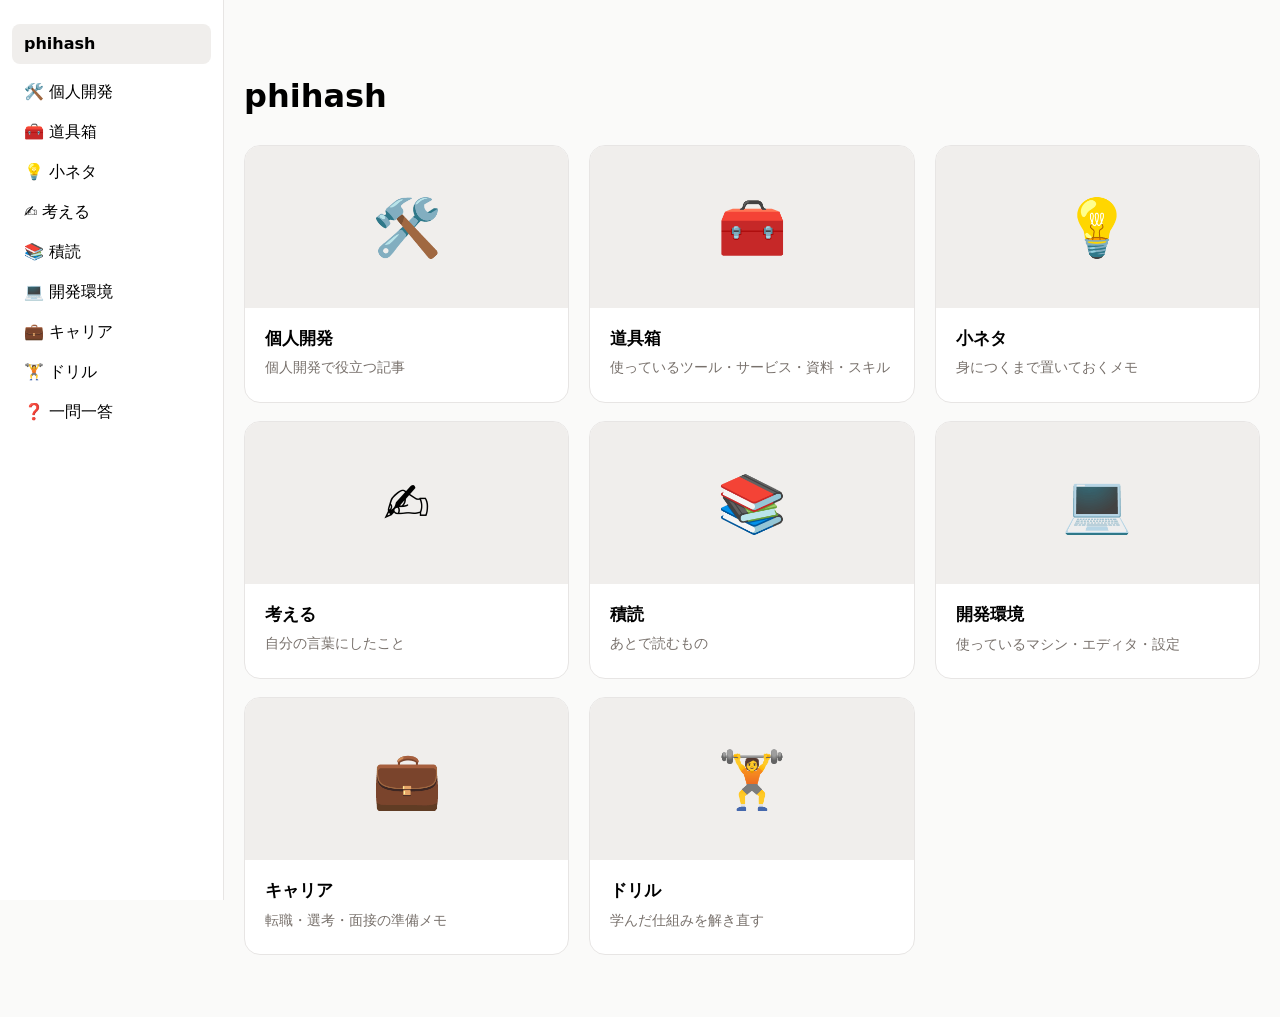
<file: index.html>
<!doctype html>
<html lang="ja">
  <head>
    <meta charset="utf-8" />
    <meta name="viewport" content="width=device-width, initial-scale=1" />
    <title>phihash</title>
    <link rel="stylesheet" href="nav.css" />
    <style>
      :root {
        color-scheme: light dark;
      }
      body {
        max-width: 72rem;
        margin: 0 auto;
        padding: 3rem 1.25rem;
        font-family: system-ui, sans-serif;
        line-height: 1.7;
        background: light-dark(#fafaf9, #111);
      }
      .cards {
        display: grid;
        grid-template-columns: repeat(auto-fill, minmax(16rem, 1fr));
        gap: 1.25rem;
        padding: 0;
        list-style: none;
      }
      .card {
        display: block;
        height: 100%;
        overflow: hidden;
        border: 1px solid light-dark(#e7e5e4, #2a2a2a);
        border-radius: 1rem;
        background: light-dark(#fff, #1a1a1a);
        color: inherit;
        text-decoration: none;
      }
      .thumb {
        display: grid;
        place-items: center;
        aspect-ratio: 2 / 1;
        background: light-dark(#f0eeec, #242424);
        font-size: 3.5rem;
      }
      .body {
        padding: 1rem 1.25rem 1.25rem;
      }
      .body h2 {
        margin: 0 0 0.25rem;
        font-size: 1.05rem;
      }
      .body p {
        margin: 0;
        font-size: 0.875rem;
        color: light-dark(#78716c, #a8a29e);
      }
    </style>
  </head>
  <body>
    <input type="checkbox" id="nav" class="nav-toggle" />
    <label for="nav" class="nav-open" aria-label="メニュー">☰</label>
    <label for="nav" class="nav-backdrop"></label>
    <nav class="drawer">
      <a class="home" href="index.html" aria-current="page">phihash</a>
      <a href="dev.html">🛠️ 個人開発</a>
      <a href="stack.html">🧰 道具箱</a>
      <a href="tips.html">💡 小ネタ</a>
      <a href="think.html">✍️ 考える</a>
      <a href="tsundoku.html">📚 積読</a>
      <a href="devenv.html">💻 開発環境</a>
      <a href="career.html">💼 キャリア</a>
      <a href="drill.html">🏋️ ドリル</a>
      <a href="qa.html">❓ 一問一答</a>
    </nav>
    <h1>phihash</h1>
    <ul class="cards">
      <li>
        <a class="card" href="dev.html">
          <div class="thumb">🛠️</div>
          <div class="body">
            <h2>個人開発</h2>
            <p>個人開発で役立つ記事</p>
          </div>
        </a>
      </li>
      <li>
        <a class="card" href="stack.html">
          <div class="thumb">🧰</div>
          <div class="body">
            <h2>道具箱</h2>
            <p>使っているツール・サービス・資料・スキル</p>
          </div>
        </a>
      </li>
      <li>
        <a class="card" href="tips.html">
          <div class="thumb">💡</div>
          <div class="body">
            <h2>小ネタ</h2>
            <p>身につくまで置いておくメモ</p>
          </div>
        </a>
      </li>
      <li>
        <a class="card" href="think.html">
          <div class="thumb">✍️</div>
          <div class="body">
            <h2>考える</h2>
            <p>自分の言葉にしたこと</p>
          </div>
        </a>
      </li>
      <li>
        <a class="card" href="tsundoku.html">
          <div class="thumb">📚</div>
          <div class="body">
            <h2>積読</h2>
            <p>あとで読むもの</p>
          </div>
        </a>
      </li>
      <li>
        <a class="card" href="devenv.html">
          <div class="thumb">💻</div>
          <div class="body">
            <h2>開発環境</h2>
            <p>使っているマシン・エディタ・設定</p>
          </div>
        </a>
      </li>
      <li>
        <a class="card" href="career.html">
          <div class="thumb">💼</div>
          <div class="body">
            <h2>キャリア</h2>
            <p>転職・選考・面接の準備メモ</p>
          </div>
        </a>
      </li>
      <li>
        <a class="card" href="drill.html">
          <div class="thumb">🏋️</div>
          <div class="body">
            <h2>ドリル</h2>
            <p>学んだ仕組みを解き直す</p>
          </div>
        </a>
      </li>
    </ul>
  </body>
</html>
</file>
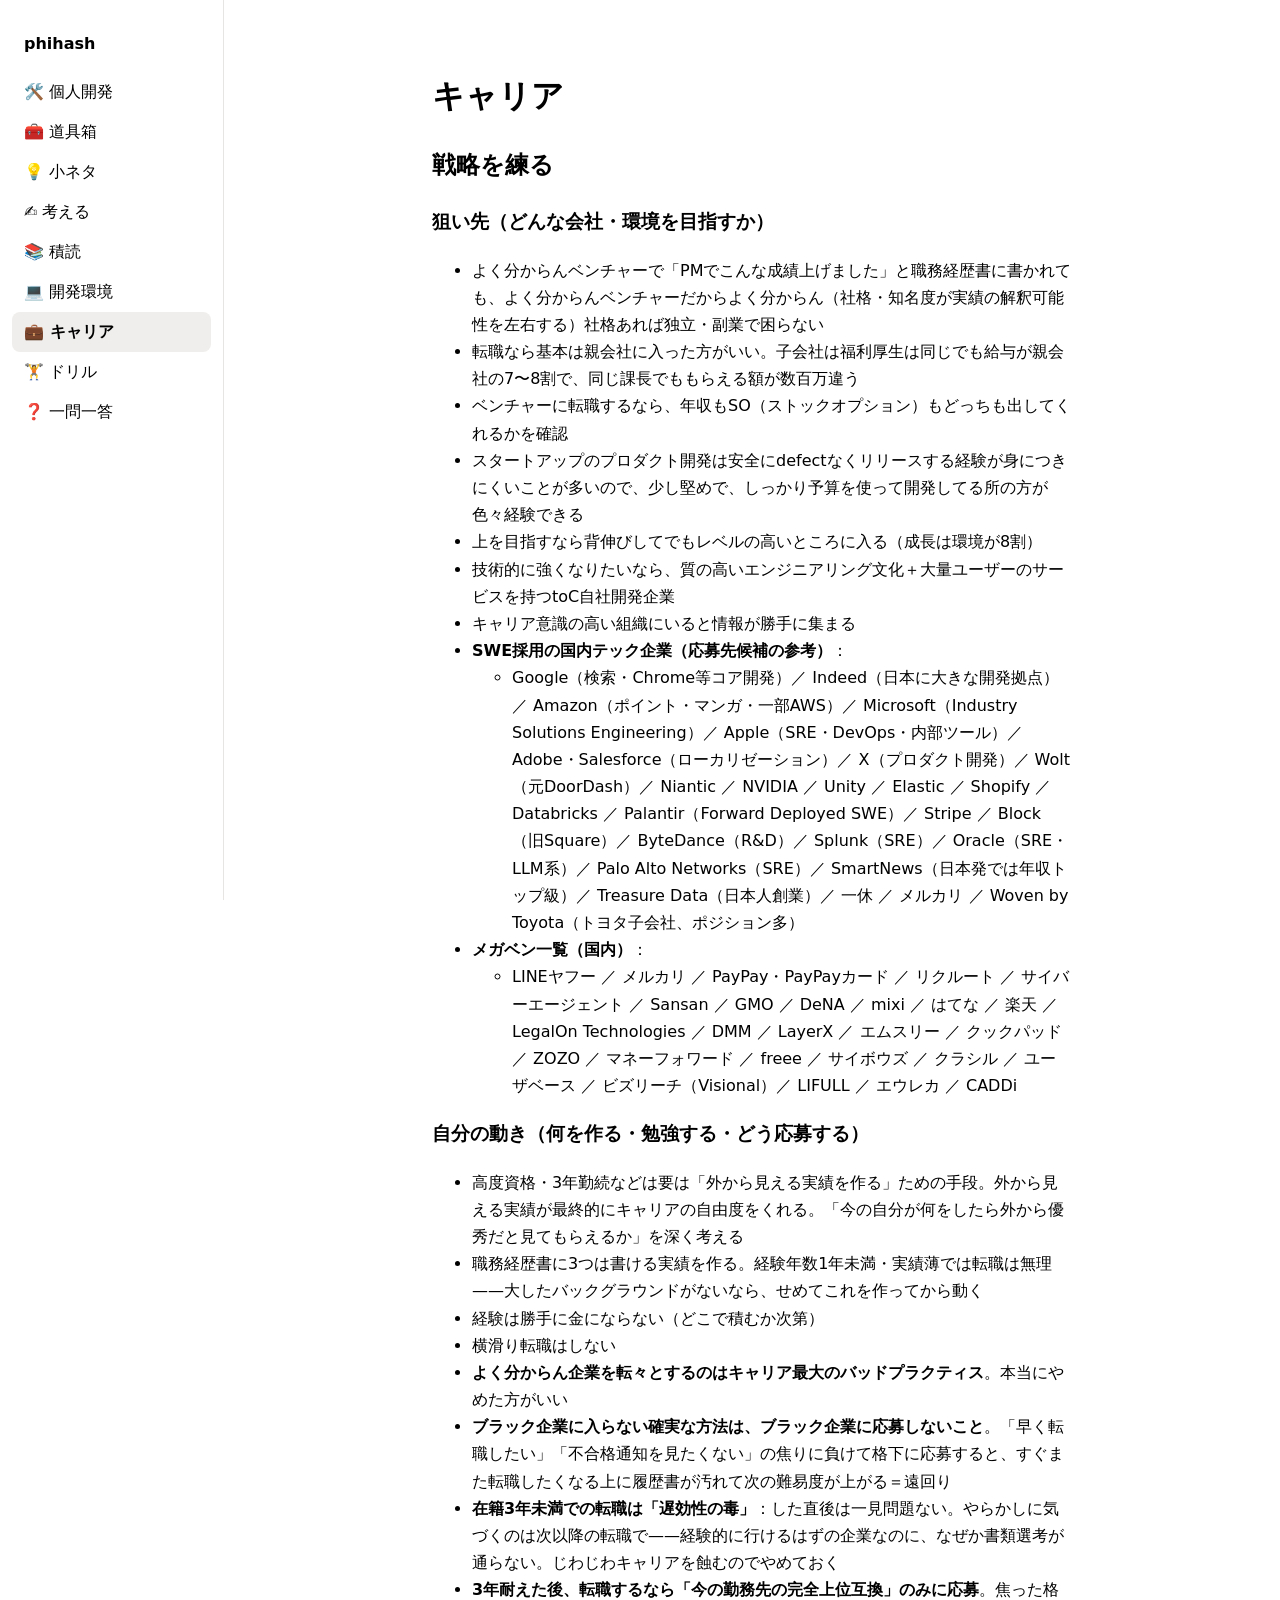
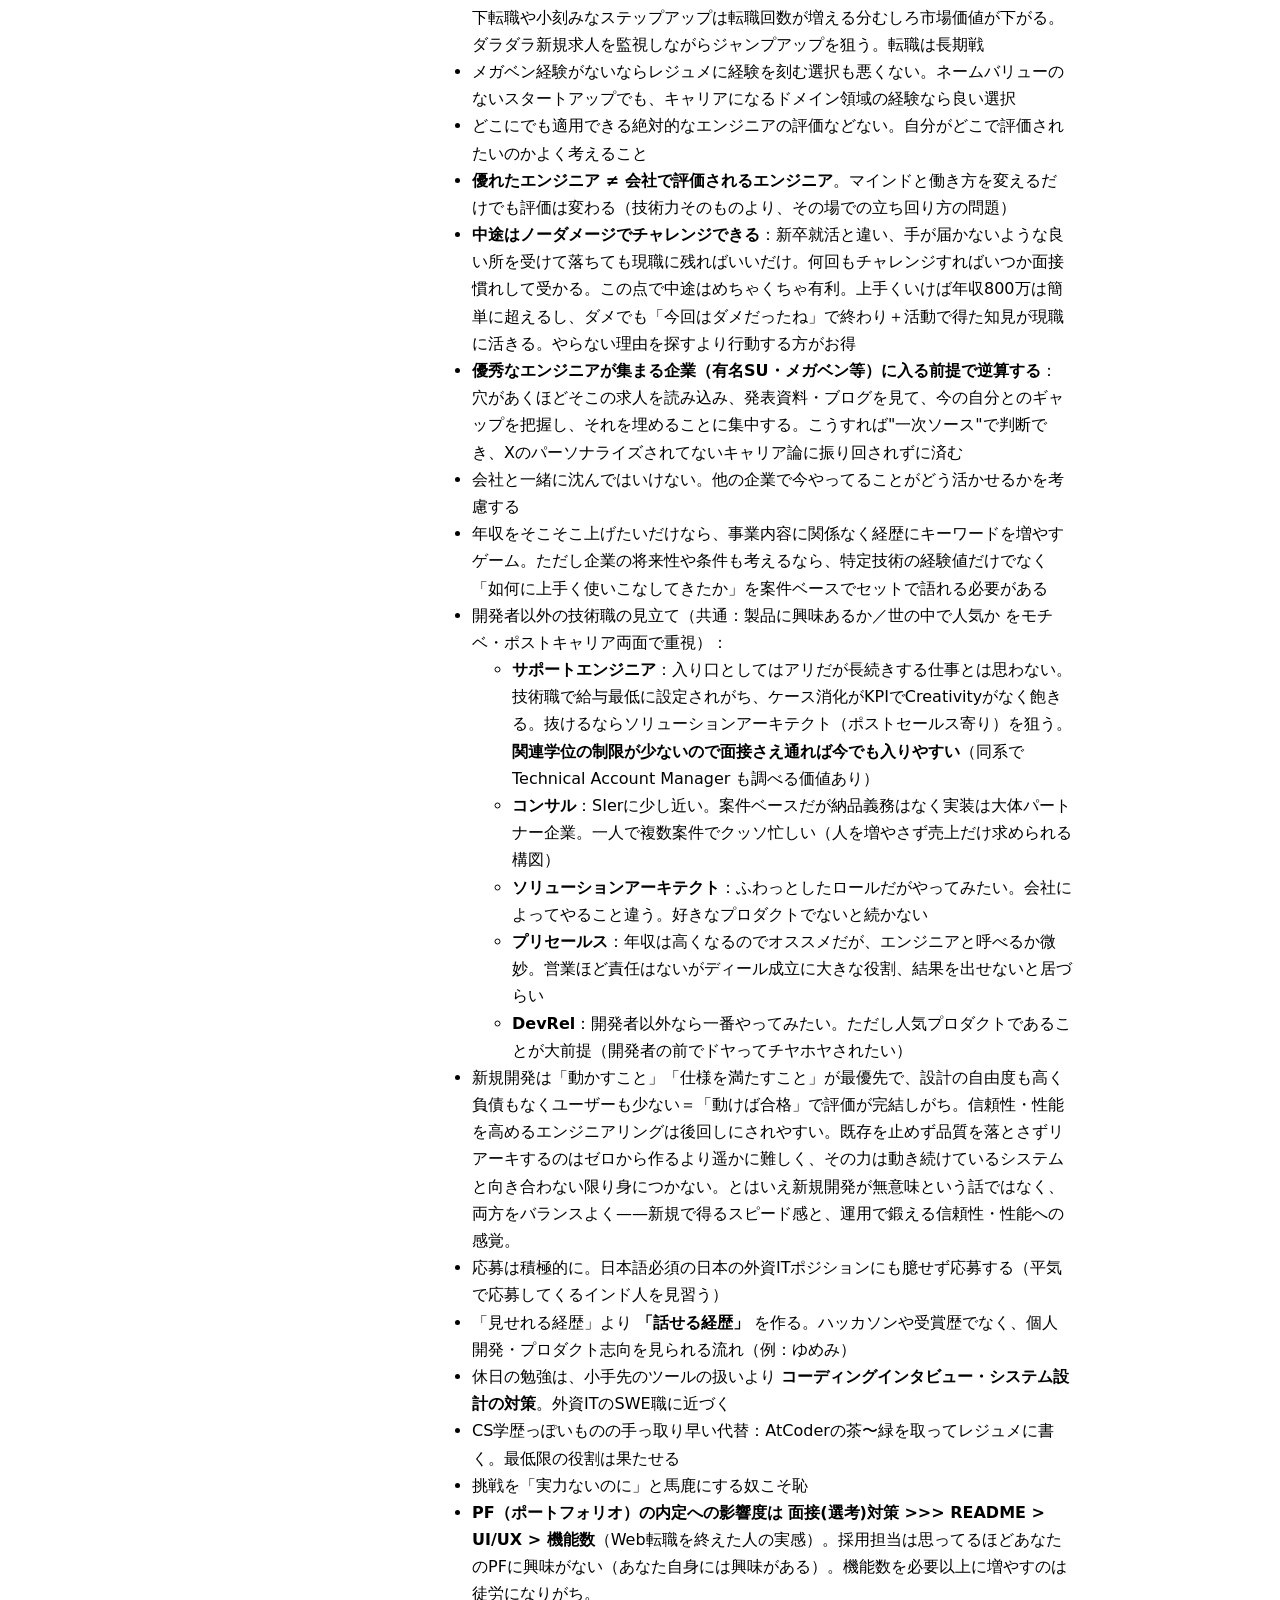
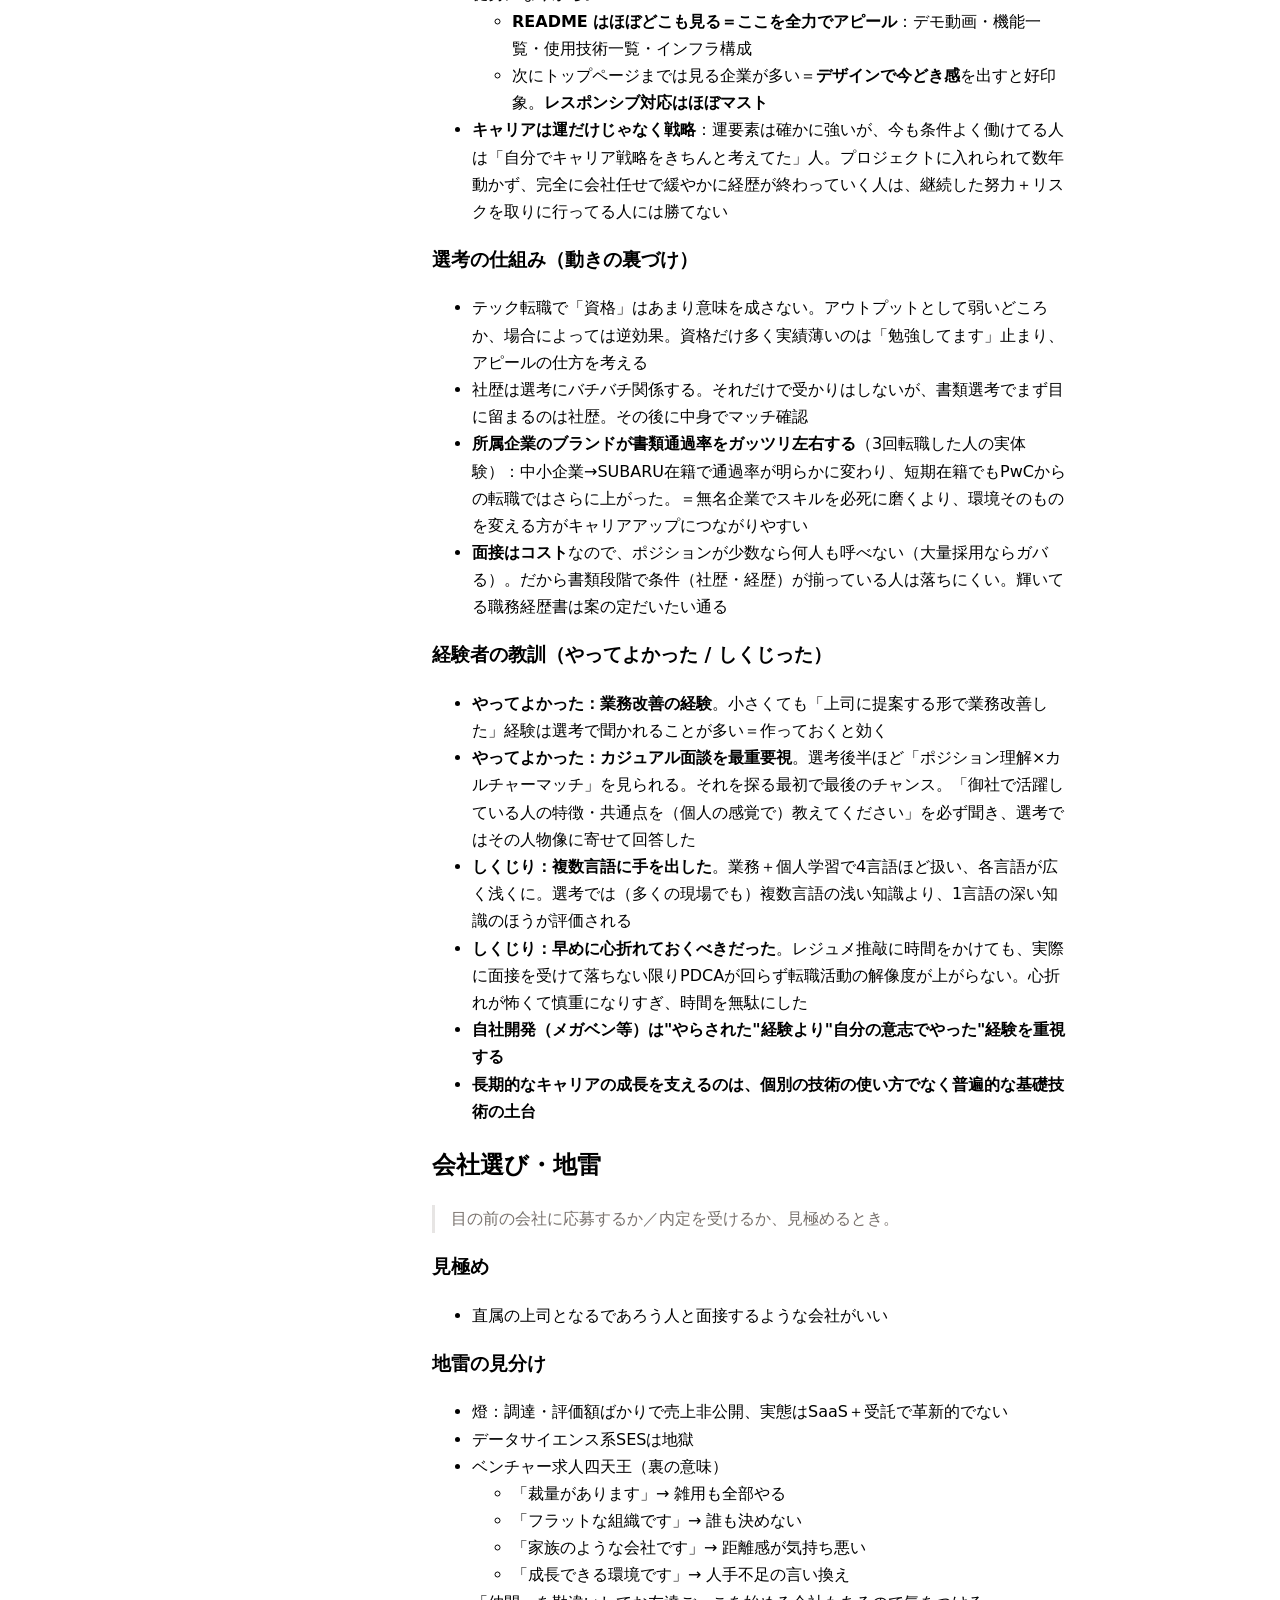
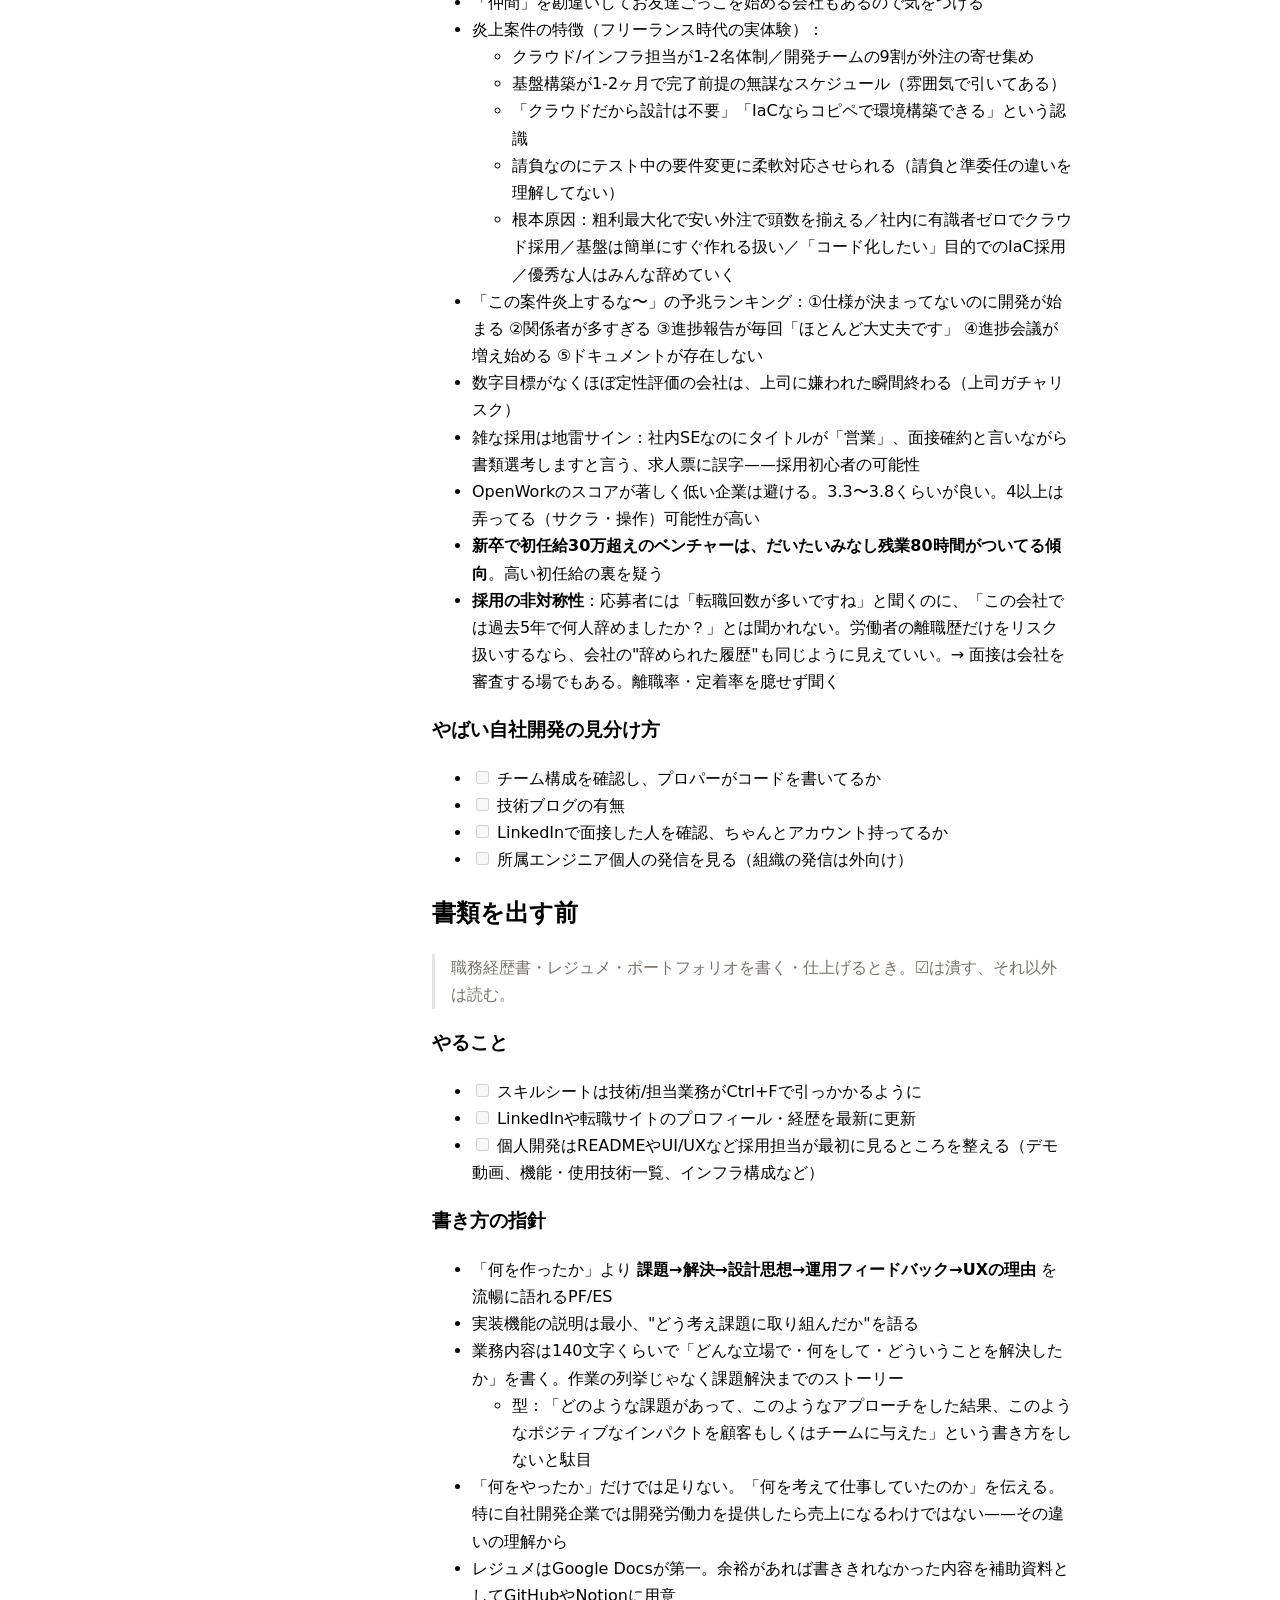
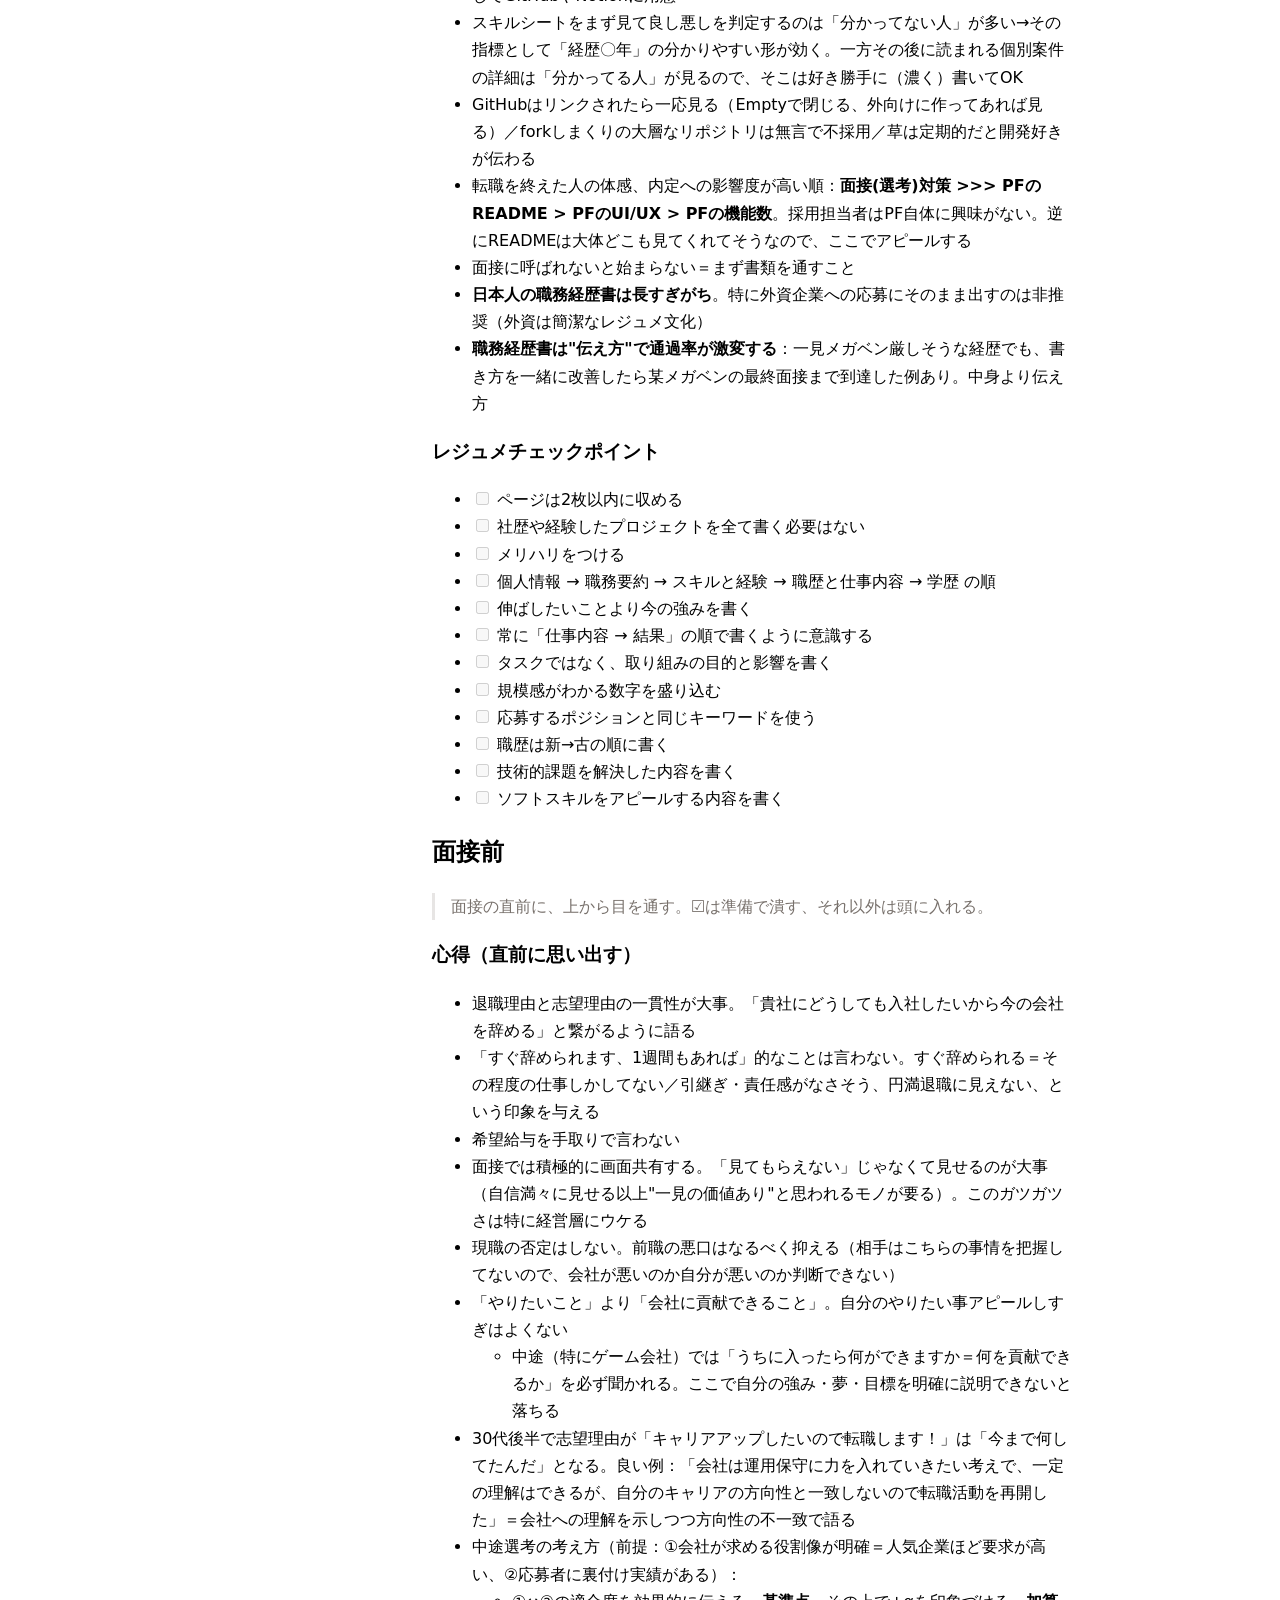
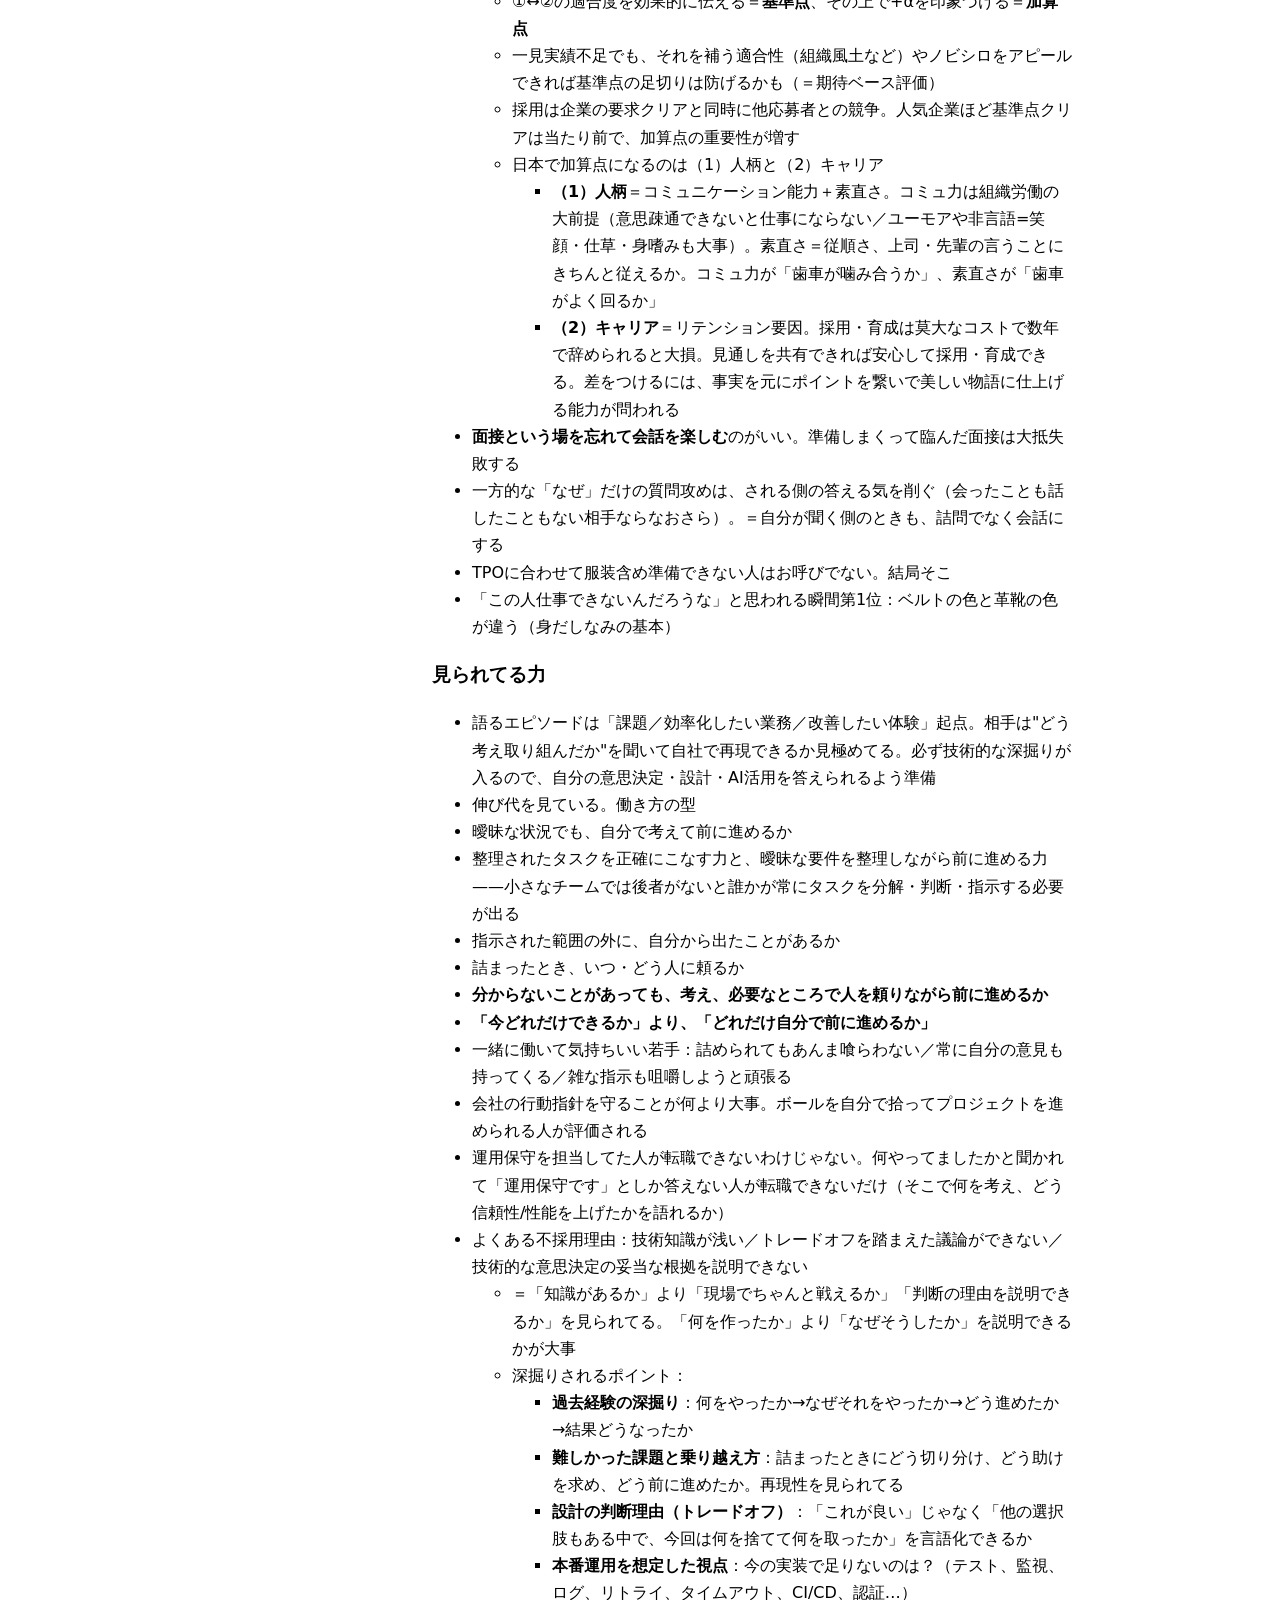
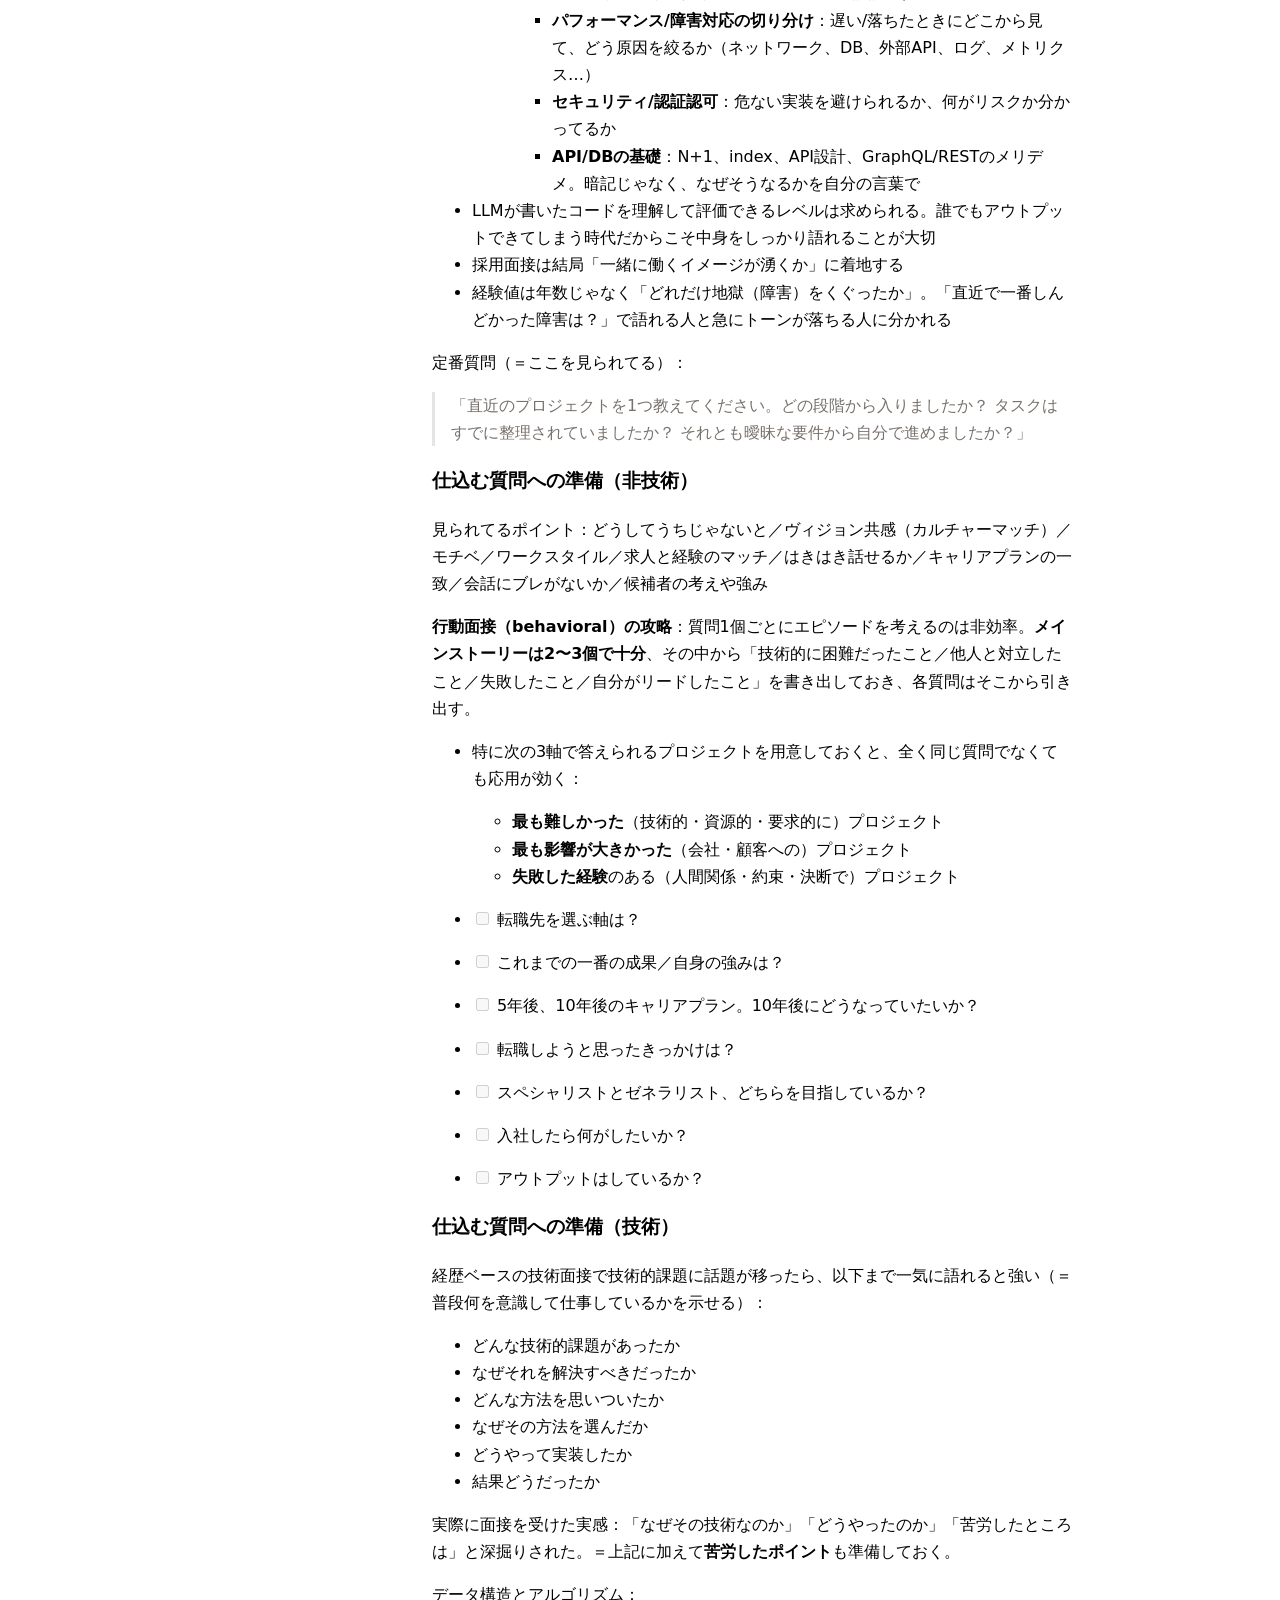
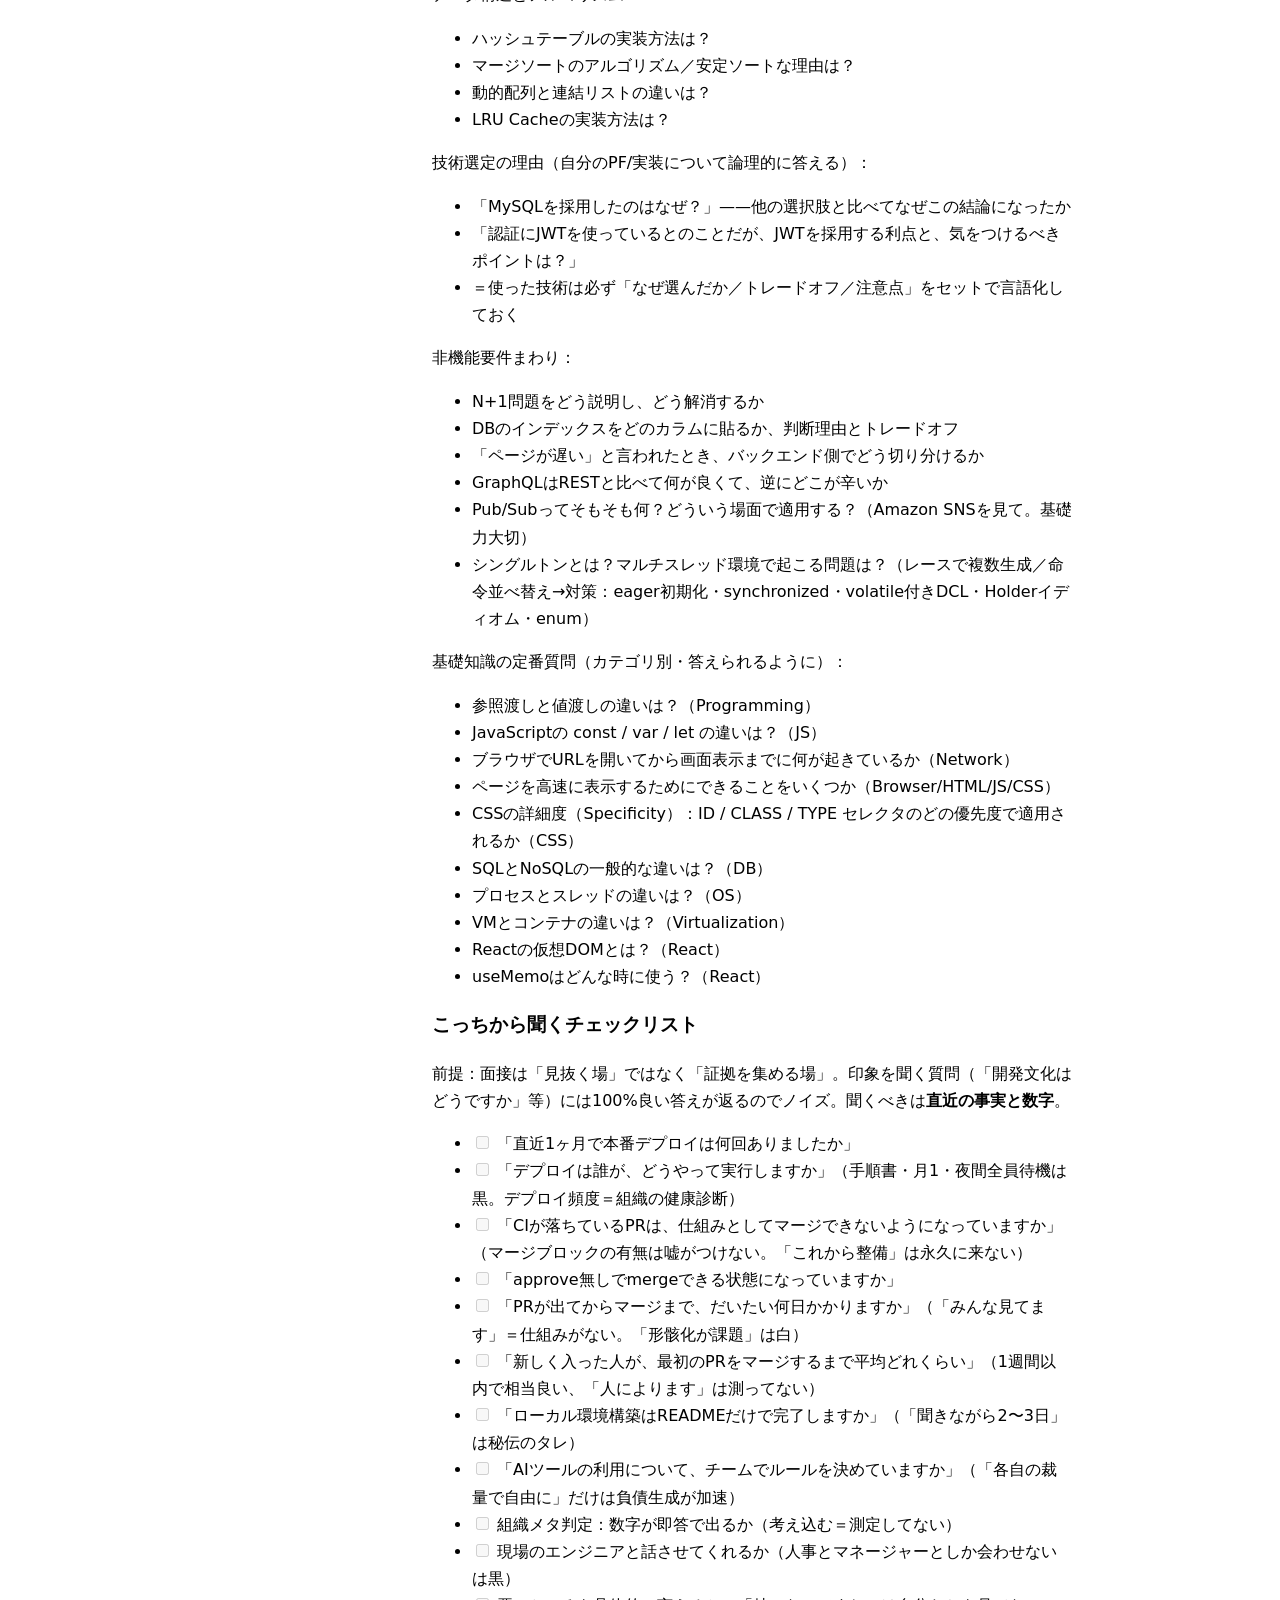
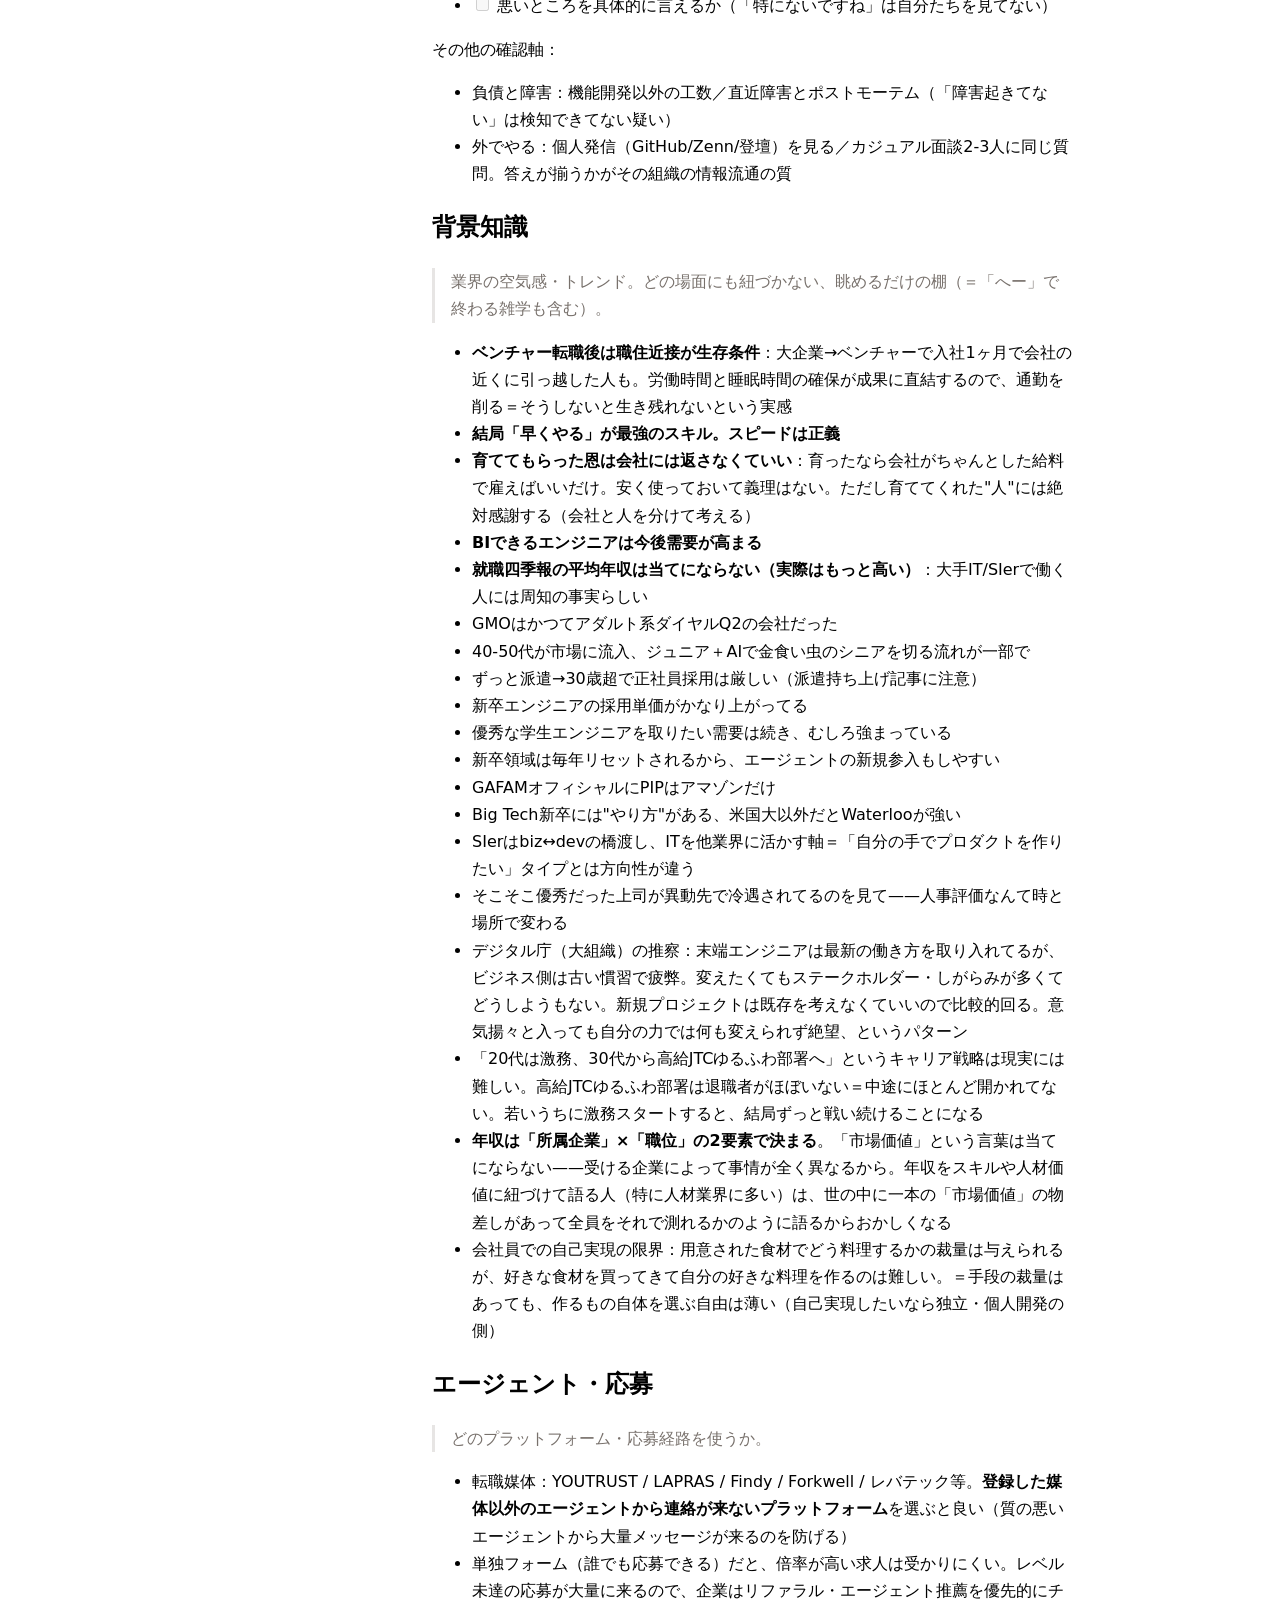
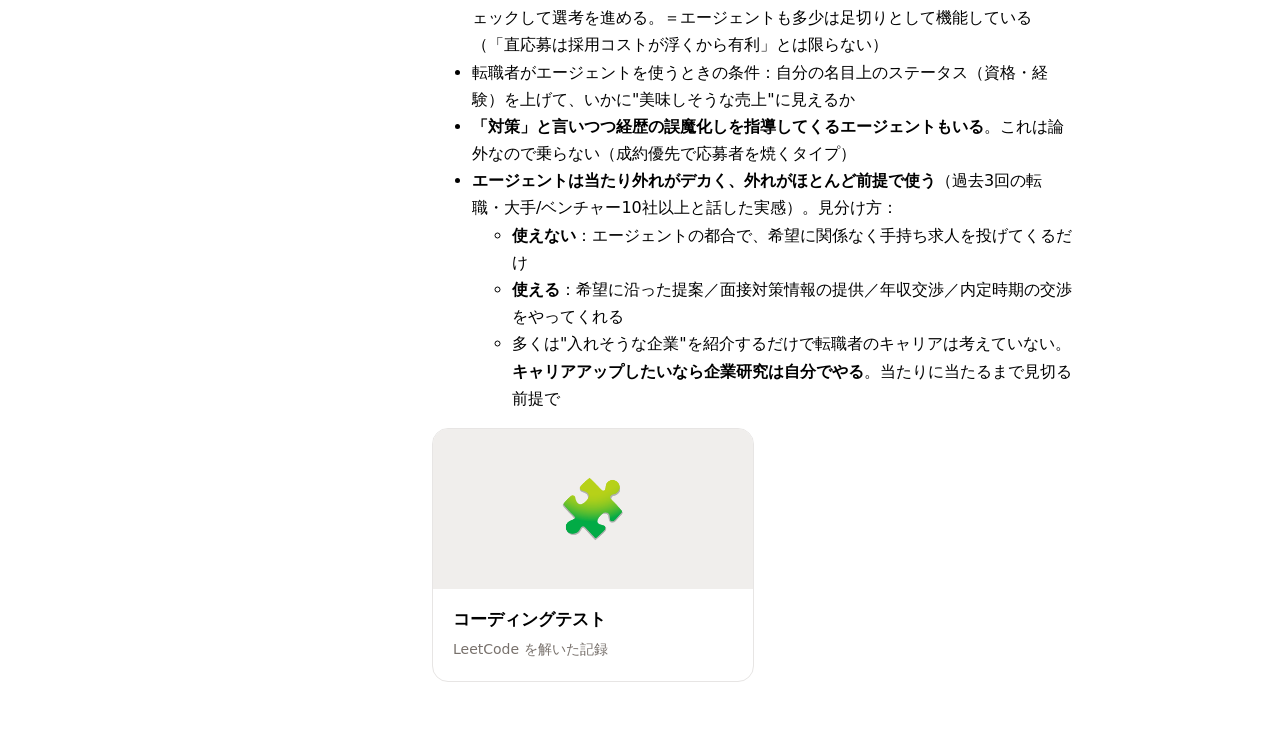
<file: career.html>
<!doctype html>
<html lang="ja">
  <head>
    <meta charset="utf-8" />
    <meta name="viewport" content="width=device-width, initial-scale=1" />
    <title>キャリア - phihash</title>
    <link rel="stylesheet" href="nav.css" />
    <style>
      :root {
        color-scheme: light dark;
      }
      body {
        max-width: 40rem;
        margin: 0 auto;
        padding: 3rem 1.25rem;
        font-family: system-ui, sans-serif;
        line-height: 1.7;
      }
      blockquote {
        margin-inline: 0;
        padding-left: 1rem;
        border-left: 3px solid light-dark(#e7e5e4, #2a2a2a);
        color: light-dark(#78716c, #a8a29e);
      }
      .card {
        display: block;
        max-width: 20rem;
        overflow: hidden;
        border: 1px solid light-dark(#e7e5e4, #2a2a2a);
        border-radius: 1rem;
        background: light-dark(#fff, #1a1a1a);
        color: inherit;
        text-decoration: none;
      }
      .thumb {
        display: grid;
        place-items: center;
        aspect-ratio: 2 / 1;
        background: light-dark(#f0eeec, #242424);
        font-size: 3.5rem;
      }
      .body {
        padding: 1rem 1.25rem 1.25rem;
      }
      .body h2 {
        margin: 0 0 0.25rem;
        font-size: 1.05rem;
      }
      .body p {
        margin: 0;
        font-size: 0.875rem;
        color: light-dark(#78716c, #a8a29e);
      }
    </style>
  </head>
  <body>
    <input type="checkbox" id="nav" class="nav-toggle" />
    <label for="nav" class="nav-open" aria-label="メニュー">☰</label>
    <label for="nav" class="nav-backdrop"></label>
    <nav class="drawer">
      <a class="home" href="index.html">phihash</a>
      <a href="dev.html">🛠️ 個人開発</a>
      <a href="stack.html">🧰 道具箱</a>
      <a href="tips.html">💡 小ネタ</a>
      <a href="think.html">✍️ 考える</a>
      <a href="tsundoku.html">📚 積読</a>
      <a href="devenv.html">💻 開発環境</a>
      <a href="career.html" aria-current="page">💼 キャリア</a>
      <a href="drill.html">🏋️ ドリル</a>
      <a href="qa.html">❓ 一問一答</a>
    </nav>
    <h1>キャリア</h1>

    <h2>戦略を練る</h2>
    <h3>狙い先（どんな会社・環境を目指すか）</h3>
    <ul>
    <li>よく分からんベンチャーで「PMでこんな成績上げました」と職務経歴書に書かれても、よく分からんベンチャーだからよく分からん（社格・知名度が実績の解釈可能性を左右する）社格あれば独立・副業で困らない</li>
    <li>転職なら基本は親会社に入った方がいい。子会社は福利厚生は同じでも給与が親会社の7〜8割で、同じ課長でももらえる額が数百万違う</li>
    <li>ベンチャーに転職するなら、年収もSO（ストックオプション）もどっちも出してくれるかを確認</li>
    <li>スタートアップのプロダクト開発は安全にdefectなくリリースする経験が身につきにくいことが多いので、少し堅めで、しっかり予算を使って開発してる所の方が色々経験できる</li>
    <li>上を目指すなら背伸びしてでもレベルの高いところに入る（成長は環境が8割）</li>
    <li>技術的に強くなりたいなら、質の高いエンジニアリング文化＋大量ユーザーのサービスを持つtoC自社開発企業</li>
    <li>キャリア意識の高い組織にいると情報が勝手に集まる</li>
    <li><strong>SWE採用の国内テック企業（応募先候補の参考）</strong>：<ul>
    <li>Google（検索・Chrome等コア開発）／ Indeed（日本に大きな開発拠点）／ Amazon（ポイント・マンガ・一部AWS）／ Microsoft（Industry Solutions Engineering）／ Apple（SRE・DevOps・内部ツール）／ Adobe・Salesforce（ローカリゼーション）／ X（プロダクト開発）／ Wolt（元DoorDash）／ Niantic ／ NVIDIA ／ Unity ／ Elastic ／ Shopify ／ Databricks ／ Palantir（Forward Deployed SWE）／ Stripe ／ Block（旧Square）／ ByteDance（R&amp;D）／ Splunk（SRE）／ Oracle（SRE・LLM系）／ Palo Alto Networks（SRE）／ SmartNews（日本発では年収トップ級）／ Treasure Data（日本人創業）／ 一休 ／ メルカリ ／ Woven by Toyota（トヨタ子会社、ポジション多）</li>
    </ul>
    </li>
    <li><strong>メガベン一覧（国内）</strong>：<ul>
    <li>LINEヤフー ／ メルカリ ／ PayPay・PayPayカード ／ リクルート ／ サイバーエージェント ／ Sansan ／ GMO ／ DeNA ／ mixi ／ はてな ／ 楽天 ／ LegalOn Technologies ／ DMM ／ LayerX ／ エムスリー ／ クックパッド ／ ZOZO ／ マネーフォワード ／ freee ／ サイボウズ ／ クラシル ／ ユーザベース ／ ビズリーチ（Visional）／ LIFULL ／ エウレカ ／ CADDi</li>
    </ul>
    </li>
    </ul>
    <h3>自分の動き（何を作る・勉強する・どう応募する）</h3>
    <ul>
    <li>高度資格・3年勤続などは要は「外から見える実績を作る」ための手段。外から見える実績が最終的にキャリアの自由度をくれる。「今の自分が何をしたら外から優秀だと見てもらえるか」を深く考える</li>
    <li>職務経歴書に3つは書ける実績を作る。経験年数1年未満・実績薄では転職は無理——大したバックグラウンドがないなら、せめてこれを作ってから動く</li>
    <li>経験は勝手に金にならない（どこで積むか次第）</li>
    <li>横滑り転職はしない</li>
    <li><strong>よく分からん企業を転々とするのはキャリア最大のバッドプラクティス</strong>。本当にやめた方がいい</li>
    <li><strong>ブラック企業に入らない確実な方法は、ブラック企業に応募しないこと</strong>。「早く転職したい」「不合格通知を見たくない」の焦りに負けて格下に応募すると、すぐまた転職したくなる上に履歴書が汚れて次の難易度が上がる＝遠回り</li>
    <li><strong>在籍3年未満での転職は「遅効性の毒」</strong>：した直後は一見問題ない。やらかしに気づくのは次以降の転職で——経験的に行けるはずの企業なのに、なぜか書類選考が通らない。じわじわキャリアを蝕むのでやめておく</li>
    <li><strong>3年耐えた後、転職するなら「今の勤務先の完全上位互換」のみに応募</strong>。焦った格下転職や小刻みなステップアップは転職回数が増える分むしろ市場価値が下がる。ダラダラ新規求人を監視しながらジャンプアップを狙う。転職は長期戦</li>
    <li>メガベン経験がないならレジュメに経験を刻む選択も悪くない。ネームバリューのないスタートアップでも、キャリアになるドメイン領域の経験なら良い選択</li>
    <li>どこにでも適用できる絶対的なエンジニアの評価などない。自分がどこで評価されたいのかよく考えること</li>
    <li><strong>優れたエンジニア ≠ 会社で評価されるエンジニア</strong>。マインドと働き方を変えるだけでも評価は変わる（技術力そのものより、その場での立ち回り方の問題）</li>
    <li><strong>中途はノーダメージでチャレンジできる</strong>：新卒就活と違い、手が届かないような良い所を受けて落ちても現職に残ればいいだけ。何回もチャレンジすればいつか面接慣れして受かる。この点で中途はめちゃくちゃ有利。上手くいけば年収800万は簡単に超えるし、ダメでも「今回はダメだったね」で終わり＋活動で得た知見が現職に活きる。やらない理由を探すより行動する方がお得</li>
    <li><strong>優秀なエンジニアが集まる企業（有名SU・メガベン等）に入る前提で逆算する</strong>：穴があくほどそこの求人を読み込み、発表資料・ブログを見て、今の自分とのギャップを把握し、それを埋めることに集中する。こうすれば&quot;一次ソース&quot;で判断でき、Xのパーソナライズされてないキャリア論に振り回されずに済む</li>
    <li>会社と一緒に沈んではいけない。他の企業で今やってることがどう活かせるかを考慮する</li>
    <li>年収をそこそこ上げたいだけなら、事業内容に関係なく経歴にキーワードを増やすゲーム。ただし企業の将来性や条件も考えるなら、特定技術の経験値だけでなく「如何に上手く使いこなしてきたか」を案件ベースでセットで語れる必要がある</li>
    <li>開発者以外の技術職の見立て（共通：製品に興味あるか／世の中で人気か をモチベ・ポストキャリア両面で重視）：<ul>
    <li><strong>サポートエンジニア</strong>：入り口としてはアリだが長続きする仕事とは思わない。技術職で給与最低に設定されがち、ケース消化がKPIでCreativityがなく飽きる。抜けるならソリューションアーキテクト（ポストセールス寄り）を狙う。<strong>関連学位の制限が少ないので面接さえ通れば今でも入りやすい</strong>（同系で Technical Account Manager も調べる価値あり）</li>
    <li><strong>コンサル</strong>：SIerに少し近い。案件ベースだが納品義務はなく実装は大体パートナー企業。一人で複数案件でクッソ忙しい（人を増やさず売上だけ求められる構図）</li>
    <li><strong>ソリューションアーキテクト</strong>：ふわっとしたロールだがやってみたい。会社によってやること違う。好きなプロダクトでないと続かない</li>
    <li><strong>プリセールス</strong>：年収は高くなるのでオススメだが、エンジニアと呼べるか微妙。営業ほど責任はないがディール成立に大きな役割、結果を出せないと居づらい</li>
    <li><strong>DevRel</strong>：開発者以外なら一番やってみたい。ただし人気プロダクトであることが大前提（開発者の前でドヤってチヤホヤされたい）</li>
    </ul>
    </li>
    <li>新規開発は「動かすこと」「仕様を満たすこと」が最優先で、設計の自由度も高く負債もなくユーザーも少ない＝「動けば合格」で評価が完結しがち。信頼性・性能を高めるエンジニアリングは後回しにされやすい。既存を止めず品質を落とさずリアーキするのはゼロから作るより遥かに難しく、その力は動き続けているシステムと向き合わない限り身につかない。とはいえ新規開発が無意味という話ではなく、両方をバランスよく——新規で得るスピード感と、運用で鍛える信頼性・性能への感覚。</li>
    <li>応募は積極的に。日本語必須の日本の外資ITポジションにも臆せず応募する（平気で応募してくるインド人を見習う）</li>
    <li>「見せれる経歴」より <strong>「話せる経歴」</strong> を作る。ハッカソンや受賞歴でなく、個人開発・プロダクト志向を見られる流れ（例：ゆめみ）</li>
    <li>休日の勉強は、小手先のツールの扱いより <strong>コーディングインタビュー・システム設計の対策</strong>。外資ITのSWE職に近づく</li>
    <li>CS学歴っぽいものの手っ取り早い代替：AtCoderの茶〜緑を取ってレジュメに書く。最低限の役割は果たせる</li>
    <li>挑戦を「実力ないのに」と馬鹿にする奴こそ恥</li>
    <li><strong>PF（ポートフォリオ）の内定への影響度は 面接(選考)対策 &gt;&gt;&gt; README &gt; UI/UX &gt; 機能数</strong>（Web転職を終えた人の実感）。採用担当は思ってるほどあなたのPFに興味がない（あなた自身には興味がある）。機能数を必要以上に増やすのは徒労になりがち。<ul>
    <li><strong>README はほぼどこも見る＝ここを全力でアピール</strong>：デモ動画・機能一覧・使用技術一覧・インフラ構成</li>
    <li>次にトップページまでは見る企業が多い＝<strong>デザインで今どき感</strong>を出すと好印象。<strong>レスポンシブ対応はほぼマスト</strong></li>
    </ul>
    </li>
    <li><strong>キャリアは運だけじゃなく戦略</strong>：運要素は確かに強いが、今も条件よく働けてる人は「自分でキャリア戦略をきちんと考えてた」人。プロジェクトに入れられて数年動かず、完全に会社任せで緩やかに経歴が終わっていく人は、継続した努力＋リスクを取りに行ってる人には勝てない</li>
    </ul>
    <h3>選考の仕組み（動きの裏づけ）</h3>
    <ul>
    <li>テック転職で「資格」はあまり意味を成さない。アウトプットとして弱いどころか、場合によっては逆効果。資格だけ多く実績薄いのは「勉強してます」止まり、アピールの仕方を考える</li>
    <li>社歴は選考にバチバチ関係する。それだけで受かりはしないが、書類選考でまず目に留まるのは社歴。その後に中身でマッチ確認</li>
    <li><strong>所属企業のブランドが書類通過率をガッツリ左右する</strong>（3回転職した人の実体験）：中小企業→SUBARU在籍で通過率が明らかに変わり、短期在籍でもPwCからの転職ではさらに上がった。＝無名企業でスキルを必死に磨くより、環境そのものを変える方がキャリアアップにつながりやすい</li>
    <li><strong>面接はコスト</strong>なので、ポジションが少数なら何人も呼べない（大量採用ならガバる）。だから書類段階で条件（社歴・経歴）が揃っている人は落ちにくい。輝いてる職務経歴書は案の定だいたい通る</li>
    </ul>
    <h3>経験者の教訓（やってよかった / しくじった）</h3>
    <ul>
    <li><strong>やってよかった：業務改善の経験</strong>。小さくても「上司に提案する形で業務改善した」経験は選考で聞かれることが多い＝作っておくと効く</li>
    <li><strong>やってよかった：カジュアル面談を最重要視</strong>。選考後半ほど「ポジション理解×カルチャーマッチ」を見られる。それを探る最初で最後のチャンス。「御社で活躍している人の特徴・共通点を（個人の感覚で）教えてください」を必ず聞き、選考ではその人物像に寄せて回答した</li>
    <li><strong>しくじり：複数言語に手を出した</strong>。業務＋個人学習で4言語ほど扱い、各言語が広く浅くに。選考では（多くの現場でも）複数言語の浅い知識より、1言語の深い知識のほうが評価される</li>
    <li><strong>しくじり：早めに心折れておくべきだった</strong>。レジュメ推敲に時間をかけても、実際に面接を受けて落ちない限りPDCAが回らず転職活動の解像度が上がらない。心折れが怖くて慎重になりすぎ、時間を無駄にした</li>
    <li><strong>自社開発（メガベン等）は&quot;やらされた&quot;経験より&quot;自分の意志でやった&quot;経験を重視する</strong></li>
    <li><strong>長期的なキャリアの成長を支えるのは、個別の技術の使い方でなく普遍的な基礎技術の土台</strong></li>
    </ul>
    <h2>会社選び・地雷</h2>
    <blockquote>
    <p>目の前の会社に応募するか／内定を受けるか、見極めるとき。</p>
    </blockquote>
    <h3>見極め</h3>
    <ul>
    <li>直属の上司となるであろう人と面接するような会社がいい</li>
    </ul>
    <h3>地雷の見分け</h3>
    <ul>
    <li>燈：調達・評価額ばかりで売上非公開、実態はSaaS＋受託で革新的でない</li>
    <li>データサイエンス系SESは地獄</li>
    <li>ベンチャー求人四天王（裏の意味）<ul>
    <li>「裁量があります」→ 雑用も全部やる</li>
    <li>「フラットな組織です」→ 誰も決めない</li>
    <li>「家族のような会社です」→ 距離感が気持ち悪い</li>
    <li>「成長できる環境です」→ 人手不足の言い換え</li>
    </ul>
    </li>
    <li>「仲間」を勘違いしてお友達ごっこを始める会社もあるので気をつける</li>
    <li>炎上案件の特徴（フリーランス時代の実体験）：<ul>
    <li>クラウド/インフラ担当が1-2名体制／開発チームの9割が外注の寄せ集め</li>
    <li>基盤構築が1-2ヶ月で完了前提の無謀なスケジュール（雰囲気で引いてある）</li>
    <li>「クラウドだから設計は不要」「IaCならコピペで環境構築できる」という認識</li>
    <li>請負なのにテスト中の要件変更に柔軟対応させられる（請負と準委任の違いを理解してない）</li>
    <li>根本原因：粗利最大化で安い外注で頭数を揃える／社内に有識者ゼロでクラウド採用／基盤は簡単にすぐ作れる扱い／「コード化したい」目的でのIaC採用／優秀な人はみんな辞めていく</li>
    </ul>
    </li>
    <li>「この案件炎上するな〜」の予兆ランキング：①仕様が決まってないのに開発が始まる ②関係者が多すぎる ③進捗報告が毎回「ほとんど大丈夫です」 ④進捗会議が増え始める ⑤ドキュメントが存在しない</li>
    <li>数字目標がなくほぼ定性評価の会社は、上司に嫌われた瞬間終わる（上司ガチャリスク）</li>
    <li>雑な採用は地雷サイン：社内SEなのにタイトルが「営業」、面接確約と言いながら書類選考しますと言う、求人票に誤字——採用初心者の可能性</li>
    <li>OpenWorkのスコアが著しく低い企業は避ける。3.3〜3.8くらいが良い。4以上は弄ってる（サクラ・操作）可能性が高い</li>
    <li><strong>新卒で初任給30万超えのベンチャーは、だいたいみなし残業80時間がついてる傾向</strong>。高い初任給の裏を疑う</li>
    <li><strong>採用の非対称性</strong>：応募者には「転職回数が多いですね」と聞くのに、「この会社では過去5年で何人辞めましたか？」とは聞かれない。労働者の離職歴だけをリスク扱いするなら、会社の&quot;辞められた履歴&quot;も同じように見えていい。→ 面接は会社を審査する場でもある。離職率・定着率を臆せず聞く</li>
    </ul>
    <h3>やばい自社開発の見分け方</h3>
    <ul>
    <li><input disabled="" type="checkbox"> チーム構成を確認し、プロパーがコードを書いてるか</li>
    <li><input disabled="" type="checkbox"> 技術ブログの有無</li>
    <li><input disabled="" type="checkbox"> LinkedInで面接した人を確認、ちゃんとアカウント持ってるか</li>
    <li><input disabled="" type="checkbox"> 所属エンジニア個人の発信を見る（組織の発信は外向け）</li>
    </ul>
    <h2>書類を出す前</h2>
    <blockquote>
    <p>職務経歴書・レジュメ・ポートフォリオを書く・仕上げるとき。☑は潰す、それ以外は読む。</p>
    </blockquote>
    <h3>やること</h3>
    <ul>
    <li><input disabled="" type="checkbox"> スキルシートは技術/担当業務がCtrl+Fで引っかかるように</li>
    <li><input disabled="" type="checkbox"> LinkedInや転職サイトのプロフィール・経歴を最新に更新</li>
    <li><input disabled="" type="checkbox"> 個人開発はREADMEやUI/UXなど採用担当が最初に見るところを整える（デモ動画、機能・使用技術一覧、インフラ構成など）</li>
    </ul>
    <h3>書き方の指針</h3>
    <ul>
    <li>「何を作ったか」より <strong>課題→解決→設計思想→運用フィードバック→UXの理由</strong> を流暢に語れるPF/ES</li>
    <li>実装機能の説明は最小、&quot;どう考え課題に取り組んだか&quot;を語る</li>
    <li>業務内容は140文字くらいで「どんな立場で・何をして・どういうことを解決したか」を書く。作業の列挙じゃなく課題解決までのストーリー<ul>
    <li>型：「どのような課題があって、このようなアプローチをした結果、このようなポジティブなインパクトを顧客もしくはチームに与えた」という書き方をしないと駄目</li>
    </ul>
    </li>
    <li>「何をやったか」だけでは足りない。「何を考えて仕事していたのか」を伝える。特に自社開発企業では開発労働力を提供したら売上になるわけではない——その違いの理解から</li>
    <li>レジュメはGoogle Docsが第一。余裕があれば書ききれなかった内容を補助資料としてGitHubやNotionに用意</li>
    <li>スキルシートをまず見て良し悪しを判定するのは「分かってない人」が多い→その指標として「経歴〇年」の分かりやすい形が効く。一方その後に読まれる個別案件の詳細は「分かってる人」が見るので、そこは好き勝手に（濃く）書いてOK</li>
    <li>GitHubはリンクされたら一応見る（Emptyで閉じる、外向けに作ってあれば見る）／forkしまくりの大層なリポジトリは無言で不採用／草は定期的だと開発好きが伝わる</li>
    <li>転職を終えた人の体感、内定への影響度が高い順：<strong>面接(選考)対策 &gt;&gt;&gt; PFのREADME &gt; PFのUI/UX &gt; PFの機能数</strong>。採用担当者はPF自体に興味がない。逆にREADMEは大体どこも見てくれてそうなので、ここでアピールする</li>
    <li>面接に呼ばれないと始まらない＝まず書類を通すこと</li>
    <li><strong>日本人の職務経歴書は長すぎがち</strong>。特に外資企業への応募にそのまま出すのは非推奨（外資は簡潔なレジュメ文化）</li>
    <li><strong>職務経歴書は&quot;伝え方&quot;で通過率が激変する</strong>：一見メガベン厳しそうな経歴でも、書き方を一緒に改善したら某メガベンの最終面接まで到達した例あり。中身より伝え方</li>
    </ul>
    <h3>レジュメチェックポイント</h3>
    <ul>
    <li><input disabled="" type="checkbox"> ページは2枚以内に収める</li>
    <li><input disabled="" type="checkbox"> 社歴や経験したプロジェクトを全て書く必要はない</li>
    <li><input disabled="" type="checkbox"> メリハリをつける</li>
    <li><input disabled="" type="checkbox"> 個人情報 → 職務要約 → スキルと経験 → 職歴と仕事内容 → 学歴 の順</li>
    <li><input disabled="" type="checkbox"> 伸ばしたいことより今の強みを書く</li>
    <li><input disabled="" type="checkbox"> 常に「仕事内容 → 結果」の順で書くように意識する</li>
    <li><input disabled="" type="checkbox"> タスクではなく、取り組みの目的と影響を書く</li>
    <li><input disabled="" type="checkbox"> 規模感がわかる数字を盛り込む</li>
    <li><input disabled="" type="checkbox"> 応募するポジションと同じキーワードを使う</li>
    <li><input disabled="" type="checkbox"> 職歴は新→古の順に書く</li>
    <li><input disabled="" type="checkbox"> 技術的課題を解決した内容を書く</li>
    <li><input disabled="" type="checkbox"> ソフトスキルをアピールする内容を書く</li>
    </ul>
    <h2>面接前</h2>
    <blockquote>
    <p>面接の直前に、上から目を通す。☑は準備で潰す、それ以外は頭に入れる。</p>
    </blockquote>
    <h3>心得（直前に思い出す）</h3>
    <ul>
    <li>退職理由と志望理由の一貫性が大事。「貴社にどうしても入社したいから今の会社を辞める」と繋がるように語る</li>
    <li>「すぐ辞められます、1週間もあれば」的なことは言わない。すぐ辞められる＝その程度の仕事しかしてない／引継ぎ・責任感がなさそう、円満退職に見えない、という印象を与える</li>
    <li>希望給与を手取りで言わない</li>
    <li>面接では積極的に画面共有する。「見てもらえない」じゃなくて見せるのが大事（自信満々に見せる以上&quot;一見の価値あり&quot;と思われるモノが要る）。このガツガツさは特に経営層にウケる</li>
    <li>現職の否定はしない。前職の悪口はなるべく抑える（相手はこちらの事情を把握してないので、会社が悪いのか自分が悪いのか判断できない）</li>
    <li>「やりたいこと」より「会社に貢献できること」。自分のやりたい事アピールしすぎはよくない<ul>
    <li>中途（特にゲーム会社）では「うちに入ったら何ができますか＝何を貢献できるか」を必ず聞かれる。ここで自分の強み・夢・目標を明確に説明できないと落ちる</li>
    </ul>
    </li>
    <li>30代後半で志望理由が「キャリアアップしたいので転職します！」は「今まで何してたんだ」となる。良い例：「会社は運用保守に力を入れていきたい考えで、一定の理解はできるが、自分のキャリアの方向性と一致しないので転職活動を再開した」＝会社への理解を示しつつ方向性の不一致で語る</li>
    <li>中途選考の考え方（前提：①会社が求める役割像が明確＝人気企業ほど要求が高い、②応募者に裏付け実績がある）：<ul>
    <li>①↔②の適合度を効果的に伝える＝<strong>基準点</strong>、その上で+αを印象づける＝<strong>加算点</strong></li>
    <li>一見実績不足でも、それを補う適合性（組織風土など）やノビシロをアピールできれば基準点の足切りは防げるかも（＝期待ベース評価）</li>
    <li>採用は企業の要求クリアと同時に他応募者との競争。人気企業ほど基準点クリアは当たり前で、加算点の重要性が増す</li>
    <li>日本で加算点になるのは（1）人柄と（2）キャリア<ul>
    <li><strong>（1）人柄</strong>＝コミュニケーション能力＋素直さ。コミュ力は組織労働の大前提（意思疎通できないと仕事にならない／ユーモアや非言語=笑顔・仕草・身嗜みも大事）。素直さ＝従順さ、上司・先輩の言うことにきちんと従えるか。コミュ力が「歯車が噛み合うか」、素直さが「歯車がよく回るか」</li>
    <li><strong>（2）キャリア</strong>＝リテンション要因。採用・育成は莫大なコストで数年で辞められると大損。見通しを共有できれば安心して採用・育成できる。差をつけるには、事実を元にポイントを繋いで美しい物語に仕上げる能力が問われる</li>
    </ul>
    </li>
    </ul>
    </li>
    <li><strong>面接という場を忘れて会話を楽しむ</strong>のがいい。準備しまくって臨んだ面接は大抵失敗する</li>
    <li>一方的な「なぜ」だけの質問攻めは、される側の答える気を削ぐ（会ったことも話したこともない相手ならなおさら）。＝自分が聞く側のときも、詰問でなく会話にする</li>
    <li>TPOに合わせて服装含め準備できない人はお呼びでない。結局そこ</li>
    <li>「この人仕事できないんだろうな」と思われる瞬間第1位：ベルトの色と革靴の色が違う（身だしなみの基本）</li>
    </ul>
    <h3>見られてる力</h3>
    <ul>
    <li>語るエピソードは「課題／効率化したい業務／改善したい体験」起点。相手は&quot;どう考え取り組んだか&quot;を聞いて自社で再現できるか見極めてる。必ず技術的な深掘りが入るので、自分の意思決定・設計・AI活用を答えられるよう準備</li>
    <li>伸び代を見ている。働き方の型</li>
    <li>曖昧な状況でも、自分で考えて前に進めるか</li>
    <li>整理されたタスクを正確にこなす力と、曖昧な要件を整理しながら前に進める力——小さなチームでは後者がないと誰かが常にタスクを分解・判断・指示する必要が出る</li>
    <li>指示された範囲の外に、自分から出たことがあるか</li>
    <li>詰まったとき、いつ・どう人に頼るか</li>
    <li><strong>分からないことがあっても、考え、必要なところで人を頼りながら前に進めるか</strong></li>
    <li><strong>「今どれだけできるか」より、「どれだけ自分で前に進めるか」</strong></li>
    <li>一緒に働いて気持ちいい若手：詰められてもあんま喰らわない／常に自分の意見も持ってくる／雑な指示も咀嚼しようと頑張る</li>
    <li>会社の行動指針を守ることが何より大事。ボールを自分で拾ってプロジェクトを進められる人が評価される</li>
    <li>運用保守を担当してた人が転職できないわけじゃない。何やってましたかと聞かれて「運用保守です」としか答えない人が転職できないだけ（そこで何を考え、どう信頼性/性能を上げたかを語れるか）</li>
    <li>よくある不採用理由：技術知識が浅い／トレードオフを踏まえた議論ができない／技術的な意思決定の妥当な根拠を説明できない<ul>
    <li>＝「知識があるか」より「現場でちゃんと戦えるか」「判断の理由を説明できるか」を見られてる。「何を作ったか」より「なぜそうしたか」を説明できるかが大事</li>
    <li>深掘りされるポイント：<ul>
    <li><strong>過去経験の深掘り</strong>：何をやったか→なぜそれをやったか→どう進めたか→結果どうなったか</li>
    <li><strong>難しかった課題と乗り越え方</strong>：詰まったときにどう切り分け、どう助けを求め、どう前に進めたか。再現性を見られてる</li>
    <li><strong>設計の判断理由（トレードオフ）</strong>：「これが良い」じゃなく「他の選択肢もある中で、今回は何を捨てて何を取ったか」を言語化できるか</li>
    <li><strong>本番運用を想定した視点</strong>：今の実装で足りないのは？（テスト、監視、ログ、リトライ、タイムアウト、CI/CD、認証…）</li>
    <li><strong>パフォーマンス/障害対応の切り分け</strong>：遅い/落ちたときにどこから見て、どう原因を絞るか（ネットワーク、DB、外部API、ログ、メトリクス…）</li>
    <li><strong>セキュリティ/認証認可</strong>：危ない実装を避けられるか、何がリスクか分かってるか</li>
    <li><strong>API/DBの基礎</strong>：N+1、index、API設計、GraphQL/RESTのメリデメ。暗記じゃなく、なぜそうなるかを自分の言葉で</li>
    </ul>
    </li>
    </ul>
    </li>
    <li>LLMが書いたコードを理解して評価できるレベルは求められる。誰でもアウトプットできてしまう時代だからこそ中身をしっかり語れることが大切</li>
    <li>採用面接は結局「一緒に働くイメージが湧くか」に着地する</li>
    <li>経験値は年数じゃなく「どれだけ地獄（障害）をくぐったか」。「直近で一番しんどかった障害は？」で語れる人と急にトーンが落ちる人に分かれる</li>
    </ul>
    <p>定番質問（＝ここを見られてる）：</p>
    <blockquote>
    <p>「直近のプロジェクトを1つ教えてください。どの段階から入りましたか？ タスクはすでに整理されていましたか？ それとも曖昧な要件から自分で進めましたか？」</p>
    </blockquote>
    <h3>仕込む質問への準備（非技術）</h3>
    <p>見られてるポイント：どうしてうちじゃないと／ヴィジョン共感（カルチャーマッチ）／モチベ／ワークスタイル／求人と経験のマッチ／はきはき話せるか／キャリアプランの一致／会話にブレがないか／候補者の考えや強み</p>
    <p><strong>行動面接（behavioral）の攻略</strong>：質問1個ごとにエピソードを考えるのは非効率。<strong>メインストーリーは2〜3個で十分</strong>、その中から「技術的に困難だったこと／他人と対立したこと／失敗したこと／自分がリードしたこと」を書き出しておき、各質問はそこから引き出す。</p>
    <ul>
    <li><p>特に次の3軸で答えられるプロジェクトを用意しておくと、全く同じ質問でなくても応用が効く：</p>
    <ul>
    <li><strong>最も難しかった</strong>（技術的・資源的・要求的に）プロジェクト</li>
    <li><strong>最も影響が大きかった</strong>（会社・顧客への）プロジェクト</li>
    <li><strong>失敗した経験</strong>のある（人間関係・約束・決断で）プロジェクト</li>
    </ul>
    </li>
    <li><p><input disabled="" type="checkbox"> 
    転職先を選ぶ軸は？</p>
    </li>
    <li><p><input disabled="" type="checkbox"> 
    これまでの一番の成果／自身の強みは？</p>
    </li>
    <li><p><input disabled="" type="checkbox"> 
    5年後、10年後のキャリアプラン。10年後にどうなっていたいか？</p>
    </li>
    <li><p><input disabled="" type="checkbox"> 
    転職しようと思ったきっかけは？</p>
    </li>
    <li><p><input disabled="" type="checkbox"> 
    スペシャリストとゼネラリスト、どちらを目指しているか？</p>
    </li>
    <li><p><input disabled="" type="checkbox"> 
    入社したら何がしたいか？</p>
    </li>
    <li><p><input disabled="" type="checkbox"> 
    アウトプットはしているか？</p>
    </li>
    </ul>
    <h3>仕込む質問への準備（技術）</h3>
    <p>経歴ベースの技術面接で技術的課題に話題が移ったら、以下まで一気に語れると強い（＝普段何を意識して仕事しているかを示せる）：</p>
    <ul>
    <li>どんな技術的課題があったか</li>
    <li>なぜそれを解決すべきだったか</li>
    <li>どんな方法を思いついたか</li>
    <li>なぜその方法を選んだか</li>
    <li>どうやって実装したか</li>
    <li>結果どうだったか</li>
    </ul>
    <p>実際に面接を受けた実感：「なぜその技術なのか」「どうやったのか」「苦労したところは」と深掘りされた。＝上記に加えて<strong>苦労したポイント</strong>も準備しておく。</p>
    <p>データ構造とアルゴリズム：</p>
    <ul>
    <li>ハッシュテーブルの実装方法は？</li>
    <li>マージソートのアルゴリズム／安定ソートな理由は？</li>
    <li>動的配列と連結リストの違いは？</li>
    <li>LRU Cacheの実装方法は？</li>
    </ul>
    <p>技術選定の理由（自分のPF/実装について論理的に答える）：</p>
    <ul>
    <li>「MySQLを採用したのはなぜ？」——他の選択肢と比べてなぜこの結論になったか</li>
    <li>「認証にJWTを使っているとのことだが、JWTを採用する利点と、気をつけるべきポイントは？」</li>
    <li>＝使った技術は必ず「なぜ選んだか／トレードオフ／注意点」をセットで言語化しておく</li>
    </ul>
    <p>非機能要件まわり：</p>
    <ul>
    <li>N+1問題をどう説明し、どう解消するか</li>
    <li>DBのインデックスをどのカラムに貼るか、判断理由とトレードオフ</li>
    <li>「ページが遅い」と言われたとき、バックエンド側でどう切り分けるか</li>
    <li>GraphQLはRESTと比べて何が良くて、逆にどこが辛いか</li>
    <li>Pub/Subってそもそも何？どういう場面で適用する？（Amazon SNSを見て。基礎力大切）</li>
    <li>シングルトンとは？マルチスレッド環境で起こる問題は？（レースで複数生成／命令並べ替え→対策：eager初期化・synchronized・volatile付きDCL・Holderイディオム・enum）</li>
    </ul>
    <p>基礎知識の定番質問（カテゴリ別・答えられるように）：</p>
    <ul>
    <li>参照渡しと値渡しの違いは？（Programming）</li>
    <li>JavaScriptの const / var / let の違いは？（JS）</li>
    <li>ブラウザでURLを開いてから画面表示までに何が起きているか（Network）</li>
    <li>ページを高速に表示するためにできることをいくつか（Browser/HTML/JS/CSS）</li>
    <li>CSSの詳細度（Specificity）：ID / CLASS / TYPE セレクタのどの優先度で適用されるか（CSS）</li>
    <li>SQLとNoSQLの一般的な違いは？（DB）</li>
    <li>プロセスとスレッドの違いは？（OS）</li>
    <li>VMとコンテナの違いは？（Virtualization）</li>
    <li>Reactの仮想DOMとは？（React）</li>
    <li>useMemoはどんな時に使う？（React）</li>
    </ul>
    <h3>こっちから聞くチェックリスト</h3>
    <p>前提：面接は「見抜く場」ではなく「証拠を集める場」。印象を聞く質問（「開発文化はどうですか」等）には100%良い答えが返るのでノイズ。聞くべきは<strong>直近の事実と数字</strong>。</p>
    <ul>
    <li><input disabled="" type="checkbox"> 「直近1ヶ月で本番デプロイは何回ありましたか」</li>
    <li><input disabled="" type="checkbox"> 「デプロイは誰が、どうやって実行しますか」（手順書・月1・夜間全員待機は黒。デプロイ頻度＝組織の健康診断）</li>
    <li><input disabled="" type="checkbox"> 「CIが落ちているPRは、仕組みとしてマージできないようになっていますか」（マージブロックの有無は嘘がつけない。「これから整備」は永久に来ない）</li>
    <li><input disabled="" type="checkbox"> 「approve無しでmergeできる状態になっていますか」</li>
    <li><input disabled="" type="checkbox"> 「PRが出てからマージまで、だいたい何日かかりますか」（「みんな見てます」＝仕組みがない。「形骸化が課題」は白）</li>
    <li><input disabled="" type="checkbox"> 「新しく入った人が、最初のPRをマージするまで平均どれくらい」（1週間以内で相当良い、「人によります」は測ってない）</li>
    <li><input disabled="" type="checkbox"> 「ローカル環境構築はREADMEだけで完了しますか」（「聞きながら2〜3日」は秘伝のタレ）</li>
    <li><input disabled="" type="checkbox"> 「AIツールの利用について、チームでルールを決めていますか」（「各自の裁量で自由に」だけは負債生成が加速）</li>
    <li><input disabled="" type="checkbox"> 組織メタ判定：数字が即答で出るか（考え込む＝測定してない）</li>
    <li><input disabled="" type="checkbox"> 現場のエンジニアと話させてくれるか（人事とマネージャーとしか会わせないは黒）</li>
    <li><input disabled="" type="checkbox"> 悪いところを具体的に言えるか（「特にないですね」は自分たちを見てない）</li>
    </ul>
    <p>その他の確認軸：</p>
    <ul>
    <li>負債と障害：機能開発以外の工数／直近障害とポストモーテム（「障害起きてない」は検知できてない疑い）</li>
    <li>外でやる：個人発信（GitHub/Zenn/登壇）を見る／カジュアル面談2-3人に同じ質問。答えが揃うかがその組織の情報流通の質</li>
    </ul>
    <h2>背景知識</h2>
    <blockquote>
    <p>業界の空気感・トレンド。どの場面にも紐づかない、眺めるだけの棚（＝「へー」で終わる雑学も含む）。</p>
    </blockquote>
    <ul>
    <li><strong>ベンチャー転職後は職住近接が生存条件</strong>：大企業→ベンチャーで入社1ヶ月で会社の近くに引っ越した人も。労働時間と睡眠時間の確保が成果に直結するので、通勤を削る＝そうしないと生き残れないという実感</li>
    <li><strong>結局「早くやる」が最強のスキル。スピードは正義</strong></li>
    <li><strong>育ててもらった恩は会社には返さなくていい</strong>：育ったなら会社がちゃんとした給料で雇えばいいだけ。安く使っておいて義理はない。ただし育ててくれた&quot;人&quot;には絶対感謝する（会社と人を分けて考える）</li>
    <li><strong>BIできるエンジニアは今後需要が高まる</strong></li>
    <li><strong>就職四季報の平均年収は当てにならない（実際はもっと高い）</strong>：大手IT/SIerで働く人には周知の事実らしい</li>
    <li>GMOはかつてアダルト系ダイヤルQ2の会社だった</li>
    <li>40-50代が市場に流入、ジュニア＋AIで金食い虫のシニアを切る流れが一部で</li>
    <li>ずっと派遣→30歳超で正社員採用は厳しい（派遣持ち上げ記事に注意）</li>
    <li>新卒エンジニアの採用単価がかなり上がってる</li>
    <li>優秀な学生エンジニアを取りたい需要は続き、むしろ強まっている</li>
    <li>新卒領域は毎年リセットされるから、エージェントの新規参入もしやすい</li>
    <li>GAFAMオフィシャルにPIPはアマゾンだけ</li>
    <li>Big Tech新卒には&quot;やり方&quot;がある、米国大以外だとWaterlooが強い</li>
    <li>SIerはbiz↔devの橋渡し、ITを他業界に活かす軸＝「自分の手でプロダクトを作りたい」タイプとは方向性が違う</li>
    <li>そこそこ優秀だった上司が異動先で冷遇されてるのを見て——人事評価なんて時と場所で変わる</li>
    <li>デジタル庁（大組織）の推察：末端エンジニアは最新の働き方を取り入れてるが、ビジネス側は古い慣習で疲弊。変えたくてもステークホルダー・しがらみが多くてどうしようもない。新規プロジェクトは既存を考えなくていいので比較的回る。意気揚々と入っても自分の力では何も変えられず絶望、というパターン</li>
    <li>「20代は激務、30代から高給JTCゆるふわ部署へ」というキャリア戦略は現実には難しい。高給JTCゆるふわ部署は退職者がほぼいない＝中途にほとんど開かれてない。若いうちに激務スタートすると、結局ずっと戦い続けることになる</li>
    <li><strong>年収は「所属企業」×「職位」の2要素で決まる</strong>。「市場価値」という言葉は当てにならない——受ける企業によって事情が全く異なるから。年収をスキルや人材価値に紐づけて語る人（特に人材業界に多い）は、世の中に一本の「市場価値」の物差しがあって全員をそれで測れるかのように語るからおかしくなる</li>
    <li>会社員での自己実現の限界：用意された食材でどう料理するかの裁量は与えられるが、好きな食材を買ってきて自分の好きな料理を作るのは難しい。＝手段の裁量はあっても、作るもの自体を選ぶ自由は薄い（自己実現したいなら独立・個人開発の側）</li>
    </ul>
    <h2>エージェント・応募</h2>
    <blockquote>
    <p>どのプラットフォーム・応募経路を使うか。</p>
    </blockquote>
    <ul>
    <li>転職媒体：YOUTRUST / LAPRAS / Findy / Forkwell / レバテック等。<strong>登録した媒体以外のエージェントから連絡が来ないプラットフォーム</strong>を選ぶと良い（質の悪いエージェントから大量メッセージが来るのを防げる）</li>
    <li>単独フォーム（誰でも応募できる）だと、倍率が高い求人は受かりにくい。レベル未達の応募が大量に来るので、企業はリファラル・エージェント推薦を優先的にチェックして選考を進める。＝エージェントも多少は足切りとして機能している（「直応募は採用コストが浮くから有利」とは限らない）</li>
    <li>転職者がエージェントを使うときの条件：自分の名目上のステータス（資格・経験）を上げて、いかに&quot;美味しそうな売上&quot;に見えるか</li>
    <li><strong>「対策」と言いつつ経歴の誤魔化しを指導してくるエージェントもいる</strong>。これは論外なので乗らない（成約優先で応募者を焼くタイプ）</li>
    <li><strong>エージェントは当たり外れがデカく、外れがほとんど前提で使う</strong>（過去3回の転職・大手/ベンチャー10社以上と話した実感）。見分け方：<ul>
    <li><strong>使えない</strong>：エージェントの都合で、希望に関係なく手持ち求人を投げてくるだけ</li>
    <li><strong>使える</strong>：希望に沿った提案／面接対策情報の提供／年収交渉／内定時期の交渉をやってくれる</li>
    <li>多くは&quot;入れそうな企業&quot;を紹介するだけで転職者のキャリアは考えていない。<strong>キャリアアップしたいなら企業研究は自分でやる</strong>。当たりに当たるまで見切る前提で</li>
    </ul>
    </li>
    </ul>

    <a class="card" href="coding-test.html">
      <div class="thumb">🧩</div>
      <div class="body">
        <h2>コーディングテスト</h2>
        <p>LeetCode を解いた記録</p>
      </div>
    </a>
  </body>
</html>
</file>
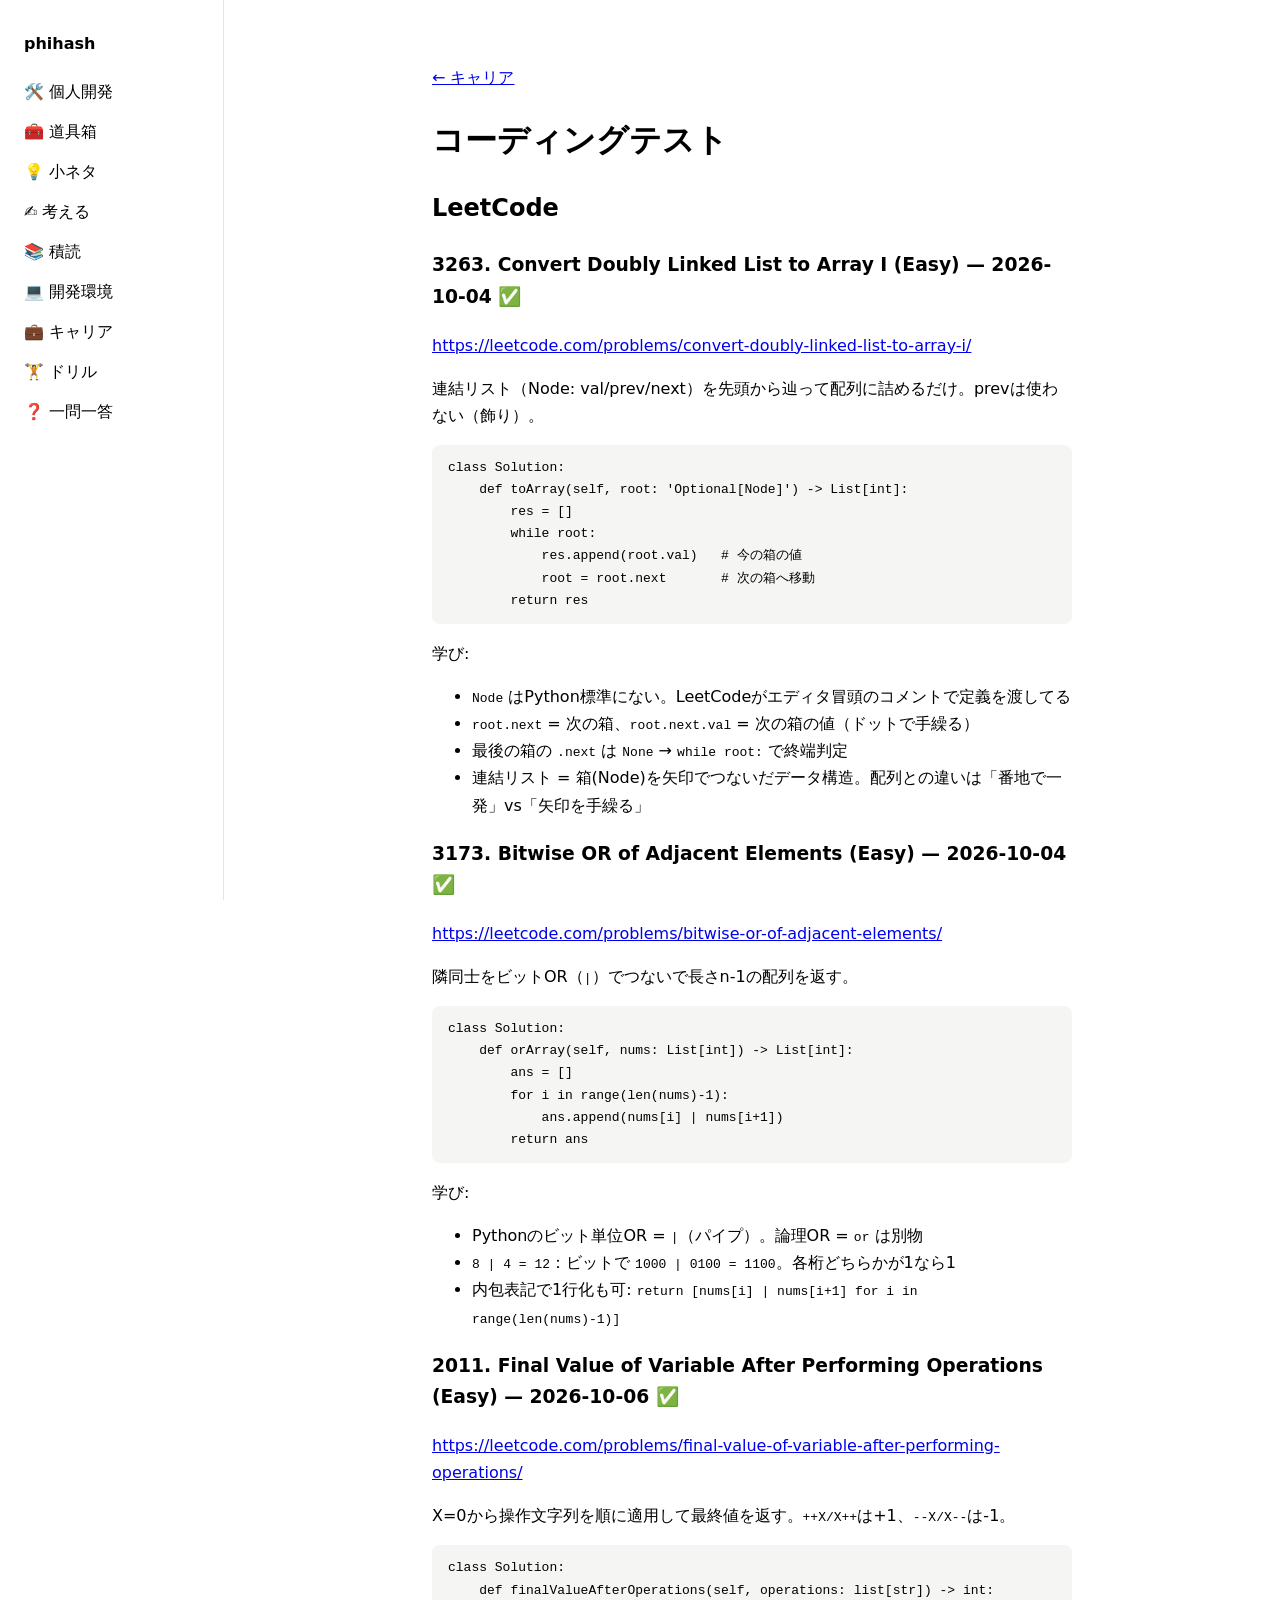
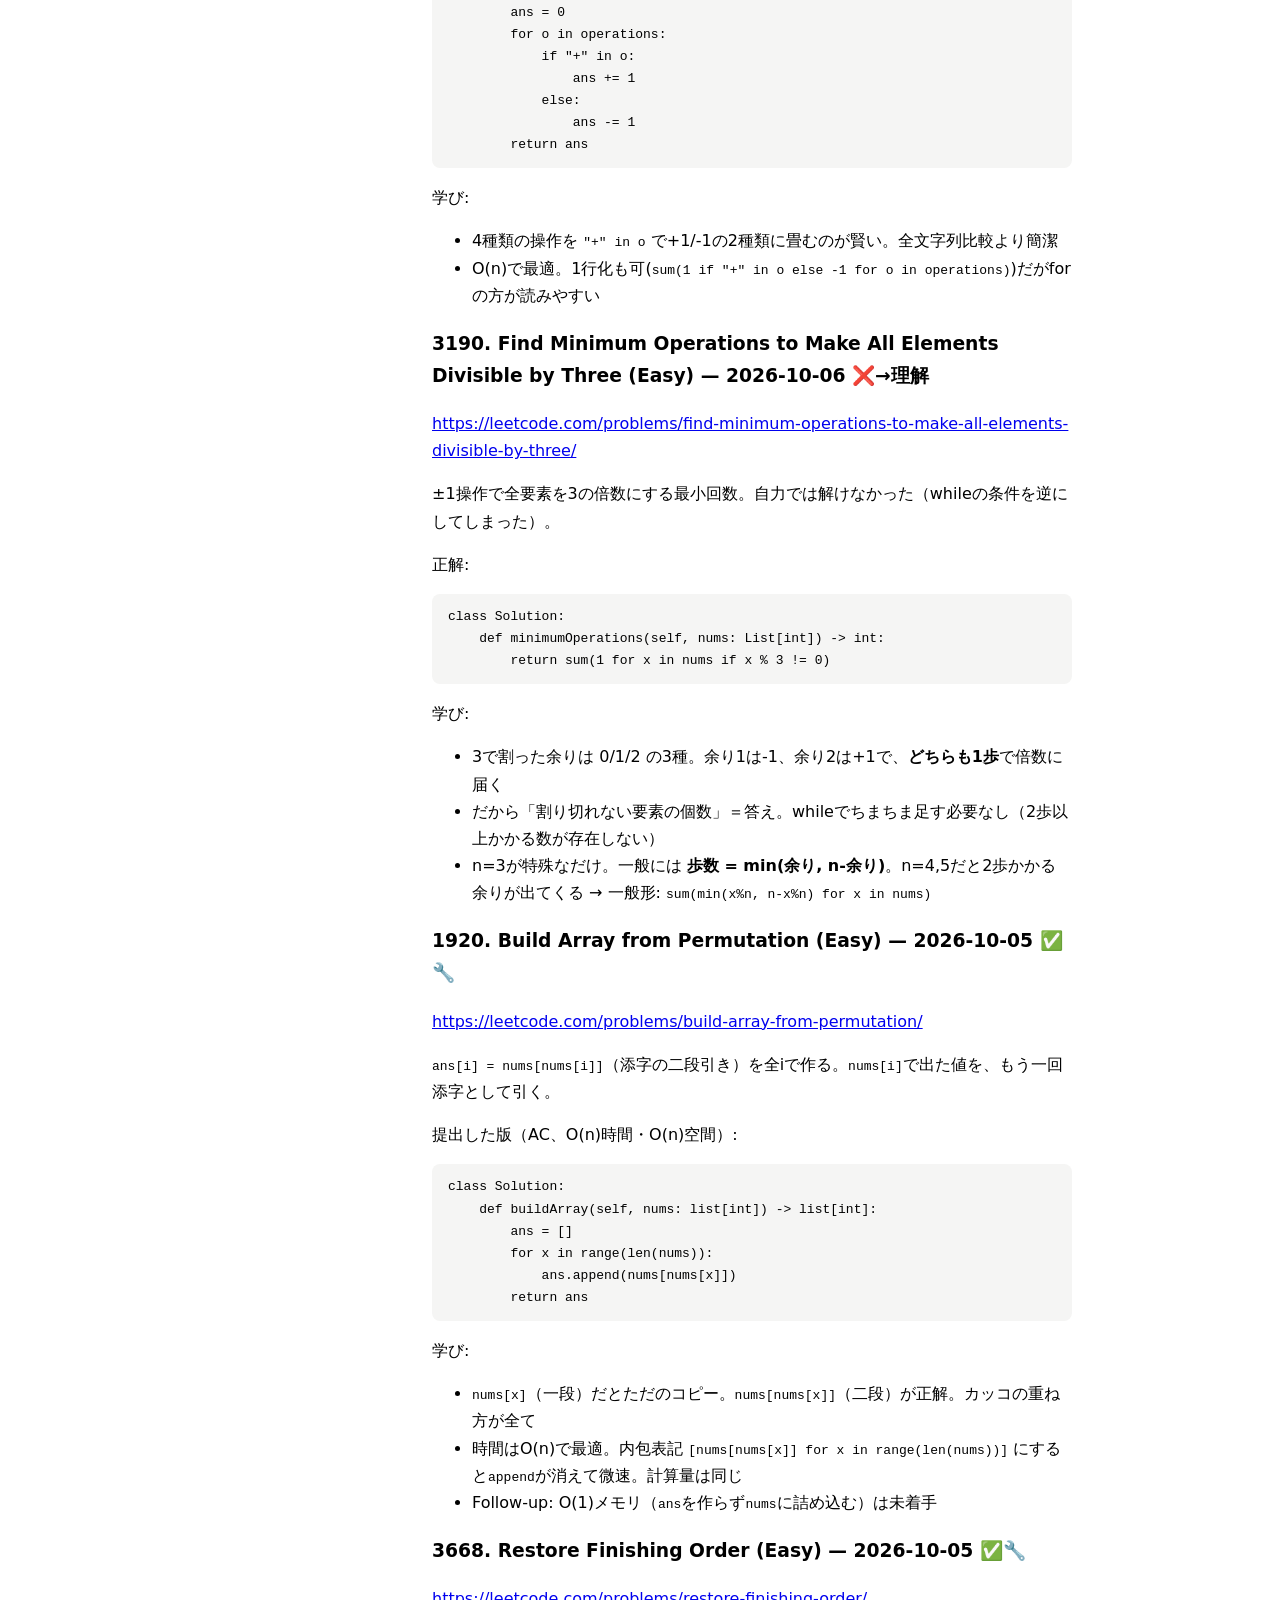
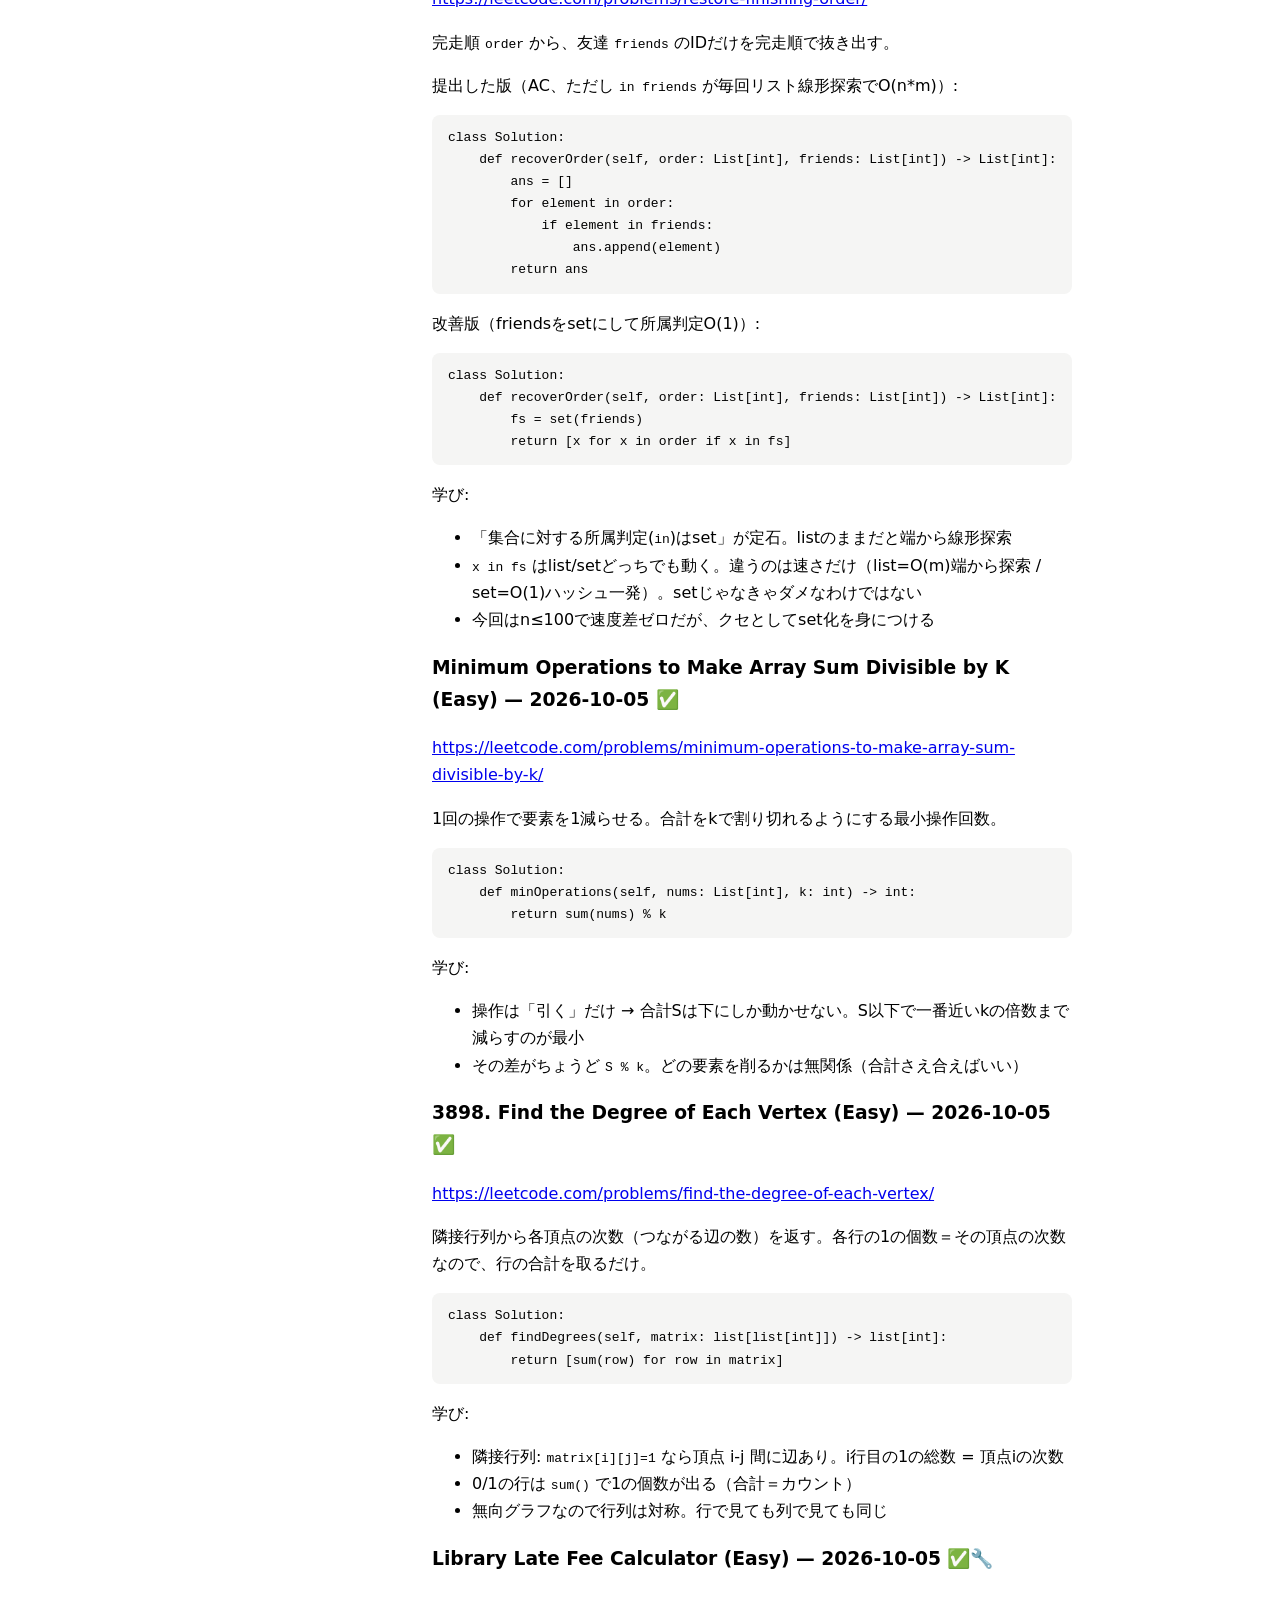
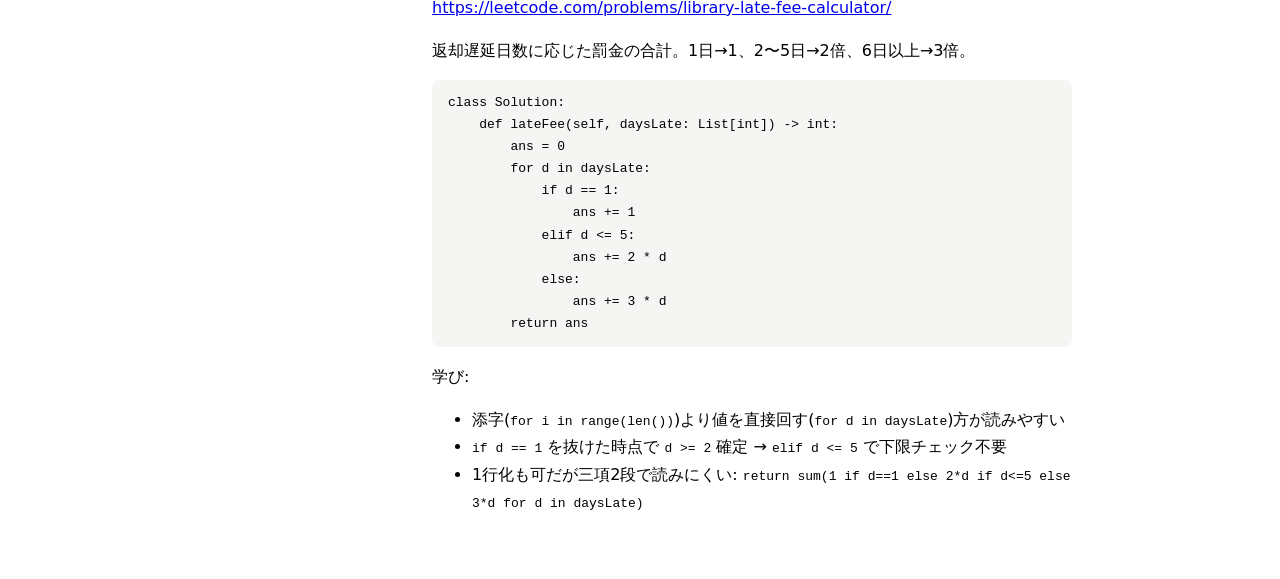
<file: coding-test.html>
<!doctype html>
<html lang="ja">
  <head>
    <meta charset="utf-8" />
    <meta name="viewport" content="width=device-width, initial-scale=1" />
    <title>コーディングテスト - phihash</title>
    <link rel="stylesheet" href="nav.css" />
    <style>
      :root {
        color-scheme: light dark;
      }
      body {
        max-width: 40rem;
        margin: 0 auto;
        padding: 3rem 1.25rem;
        font-family: system-ui, sans-serif;
        line-height: 1.7;
      }
      blockquote {
        margin-inline: 0;
        padding-left: 1rem;
        border-left: 3px solid light-dark(#e7e5e4, #2a2a2a);
        color: light-dark(#78716c, #a8a29e);
      }
      pre {
        overflow-x: auto;
        padding: 0.75rem 1rem;
        border-radius: 0.5rem;
        background: light-dark(#f5f5f4, #1a1a1a);
      }
    </style>
  </head>
  <body>
    <input type="checkbox" id="nav" class="nav-toggle" />
    <label for="nav" class="nav-open" aria-label="メニュー">☰</label>
    <label for="nav" class="nav-backdrop"></label>
    <nav class="drawer">
      <a class="home" href="index.html">phihash</a>
      <a href="dev.html">🛠️ 個人開発</a>
      <a href="stack.html">🧰 道具箱</a>
      <a href="tips.html">💡 小ネタ</a>
      <a href="think.html">✍️ 考える</a>
      <a href="tsundoku.html">📚 積読</a>
      <a href="devenv.html">💻 開発環境</a>
      <a href="career.html">💼 キャリア</a>
      <a href="drill.html">🏋️ ドリル</a>
      <a href="qa.html">❓ 一問一答</a>
    </nav>
    <p><a href="career.html">← キャリア</a></p>
    <h1>コーディングテスト</h1>

    <h2>LeetCode</h2>
    <h3>3263. Convert Doubly Linked List to Array I (Easy) — 2026-10-04 ✅</h3>
    <p><a href="https://leetcode.com/problems/convert-doubly-linked-list-to-array-i/" target="_blank" rel="noopener">https://leetcode.com/problems/convert-doubly-linked-list-to-array-i/</a></p>
    <p>連結リスト（Node: val/prev/next）を先頭から辿って配列に詰めるだけ。prevは使わない（飾り）。</p>
    <pre><code class="language-python">class Solution:
    def toArray(self, root: &#39;Optional[Node]&#39;) -&gt; List[int]:
        res = []
        while root:
            res.append(root.val)   # 今の箱の値
            root = root.next       # 次の箱へ移動
        return res
</code></pre>
    <p>学び:</p>
    <ul>
    <li><code>Node</code> はPython標準にない。LeetCodeがエディタ冒頭のコメントで定義を渡してる</li>
    <li><code>root.next</code> = 次の箱、<code>root.next.val</code> = 次の箱の値（ドットで手繰る）</li>
    <li>最後の箱の <code>.next</code> は <code>None</code> → <code>while root:</code> で終端判定</li>
    <li>連結リスト = 箱(Node)を矢印でつないだデータ構造。配列との違いは「番地で一発」vs「矢印を手繰る」</li>
    </ul>
    <h3>3173. Bitwise OR of Adjacent Elements (Easy) — 2026-10-04 ✅</h3>
    <p><a href="https://leetcode.com/problems/bitwise-or-of-adjacent-elements/" target="_blank" rel="noopener">https://leetcode.com/problems/bitwise-or-of-adjacent-elements/</a></p>
    <p>隣同士をビットOR（<code>|</code>）でつないで長さn-1の配列を返す。</p>
    <pre><code class="language-python">class Solution:
    def orArray(self, nums: List[int]) -&gt; List[int]:
        ans = []
        for i in range(len(nums)-1):
            ans.append(nums[i] | nums[i+1])
        return ans
</code></pre>
    <p>学び:</p>
    <ul>
    <li>Pythonのビット単位OR = <code>|</code>（パイプ）。論理OR = <code>or</code> は別物</li>
    <li><code>8 | 4 = 12</code>：ビットで <code>1000 | 0100 = 1100</code>。各桁どちらかが1なら1</li>
    <li>内包表記で1行化も可: <code>return [nums[i] | nums[i+1] for i in range(len(nums)-1)]</code></li>
    </ul>
    <h3>2011. Final Value of Variable After Performing Operations (Easy) — 2026-10-06 ✅</h3>
    <p><a href="https://leetcode.com/problems/final-value-of-variable-after-performing-operations/" target="_blank" rel="noopener">https://leetcode.com/problems/final-value-of-variable-after-performing-operations/</a></p>
    <p>X=0から操作文字列を順に適用して最終値を返す。<code>++X/X++</code>は+1、<code>--X/X--</code>は-1。</p>
    <pre><code class="language-python">class Solution:
    def finalValueAfterOperations(self, operations: list[str]) -&gt; int:
        ans = 0
        for o in operations:
            if &quot;+&quot; in o:
                ans += 1
            else:
                ans -= 1
        return ans
</code></pre>
    <p>学び:</p>
    <ul>
    <li>4種類の操作を <code>&quot;+&quot; in o</code> で+1/-1の2種類に畳むのが賢い。全文字列比較より簡潔</li>
    <li>O(n)で最適。1行化も可(<code>sum(1 if &quot;+&quot; in o else -1 for o in operations)</code>)だがforの方が読みやすい</li>
    </ul>
    <h3>3190. Find Minimum Operations to Make All Elements Divisible by Three (Easy) — 2026-10-06 ❌→理解</h3>
    <p><a href="https://leetcode.com/problems/find-minimum-operations-to-make-all-elements-divisible-by-three/" target="_blank" rel="noopener">https://leetcode.com/problems/find-minimum-operations-to-make-all-elements-divisible-by-three/</a></p>
    <p>±1操作で全要素を3の倍数にする最小回数。自力では解けなかった（whileの条件を逆にしてしまった）。</p>
    <p>正解:</p>
    <pre><code class="language-python">class Solution:
    def minimumOperations(self, nums: List[int]) -&gt; int:
        return sum(1 for x in nums if x % 3 != 0)
</code></pre>
    <p>学び:</p>
    <ul>
    <li>3で割った余りは 0/1/2 の3種。余り1は-1、余り2は+1で、<strong>どちらも1歩</strong>で倍数に届く</li>
    <li>だから「割り切れない要素の個数」＝答え。whileでちまちま足す必要なし（2歩以上かかる数が存在しない）</li>
    <li>n=3が特殊なだけ。一般には <strong>歩数 = min(余り, n-余り)</strong>。n=4,5だと2歩かかる余りが出てくる
    → 一般形: <code>sum(min(x%n, n-x%n) for x in nums)</code></li>
    </ul>
    <h3>1920. Build Array from Permutation (Easy) — 2026-10-05 ✅🔧</h3>
    <p><a href="https://leetcode.com/problems/build-array-from-permutation/" target="_blank" rel="noopener">https://leetcode.com/problems/build-array-from-permutation/</a></p>
    <p><code>ans[i] = nums[nums[i]]</code>（添字の二段引き）を全iで作る。<code>nums[i]</code>で出た値を、もう一回添字として引く。</p>
    <p>提出した版（AC、O(n)時間・O(n)空間）:</p>
    <pre><code class="language-python">class Solution:
    def buildArray(self, nums: list[int]) -&gt; list[int]:
        ans = []
        for x in range(len(nums)):
            ans.append(nums[nums[x]])
        return ans
</code></pre>
    <p>学び:</p>
    <ul>
    <li><code>nums[x]</code>（一段）だとただのコピー。<code>nums[nums[x]]</code>（二段）が正解。カッコの重ね方が全て</li>
    <li>時間はO(n)で最適。内包表記 <code>[nums[nums[x]] for x in range(len(nums))]</code> にすると<code>append</code>が消えて微速。計算量は同じ</li>
    <li>Follow-up: O(1)メモリ（<code>ans</code>を作らず<code>nums</code>に詰め込む）は未着手</li>
    </ul>
    <h3>3668. Restore Finishing Order (Easy) — 2026-10-05 ✅🔧</h3>
    <p><a href="https://leetcode.com/problems/restore-finishing-order/" target="_blank" rel="noopener">https://leetcode.com/problems/restore-finishing-order/</a></p>
    <p>完走順 <code>order</code> から、友達 <code>friends</code> のIDだけを完走順で抜き出す。</p>
    <p>提出した版（AC、ただし <code>in friends</code> が毎回リスト線形探索でO(n*m)）:</p>
    <pre><code class="language-python">class Solution:
    def recoverOrder(self, order: List[int], friends: List[int]) -&gt; List[int]:
        ans = []
        for element in order:
            if element in friends:
                ans.append(element)
        return ans
</code></pre>
    <p>改善版（friendsをsetにして所属判定O(1)）:</p>
    <pre><code class="language-python">class Solution:
    def recoverOrder(self, order: List[int], friends: List[int]) -&gt; List[int]:
        fs = set(friends)
        return [x for x in order if x in fs]
</code></pre>
    <p>学び:</p>
    <ul>
    <li>「集合に対する所属判定(<code>in</code>)はset」が定石。listのままだと端から線形探索</li>
    <li><code>x in fs</code> はlist/setどっちでも動く。違うのは速さだけ（list=O(m)端から探索 / set=O(1)ハッシュ一発）。setじゃなきゃダメなわけではない</li>
    <li>今回はn≤100で速度差ゼロだが、クセとしてset化を身につける</li>
    </ul>
    <h3>Minimum Operations to Make Array Sum Divisible by K (Easy) — 2026-10-05 ✅</h3>
    <p><a href="https://leetcode.com/problems/minimum-operations-to-make-array-sum-divisible-by-k/" target="_blank" rel="noopener">https://leetcode.com/problems/minimum-operations-to-make-array-sum-divisible-by-k/</a></p>
    <p>1回の操作で要素を1減らせる。合計をkで割り切れるようにする最小操作回数。</p>
    <pre><code class="language-python">class Solution:
    def minOperations(self, nums: List[int], k: int) -&gt; int:
        return sum(nums) % k
</code></pre>
    <p>学び:</p>
    <ul>
    <li>操作は「引く」だけ → 合計Sは下にしか動かせない。S以下で一番近いkの倍数まで減らすのが最小</li>
    <li>その差がちょうど <code>S % k</code>。どの要素を削るかは無関係（合計さえ合えばいい）</li>
    </ul>
    <h3>3898. Find the Degree of Each Vertex (Easy) — 2026-10-05 ✅</h3>
    <p><a href="https://leetcode.com/problems/find-the-degree-of-each-vertex/" target="_blank" rel="noopener">https://leetcode.com/problems/find-the-degree-of-each-vertex/</a></p>
    <p>隣接行列から各頂点の次数（つながる辺の数）を返す。各行の1の個数＝その頂点の次数なので、行の合計を取るだけ。</p>
    <pre><code class="language-python">class Solution:
    def findDegrees(self, matrix: list[list[int]]) -&gt; list[int]:
        return [sum(row) for row in matrix]
</code></pre>
    <p>学び:</p>
    <ul>
    <li>隣接行列: <code>matrix[i][j]=1</code> なら頂点 i-j 間に辺あり。i行目の1の総数 = 頂点iの次数</li>
    <li>0/1の行は <code>sum()</code> で1の個数が出る（合計＝カウント）</li>
    <li>無向グラフなので行列は対称。行で見ても列で見ても同じ</li>
    </ul>
    <h3>Library Late Fee Calculator (Easy) — 2026-10-05 ✅🔧</h3>
    <p><a href="https://leetcode.com/problems/library-late-fee-calculator/" target="_blank" rel="noopener">https://leetcode.com/problems/library-late-fee-calculator/</a></p>
    <p>返却遅延日数に応じた罰金の合計。1日→1、2〜5日→2倍、6日以上→3倍。</p>
    <pre><code class="language-python">class Solution:
    def lateFee(self, daysLate: List[int]) -&gt; int:
        ans = 0
        for d in daysLate:
            if d == 1:
                ans += 1
            elif d &lt;= 5:
                ans += 2 * d
            else:
                ans += 3 * d
        return ans
</code></pre>
    <p>学び:</p>
    <ul>
    <li>添字(<code>for i in range(len())</code>)より値を直接回す(<code>for d in daysLate</code>)方が読みやすい</li>
    <li><code>if d == 1</code> を抜けた時点で <code>d &gt;= 2</code> 確定 → <code>elif d &lt;= 5</code> で下限チェック不要</li>
    <li>1行化も可だが三項2段で読みにくい: <code>return sum(1 if d==1 else 2*d if d&lt;=5 else 3*d for d in daysLate)</code></li>
    </ul>
  </body>
</html>
</file>
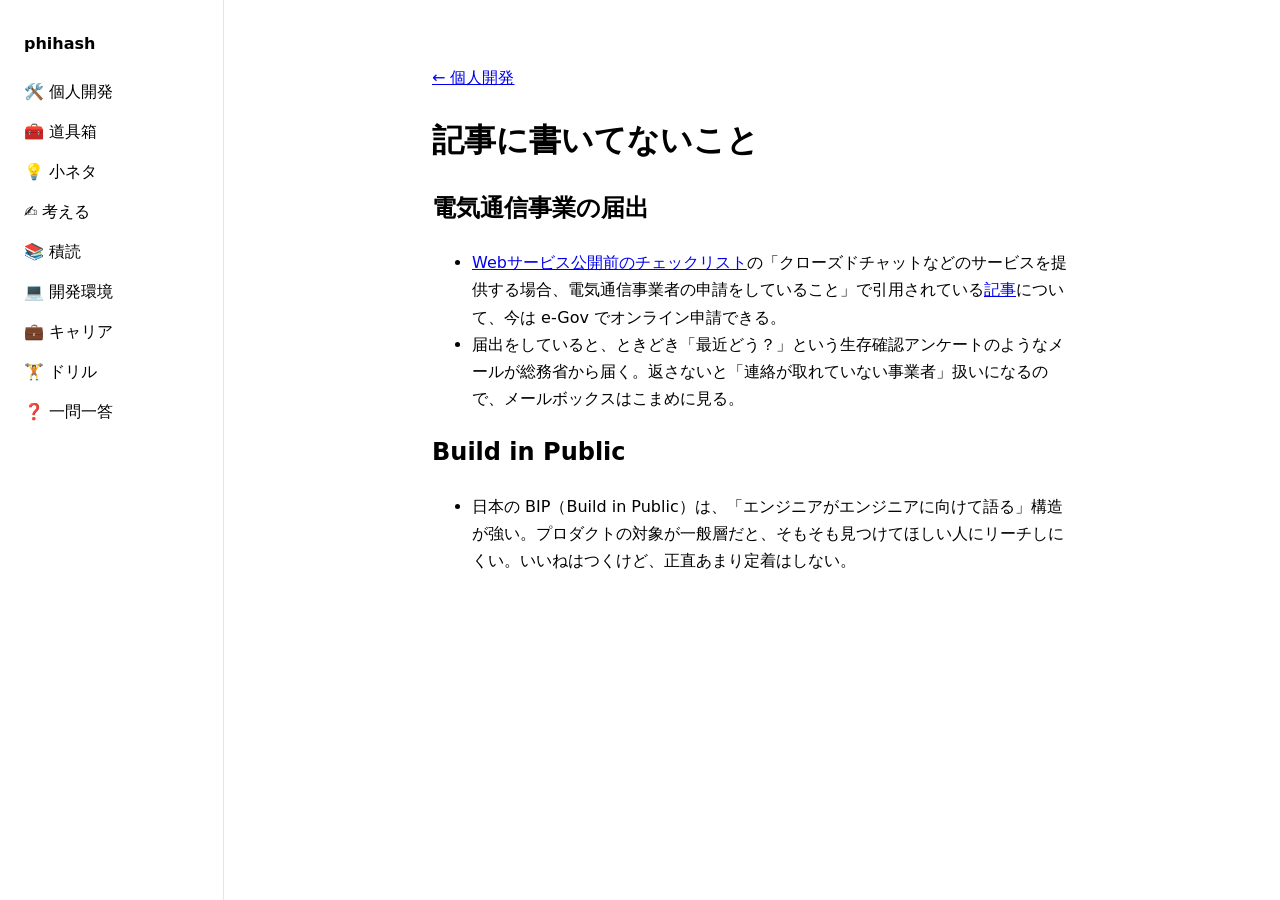
<file: dev-notes.html>
<!doctype html>
<html lang="ja">
  <head>
    <meta charset="utf-8" />
    <meta name="viewport" content="width=device-width, initial-scale=1" />
    <title>記事に書いてないこと - phihash</title>
    <link rel="stylesheet" href="nav.css" />
    <style>
      :root {
        color-scheme: light dark;
      }
      body {
        max-width: 40rem;
        margin: 0 auto;
        padding: 3rem 1.25rem;
        font-family: system-ui, sans-serif;
        line-height: 1.7;
      }
    </style>
  </head>
  <body>
    <input type="checkbox" id="nav" class="nav-toggle" />
    <label for="nav" class="nav-open" aria-label="メニュー">☰</label>
    <label for="nav" class="nav-backdrop"></label>
    <nav class="drawer">
      <a class="home" href="index.html">phihash</a>
      <a href="dev.html">🛠️ 個人開発</a>
      <a href="stack.html">🧰 道具箱</a>
      <a href="tips.html">💡 小ネタ</a>
      <a href="think.html">✍️ 考える</a>
      <a href="tsundoku.html">📚 積読</a>
      <a href="devenv.html">💻 開発環境</a>
      <a href="career.html">💼 キャリア</a>
      <a href="drill.html">🏋️ ドリル</a>
      <a href="qa.html">❓ 一問一答</a>
    </nav>
    <p><a href="dev.html">← 個人開発</a></p>
    <h1>記事に書いてないこと</h1>

    <h2>電気通信事業の届出</h2>
    <ul>
      <li>
        <a href="https://zenn.dev/catnose99/articles/547cbf57e5ad28" target="_blank" rel="noopener">Webサービス公開前のチェックリスト</a>の「クローズドチャットなどのサービスを提供する場合、電気通信事業者の申請をしていること」で引用されている<a href="https://zenn.dev/saikou_kunisaki/articles/3c39a2f83006d4" target="_blank" rel="noopener">記事</a>について、今は e-Gov でオンライン申請できる。
      </li>
      <li>
        届出をしていると、ときどき「最近どう？」という生存確認アンケートのようなメールが総務省から届く。返さないと「連絡が取れていない事業者」扱いになるので、メールボックスはこまめに見る。
      </li>
    </ul>

    <h2>Build in Public</h2>
    <ul>
      <li>日本の BIP（Build in Public）は、「エンジニアがエンジニアに向けて語る」構造が強い。プロダクトの対象が一般層だと、そもそも見つけてほしい人にリーチしにくい。いいねはつくけど、正直あまり定着はしない。</li>
    </ul>
  </body>
</html>
</file>
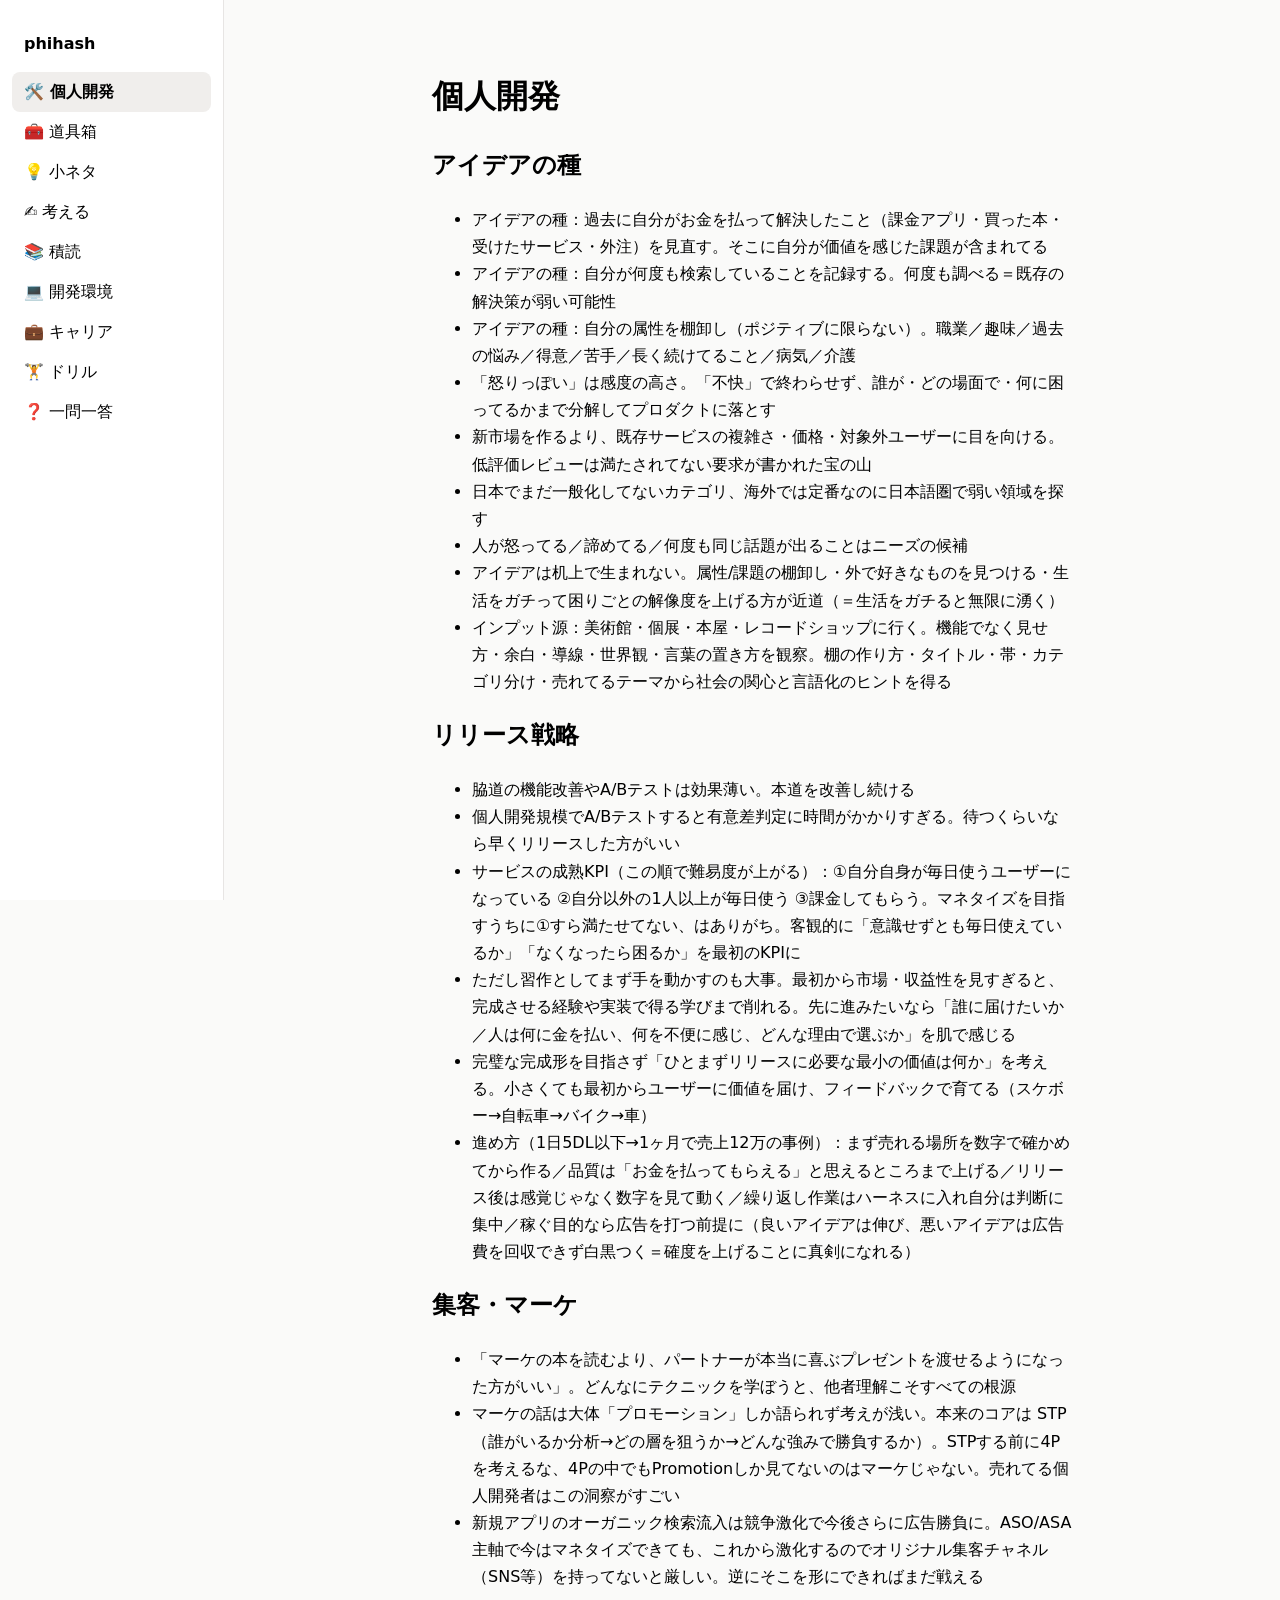
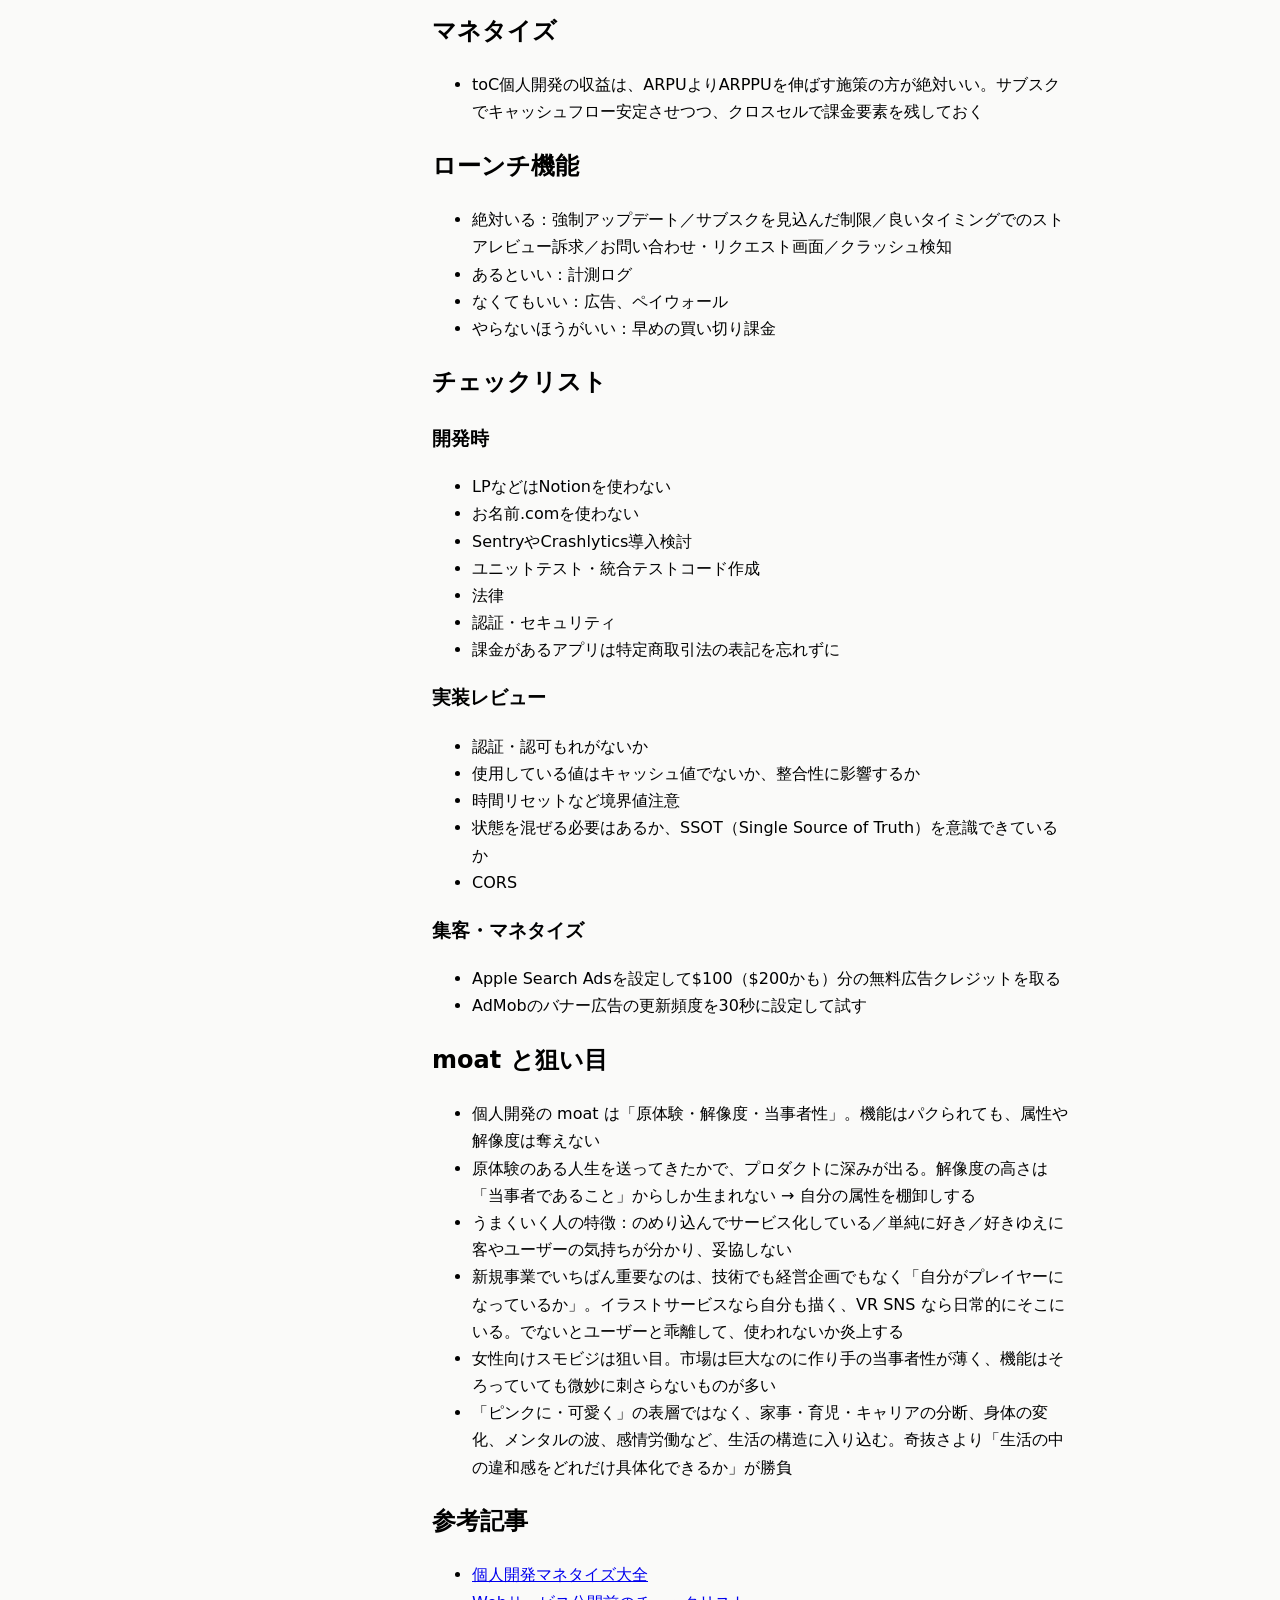
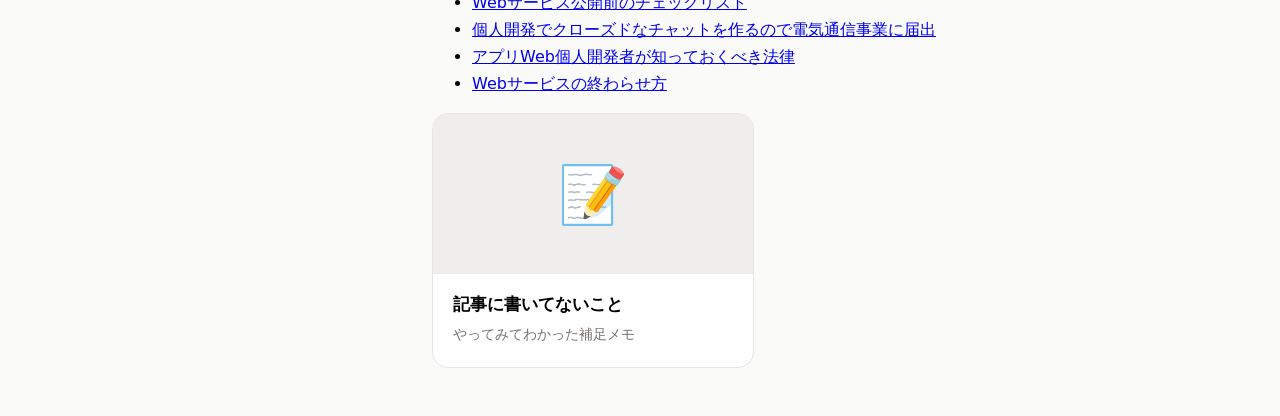
<file: dev.html>
<!doctype html>
<html lang="ja">
  <head>
    <meta charset="utf-8" />
    <meta name="viewport" content="width=device-width, initial-scale=1" />
    <title>個人開発 - phihash</title>
    <link rel="stylesheet" href="nav.css" />
    <style>
      :root {
        color-scheme: light dark;
      }
      body {
        max-width: 40rem;
        margin: 0 auto;
        padding: 3rem 1.25rem;
        font-family: system-ui, sans-serif;
        line-height: 1.7;
        background: light-dark(#fafaf9, #111);
      }
      .card {
        display: block;
        max-width: 20rem;
        overflow: hidden;
        border: 1px solid light-dark(#e7e5e4, #2a2a2a);
        border-radius: 1rem;
        background: light-dark(#fff, #1a1a1a);
        color: inherit;
        text-decoration: none;
      }
      .thumb {
        display: grid;
        place-items: center;
        aspect-ratio: 2 / 1;
        background: light-dark(#f0eeec, #242424);
        font-size: 3.5rem;
      }
      .body {
        padding: 1rem 1.25rem 1.25rem;
      }
      .body h2 {
        margin: 0 0 0.25rem;
        font-size: 1.05rem;
      }
      .body p {
        margin: 0;
        font-size: 0.875rem;
        color: light-dark(#78716c, #a8a29e);
      }
    </style>
  </head>
  <body>
    <input type="checkbox" id="nav" class="nav-toggle" />
    <label for="nav" class="nav-open" aria-label="メニュー">☰</label>
    <label for="nav" class="nav-backdrop"></label>
    <nav class="drawer">
      <a class="home" href="index.html">phihash</a>
      <a href="dev.html" aria-current="page">🛠️ 個人開発</a>
      <a href="stack.html">🧰 道具箱</a>
      <a href="tips.html">💡 小ネタ</a>
      <a href="think.html">✍️ 考える</a>
      <a href="tsundoku.html">📚 積読</a>
      <a href="devenv.html">💻 開発環境</a>
      <a href="career.html">💼 キャリア</a>
      <a href="drill.html">🏋️ ドリル</a>
      <a href="qa.html">❓ 一問一答</a>
    </nav>
    <h1>個人開発</h1>

    <h2>アイデアの種</h2>
    <ul>
      <li>アイデアの種：過去に自分がお金を払って解決したこと（課金アプリ・買った本・受けたサービス・外注）を見直す。そこに自分が価値を感じた課題が含まれてる</li>
      <li>アイデアの種：自分が何度も検索していることを記録する。何度も調べる＝既存の解決策が弱い可能性</li>
      <li>アイデアの種：自分の属性を棚卸し（ポジティブに限らない）。職業／趣味／過去の悩み／得意／苦手／長く続けてること／病気／介護</li>
      <li>「怒りっぽい」は感度の高さ。「不快」で終わらせず、誰が・どの場面で・何に困ってるかまで分解してプロダクトに落とす</li>
      <li>新市場を作るより、既存サービスの複雑さ・価格・対象外ユーザーに目を向ける。低評価レビューは満たされてない要求が書かれた宝の山</li>
      <li>日本でまだ一般化してないカテゴリ、海外では定番なのに日本語圏で弱い領域を探す</li>
      <li>人が怒ってる／諦めてる／何度も同じ話題が出ることはニーズの候補</li>
      <li>アイデアは机上で生まれない。属性/課題の棚卸し・外で好きなものを見つける・生活をガチって困りごとの解像度を上げる方が近道（＝生活をガチると無限に湧く）</li>
      <li>インプット源：美術館・個展・本屋・レコードショップに行く。機能でなく見せ方・余白・導線・世界観・言葉の置き方を観察。棚の作り方・タイトル・帯・カテゴリ分け・売れてるテーマから社会の関心と言語化のヒントを得る</li>
    </ul>

    <h2>リリース戦略</h2>
    <ul>
      <li>脇道の機能改善やA/Bテストは効果薄い。本道を改善し続ける</li>
      <li>個人開発規模でA/Bテストすると有意差判定に時間がかかりすぎる。待つくらいなら早くリリースした方がいい</li>
      <li>サービスの成熟KPI（この順で難易度が上がる）：①自分自身が毎日使うユーザーになっている ②自分以外の1人以上が毎日使う ③課金してもらう。マネタイズを目指すうちに①すら満たせてない、はありがち。客観的に「意識せずとも毎日使えているか」「なくなったら困るか」を最初のKPIに</li>
      <li>ただし習作としてまず手を動かすのも大事。最初から市場・収益性を見すぎると、完成させる経験や実装で得る学びまで削れる。先に進みたいなら「誰に届けたいか／人は何に金を払い、何を不便に感じ、どんな理由で選ぶか」を肌で感じる</li>
      <li>完璧な完成形を目指さず「ひとまずリリースに必要な最小の価値は何か」を考える。小さくても最初からユーザーに価値を届け、フィードバックで育てる（スケボー→自転車→バイク→車）</li>
      <li>進め方（1日5DL以下→1ヶ月で売上12万の事例）：まず売れる場所を数字で確かめてから作る／品質は「お金を払ってもらえる」と思えるところまで上げる／リリース後は感覚じゃなく数字を見て動く／繰り返し作業はハーネスに入れ自分は判断に集中／稼ぐ目的なら広告を打つ前提に（良いアイデアは伸び、悪いアイデアは広告費を回収できず白黒つく＝確度を上げることに真剣になれる）</li>
    </ul>

    <h2>集客・マーケ</h2>
    <ul>
      <li>「マーケの本を読むより、パートナーが本当に喜ぶプレゼントを渡せるようになった方がいい」。どんなにテクニックを学ぼうと、他者理解こそすべての根源</li>
      <li>マーケの話は大体「プロモーション」しか語られず考えが浅い。本来のコアは STP（誰がいるか分析→どの層を狙うか→どんな強みで勝負するか）。STPする前に4Pを考えるな、4Pの中でもPromotionしか見てないのはマーケじゃない。売れてる個人開発者はこの洞察がすごい</li>
      <li>新規アプリのオーガニック検索流入は競争激化で今後さらに広告勝負に。ASO/ASA主軸で今はマネタイズできても、これから激化するのでオリジナル集客チャネル（SNS等）を持ってないと厳しい。逆にそこを形にできればまだ戦える</li>
    </ul>

    <h2>マネタイズ</h2>
    <ul>
      <li>toC個人開発の収益は、ARPUよりARPPUを伸ばす施策の方が絶対いい。サブスクでキャッシュフロー安定させつつ、クロスセルで課金要素を残しておく</li>
    </ul>

    <h2>ローンチ機能</h2>
    <ul>
      <li>絶対いる：強制アップデート／サブスクを見込んだ制限／良いタイミングでのストアレビュー訴求／お問い合わせ・リクエスト画面／クラッシュ検知</li>
      <li>あるといい：計測ログ</li>
      <li>なくてもいい：広告、ペイウォール</li>
      <li>やらないほうがいい：早めの買い切り課金</li>
    </ul>

    <h2>チェックリスト</h2>
    <h3>開発時</h3>
    <ul>
      <li>LPなどはNotionを使わない</li>
      <li>お名前.comを使わない</li>
      <li>SentryやCrashlytics導入検討</li>
      <li>ユニットテスト・統合テストコード作成</li>
      <li>法律</li>
      <li>認証・セキュリティ</li>
      <li>課金があるアプリは特定商取引法の表記を忘れずに</li>
    </ul>
    <h3>実装レビュー</h3>
    <ul>
      <li>認証・認可もれがないか</li>
      <li>使用している値はキャッシュ値でないか、整合性に影響するか</li>
      <li>時間リセットなど境界値注意</li>
      <li>状態を混ぜる必要はあるか、SSOT（Single Source of Truth）を意識できているか</li>
      <li>CORS</li>
    </ul>
    <h3>集客・マネタイズ</h3>
    <ul>
      <li>Apple Search Adsを設定して$100（$200かも）分の無料広告クレジットを取る</li>
      <li>AdMobのバナー広告の更新頻度を30秒に設定して試す</li>
    </ul>

    <h2>moat と狙い目</h2>
    <ul>
      <li>個人開発の moat は「原体験・解像度・当事者性」。機能はパクられても、属性や解像度は奪えない</li>
      <li>原体験のある人生を送ってきたかで、プロダクトに深みが出る。解像度の高さは「当事者であること」からしか生まれない → 自分の属性を棚卸しする</li>
      <li>うまくいく人の特徴：のめり込んでサービス化している／単純に好き／好きゆえに客やユーザーの気持ちが分かり、妥協しない</li>
      <li>新規事業でいちばん重要なのは、技術でも経営企画でもなく「自分がプレイヤーになっているか」。イラストサービスなら自分も描く、VR SNS なら日常的にそこにいる。でないとユーザーと乖離して、使われないか炎上する</li>
      <li>女性向けスモビジは狙い目。市場は巨大なのに作り手の当事者性が薄く、機能はそろっていても微妙に刺さらないものが多い</li>
      <li>「ピンクに・可愛く」の表層ではなく、家事・育児・キャリアの分断、身体の変化、メンタルの波、感情労働など、生活の構造に入り込む。奇抜さより「生活の中の違和感をどれだけ具体化できるか」が勝負</li>
    </ul>

    <h2>参考記事</h2>
    <ul>
      <li><a href="https://zenn.dev/nabettu/articles/013f114c7a1b44" target="_blank" rel="noopener">個人開発マネタイズ大全</a></li>
      <li><a href="https://zenn.dev/catnose99/articles/547cbf57e5ad28" target="_blank" rel="noopener">Webサービス公開前のチェックリスト</a></li>
      <li><a href="https://zenn.dev/saikou_kunisaki/articles/3c39a2f83006d4" target="_blank" rel="noopener">個人開発でクローズドなチャットを作るので電気通信事業に届出</a></li>
      <li><a href="https://note.com/hirut/n/n212c18794038" target="_blank" rel="noopener">アプリWeb個人開発者が知っておくべき法律</a></li>
      <li><a href="https://zenn.dev/kibe/articles/df74c2e9fe76b6" target="_blank" rel="noopener">Webサービスの終わらせ方</a></li>
    </ul>
    <a class="card" href="dev-notes.html">
      <div class="thumb">📝</div>
      <div class="body">
        <h2>記事に書いてないこと</h2>
        <p>やってみてわかった補足メモ</p>
      </div>
    </a>
  </body>
</html>
</file>
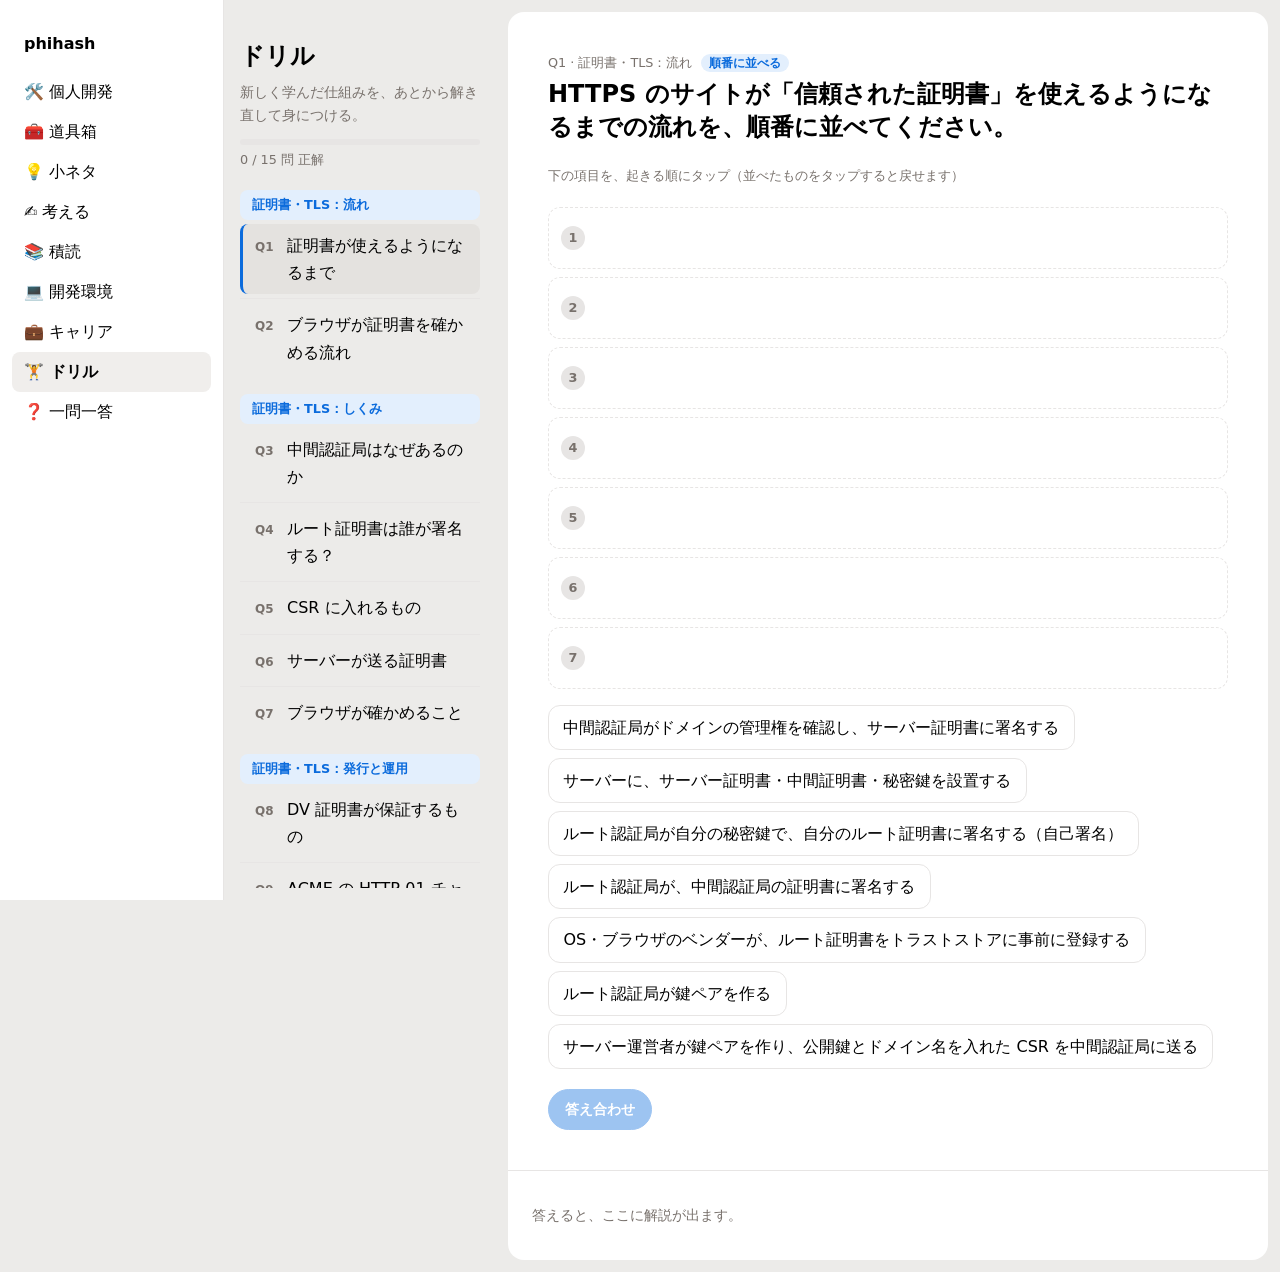
<file: drill.html>
<!doctype html>
<html lang="ja">
  <head>
    <meta charset="utf-8" />
    <meta name="viewport" content="width=device-width, initial-scale=1" />
    <title>ドリル - phihash</title>
    <link rel="stylesheet" href="nav.css" />
    <style>
      :root {
        color-scheme: light dark;
        --bg: light-dark(#ecebe9, #0c0c0c);
        --panel: light-dark(#fff, #1a1a1a);
        --soft: light-dark(#f4f3f1, #242424);
        --hover: light-dark(#e4e2df, #1f1f1f);
        --line: light-dark(#e7e5e4, #2a2a2a);
        --text-2: light-dark(#44403c, #d6d3d1);
        --muted: light-dark(#78716c, #a8a29e);
        --accent: light-dark(#0b6bdc, #5aa2ff);
        --accent-soft: light-dark(#e3effd, #16263b);
        --ok: light-dark(#1f8a4c, #4ccf85);
        --ok-soft: light-dark(#e6f4ec, #13281c);
        --ng: light-dark(#c4521b, #f08a55);
        --ng-soft: light-dark(#fbece4, #2e1a10);
      }
      body {
        margin: 0;
        padding: 0.75rem;
        font-family: system-ui, sans-serif;
        line-height: 1.7;
        background: var(--bg);
      }
      h1 {
        margin: 0 0 0.25rem;
        font-size: 1.5rem;
      }
      button {
        font: inherit;
        color: inherit;
      }
      button:focus-visible {
        outline: 2px solid var(--accent);
        outline-offset: 2px;
      }
      .app {
        display: grid;
        gap: 0.75rem;
      }
      .panel {
        border-radius: 1rem;
        background: var(--panel);
      }

      /* 左：問題リスト */
      .list {
        padding: 3.5rem 1rem 1.5rem;
      }
      .intro {
        margin: 0;
        font-size: 0.85rem;
        color: var(--muted);
      }
      .progress {
        height: 0.35rem;
        margin: 0.75rem 0 0.25rem;
        overflow: hidden;
        border-radius: 999px;
        background: var(--line);
      }
      .progress i {
        display: block;
        width: 0;
        height: 100%;
        background: var(--ok);
        transition: width 0.3s;
      }
      .progress-text {
        margin: 0;
        color: var(--muted);
        font-size: 0.8rem;
      }
      .list h2 {
        margin: 1.25rem 0 0.25rem;
        padding: 0.25rem 0.75rem;
        border-radius: 0.5rem;
        background: var(--accent-soft);
        color: var(--accent);
        font-size: 0.8rem;
        font-weight: 600;
      }
      .list ul {
        margin: 0;
        padding: 0;
        list-style: none;
      }
      .list li + li {
        border-top: 1px solid var(--line);
      }
      .list a {
        display: grid;
        grid-template-columns: 2rem 1fr auto;
        align-items: baseline;
        margin: 0.25rem 0;
        padding: 0.5rem 0.75rem;
        border-left: 3px solid transparent;
        border-radius: 0.5rem;
        color: inherit;
        text-decoration: none;
      }
      .list a:hover {
        background: var(--hover);
      }
      .list a[aria-current] {
        border-left-color: var(--accent);
        background: var(--hover);
      }
      .list .qn {
        color: var(--muted);
        font-size: 0.75rem;
        font-weight: 600;
      }
      .list .mark {
        font-size: 0.8rem;
        font-weight: 700;
      }
      .mark.ok {
        color: var(--ok);
      }
      .mark.ng {
        color: var(--ng);
      }

      /* 真ん中：問題 */
      .q {
        display: grid;
      }
      .main {
        padding: 2rem 1.5rem;
      }
      .crumb {
        margin: 0;
        color: var(--muted);
        font-size: 0.8rem;
      }
      .tag {
        margin-left: 0.5rem;
        padding: 0.1rem 0.5rem;
        border-radius: 999px;
        background: var(--accent-soft);
        color: var(--accent);
        font-size: 0.75rem;
        font-weight: 600;
      }
      .title {
        margin: 0.25rem 0 1rem;
        font-size: 1.5rem;
        line-height: 1.4;
      }
      .hints {
        margin: 1rem 0;
        padding: 0.75rem 1rem 0.75rem 2rem;
        border-radius: 0.75rem;
        background: var(--soft);
      }
      .choices {
        display: grid;
        grid-template-columns: repeat(auto-fill, minmax(15rem, 1fr));
        gap: 0.75rem;
        margin-top: 1.25rem;
      }
      .choice {
        position: relative;
        padding: 1rem 2.75rem 1rem 1rem;
        border: 1.5px solid transparent;
        border-radius: 0.75rem;
        background: var(--soft);
        text-align: left;
        cursor: pointer;
        transition:
          border-color 0.15s,
          background 0.15s,
          opacity 0.15s;
      }
      .choice:hover:not(:disabled) {
        border-color: var(--line);
      }
      .choice:disabled {
        cursor: default;
      }
      .choice b {
        margin-right: 0.4rem;
        color: var(--muted);
        font-size: 0.8rem;
      }
      .choice span {
        display: block;
        margin-top: 0.25rem;
        color: var(--muted);
        font-size: 0.85rem;
      }
      .choice::before {
        content: "";
        position: absolute;
        top: 1rem;
        right: 1rem;
        width: 1.25rem;
        height: 1.25rem;
        box-sizing: border-box;
        border: 1.5px solid var(--muted);
        border-radius: var(--shape, 50%);
      }
      .multi .choice {
        --shape: 0.3rem;
      }
      .choice.picked {
        border-color: var(--accent);
      }
      .choice.picked::before {
        border: 6px solid var(--accent);
      }
      .choice.ng {
        border-color: var(--ng);
        background: var(--ng-soft);
      }
      .choice.ng::before {
        border: 6px solid var(--ng);
      }
      .choice.ok {
        border-color: var(--ok);
        background: var(--ok-soft);
      }
      .choice.ok.picked::before {
        border: 6px solid var(--ok);
      }
      .choice.ok::after {
        content: "正解";
        position: absolute;
        right: 0.75rem;
        bottom: 0.6rem;
        color: var(--ok);
        font-size: 0.75rem;
        font-weight: 700;
      }
      .choice.dim {
        opacity: 0.5;
      }

      /* 並べ替え */
      .slots {
        display: grid;
        gap: 0.5rem;
        margin: 1.25rem 0 0;
        padding: 0;
        list-style: none;
      }
      .slot {
        display: flex;
        gap: 0.75rem;
        align-items: center;
        min-height: 2.75rem;
        padding: 0.5rem 0.75rem;
        border: 1.5px dashed var(--line);
        border-radius: 0.75rem;
        color: var(--muted);
        font-size: 0.9rem;
      }
      .slot .num {
        display: grid;
        flex: none;
        place-items: center;
        width: 1.5rem;
        height: 1.5rem;
        border-radius: 50%;
        background: var(--line);
        color: var(--muted);
        font-size: 0.8rem;
        font-weight: 700;
      }
      .slot.filled {
        border-style: solid;
        border-color: var(--accent);
        background: var(--accent-soft);
        color: inherit;
        cursor: pointer;
        animation: pop 0.2s ease-out;
      }
      .slot.filled .num {
        background: var(--accent);
        color: var(--panel);
      }
      .slot.ok {
        border-color: var(--ok);
        background: var(--ok-soft);
        cursor: default;
      }
      .slot.ok,
      .slot.ng {
        border-style: solid;
        color: inherit;
      }
      .slot.ok .num,
      .slot.ng .num {
        color: var(--panel);
      }
      .slot.ok .num {
        background: var(--ok);
      }
      .slot.ng {
        border-color: var(--ng);
        background: var(--ng-soft);
        cursor: default;
      }
      .slot.ng .num {
        background: var(--ng);
      }
      .pool {
        display: flex;
        flex-wrap: wrap;
        gap: 0.5rem;
        margin-top: 1rem;
      }
      .chip {
        padding: 0.5rem 0.9rem;
        border: 1.5px solid var(--line);
        border-radius: 0.75rem;
        background: var(--panel);
        text-align: left;
        cursor: pointer;
        transition:
          transform 0.15s,
          border-color 0.15s;
      }
      .chip:hover {
        border-color: var(--accent);
        transform: translateY(-1px);
      }
      .label {
        margin: 1.25rem 0 0;
        color: var(--muted);
        font-size: 0.8rem;
      }

      .actions {
        display: flex;
        flex-wrap: wrap;
        gap: 0.5rem;
        margin-top: 1.25rem;
      }
      .btn {
        padding: 0.5rem 1rem;
        border: 1px solid var(--line);
        border-radius: 999px;
        background: var(--panel);
        font-size: 0.85rem;
        cursor: pointer;
      }
      .btn.primary {
        border-color: var(--accent);
        background: var(--accent);
        color: var(--panel);
        font-weight: 600;
      }
      .btn:disabled {
        opacity: 0.4;
        cursor: default;
      }
      .result {
        margin: 1.25rem 0 0;
        font-weight: 700;
        animation: rise 0.25s ease-out;
      }
      .result.ok {
        color: var(--ok);
      }
      .result.ng {
        color: var(--ng);
      }

      /* 右：解説 */
      .answer {
        padding: 2rem 1.5rem;
        border-top: 1px solid var(--line);
      }
      .answer .before {
        margin: 0;
        color: var(--muted);
        font-size: 0.9rem;
      }
      .answer .after {
        animation: rise 0.25s ease-out;
      }
      .answer h4 {
        display: flex;
        align-items: center;
        gap: 0.5rem;
        margin: 1.5rem 0 0.5rem;
        font-size: 1rem;
      }
      .answer h4:first-child {
        margin-top: 0;
      }
      .answer h4 + * {
        margin-top: 0;
      }
      .answer .n {
        display: grid;
        flex: none;
        place-items: center;
        width: 1.5rem;
        height: 1.5rem;
        border-radius: 50%;
        background: var(--accent);
        color: var(--panel);
        font-size: 0.8rem;
      }
      .answer p,
      .answer li {
        color: var(--text-2);
        font-size: 0.92rem;
      }
      .answer ul,
      .answer ol {
        padding-left: 1.25rem;
      }
      code {
        padding: 0.05rem 0.3rem;
        border-radius: 0.3rem;
        background: var(--soft);
        font-size: 0.85em;
      }
      .next {
        margin-top: 1.5rem;
      }
      @keyframes rise {
        from {
          opacity: 0;
          transform: translateY(0.4rem);
        }
      }
      @keyframes pop {
        from {
          transform: scale(0.97);
        }
      }

      @media (min-width: 56rem) {
        body {
          padding: 0.75rem 0.75rem 0.75rem 0;
        }
        .app {
          grid-template-columns: 17rem 1fr;
          align-items: start;
        }
        .list {
          position: sticky;
          top: 0.75rem;
          max-height: calc(100vh - 1.5rem);
          overflow-y: auto;
          padding-top: 1.5rem;
          box-sizing: border-box;
        }
        .main {
          padding: 2.5rem;
        }
      }
      @media (min-width: 90rem) {
        .q {
          grid-template-columns: 1fr 22rem;
        }
        .answer {
          border-top: 0;
          border-left: 1px solid var(--line);
        }
      }
      @media (prefers-reduced-motion: reduce) {
        * {
          animation: none !important;
          transition: none !important;
        }
      }
    </style>
  </head>
  <body>
    <input type="checkbox" id="nav" class="nav-toggle" />
    <label for="nav" class="nav-open" aria-label="メニュー">☰</label>
    <label for="nav" class="nav-backdrop"></label>
    <nav class="drawer">
      <a class="home" href="index.html">phihash</a>
      <a href="dev.html">🛠️ 個人開発</a>
      <a href="stack.html">🧰 道具箱</a>
      <a href="tips.html">💡 小ネタ</a>
      <a href="think.html">✍️ 考える</a>
      <a href="tsundoku.html">📚 積読</a>
      <a href="devenv.html">💻 開発環境</a>
      <a href="career.html">💼 キャリア</a>
      <a href="drill.html" aria-current="page">🏋️ ドリル</a>
      <a href="qa.html">❓ 一問一答</a>
    </nav>

    <div class="app">
      <div class="list">
        <h1>ドリル</h1>
        <p class="intro">新しく学んだ仕組みを、あとから解き直して身につける。</p>
        <div class="progress"><i id="bar"></i></div>
        <p class="progress-text" id="count"></p>
        <div id="list"></div>
      </div>
      <div class="panel q" id="q" aria-live="polite"></div>
    </div>

    <script>
      // 問題データ。type: choice（1つ選ぶ）/ multi（全部選ぶ）/ order（順番に並べる）
      // choice・multi は options の ok: true が正解。order は steps を正しい順で書く（表示はシャッフル）
      const DRILLS = [
        {
          group: "証明書・TLS：流れ",
          title: "証明書が使えるようになるまで",
          type: "order",
          q: "HTTPS のサイトが「信頼された証明書」を使えるようになるまでの流れを、順番に並べてください。",
          steps: [
            "ルート認証局が鍵ペアを作る",
            "ルート認証局が自分の秘密鍵で、自分のルート証明書に署名する（自己署名）",
            "OS・ブラウザのベンダーが、ルート証明書をトラストストアに事前に登録する",
            "ルート認証局が、中間認証局の証明書に署名する",
            "サーバー運営者が鍵ペアを作り、公開鍵とドメイン名を入れた CSR を中間認証局に送る",
            "中間認証局がドメインの管理権を確認し、サーバー証明書に署名する",
            "サーバーに、サーバー証明書・中間証明書・秘密鍵を設置する",
          ],
          explain: [
            ["信頼の起点は「事前登録」", "<p>ブラウザが信じるのは、最初からトラストストアに入っているルート証明書だけ。ここに入れてもらうのに、認証局は厳しい監査を通る。</p>"],
            ["ルートは中間に署名するだけ", "<p>ルートの秘密鍵はふだんオフラインにしまっておき、中間認証局の証明書に署名するときだけ取り出す。</p>"],
            ["秘密鍵はサーバーから出ない", "<p>CSR に入れて送るのは公開鍵だけ。秘密鍵は最後までサーバー運営者の手元にある。</p>"],
          ],
        },
        {
          group: "証明書・TLS：流れ",
          title: "ブラウザが証明書を確かめる流れ",
          type: "order",
          q: "ブラウザが HTTPS のサイトにつないで、証明書を「信頼できる」と判断するまでを、順番に並べてください。",
          steps: [
            "サーバーが、サーバー証明書と中間証明書を送ってくる",
            "サーバー証明書の署名を、中間証明書の公開鍵で検証する",
            "中間証明書の署名を、ルート証明書の公開鍵で検証する",
            "そのルート証明書が、手元のトラストストアにあるか確かめる",
            "有効期限・ドメイン名・失効していないかを確かめる",
          ],
          explain: [
            ["下から上へたどる", "<p>各段の署名を「1つ上の公開鍵」で検証していき、最後に手元のルートに行き着けば信頼する。</p>"],
            ["問い合わせはしない", "<p>チェーンの検証そのものは、ブラウザの手元だけでできる。認証局のサーバーに毎回「本物？」と聞いているわけではない。</p>"],
            ["署名だけでは足りない", "<p>正しく署名されていても、期限切れ・別ドメイン用・失効済みの証明書なら拒否する。</p>"],
          ],
        },
        {
          group: "証明書・TLS：しくみ",
          title: "中間認証局はなぜあるのか",
          type: "choice",
          q: "ルート認証局が直接サーバー証明書に署名せず、間に中間認証局をはさむのはなぜ？",
          hints: ["ルート証明書は OS やブラウザに入っていて、簡単には入れ替えられない", "署名をするには、秘密鍵をオンラインで使う必要がある"],
          options: [
            { t: "処理を分散して速くするため", d: "ルートだけだと署名が追いつかない" },
            { t: "ルートの秘密鍵を守るため", d: "ルートの鍵はオフラインにしまっておける", ok: true },
            { t: "証明書を安く発行するため", d: "中間認証局のほうが手数料が安い" },
          ],
          explain: [
            ["ルートは入れ替えられない", "<p>ルート証明書の差し替えには何年もかかる。ルートの秘密鍵が漏れたら、世界中の信頼が崩れる。</p>"],
            ["ふだんは中間が署名する", "<ul><li>ルートの秘密鍵はオフライン（HSM など）に置き、中間に署名するときだけ使う。</li><li>毎日の発行は、オンラインの中間認証局がやる。</li></ul>"],
            ["漏れても被害が小さい", "<p>中間の鍵が漏れても、その中間を失効させて新しい中間を作ればいい。ルートは無事なまま。</p>"],
          ],
        },
        {
          group: "証明書・TLS：しくみ",
          title: "ルート証明書は誰が署名する？",
          type: "choice",
          q: "チェーンのいちばん上にあるルート証明書には、誰が署名している？",
          options: [
            { t: "OS・ブラウザのベンダー", d: "Apple や Google が署名する" },
            { t: "もっと上位の国際機関", d: "世界共通の最上位認証局がある" },
            { t: "ルート認証局自身", d: "自分の秘密鍵で自分に署名する", ok: true },
          ],
          explain: [
            ["自己署名", "<p>ルート証明書は、自分の秘密鍵で自分に署名した「自己署名証明書」。署名だけ見れば、誰でも作れるオレオレ証明書と同じ形。</p>"],
            ["信頼の根拠は署名ではない", "<p>ルートが信頼されるのは、OS・ブラウザのトラストストアに事前登録されているから。署名で信頼が決まるのは中間から下。</p>"],
          ],
        },
        {
          group: "証明書・TLS：しくみ",
          title: "CSR に入れるもの",
          type: "multi",
          q: "証明書を申請するときの CSR（証明書署名要求）に入れるものを、すべて選んでください。",
          options: [
            { t: "公開鍵", d: "証明書に載せてもらう鍵", ok: true },
            { t: "ドメイン名などの情報", d: "誰のための証明書か", ok: true },
            { t: "秘密鍵", d: "本人確認のために一緒に送る" },
            { t: "秘密鍵による署名", d: "その公開鍵の持ち主だと示す", ok: true },
          ],
          explain: [
            ["秘密鍵は送らない", "<p>秘密鍵は一度もサーバーの外に出さない。認証局すら知らない。</p>"],
            ["署名で持ち主を示す", "<p>CSR 全体に自分の秘密鍵で署名しておくことで、「この公開鍵に対応する秘密鍵を持っている」ことを示せる。</p>"],
          ],
        },
        {
          group: "証明書・TLS：しくみ",
          title: "サーバーが送る証明書",
          type: "choice",
          q: "TLS の接続で、サーバーがクライアントに送るべき証明書はどれ？",
          hints: ["クライアントの手元に最初からあるのは、ルート証明書だけ", "手元の Chrome では動くのに、curl だけ失敗することがある"],
          options: [
            { t: "サーバー証明書だけ", d: "残りはクライアントが持っている" },
            { t: "サーバー証明書＋中間証明書", d: "ルートの手前までをそろえて送る", ok: true },
            { t: "サーバー・中間・ルートの全部", d: "念のため一式を送る" },
          ],
          explain: [
            ["中間は手元にない", "<p>中間証明書を送らないと、サーバー証明書からルートまで署名をたどれない。</p>"],
            ["「Chrome では動く」の罠", "<p>ブラウザは過去に見た中間をキャッシュしたり、証明書内の URL（AIA）から取りに行ったりする。curl や一部の端末はそれをしないので、中間を送り忘れるとそこでだけ失敗する。</p>"],
            ["ルートは送らなくていい", "<p>ルートはトラストストアにあるものしか信頼されない。Let's Encrypt の <code>fullchain.pem</code> がサーバー＋中間なのはこのため。</p>"],
          ],
        },
        {
          group: "証明書・TLS：しくみ",
          title: "ブラウザが確かめること",
          type: "multi",
          q: "ブラウザが証明書を受け取ったときに確かめることを、すべて選んでください。",
          options: [
            { t: "署名をたどってルートに行き着くか", ok: true },
            { t: "有効期限内か", ok: true },
            { t: "アクセス先のドメイン名と一致するか", ok: true },
            { t: "サーバーが日本国内にあるか" },
            { t: "失効していないか", ok: true },
          ],
          explain: [
            ["4つそろって初めて OK", "<p>チェーン・期限・ドメイン名（SAN）・失効のどれか1つでもだめなら、警告が出る。</p>"],
            ["場所は関係ない", "<p>証明書が保証するのは「このドメインの持ち主の鍵であること」。サーバーの場所や運営者の善良さは保証しない。</p>"],
          ],
        },
        {
          group: "証明書・TLS：発行と運用",
          title: "DV 証明書が保証するもの",
          type: "choice",
          q: "Let's Encrypt などが発行する DV（ドメイン認証）証明書が保証しているのはどれ？",
          options: [
            { t: "そのドメインを管理している人の鍵であること", d: "ドメインの管理権だけを確認する", ok: true },
            { t: "運営している会社が実在すること", d: "登記などを確認する" },
            { t: "サイトが安全で詐欺ではないこと", d: "中身を審査している" },
          ],
          explain: [
            ["鍵マークは「暗号化されている」だけ", "<p>DV 証明書は、申請者がドメインを操作できることしか確認しない。フィッシングサイトでも普通に取れる。</p>"],
            ["OV・EV", "<p>組織の実在まで確認するのが OV・EV。ただし今のブラウザは EV でも見た目をほとんど変えない。</p>"],
          ],
        },
        {
          group: "証明書・TLS：発行と運用",
          title: "ACME の HTTP-01 チャレンジ",
          type: "order",
          q: "Let's Encrypt が HTTP-01 チャレンジでドメインの管理権を確かめる流れを、順番に並べてください。",
          steps: [
            "クライアント（certbot など）が、証明書を発行してほしいドメインを伝える",
            "Let's Encrypt が、トークンを返す",
            "クライアントが、トークンを /.well-known/acme-challenge/ に置く",
            "Let's Encrypt が、そのドメインに HTTP でアクセスしてトークンを確かめる",
            "確認できたら、証明書を発行する",
          ],
          explain: [
            ["「そこに置ける＝管理している」", "<p>指定された場所にファイルを置けるのは、そのドメインのサーバーを操作できる人だけ、という考え方。</p>"],
            ["DNS-01 もある", "<p>DNS の TXT レコードにトークンを置く方法。ワイルドカード証明書はこちらでしか取れない。</p>"],
          ],
        },
        {
          group: "証明書・TLS：発行と運用",
          title: "ワイルドカード証明書の範囲",
          type: "multi",
          q: "<code>*.example.com</code> の証明書で使えるドメインを、すべて選んでください。",
          options: [
            { t: "www.example.com", ok: true },
            { t: "api.example.com", ok: true },
            { t: "example.com" },
            { t: "v1.api.example.com" },
          ],
          explain: [
            ["* は1階層だけ", "<p><code>*</code> がカバーするのは、ちょうど1つのラベル。<code>v1.api.example.com</code> のような2階層下は対象外。</p>"],
            ["親ドメインも別", "<p><code>example.com</code> そのものは含まれない。ふつうは SAN に <code>example.com</code> と <code>*.example.com</code> を両方入れる。</p>"],
          ],
        },
        {
          group: "証明書・TLS：発行と運用",
          title: "証明書の有効期限が短くなる理由",
          type: "choice",
          q: "証明書の最長有効期限は、段階的に短くなっていく（最終的に 47 日）。いちばんの理由は？",
          options: [
            { t: "認証局がたくさん発行して儲けるため", d: "更新のたびに料金が入る" },
            { t: "失効がうまく機能しないので、期限で被害を区切るため", d: "漏れた証明書が使える期間を短くする", ok: true },
            { t: "暗号が古くなるのが速くなったため", d: "数か月で鍵が破られる" },
          ],
          explain: [
            ["失効は当てにならない", "<p>失効の確認は、通信が届かないと「まあいいか」で通してしまうブラウザが多い。だから、期限そのものを短くするのがいちばん確実。</p>"],
            ["自動更新が前提", "<p>47 日では人が手で更新できないので、ACME などでの自動更新が前提になる。</p>"],
          ],
        },
        {
          group: "証明書・TLS：トラブル",
          title: "秘密鍵が漏れたら",
          type: "order",
          q: "サーバーの秘密鍵が漏れたときの対応を、順番に並べてください。",
          steps: [
            "新しい鍵ペアを作る",
            "新しい鍵で CSR を作り、証明書を再発行してもらう",
            "サーバーの証明書と秘密鍵を新しいものに差し替える",
            "古い証明書を失効させる",
          ],
          explain: [
            ["鍵ごと作り直す", "<p>同じ鍵で更新しても意味がない。漏れた鍵とは別の鍵ペアから作り直す。</p>"],
            ["差し替えてから失効", "<p>先に失効させると、差し替えるまでのあいだサイトが落ちる。新しい証明書を入れてから古いものを失効させる。</p>"],
            ["失効させないと", "<p>古い証明書は期限まで有効なまま。漏れた鍵で、なりすましサーバーを立てられてしまう。</p>"],
          ],
        },
        {
          group: "証明書・TLS：トラブル",
          title: "OCSP stapling",
          type: "choice",
          q: "OCSP stapling では、失効していないことの証明を誰がブラウザに渡す？",
          options: [
            { t: "ブラウザが毎回認証局に問い合わせる", d: "接続のたびに OCSP サーバーへ" },
            { t: "サーバーが認証局の応答を添えて渡す", d: "TLS の接続時に一緒に送る", ok: true },
            { t: "DNS が一緒に返す", d: "名前解決のときに付いてくる" },
          ],
          explain: [
            ["ブラウザが聞くと困ること", "<p>遅くなるうえに、「誰がどのサイトを見ているか」が認証局に筒抜けになる。</p>"],
            ["サーバーがホチキス留め", "<p>認証局の署名入りの応答をサーバーが取ってきて、証明書と一緒に送る。だから stapling（ホチキス留め）。</p>"],
            ["最近の流れ", "<p>Let's Encrypt は 2025 年に OCSP をやめ、CRL と短い有効期限に寄せた。</p>"],
          ],
        },
        {
          group: "証明書・TLS：トラブル",
          title: "Certificate Transparency",
          type: "choice",
          q: "Certificate Transparency（CT）で、発行された証明書を公開ログに記録するのは何のため？",
          options: [
            { t: "誤発行や不正発行を、ドメインの持ち主が見つけられるようにする", d: "誰でもログを監視できる", ok: true },
            { t: "失効した証明書を一覧にする", d: "CRL の代わりになる" },
            { t: "通信を暗号化する鍵を共有する", d: "ログ経由で鍵を配る" },
          ],
          explain: [
            ["認証局を見張る", "<p>認証局が間違って（または攻撃されて）自分のドメインの証明書を発行しても、ログを見れば気づける。crt.sh で誰でも検索できる。</p>"],
            ["ログにないと弾かれる", "<p>Chrome や Safari は、CT ログに記録された証拠（SCT）がない証明書を信頼しない。</p>"],
          ],
        },
        {
          group: "証明書・TLS：トラブル",
          title: "mkcert で警告が出ない理由",
          type: "choice",
          q: "ローカル開発で自分で作った証明書は警告が出るのに、mkcert で作った証明書だと出ないのはなぜ？",
          hints: ["mkcert は最初に <code>mkcert -install</code> を実行する"],
          options: [
            { t: "mkcert が Let's Encrypt から本物の証明書を取ってくるから", d: "localhost 用に発行してもらう" },
            { t: "ローカルにルート認証局を作り、自分のトラストストアに登録するから", d: "自分の PC でだけ信頼される", ok: true },
            { t: "localhost はもともと警告が出ないから", d: "ブラウザが特別扱いする" },
          ],
          explain: [
            ["自分専用のルート", "<p><code>mkcert -install</code> で自分用のルート認証局を作り、OS とブラウザのトラストストアに登録する。あとはそのルートで証明書に署名するだけ。</p>"],
            ["警告の正体", "<p>オレオレ証明書の警告は、暗号が弱いからではなく、トラストストアにないルートで署名されているから。</p>"],
            ["気をつけること", "<p>そのルートの秘密鍵（<code>rootCA-key.pem</code>）が漏れると、自分の PC 向けに何でも偽造できてしまう。人に渡さない。</p>"],
          ],
        },
      ];

      const KEY = "drill-results";
      let results = {};
      try {
        results = JSON.parse(localStorage.getItem(KEY)) || {};
      } catch {}
      const save = () => {
        try {
          localStorage.setItem(KEY, JSON.stringify(results));
        } catch {}
      };

      const $q = document.getElementById("q");
      const $list = document.getElementById("list");
      const TYPE = { choice: "1つ選ぶ", multi: "すべて選ぶ", order: "順番に並べる" };
      const idOf = (i) => "q" + (i + 1);
      const shuffle = (a) => a.map((v) => [Math.random(), v]).sort((x, y) => x[0] - y[0]).map((x) => x[1]);
      const el = (tag, cls, html) => {
        const e = document.createElement(tag);
        if (cls) e.className = cls;
        if (html != null) e.innerHTML = html;
        return e;
      };

      function renderList(cur) {
        $list.innerHTML = "";
        let group, ul;
        DRILLS.forEach((d, i) => {
          if (d.group !== group) {
            group = d.group;
            $list.append(el("h2", "", group));
            ul = $list.appendChild(el("ul"));
          }
          const r = results[idOf(i)];
          const a = el("a", "", `<span class="qn">Q${i + 1}</span><span>${d.title}</span><span class="mark ${r || ""}">${r === "ok" ? "✓" : r === "ng" ? "✗" : ""}</span>`);
          a.href = "#" + idOf(i);
          if (i === cur) a.setAttribute("aria-current", "true");
          ul.appendChild(el("li")).append(a);
        });
        const done = Object.values(results).filter((v) => v === "ok").length;
        document.getElementById("bar").style.width = (done / DRILLS.length) * 100 + "%";
        document.getElementById("count").textContent = `${done} / ${DRILLS.length} 問 正解`;
      }

      function render() {
        let i = DRILLS.findIndex((_, i) => "#" + idOf(i) === location.hash);
        if (i < 0) i = 0;
        const d = DRILLS[i];
        renderList(i);
        $q.innerHTML = "";

        const main = $q.appendChild(el("div", "main"));
        const answer = $q.appendChild(el("aside", "answer", `<p class="before">答えると、ここに解説が出ます。</p>`));
        main.append(el("p", "crumb", `Q${i + 1} · ${d.group}<span class="tag">${TYPE[d.type]}</span>`));
        main.append(el("h3", "title", d.q));
        if (d.hints) main.append(el("ul", "hints", d.hints.map((h) => `<li>${h}</li>`).join("")));
        const actions = el("div", "actions");

        const finish = (ok) => {
          results[idOf(i)] = ok ? "ok" : "ng";
          save();
          renderList(i);
          main.insertBefore(el("p", "result " + (ok ? "ok" : "ng"), ok ? "正解！" : "おしい。正しい答えを緑で示しています。"), actions);
          const after = el("div", "after");
          d.explain.forEach(([h, body], k) => after.append(el("h4", "", `<span class="n">${k + 1}</span>${h}`), el("div", "", body)));
          if (d.type === "order") after.prepend(el("h4", "", `<span class="n">✓</span>正しい順番`), el("ol", "", d.steps.map((s) => `<li>${s}</li>`).join("")));
          if (i + 1 < DRILLS.length) {
            const next = el("a", "btn primary next", `次の問題へ →`);
            next.href = "#" + idOf(i + 1);
            next.style.display = "inline-block";
            next.style.textDecoration = "none";
            after.append(next);
          }
          answer.replaceChildren(after);
          actions.replaceChildren(retry);
        };
        const retry = el("button", "btn", "もう一度解く");
        retry.onclick = render;

        if (d.type === "choice" || d.type === "multi") {
          const box = main.appendChild(el("div", "choices " + d.type));
          const btns = d.options.map((o, k) => {
            const b = el("button", "choice", `<b>${"ABCDE"[k]}</b>${o.t}${o.d ? `<span>${o.d}</span>` : ""}`);
            b.type = "button";
            box.append(b);
            return b;
          });
          const reveal = () => {
            btns.forEach((b, k) => {
              b.disabled = true;
              const picked = b.classList.contains("picked");
              if (d.options[k].ok) b.classList.add("ok");
              else if (picked) b.classList.add("ng");
              else b.classList.add("dim");
            });
            finish(d.options.every((o, k) => !!o.ok === btns[k].classList.contains("picked")));
          };
          if (d.type === "choice") {
            btns.forEach((b) => (b.onclick = () => (b.classList.add("picked"), reveal())));
          } else {
            const check = el("button", "btn primary", "答え合わせ");
            check.disabled = true;
            btns.forEach((b) => (b.onclick = () => (b.classList.toggle("picked"), (check.disabled = !box.querySelector(".picked")))));
            check.onclick = reveal;
            actions.append(check);
          }
        } else {
          const picked = [];
          main.append(el("p", "label", "下の項目を、起きる順にタップ（並べたものをタップすると戻せます）"));
          const slots = main.appendChild(el("ol", "slots"));
          const pool = main.appendChild(el("div", "pool"));
          const check = el("button", "btn primary", "答え合わせ");
          actions.append(check);
          const order = shuffle(d.steps.map((_, k) => k));
          const draw = () => {
            slots.innerHTML = "";
            d.steps.forEach((_, k) => {
              const s = picked[k];
              const li = slots.appendChild(el("li", "slot" + (s != null ? " filled" : ""), `<span class="num">${k + 1}</span><span>${s != null ? d.steps[s] : ""}</span>`));
              if (s != null) {
                li.tabIndex = 0;
                li.onclick = li.onkeydown = (e) => {
                  if (e.type === "keydown" && e.key !== "Enter" && e.key !== " ") return;
                  picked.splice(k, 1);
                  draw();
                };
              }
            });
            pool.innerHTML = "";
            order.filter((k) => !picked.includes(k)).forEach((k) => {
              const c = pool.appendChild(el("button", "chip", d.steps[k]));
              c.type = "button";
              c.onclick = () => (picked.push(k), draw());
            });
            check.disabled = picked.length < d.steps.length;
          };
          check.onclick = () => {
            const items = slots.querySelectorAll(".slot");
            picked.forEach((s, k) => {
              items[k].className = "slot " + (s === k ? "ok" : "ng");
              items[k].onclick = items[k].onkeydown = null;
              items[k].removeAttribute("tabindex");
            });
            finish(picked.every((s, k) => s === k));
          };
          draw();
        }
        main.append(actions);
      }

      addEventListener("hashchange", () => {
        render();
        if (innerWidth < 896) $q.scrollIntoView({ behavior: "smooth" });
      });
      render();
    </script>
  </body>
</html>
</file>
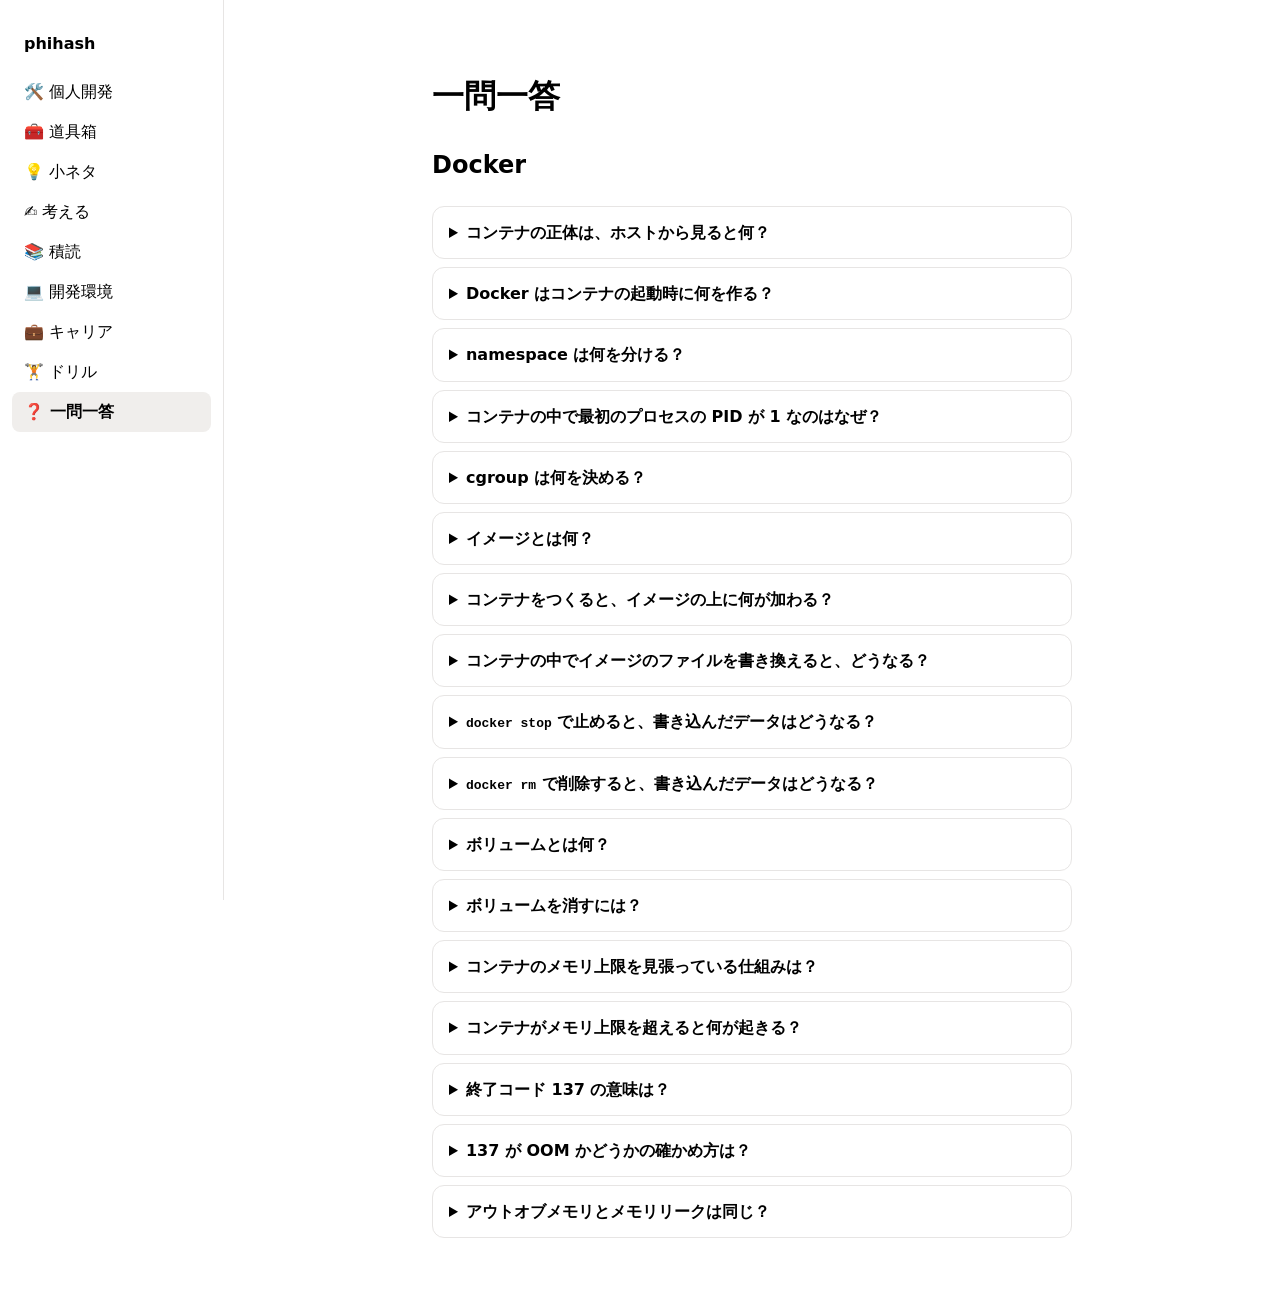
<file: qa.html>
<!doctype html>
<html lang="ja">
  <head>
    <meta charset="utf-8" />
    <meta name="viewport" content="width=device-width, initial-scale=1" />
    <title>一問一答 - phihash</title>
    <link rel="stylesheet" href="nav.css" />
    <style>
      :root {
        color-scheme: light dark;
      }
      body {
        max-width: 40rem;
        margin: 0 auto;
        padding: 3rem 1.25rem;
        font-family: system-ui, sans-serif;
        line-height: 1.7;
      }
      details {
        margin-block: 0.5rem;
        padding: 0.25rem 1rem;
        border: 1px solid light-dark(#e7e5e4, #2a2a2a);
        border-radius: 0.75rem;
      }
      summary {
        cursor: pointer;
        padding-block: 0.5rem;
        font-weight: bold;
      }
    </style>
  </head>
  <body>
    <input type="checkbox" id="nav" class="nav-toggle" />
    <label for="nav" class="nav-open" aria-label="メニュー">☰</label>
    <label for="nav" class="nav-backdrop"></label>
    <nav class="drawer">
      <a class="home" href="index.html">phihash</a>
      <a href="dev.html">🛠️ 個人開発</a>
      <a href="stack.html">🧰 道具箱</a>
      <a href="tips.html">💡 小ネタ</a>
      <a href="think.html">✍️ 考える</a>
      <a href="tsundoku.html">📚 積読</a>
      <a href="devenv.html">💻 開発環境</a>
      <a href="career.html">💼 キャリア</a>
      <a href="drill.html">🏋️ ドリル</a>
      <a href="qa.html" aria-current="page">❓ 一問一答</a>
    </nav>
    <h1>一問一答</h1>

    <h2>Docker</h2>

    <details>
      <summary>コンテナの正体は、ホストから見ると何？</summary>
      <p>分離されたプロセス。ホストとは同じカーネルを共有している。</p>
    </details>

    <details>
      <summary>Docker はコンテナの起動時に何を作る？</summary>
      <p>namespace と cgroup。namespace は見える範囲を分け、cgroup は使える量を制限する。</p>
    </details>

    <details>
      <summary>namespace は何を分ける？</summary>
      <p>PID、ネットワーク、ホスト名など。だからコンテナからホストのプロセスは見えない。</p>
    </details>

    <details>
      <summary>コンテナの中で最初のプロセスの PID が 1 なのはなぜ？</summary>
      <p>PID は namespace ごとに 1 から数えるから。同じプロセスが、Linux ホストの <code>ps</code> では別の番号で見える。Mac の Docker Desktop は Linux の VM の中でコンテナを動かすので、Mac の <code>ps</code> には出ない。</p>
    </details>

    <details>
      <summary>cgroup は何を決める？</summary>
      <p>プロセスのまとまりごとの、メモリや CPU の上限。</p>
    </details>

    <details>
      <summary>イメージとは何？</summary>
      <p>イメージレイヤー（読み取り専用）を重ねたもの。</p>
    </details>

    <details>
      <summary>コンテナをつくると、イメージの上に何が加わる？</summary>
      <p>コンテナレイヤー（書き込み可能）。同じイメージから作ったコンテナはイメージレイヤー（読み取り専用）を共有し、コンテナごとに別なのはコンテナレイヤー（書き込み可能）だけ。</p>
    </details>

    <details>
      <summary>コンテナの中でイメージのファイルを書き換えると、どうなる？</summary>
      <p>そのファイルをコンテナレイヤー（書き込み可能）にコピーしてから変更する（コピーオンライト）。イメージ自体は変わらない。</p>
    </details>

    <details>
      <summary><code>docker stop</code> で止めると、書き込んだデータはどうなる？</summary>
      <p>コンテナレイヤー（書き込み可能）ごと残る。<code>docker start</code> で再開すれば、そのまま使える。</p>
    </details>

    <details>
      <summary><code>docker rm</code> で削除すると、書き込んだデータはどうなる？</summary>
      <p>コンテナレイヤー（書き込み可能）ごと消える。残したいデータは、レイヤーの外にあるボリュームに置く。</p>
    </details>

    <details>
      <summary>ボリュームとは何？</summary>
      <p>Docker が管理する、ホスト上の保存場所。コンテナを削除しても残り、新しいコンテナでもそのまま使える。</p>
    </details>

    <details>
      <summary>ボリュームを消すには？</summary>
      <p><code>docker volume rm</code>。<code>docker rm</code> でコンテナを消しても、名前付きボリュームは消えない。</p>
    </details>

    <details>
      <summary>コンテナのメモリ上限を見張っている仕組みは？</summary>
      <p>cgroup。プロセスのまとまりごとにリソースを制限する Linux カーネルの仕組み。</p>
    </details>

    <details>
      <summary>コンテナがメモリ上限を超えると何が起きる？</summary>
      <p>カーネルの OOM キラーが、cgroup 内でメモリを多く使うプロセスを選んで SIGKILL (9) を送る。</p>
    </details>

    <details>
      <summary>終了コード 137 の意味は？</summary>
      <p>128 + 9 で、SIGKILL で終了したということ。OOM とは限らず、<code>docker kill</code> でも 137 になる。</p>
    </details>

    <details>
      <summary>137 が OOM かどうかの確かめ方は？</summary>
      <p><code>docker inspect -f '{{.State.OOMKilled}}' コンテナ名</code> が true か見る。</p>
    </details>

    <details>
      <summary>アウトオブメモリとメモリリークは同じ？</summary>
      <p>違う。リークは OOM の原因の一つ。巨大なデータの読み込みや、上限設定が小さい場合も、リークなしで OOM になる。</p>
    </details>
  </body>
</html>
</file>
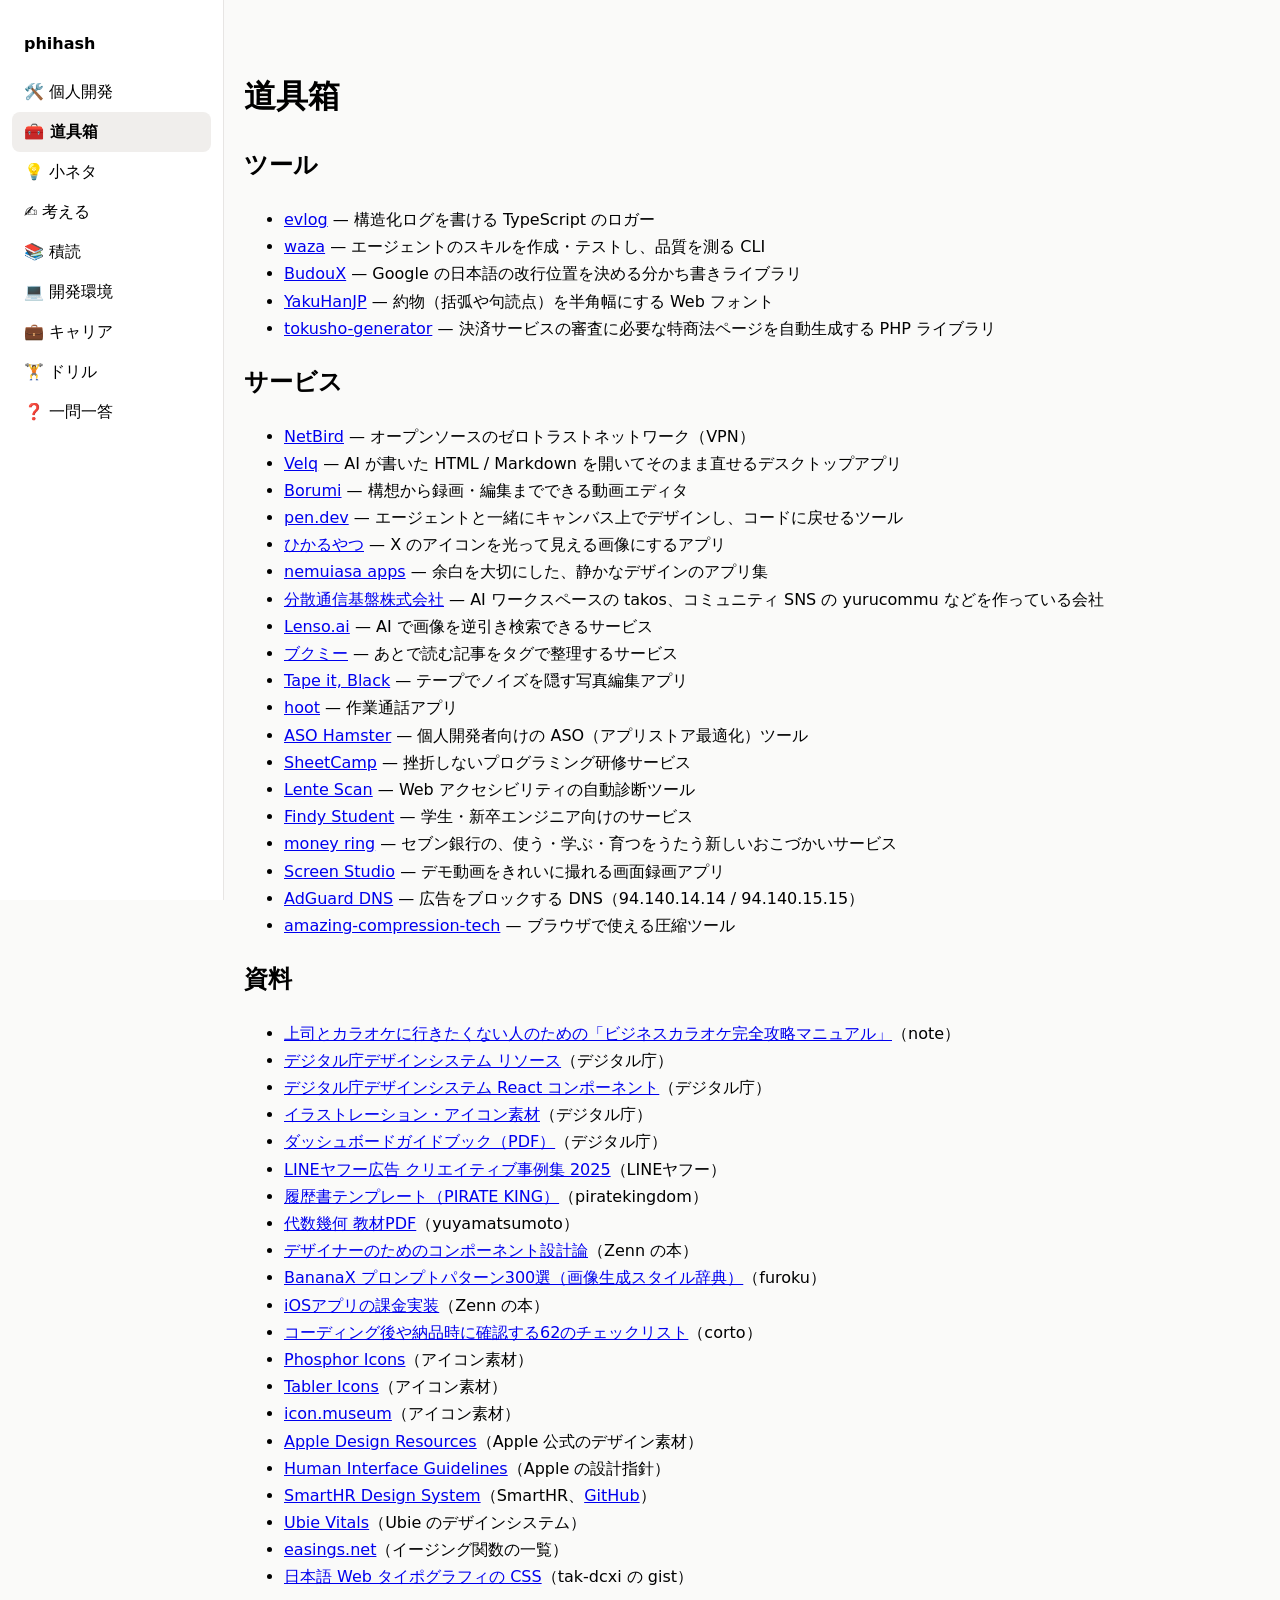
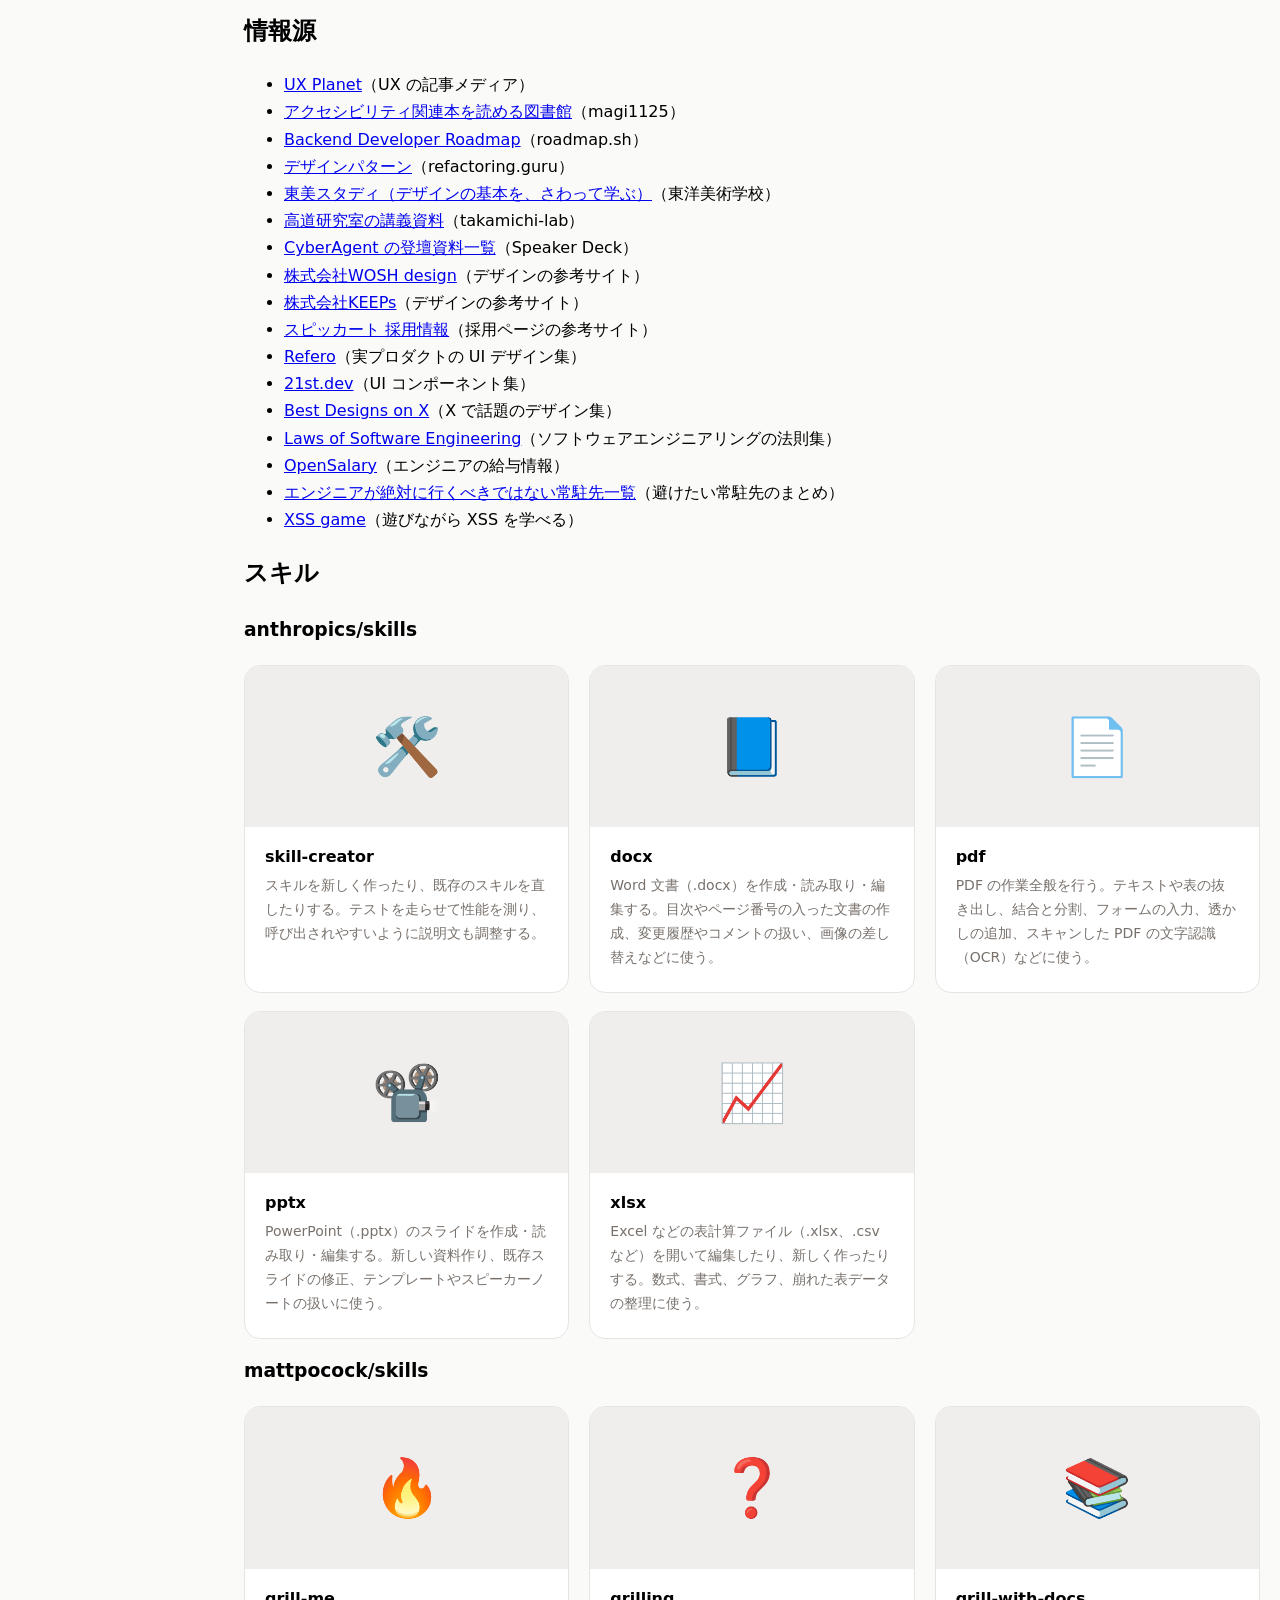
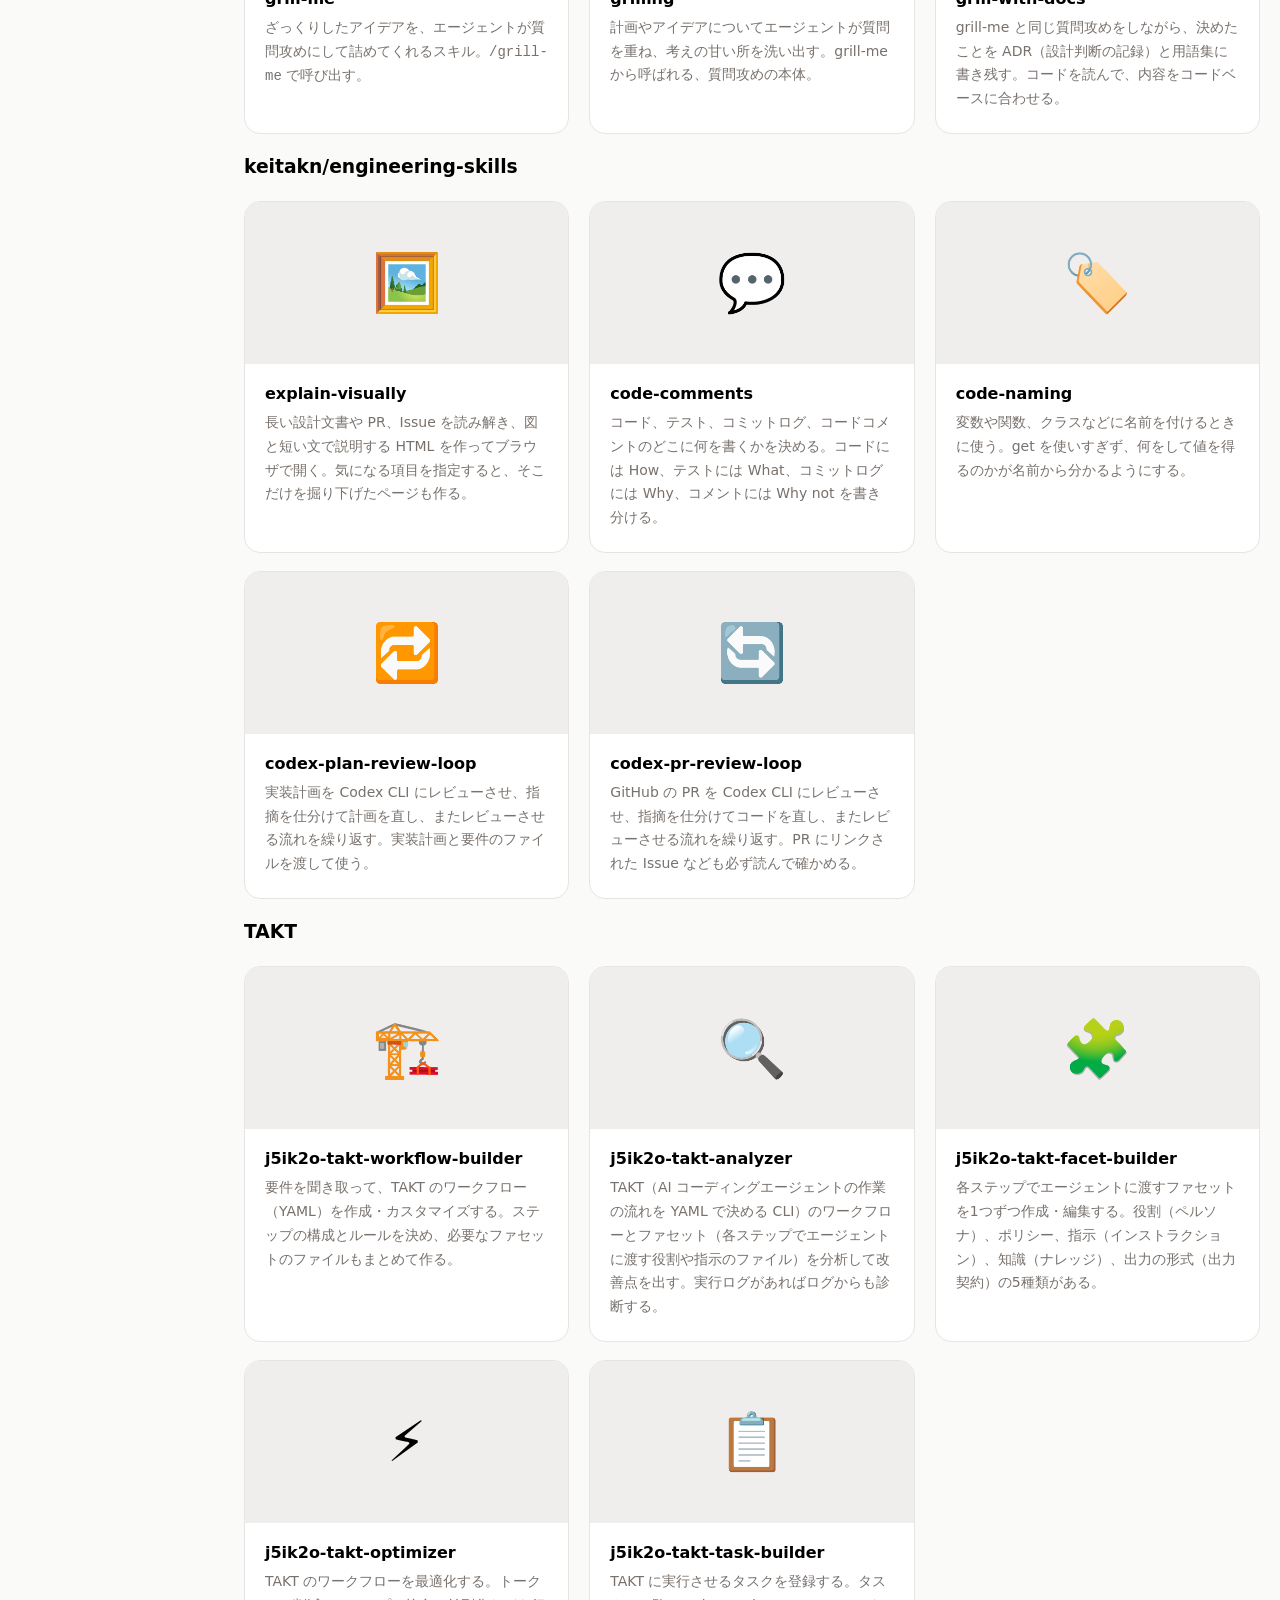
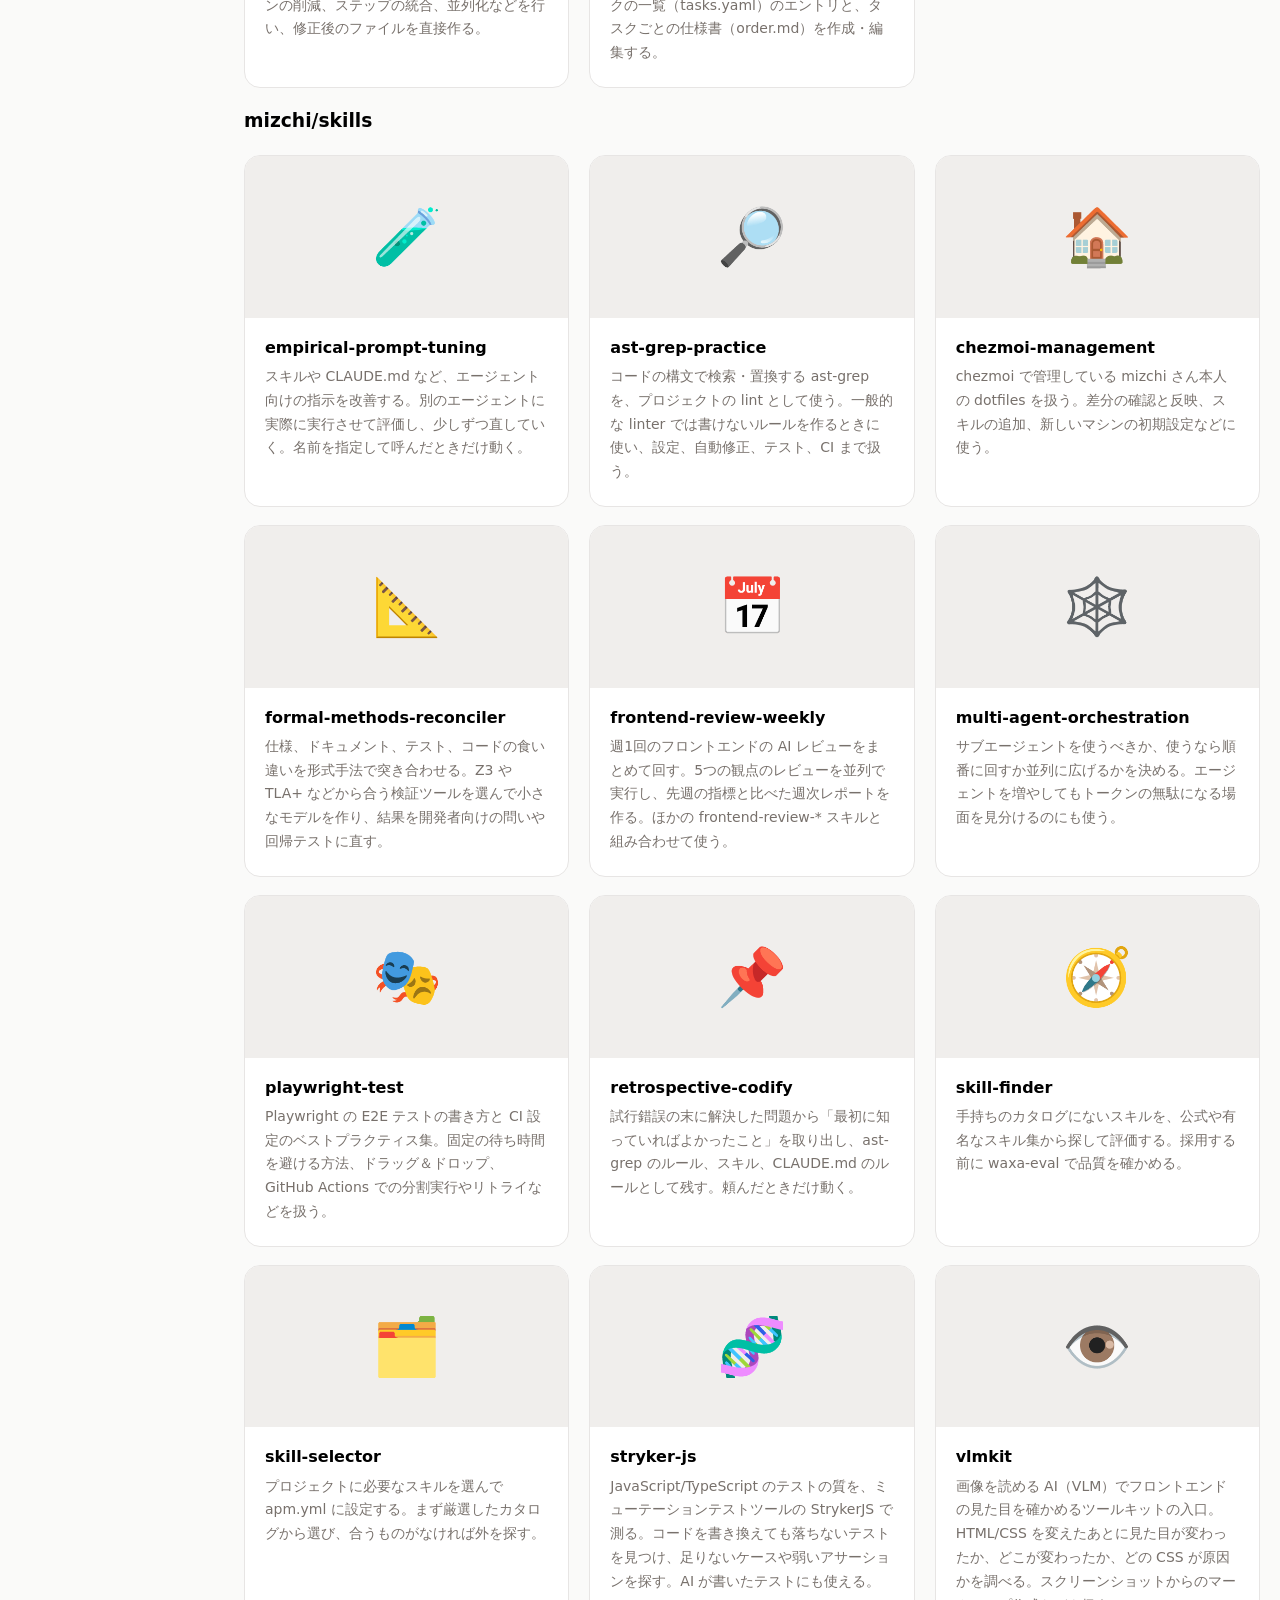
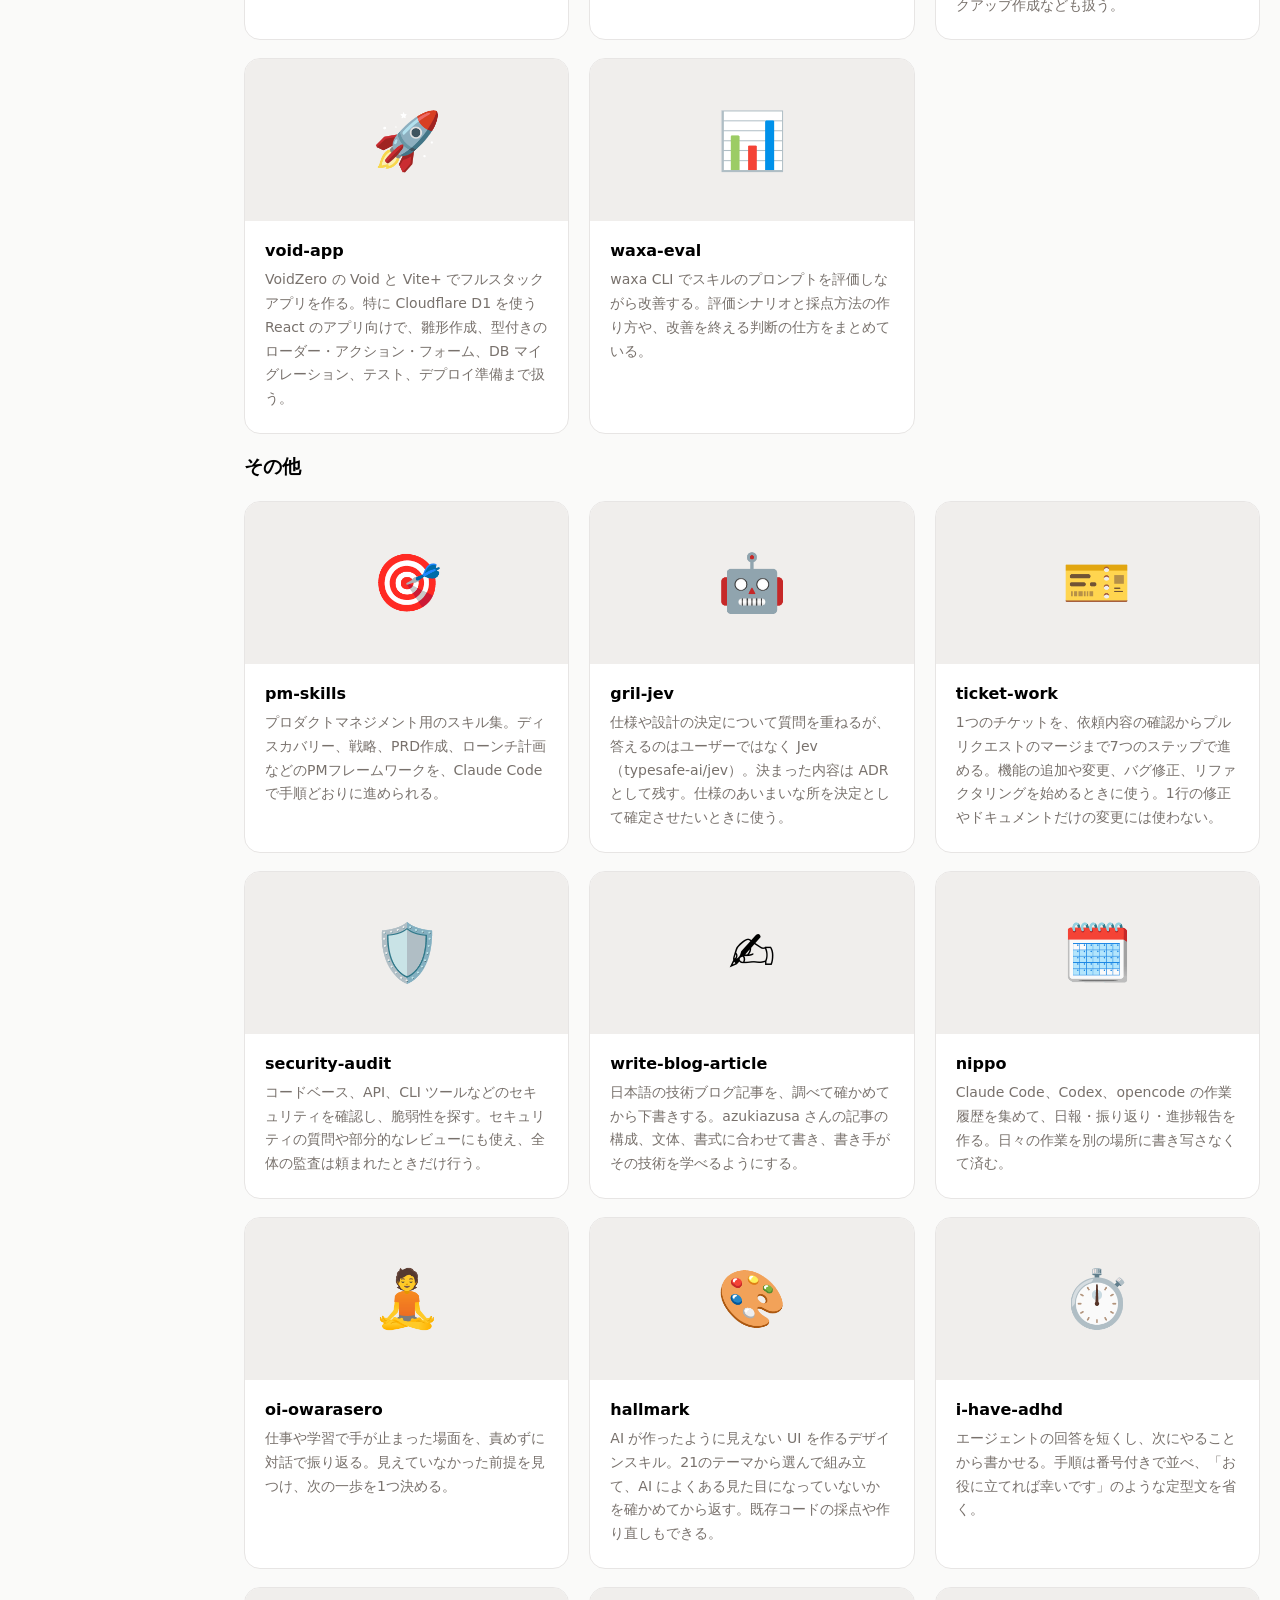
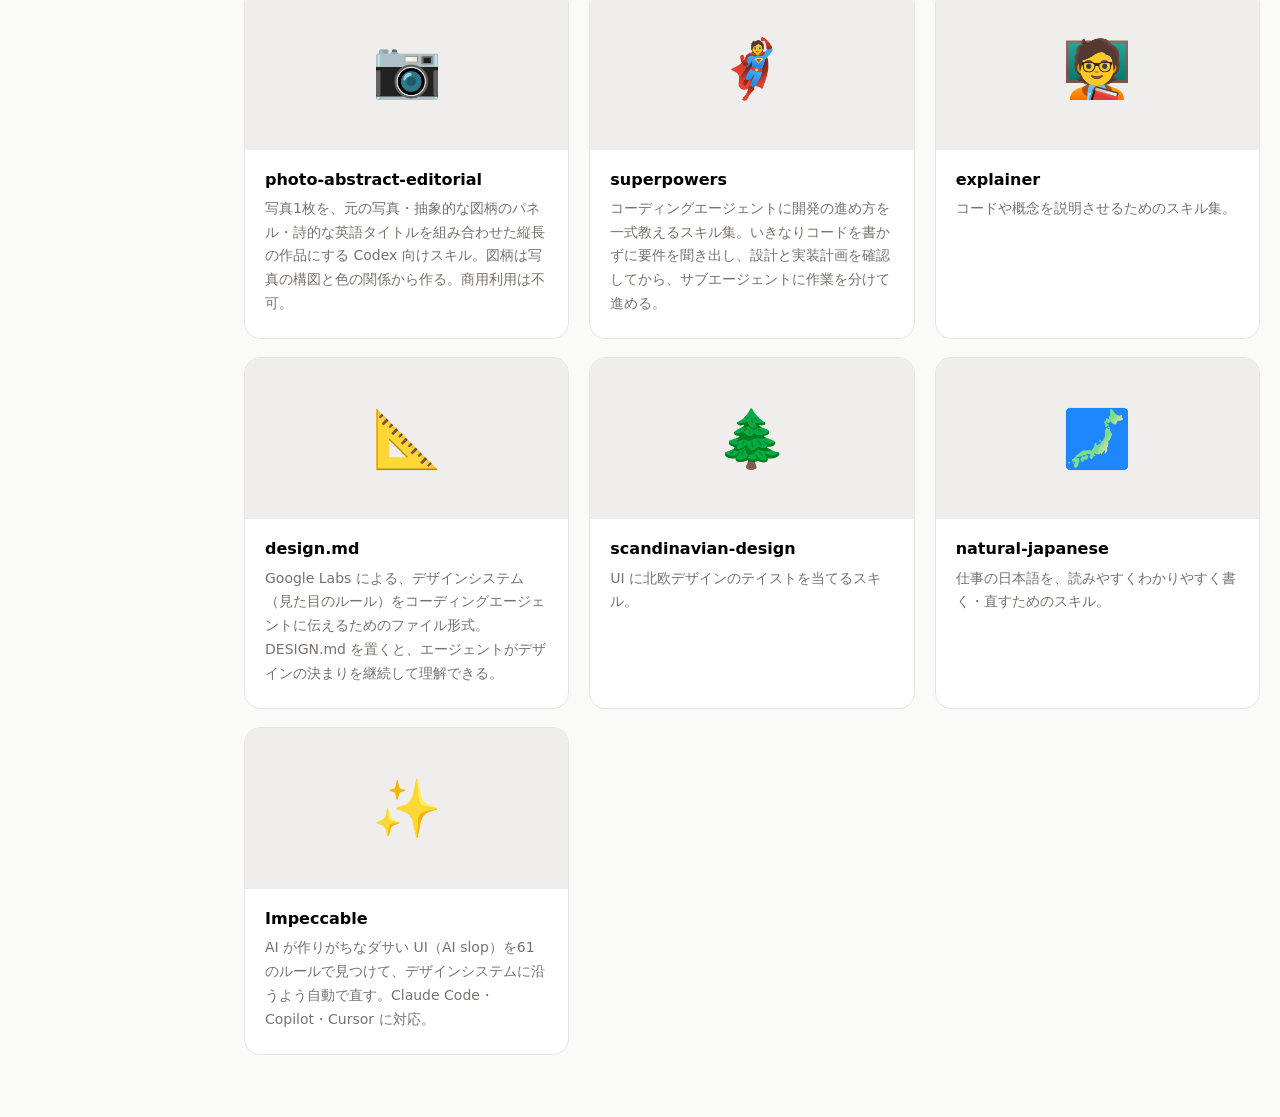
<file: stack.html>
<!doctype html>
<html lang="ja">
  <head>
    <meta charset="utf-8" />
    <meta name="viewport" content="width=device-width, initial-scale=1" />
    <title>道具箱 - phihash</title>
    <link rel="stylesheet" href="nav.css" />
    <style>
      :root {
        color-scheme: light dark;
      }
      body {
        max-width: 72rem;
        margin: 0 auto;
        padding: 3rem 1.25rem;
        font-family: system-ui, sans-serif;
        line-height: 1.7;
        background: light-dark(#fafaf9, #111);
      }
      .cards {
        display: grid;
        grid-template-columns: repeat(auto-fill, minmax(16rem, 1fr));
        gap: 1.25rem;
        padding: 0;
        list-style: none;
      }
      .card {
        display: block;
        height: 100%;
        overflow: hidden;
        border: 1px solid light-dark(#e7e5e4, #2a2a2a);
        border-radius: 1rem;
        background: light-dark(#fff, #1a1a1a);
        color: inherit;
        text-decoration: none;
      }
      .thumb {
        display: grid;
        place-items: center;
        aspect-ratio: 2 / 1;
        background: light-dark(#f0eeec, #242424);
        font-size: 3.5rem;
      }
      .body {
        padding: 1rem 1.25rem 1.25rem;
      }
      .body h4 {
        margin: 0 0 0.25rem;
        font-size: 1rem;
      }
      .body p {
        margin: 0;
        font-size: 0.875rem;
        color: light-dark(#78716c, #a8a29e);
      }
    </style>
  </head>
  <body>
    <input type="checkbox" id="nav" class="nav-toggle" />
    <label for="nav" class="nav-open" aria-label="メニュー">☰</label>
    <label for="nav" class="nav-backdrop"></label>
    <nav class="drawer">
      <a class="home" href="index.html">phihash</a>
      <a href="dev.html">🛠️ 個人開発</a>
      <a href="stack.html" aria-current="page">🧰 道具箱</a>
      <a href="tips.html">💡 小ネタ</a>
      <a href="think.html">✍️ 考える</a>
      <a href="tsundoku.html">📚 積読</a>
      <a href="devenv.html">💻 開発環境</a>
      <a href="career.html">💼 キャリア</a>
      <a href="drill.html">🏋️ ドリル</a>
      <a href="qa.html">❓ 一問一答</a>
    </nav>
    <h1>道具箱</h1>

    <h2>ツール</h2>
    <ul>
      <li><a href="https://www.evlog.dev/" target="_blank" rel="noopener">evlog</a> — 構造化ログを書ける TypeScript のロガー</li>
      <li><a href="https://github.com/microsoft/waza" target="_blank" rel="noopener">waza</a> — エージェントのスキルを作成・テストし、品質を測る CLI</li>
      <li><a href="https://github.com/google/budoux" target="_blank" rel="noopener">BudouX</a> — Google の日本語の改行位置を決める分かち書きライブラリ</li>
      <li><a href="https://yakuhanjp.qranoko.jp/" target="_blank" rel="noopener">YakuHanJP</a> — 約物（括弧や句読点）を半角幅にする Web フォント</li>
      <li><a href="https://github.com/369work/tokusho-generator" target="_blank" rel="noopener">tokusho-generator</a> — 決済サービスの審査に必要な特商法ページを自動生成する PHP ライブラリ</li>
    </ul>

    <h2>サービス</h2>
    <ul>
      <li><a href="https://netbird.io/" target="_blank" rel="noopener">NetBird</a> — オープンソースのゼロトラストネットワーク（VPN）</li>
      <li><a href="https://velq.sh/ja/" target="_blank" rel="noopener">Velq</a> — AI が書いた HTML / Markdown を開いてそのまま直せるデスクトップアプリ</li>
      <li><a href="https://borumi.com/" target="_blank" rel="noopener">Borumi</a> — 構想から録画・編集までできる動画エディタ</li>
      <li><a href="https://www.pen.dev/" target="_blank" rel="noopener">pen.dev</a> — エージェントと一緒にキャンバス上でデザインし、コードに戻せるツール</li>
      <li><a href="http://pikari.nemu-kuma.jp/" target="_blank" rel="noopener">ひかるやつ</a> — X のアイコンを光って見える画像にするアプリ</li>
      <li><a href="https://apps.nemuiasa.studio/" target="_blank" rel="noopener">nemuiasa apps</a> — 余白を大切にした、静かなデザインのアプリ集</li>
      <li><a href="https://corp.takos.jp/" target="_blank" rel="noopener">分散通信基盤株式会社</a> — AI ワークスペースの takos、コミュニティ SNS の yurucommu などを作っている会社</li>
      <li><a href="https://lenso.ai/ja" target="_blank" rel="noopener">Lenso.ai</a> — AI で画像を逆引き検索できるサービス</li>
      <li><a href="https://bukumee.com/entry/s/tech.anotherball.com/ja/2026-09-04-interview-product-development-skills" target="_blank" rel="noopener">ブクミー</a> — あとで読む記事をタグで整理するサービス</li>
      <li><a href="https://apps.apple.com/jp/app/id6780113316" target="_blank" rel="noopener">Tape it, Black</a> — テープでノイズを隠す写真編集アプリ</li>
      <li><a href="https://prtimes.jp/main/html/rd/p/000000004.000175297.html" target="_blank" rel="noopener">hoot</a> — 作業通話アプリ</li>
      <li><a href="https://hamsteclab.com/aso/" target="_blank" rel="noopener">ASO Hamster</a> — 個人開発者向けの ASO（アプリストア最適化）ツール</li>
      <li><a href="https://note.com/tokoroten_jp/n/nb9a653d51ec6" target="_blank" rel="noopener">SheetCamp</a> — 挫折しないプログラミング研修サービス</li>
      <li><a href="https://www.47news.jp/14903177.html" target="_blank" rel="noopener">Lente Scan</a> — Web アクセシビリティの自動診断ツール</li>
      <li><a href="https://student.findy-code.io/sign-up/profile" target="_blank" rel="noopener">Findy Student</a> — 学生・新卒エンジニア向けのサービス</li>
      <li><a href="https://www.sevenbank.co.jp/personal/other-services/moneyring/" target="_blank" rel="noopener">money ring</a> — セブン銀行の、使う・学ぶ・育つをうたう新しいおこづかいサービス</li>
      <li><a href="https://screen.studio/" target="_blank" rel="noopener">Screen Studio</a> — デモ動画をきれいに撮れる画面録画アプリ</li>
      <li><a href="https://adguard-dns.io/" target="_blank" rel="noopener">AdGuard DNS</a> — 広告をブロックする DNS（94.140.14.14 / 94.140.15.15）</li>
      <li><a href="https://otnc.github.io/amazing-compression-tech/" target="_blank" rel="noopener">amazing-compression-tech</a> — ブラウザで使える圧縮ツール</li>
    </ul>

    <h2>資料</h2>
    <ul>
      <li><a href="https://note.com/yuuu0316/n/nc940174742ea" target="_blank" rel="noopener">上司とカラオケに行きたくない人のための「ビジネスカラオケ完全攻略マニュアル」</a>（note）</li>
      <li><a href="https://design.digital.go.jp/dads/resources/" target="_blank" rel="noopener">デジタル庁デザインシステム リソース</a>（デジタル庁）</li>
      <li><a href="https://design.digital.go.jp/dads/react/" target="_blank" rel="noopener">デジタル庁デザインシステム React コンポーネント</a>（デジタル庁）</li>
      <li><a href="https://www.digital.go.jp/policies/servicedesign/designsystem/Illustration_Icons" target="_blank" rel="noopener">イラストレーション・アイコン素材</a>（デジタル庁）</li>
      <li><a href="https://www.digital.go.jp/assets/contents/node/basic_page/field_ref_resources/1948e3cd-736a-4378-9e31-039b08d11106/2a3a0ebc/20260331_resources_dashboard-guidebook_guidebook_02.pdf" target="_blank" rel="noopener">ダッシュボードガイドブック（PDF）</a>（デジタル庁）</li>
      <li><a href="https://creativelab-tips.line.me/ja/industry_2025_00_all/" target="_blank" rel="noopener">LINEヤフー広告 クリエイティブ事例集 2025</a>（LINEヤフー）</li>
      <li><a href="https://www.piratekingdom.com/landing/resume" target="_blank" rel="noopener">履歴書テンプレート（PIRATE KING）</a>（piratekingdom）</li>
      <li><a href="http://yuyamatsumoto.com/ed/alggeom1.pdf" target="_blank" rel="noopener">代数幾何 教材PDF</a>（yuyamatsumoto）</li>
      <li><a href="https://zenn.dev/yy/books/b62994c6b0b1e9" target="_blank" rel="noopener">デザイナーのためのコンポーネント設計論</a>（Zenn の本）</li>
      <li><a href="https://furoku.github.io/bananaX/projects/infographic-evaluation/index.html" target="_blank" rel="noopener">BananaX プロンプトパターン300選（画像生成スタイル辞典）</a>（furoku）</li>
      <li><a href="https://zenn.dev/solar/books/9b1726f0e1aca4" target="_blank" rel="noopener">iOSアプリの課金実装</a>（Zenn の本）</li>
      <li><a href="https://corto.jp/note/coding-check-list/" target="_blank" rel="noopener">コーディング後や納品時に確認する62のチェックリスト</a>（corto）</li>
      <li><a href="https://phosphoricons.com" target="_blank" rel="noopener">Phosphor Icons</a>（アイコン素材）</li>
      <li><a href="https://tabler.io/icons" target="_blank" rel="noopener">Tabler Icons</a>（アイコン素材）</li>
      <li><a href="https://icon.museum/" target="_blank" rel="noopener">icon.museum</a>（アイコン素材）</li>
      <li><a href="https://developer.apple.com/design/resources/" target="_blank" rel="noopener">Apple Design Resources</a>（Apple 公式のデザイン素材）</li>
      <li><a href="https://developer.apple.com/design/human-interface-guidelines" target="_blank" rel="noopener">Human Interface Guidelines</a>（Apple の設計指針）</li>
      <li><a href="https://smarthr.design" target="_blank" rel="noopener">SmartHR Design System</a>（SmartHR、<a href="https://github.com/kufu/smarthr-ui" target="_blank" rel="noopener">GitHub</a>）</li>
      <li><a href="https://vitals.ubie.life/" target="_blank" rel="noopener">Ubie Vitals</a>（Ubie のデザインシステム）</li>
      <li><a href="https://easings.net" target="_blank" rel="noopener">easings.net</a>（イージング関数の一覧）</li>
      <li><a href="https://gist.github.com/tak-dcxi/0f8b924d6dd81aaeb58dc2e287f2ab3a" target="_blank" rel="noopener">日本語 Web タイポグラフィの CSS</a>（tak-dcxi の gist）</li>
    </ul>

    <h2>情報源</h2>
    <ul>
      <li><a href="https://uxplanet.org/" target="_blank" rel="noopener">UX Planet</a>（UX の記事メディア）</li>
      <li><a href="https://magi1125.github.io/libraries/" target="_blank" rel="noopener">アクセシビリティ関連本を読める図書館</a>（magi1125）</li>
      <li><a href="https://roadmap.sh/backend" target="_blank" rel="noopener">Backend Developer Roadmap</a>（roadmap.sh）</li>
      <li><a href="https://refactoring.guru/ja/design-patterns" target="_blank" rel="noopener">デザインパターン</a>（refactoring.guru）</li>
      <li><a href="https://study.to-bi.ac.jp/" target="_blank" rel="noopener">東美スタディ（デザインの基本を、さわって学ぶ）</a>（東洋美術学校）</li>
      <li><a href="https://takamichi-lab.github.io/teaching/" target="_blank" rel="noopener">高道研究室の講義資料</a>（takamichi-lab）</li>
      <li><a href="https://speakerdeck.com/cyberagentdevelopers" target="_blank" rel="noopener">CyberAgent の登壇資料一覧</a>（Speaker Deck）</li>
      <li><a href="https://wosh.jp/" target="_blank" rel="noopener">株式会社WOSH design</a>（デザインの参考サイト）</li>
      <li><a href="https://keeps.homes/" target="_blank" rel="noopener">株式会社KEEPs</a>（デザインの参考サイト）</li>
      <li><a href="https://spicatorecruit.studio.site/" target="_blank" rel="noopener">スピッカート 採用情報</a>（採用ページの参考サイト）</li>
      <li><a href="https://styles.refero.design/" target="_blank" rel="noopener">Refero</a>（実プロダクトの UI デザイン集）</li>
      <li><a href="https://21st.dev/" target="_blank" rel="noopener">21st.dev</a>（UI コンポーネント集）</li>
      <li><a href="https://bestdesignsonx.com/" target="_blank" rel="noopener">Best Designs on X</a>（X で話題のデザイン集）</li>
      <li><a href="https://lawsofsoftwareengineering.com/" target="_blank" rel="noopener">Laws of Software Engineering</a>（ソフトウェアエンジニアリングの法則集）</li>
      <li><a href="https://opensalary.jp" target="_blank" rel="noopener">OpenSalary</a>（エンジニアの給与情報）</li>
      <li><a href="https://posfie.com/@curryevent/p/zyYn3l1" target="_blank" rel="noopener">エンジニアが絶対に行くべきではない常駐先一覧</a>（避けたい常駐先のまとめ）</li>
      <li><a href="https://xss-game.appspot.com/" target="_blank" rel="noopener">XSS game</a>（遊びながら XSS を学べる）</li>
    </ul>

    <h2>スキル</h2>

    <h3>anthropics/skills</h3>
    <ul class="cards">
      <li>
        <a class="card" href="https://github.com/anthropics/skills/tree/main/skills/skill-creator" target="_blank" rel="noopener">
          <div class="thumb">🛠️</div>
          <div class="body">
            <h4>skill-creator</h4>
            <p>スキルを新しく作ったり、既存のスキルを直したりする。テストを走らせて性能を測り、呼び出されやすいように説明文も調整する。</p>
          </div>
        </a>
      </li>
      <li>
        <a class="card" href="https://github.com/anthropics/skills/tree/main/skills/docx" target="_blank" rel="noopener">
          <div class="thumb">📘</div>
          <div class="body">
            <h4>docx</h4>
            <p>Word 文書（.docx）を作成・読み取り・編集する。目次やページ番号の入った文書の作成、変更履歴やコメントの扱い、画像の差し替えなどに使う。</p>
          </div>
        </a>
      </li>
      <li>
        <a class="card" href="https://github.com/anthropics/skills/tree/main/skills/pdf" target="_blank" rel="noopener">
          <div class="thumb">📄</div>
          <div class="body">
            <h4>pdf</h4>
            <p>PDF の作業全般を行う。テキストや表の抜き出し、結合と分割、フォームの入力、透かしの追加、スキャンした PDF の文字認識（OCR）などに使う。</p>
          </div>
        </a>
      </li>
      <li>
        <a class="card" href="https://github.com/anthropics/skills/tree/main/skills/pptx" target="_blank" rel="noopener">
          <div class="thumb">📽️</div>
          <div class="body">
            <h4>pptx</h4>
            <p>PowerPoint（.pptx）のスライドを作成・読み取り・編集する。新しい資料作り、既存スライドの修正、テンプレートやスピーカーノートの扱いに使う。</p>
          </div>
        </a>
      </li>
      <li>
        <a class="card" href="https://github.com/anthropics/skills/tree/main/skills/xlsx" target="_blank" rel="noopener">
          <div class="thumb">📈</div>
          <div class="body">
            <h4>xlsx</h4>
            <p>Excel などの表計算ファイル（.xlsx、.csv など）を開いて編集したり、新しく作ったりする。数式、書式、グラフ、崩れた表データの整理に使う。</p>
          </div>
        </a>
      </li>
    </ul>

    <h3>mattpocock/skills</h3>
    <ul class="cards">
      <li>
        <a class="card" href="https://github.com/mattpocock/skills/blob/main/skills/productivity/grill-me/SKILL.md" target="_blank" rel="noopener">
          <div class="thumb">🔥</div>
          <div class="body">
            <h4>grill-me</h4>
            <p>ざっくりしたアイデアを、エージェントが質問攻めにして詰めてくれるスキル。<code>/grill-me</code> で呼び出す。</p>
          </div>
        </a>
      </li>
      <li>
        <a class="card" href="https://github.com/mattpocock/skills/tree/main/skills/productivity/grilling" target="_blank" rel="noopener">
          <div class="thumb">❓</div>
          <div class="body">
            <h4>grilling</h4>
            <p>計画やアイデアについてエージェントが質問を重ね、考えの甘い所を洗い出す。grill-me から呼ばれる、質問攻めの本体。</p>
          </div>
        </a>
      </li>
      <li>
        <a class="card" href="https://github.com/mattpocock/skills/tree/main/skills/engineering/grill-with-docs" target="_blank" rel="noopener">
          <div class="thumb">📚</div>
          <div class="body">
            <h4>grill-with-docs</h4>
            <p>grill-me と同じ質問攻めをしながら、決めたことを ADR（設計判断の記録）と用語集に書き残す。コードを読んで、内容をコードベースに合わせる。</p>
          </div>
        </a>
      </li>
    </ul>

    <h3>keitakn/engineering-skills</h3>
    <ul class="cards">
      <li>
        <a class="card" href="https://github.com/keitakn/engineering-skills/blob/main/.claude/skills/explain-visually/SKILL.md" target="_blank" rel="noopener">
          <div class="thumb">🖼️</div>
          <div class="body">
            <h4>explain-visually</h4>
            <p>長い設計文書や PR、Issue を読み解き、図と短い文で説明する HTML を作ってブラウザで開く。気になる項目を指定すると、そこだけを掘り下げたページも作る。</p>
          </div>
        </a>
      </li>
      <li>
        <a class="card" href="https://github.com/keitakn/engineering-skills/blob/main/.claude/skills/code-comments/SKILL.md" target="_blank" rel="noopener">
          <div class="thumb">💬</div>
          <div class="body">
            <h4>code-comments</h4>
            <p>コード、テスト、コミットログ、コードコメントのどこに何を書くかを決める。コードには How、テストには What、コミットログには Why、コメントには Why not を書き分ける。</p>
          </div>
        </a>
      </li>
      <li>
        <a class="card" href="https://github.com/keitakn/engineering-skills/blob/main/.claude/skills/code-naming/SKILL.md" target="_blank" rel="noopener">
          <div class="thumb">🏷️</div>
          <div class="body">
            <h4>code-naming</h4>
            <p>変数や関数、クラスなどに名前を付けるときに使う。get を使いすぎず、何をして値を得るのかが名前から分かるようにする。</p>
          </div>
        </a>
      </li>
      <li>
        <a class="card" href="https://github.com/keitakn/engineering-skills/blob/main/.claude/skills/codex-plan-review-loop/SKILL.md" target="_blank" rel="noopener">
          <div class="thumb">🔁</div>
          <div class="body">
            <h4>codex-plan-review-loop</h4>
            <p>実装計画を Codex CLI にレビューさせ、指摘を仕分けて計画を直し、またレビューさせる流れを繰り返す。実装計画と要件のファイルを渡して使う。</p>
          </div>
        </a>
      </li>
      <li>
        <a class="card" href="https://github.com/keitakn/engineering-skills/blob/main/.claude/skills/codex-pr-review-loop/SKILL.md" target="_blank" rel="noopener">
          <div class="thumb">🔄</div>
          <div class="body">
            <h4>codex-pr-review-loop</h4>
            <p>GitHub の PR を Codex CLI にレビューさせ、指摘を仕分けてコードを直し、またレビューさせる流れを繰り返す。PR にリンクされた Issue なども必ず読んで確かめる。</p>
          </div>
        </a>
      </li>
    </ul>

    <h3>TAKT</h3>
    <ul class="cards">
      <li>
        <a class="card" href="https://github.com/j5ik2o/ai-tools/tree/main/plugins/takt/skills/j5ik2o-takt-workflow-builder" target="_blank" rel="noopener">
          <div class="thumb">🏗️</div>
          <div class="body">
            <h4>j5ik2o-takt-workflow-builder</h4>
            <p>要件を聞き取って、TAKT のワークフロー（YAML）を作成・カスタマイズする。ステップの構成とルールを決め、必要なファセットのファイルもまとめて作る。</p>
          </div>
        </a>
      </li>
      <li>
        <a class="card" href="https://github.com/j5ik2o/ai-tools/tree/main/plugins/takt/skills/j5ik2o-takt-analyzer" target="_blank" rel="noopener">
          <div class="thumb">🔍</div>
          <div class="body">
            <h4>j5ik2o-takt-analyzer</h4>
            <p>TAKT（AI コーディングエージェントの作業の流れを YAML で決める CLI）のワークフローとファセット（各ステップでエージェントに渡す役割や指示のファイル）を分析して改善点を出す。実行ログがあればログからも診断する。</p>
          </div>
        </a>
      </li>
      <li>
        <a class="card" href="https://github.com/j5ik2o/ai-tools/tree/main/plugins/takt/skills/j5ik2o-takt-facet-builder" target="_blank" rel="noopener">
          <div class="thumb">🧩</div>
          <div class="body">
            <h4>j5ik2o-takt-facet-builder</h4>
            <p>各ステップでエージェントに渡すファセットを1つずつ作成・編集する。役割（ペルソナ）、ポリシー、指示（インストラクション）、知識（ナレッジ）、出力の形式（出力契約）の5種類がある。</p>
          </div>
        </a>
      </li>
      <li>
        <a class="card" href="https://github.com/j5ik2o/ai-tools/tree/main/plugins/takt/skills/j5ik2o-takt-optimizer" target="_blank" rel="noopener">
          <div class="thumb">⚡</div>
          <div class="body">
            <h4>j5ik2o-takt-optimizer</h4>
            <p>TAKT のワークフローを最適化する。トークンの削減、ステップの統合、並列化などを行い、修正後のファイルを直接作る。</p>
          </div>
        </a>
      </li>
      <li>
        <a class="card" href="https://github.com/j5ik2o/ai-tools/tree/main/plugins/takt/skills/j5ik2o-takt-task-builder" target="_blank" rel="noopener">
          <div class="thumb">📋</div>
          <div class="body">
            <h4>j5ik2o-takt-task-builder</h4>
            <p>TAKT に実行させるタスクを登録する。タスクの一覧（tasks.yaml）のエントリと、タスクごとの仕様書（order.md）を作成・編集する。</p>
          </div>
        </a>
      </li>
    </ul>

    <h3>mizchi/skills</h3>
    <ul class="cards">
      <li>
        <a class="card" href="https://github.com/mizchi/skills/blob/main/empirical-prompt-tuning/SKILL.md" target="_blank" rel="noopener">
          <div class="thumb">🧪</div>
          <div class="body">
            <h4>empirical-prompt-tuning</h4>
            <p>スキルや CLAUDE.md など、エージェント向けの指示を改善する。別のエージェントに実際に実行させて評価し、少しずつ直していく。名前を指定して呼んだときだけ動く。</p>
          </div>
        </a>
      </li>
      <li>
        <a class="card" href="https://github.com/mizchi/skills/tree/main/ast-grep-practice" target="_blank" rel="noopener">
          <div class="thumb">🔎</div>
          <div class="body">
            <h4>ast-grep-practice</h4>
            <p>コードの構文で検索・置換する ast-grep を、プロジェクトの lint として使う。一般的な linter では書けないルールを作るときに使い、設定、自動修正、テスト、CI まで扱う。</p>
          </div>
        </a>
      </li>
      <li>
        <a class="card" href="https://github.com/mizchi/skills/tree/main/chezmoi-management" target="_blank" rel="noopener">
          <div class="thumb">🏠</div>
          <div class="body">
            <h4>chezmoi-management</h4>
            <p>chezmoi で管理している mizchi さん本人の dotfiles を扱う。差分の確認と反映、スキルの追加、新しいマシンの初期設定などに使う。</p>
          </div>
        </a>
      </li>
      <li>
        <a class="card" href="https://github.com/mizchi/skills/tree/main/formal-methods-reconciler" target="_blank" rel="noopener">
          <div class="thumb">📐</div>
          <div class="body">
            <h4>formal-methods-reconciler</h4>
            <p>仕様、ドキュメント、テスト、コードの食い違いを形式手法で突き合わせる。Z3 や TLA+ などから合う検証ツールを選んで小さなモデルを作り、結果を開発者向けの問いや回帰テストに直す。</p>
          </div>
        </a>
      </li>
      <li>
        <a class="card" href="https://github.com/mizchi/skills/tree/main/frontend-review-weekly" target="_blank" rel="noopener">
          <div class="thumb">📅</div>
          <div class="body">
            <h4>frontend-review-weekly</h4>
            <p>週1回のフロントエンドの AI レビューをまとめて回す。5つの観点のレビューを並列で実行し、先週の指標と比べた週次レポートを作る。ほかの frontend-review-* スキルと組み合わせて使う。</p>
          </div>
        </a>
      </li>
      <li>
        <a class="card" href="https://github.com/mizchi/skills/tree/main/multi-agent-orchestration" target="_blank" rel="noopener">
          <div class="thumb">🕸️</div>
          <div class="body">
            <h4>multi-agent-orchestration</h4>
            <p>サブエージェントを使うべきか、使うなら順番に回すか並列に広げるかを決める。エージェントを増やしてもトークンの無駄になる場面を見分けるのにも使う。</p>
          </div>
        </a>
      </li>
      <li>
        <a class="card" href="https://github.com/mizchi/skills/tree/main/playwright-test" target="_blank" rel="noopener">
          <div class="thumb">🎭</div>
          <div class="body">
            <h4>playwright-test</h4>
            <p>Playwright の E2E テストの書き方と CI 設定のベストプラクティス集。固定の待ち時間を避ける方法、ドラッグ＆ドロップ、GitHub Actions での分割実行やリトライなどを扱う。</p>
          </div>
        </a>
      </li>
      <li>
        <a class="card" href="https://github.com/mizchi/skills/tree/main/retrospective-codify" target="_blank" rel="noopener">
          <div class="thumb">📌</div>
          <div class="body">
            <h4>retrospective-codify</h4>
            <p>試行錯誤の末に解決した問題から「最初に知っていればよかったこと」を取り出し、ast-grep のルール、スキル、CLAUDE.md のルールとして残す。頼んだときだけ動く。</p>
          </div>
        </a>
      </li>
      <li>
        <a class="card" href="https://github.com/mizchi/skills/tree/main/skill-finder" target="_blank" rel="noopener">
          <div class="thumb">🧭</div>
          <div class="body">
            <h4>skill-finder</h4>
            <p>手持ちのカタログにないスキルを、公式や有名なスキル集から探して評価する。採用する前に waxa-eval で品質を確かめる。</p>
          </div>
        </a>
      </li>
      <li>
        <a class="card" href="https://github.com/mizchi/skills/tree/main/skill-selector" target="_blank" rel="noopener">
          <div class="thumb">🗂️</div>
          <div class="body">
            <h4>skill-selector</h4>
            <p>プロジェクトに必要なスキルを選んで apm.yml に設定する。まず厳選したカタログから選び、合うものがなければ外を探す。</p>
          </div>
        </a>
      </li>
      <li>
        <a class="card" href="https://github.com/mizchi/skills/tree/main/stryker-js" target="_blank" rel="noopener">
          <div class="thumb">🧬</div>
          <div class="body">
            <h4>stryker-js</h4>
            <p>JavaScript/TypeScript のテストの質を、ミューテーションテストツールの StrykerJS で測る。コードを書き換えても落ちないテストを見つけ、足りないケースや弱いアサーションを探す。AI が書いたテストにも使える。</p>
          </div>
        </a>
      </li>
      <li>
        <a class="card" href="https://github.com/mizchi/skills/tree/main/vlmkit" target="_blank" rel="noopener">
          <div class="thumb">👁️</div>
          <div class="body">
            <h4>vlmkit</h4>
            <p>画像を読める AI（VLM）でフロントエンドの見た目を確かめるツールキットの入口。HTML/CSS を変えたあとに見た目が変わったか、どこが変わったか、どの CSS が原因かを調べる。スクリーンショットからのマークアップ作成なども扱う。</p>
          </div>
        </a>
      </li>
      <li>
        <a class="card" href="https://github.com/mizchi/skills/tree/main/void-app" target="_blank" rel="noopener">
          <div class="thumb">🚀</div>
          <div class="body">
            <h4>void-app</h4>
            <p>VoidZero の Void と Vite+ でフルスタックアプリを作る。特に Cloudflare D1 を使う React のアプリ向けで、雛形作成、型付きのローダー・アクション・フォーム、DB マイグレーション、テスト、デプロイ準備まで扱う。</p>
          </div>
        </a>
      </li>
      <li>
        <a class="card" href="https://github.com/mizchi/skills/tree/main/waxa-eval" target="_blank" rel="noopener">
          <div class="thumb">📊</div>
          <div class="body">
            <h4>waxa-eval</h4>
            <p>waxa CLI でスキルのプロンプトを評価しながら改善する。評価シナリオと採点方法の作り方や、改善を終える判断の仕方をまとめている。</p>
          </div>
        </a>
      </li>
    </ul>

    <h3>その他</h3>
    <ul class="cards">
      <li>
        <a class="card" href="https://github.com/phuryn/pm-skills" target="_blank" rel="noopener">
          <div class="thumb">🎯</div>
          <div class="body">
            <h4>pm-skills</h4>
            <p>プロダクトマネジメント用のスキル集。ディスカバリー、戦略、PRD作成、ローンチ計画などのPMフレームワークを、Claude Code で手順どおりに進められる。</p>
          </div>
        </a>
      </li>
      <li>
        <a class="card" href="https://github.com/watany-dev/jev-playground/tree/main/.claude/skills/gril-jev" target="_blank" rel="noopener">
          <div class="thumb">🤖</div>
          <div class="body">
            <h4>gril-jev</h4>
            <p>仕様や設計の決定について質問を重ねるが、答えるのはユーザーではなく Jev（typesafe-ai/jev）。決まった内容は ADR として残す。仕様のあいまいな所を決定として確定させたいときに使う。</p>
          </div>
        </a>
      </li>
      <li>
        <a class="card" href="https://github.com/imaimai17468/imaimai-front-templete/tree/main/.claude/skills/ticket-work" target="_blank" rel="noopener">
          <div class="thumb">🎫</div>
          <div class="body">
            <h4>ticket-work</h4>
            <p>1つのチケットを、依頼内容の確認からプルリクエストのマージまで7つのステップで進める。機能の追加や変更、バグ修正、リファクタリングを始めるときに使う。1行の修正やドキュメントだけの変更には使わない。</p>
          </div>
        </a>
      </li>
      <li>
        <a class="card" href="https://github.com/imaimai17468/imaimai-front-minimal/tree/main/.claude/skills/security-audit" target="_blank" rel="noopener">
          <div class="thumb">🛡️</div>
          <div class="body">
            <h4>security-audit</h4>
            <p>コードベース、API、CLI ツールなどのセキュリティを確認し、脆弱性を探す。セキュリティの質問や部分的なレビューにも使え、全体の監査は頼まれたときだけ行う。</p>
          </div>
        </a>
      </li>
      <li>
        <a class="card" href="https://github.com/azukiazusa1/skills/blob/a7f996f1cd700a4a56827f6cf2a130ff5a9ceedf/skills/writing/write-blog-article/SKILL.md" target="_blank" rel="noopener">
          <div class="thumb">✍️</div>
          <div class="body">
            <h4>write-blog-article</h4>
            <p>日本語の技術ブログ記事を、調べて確かめてから下書きする。azukiazusa さんの記事の構成、文体、書式に合わせて書き、書き手がその技術を学べるようにする。</p>
          </div>
        </a>
      </li>
      <li>
        <a class="card" href="https://github.com/nwiizo/nippo" target="_blank" rel="noopener">
          <div class="thumb">🗓️</div>
          <div class="body">
            <h4>nippo</h4>
            <p>Claude Code、Codex、opencode の作業履歴を集めて、日報・振り返り・進捗報告を作る。日々の作業を別の場所に書き写さなくて済む。</p>
          </div>
        </a>
      </li>
      <li>
        <a class="card" href="https://github.com/nwiizo/oi-owarasero" target="_blank" rel="noopener">
          <div class="thumb">🧘</div>
          <div class="body">
            <h4>oi-owarasero</h4>
            <p>仕事や学習で手が止まった場面を、責めずに対話で振り返る。見えていなかった前提を見つけ、次の一歩を1つ決める。</p>
          </div>
        </a>
      </li>
      <li>
        <a class="card" href="https://github.com/Nutlope/hallmark" target="_blank" rel="noopener">
          <div class="thumb">🎨</div>
          <div class="body">
            <h4>hallmark</h4>
            <p>AI が作ったように見えない UI を作るデザインスキル。21のテーマから選んで組み立て、AI によくある見た目になっていないかを確かめてから返す。既存コードの採点や作り直しもできる。</p>
          </div>
        </a>
      </li>
      <li>
        <a class="card" href="https://github.com/ayghri/i-have-adhd" target="_blank" rel="noopener">
          <div class="thumb">⏱️</div>
          <div class="body">
            <h4>i-have-adhd</h4>
            <p>エージェントの回答を短くし、次にやることから書かせる。手順は番号付きで並べ、「お役に立てれば幸いです」のような定型文を省く。</p>
          </div>
        </a>
      </li>
      <li>
        <a class="card" href="https://github.com/ZzzLc0405/photo-abstract-editorial" target="_blank" rel="noopener">
          <div class="thumb">📷</div>
          <div class="body">
            <h4>photo-abstract-editorial</h4>
            <p>写真1枚を、元の写真・抽象的な図柄のパネル・詩的な英語タイトルを組み合わせた縦長の作品にする Codex 向けスキル。図柄は写真の構図と色の関係から作る。商用利用は不可。</p>
          </div>
        </a>
      </li>
      <li>
        <a class="card" href="https://github.com/obra/superpowers" target="_blank" rel="noopener">
          <div class="thumb">🦸</div>
          <div class="body">
            <h4>superpowers</h4>
            <p>コーディングエージェントに開発の進め方を一式教えるスキル集。いきなりコードを書かずに要件を聞き出し、設計と実装計画を確認してから、サブエージェントに作業を分けて進める。</p>
          </div>
        </a>
      </li>
      <li>
        <a class="card" href="https://github.com/mizchi/explainer" target="_blank" rel="noopener">
          <div class="thumb">🧑‍🏫</div>
          <div class="body">
            <h4>explainer</h4>
            <p>コードや概念を説明させるためのスキル集。</p>
          </div>
        </a>
      </li>
      <li>
        <a class="card" href="https://github.com/google-labs-code/design.md" target="_blank" rel="noopener">
          <div class="thumb">📐</div>
          <div class="body">
            <h4>design.md</h4>
            <p>Google Labs による、デザインシステム（見た目のルール）をコーディングエージェントに伝えるためのファイル形式。DESIGN.md を置くと、エージェントがデザインの決まりを継続して理解できる。</p>
          </div>
        </a>
      </li>
      <li>
        <a class="card" href="https://github.com/ericzakariasson/scandinavian-design" target="_blank" rel="noopener">
          <div class="thumb">🌲</div>
          <div class="body">
            <h4>scandinavian-design</h4>
            <p>UI に北欧デザインのテイストを当てるスキル。</p>
          </div>
        </a>
      </li>
      <li>
        <a class="card" href="https://github.com/coji/natural-japanese" target="_blank" rel="noopener">
          <div class="thumb">🗾</div>
          <div class="body">
            <h4>natural-japanese</h4>
            <p>仕事の日本語を、読みやすくわかりやすく書く・直すためのスキル。</p>
          </div>
        </a>
      </li>
      <li>
        <a class="card" href="https://impeccable.style/" target="_blank" rel="noopener">
          <div class="thumb">✨</div>
          <div class="body">
            <h4>Impeccable</h4>
            <p>AI が作りがちなダサい UI（AI slop）を61のルールで見つけて、デザインシステムに沿うよう自動で直す。Claude Code・Copilot・Cursor に対応。</p>
          </div>
        </a>
      </li>
    </ul>
  </body>
</html>
</file>
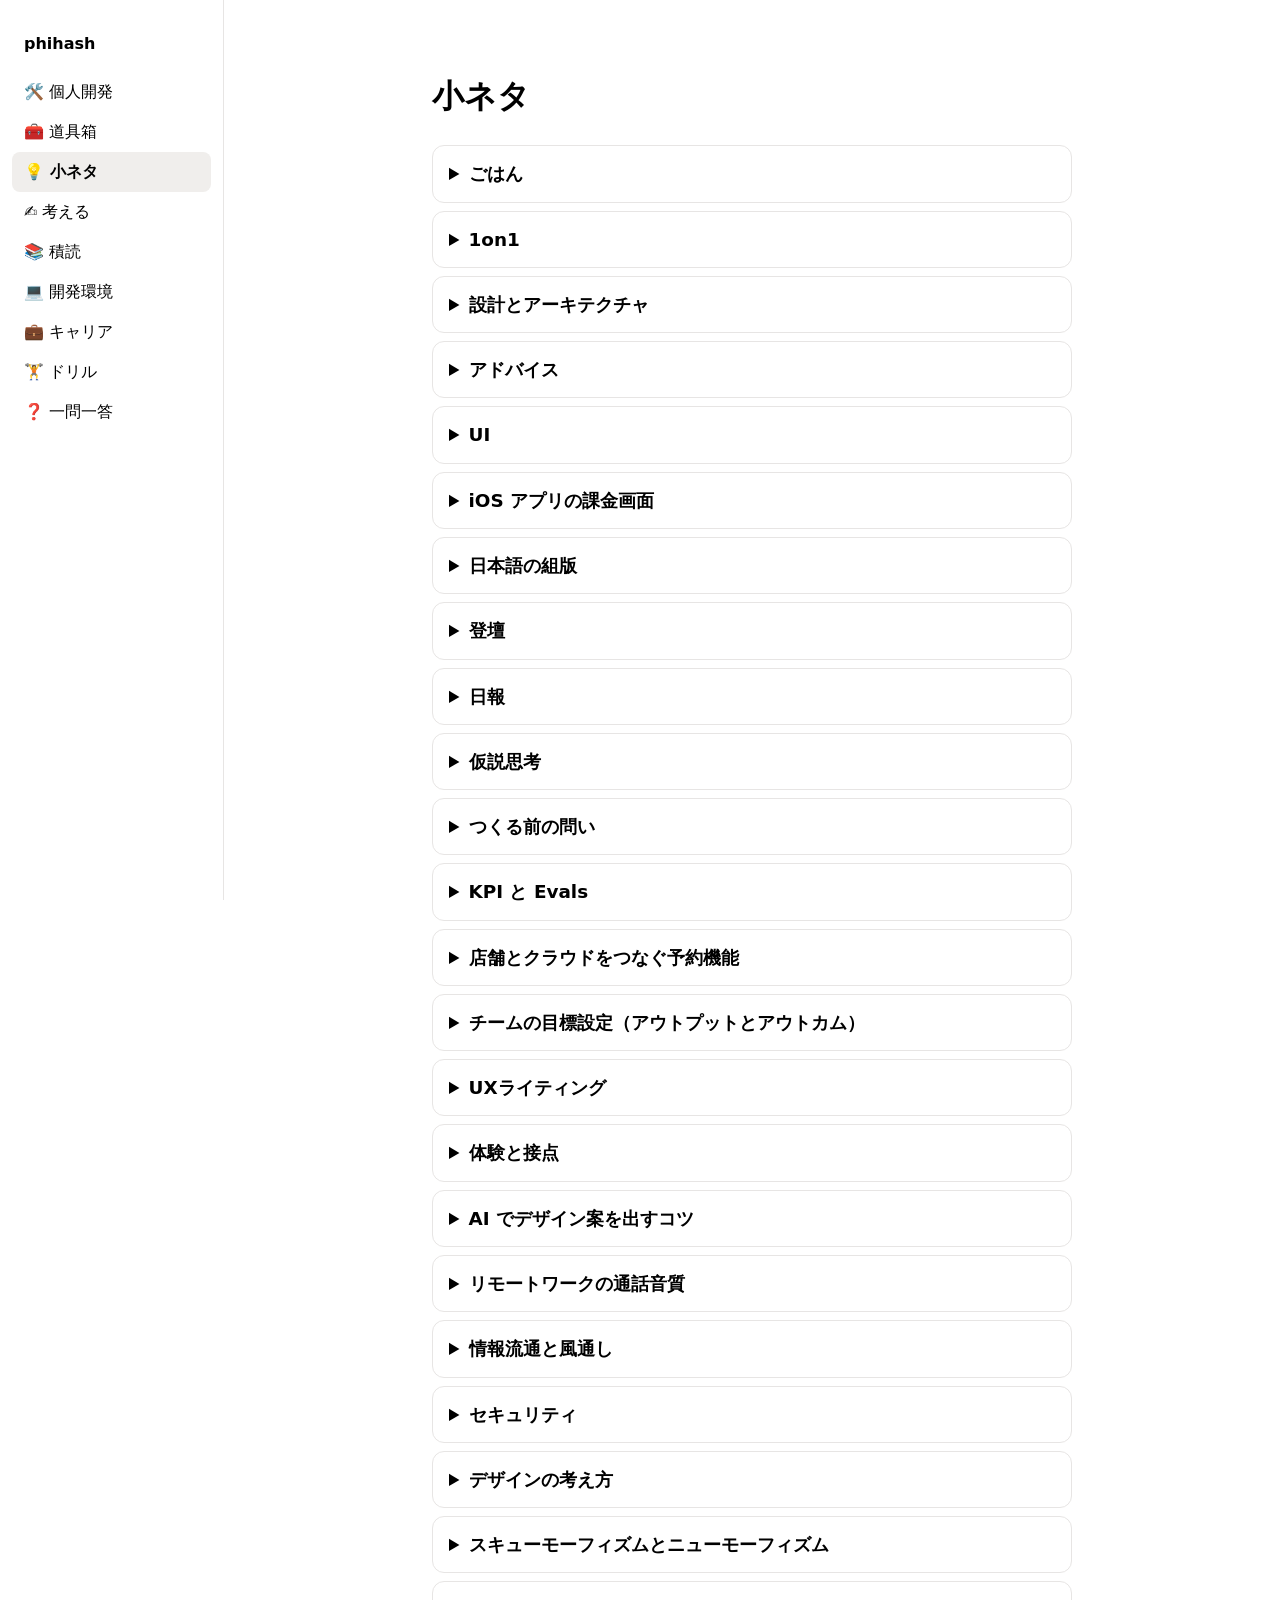
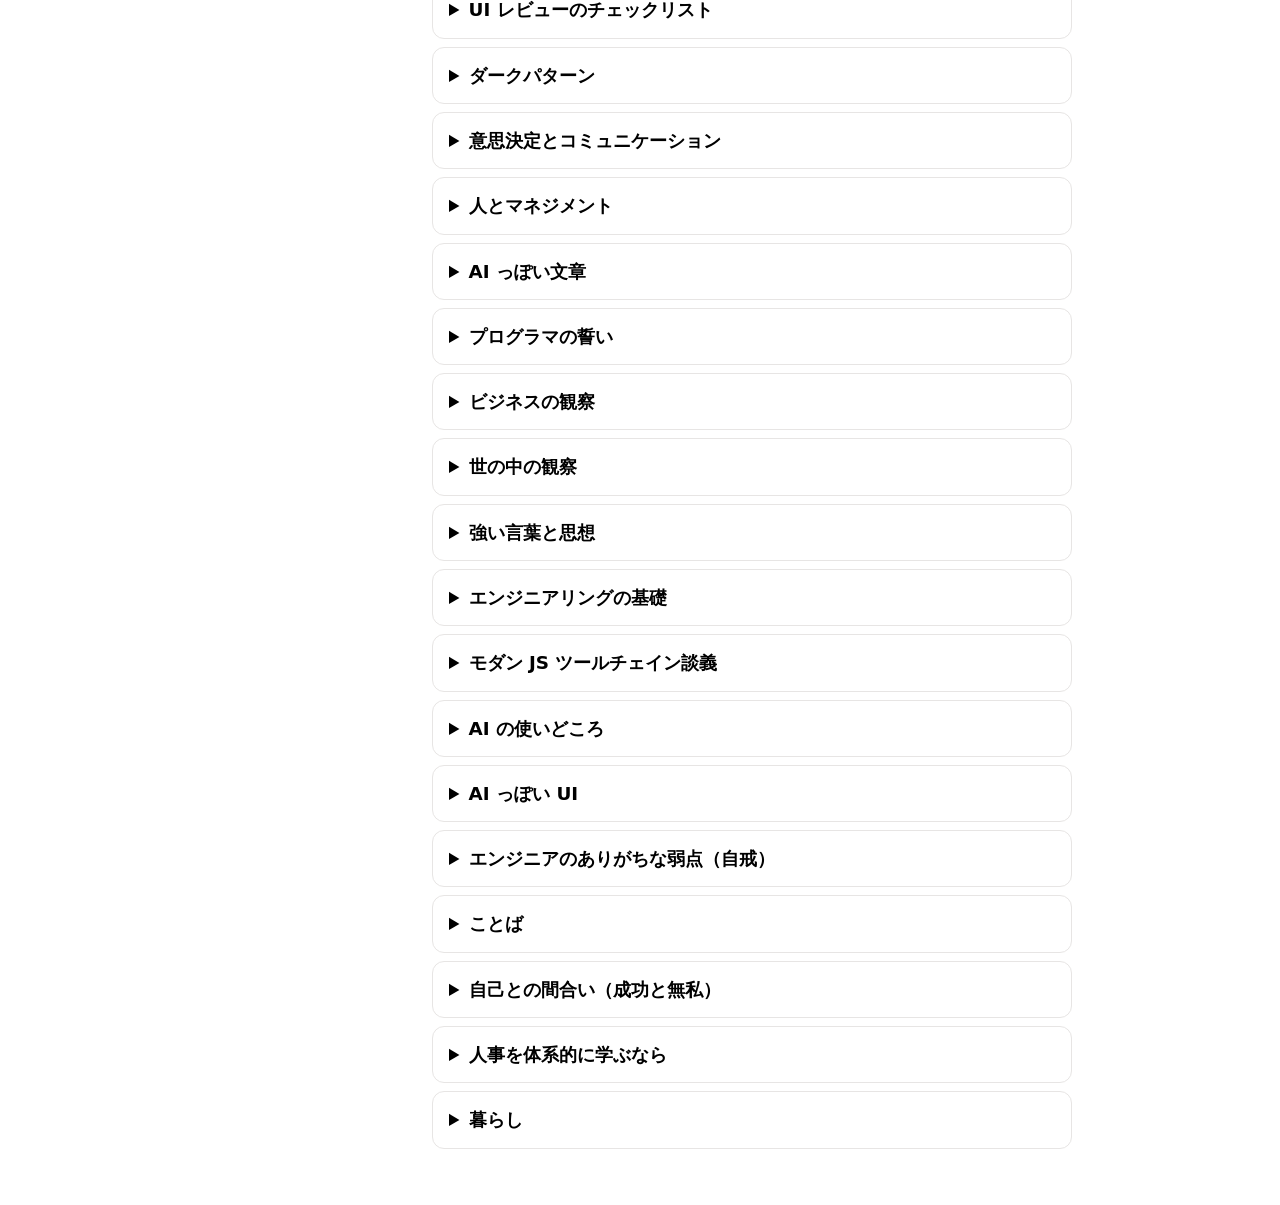
<file: tips.html>
<!doctype html>
<html lang="ja">
  <head>
    <meta charset="utf-8" />
    <meta name="viewport" content="width=device-width, initial-scale=1" />
    <title>小ネタ - phihash</title>
    <link rel="stylesheet" href="nav.css" />
    <style>
      :root {
        color-scheme: light dark;
      }
      body {
        max-width: 40rem;
        margin: 0 auto;
        padding: 3rem 1.25rem;
        font-family: system-ui, sans-serif;
        line-height: 1.7;
      }
      details {
        margin-block: 0.5rem;
        padding: 0.25rem 1rem;
        border: 1px solid light-dark(#e7e5e4, #2a2a2a);
        border-radius: 0.75rem;
      }
      summary {
        cursor: pointer;
        padding-block: 0.5rem;
        font-size: 1.15rem;
        font-weight: bold;
      }
      pre {
        overflow-x: auto;
        padding: 0.75rem 1rem;
        border-radius: 0.5rem;
        background: light-dark(#f4f3f1, #242424);
      }
    </style>
  </head>
  <body>
    <input type="checkbox" id="nav" class="nav-toggle" />
    <label for="nav" class="nav-open" aria-label="メニュー">☰</label>
    <label for="nav" class="nav-backdrop"></label>
    <nav class="drawer">
      <a class="home" href="index.html">phihash</a>
      <a href="dev.html">🛠️ 個人開発</a>
      <a href="stack.html">🧰 道具箱</a>
      <a href="tips.html" aria-current="page">💡 小ネタ</a>
      <a href="think.html">✍️ 考える</a>
      <a href="tsundoku.html">📚 積読</a>
      <a href="devenv.html">💻 開発環境</a>
      <a href="career.html">💼 キャリア</a>
      <a href="drill.html">🏋️ ドリル</a>
      <a href="qa.html">❓ 一問一答</a>
    </nav>
    <h1>小ネタ</h1>

    <details>
      <summary>ごはん</summary>
      <ul>
        <li>鳥貴族の鶏釜飯は30分くらいかかるので、一番先に注文する。</li>
      </ul>
    </details>

    <details>
      <summary>1on1</summary>
      <p>「最近どう？」ではなく、事実 → 感情 → 将来の順に聞く。</p>
      <ol>
        <li>
          事実：何が起きたか（観察できる事実）
          <ul>
            <li>NG: 最近どう？</li>
            <li>OK: 今週やった作業の中で、一番時間を溶かしたのは何？</li>
            <li>OK: 直近のタスクで、想定より時間がかかったところはどこ？</li>
          </ul>
        </li>
        <li>
          感情：それについてどう感じたか（事実に紐づけて）
          <ul>
            <li>OK: そのタスク、進めてるときどんな気持ちだった？</li>
            <li>OK: それをやってて、楽しかった部分としんどかった部分ってどこ？</li>
          </ul>
        </li>
        <li>
          将来：このまま続けたいと思えるか（踏み込んで聞く）
          <ul>
            <li>OK: 3か月後、今のチームでどんな仕事をしていたい？</li>
            <li>OK: 今の仕事の進め方を1つだけ変えられるなら何を変える？</li>
            <li>OK: このチームに1年後もいると想像したとき、しっくりくる？</li>
          </ul>
        </li>
      </ol>
      <p><small>出典：<a href="https://qiita.com/fe1ix/items/5d733c267370e0e06661" target="_blank" rel="noopener">「最近どう？」しか聞けなかった1on1で、メンバーが退職届を出してきた話</a></small></p>
    </details>

    <details>
      <summary>設計とアーキテクチャ</summary>
      <p>設計は「どう作るか」を決めること、アーキテクチャは「何を優先するか」を決めること。</p>
      <ul>
        <li>コードの書き方やクラス構成を決めるのと、システム全体としてスケーラビリティを取るか開発しやすさを取るか、みたいな話は、たしかにレイヤーが違った。</li>
        <li>決めたことが現場にちゃんと伝わらなかったり、逆に現場での気付きがアーキテクト側にフィードバックされなかったりして、結局アーキテクチャが形だけのものになってしまう。アーキテクチャは、アーキテクトと開発チームが常にやり取りしながら一緒に育てていくもの。</li>
        <li>メリットだけ語れる人は多いけど、デメリットまでちゃんと説明できる。</li>
        <li>ひとつの技術のスペシャリストであるより、「この問題には解決策が5つくらいある」と知っている方が価値が高い。</li>
      </ul>
      <p><small>出典：<a href="https://qiita.com/TACAMP/items/f5cd215833b3b9db5d39" target="_blank" rel="noopener">「アーキテクチャ」と「設計」って同じじゃないの?と思ってた話</a></small></p>
    </details>

    <details>
      <summary>アドバイス</summary>
      <p>「自分はできた」を根拠に、人に努力を求めない。向き不向きがある。</p>
      <ul>
        <li>よかれと思ってアドバイスするが、ただ教訓を語ったり、説教するだけの場合が多い。だいたいは、ふがいないと怒ったり、強く注意する。</li>
        <li>根拠は「自分はちゃんとやってきた」ということ。自分ができたんだから、あなたもしなさい。それができないのは、あなたの努力が足らないから。</li>
        <li>「努力していい大学に行く」「立派な会社に勤める」「仕事で結果を出す」という価値観で生きてきて、その価値観から見た「努力してない人」「ふがいない人」にアドバイスしたくてたまらなくなる。</li>
        <li>人間には向き、不向きがある。「ふがいない」「もっと努力しろ」は、本人が自分を責めることはあっても、他人が口にする言葉ではない。</li>
      </ul>
    </details>

    <details>
      <summary>UI</summary>
      <h3>冪等性</h3>
      <p>ある操作を何度実行しても、1回だけ実行したときと同じ結果になる性質。</p>
      <ul>
        <li>テレビのリモコンは冪等でない。</li>
        <li>だめなのは、モードという概念をユーザーに導入し、どちらの状態かを意識させる必要があること。</li>
        <li>かといって、あらゆるボタンに冪等性がいるとは限らない。</li>
        <li>現在の状態を確認するのにコストがかかる場合は、冪等性のある UI にしよう。</li>
        <li>それすら難しいなら、まずは現在の状態を確認するコストを下げよう。</li>
      </ul>
      <h3>フィッツの法則</h3>
      <ol>
        <li>タッチターゲットは十分に大きくなければならない。</li>
        <li>タッチターゲット同士は十分な間隔を空けなければならない。</li>
      </ol>
      <p><small>出典：<a href="https://ui.tato.bio/idempotent-toggle" target="_blank" rel="noopener">冪等なトグル</a></small></p>

      <h3>HOMEタブ</h3>
      <p>iOS アプリのナビゲーションは、ユーザーがコンテンツや体験に集中できるよう、意識させないほど自然であるべき。タブの名前は「Listen Now」「Radio」のように簡潔かつ説明的にし、タブを見ただけで役割が分かるのが理想。</p>
      <p>Apple の公式の見解では、「HOMEタブ」のようなものは推奨されていない。</p>
      <ol>
        <li>HOMEタブは、アプリの情報階層を混乱させる可能性がある。</li>
        <li>ほかのタブやアプリ内の領域の機能が、十分な文脈なしに1つの画面に複製されると、冗長さや混乱を生む。</li>
        <li>結果としてHOMEタブはすべての機能の奪い合いの場になり、発見しやすくするつもりが、かえってコンテンツの理解と行動の乖離を生む。</li>
        <li>機能が重複していると、意図しないタブジャンプ（別のタブへ自動で移動すること）が起きやすく、ユーザーは不快で方向感覚を失う。</li>
      </ol>
      <p>App Store アプリの「Today」も、いろいろな機能を集めたタブではなく、今日のおすすめや注目のコンテンツなど、最新情報を届けるタブになっている。違いは「どういう名前で呼ぶか」というラベリングの部分も多い。Apple も避けたいとは言いつつ、HOME という便利なラベルを使わざるを得ないときはあるんだと思う。</p>
      <p>HOMEタブを置くなら：</p>
      <ul>
        <li>役割が明確：なんでも置き場ではなく、「今日のあなたに最適化されたコンテンツ」を出す場など、目的が決まっている。</li>
        <li>階層上の位置づけを説明できる：ほかのタブとの関係が明確で、機能が重複しない。</li>
        <li>ユーザーの次の一歩が見える：見て終わりではなく、詳細・検索・カテゴリなど別のタブへ自然に誘導できる。</li>
        <li>名前に甘えない：HOMEだから何でもいいではなく、名前以上に UI の構造で役割を示す。</li>
      </ul>
      <p>「HOMEだから全部入れておこう」という発想は、Apple が警鐘を鳴らすとおり混乱のもとになりやすい。</p>
      <p><small>出典：<a href="https://note.com/hirohirotootoo/n/n7e478ae744e7" target="_blank" rel="noopener">アプリの「HOMEタブ」は本当に必要？</a></small></p>

      <h3>UI とは</h3>
      <ul>
        <li>UI は User Interface。User と System との Interface（境界、接点）。User が System に働きかけるとき、System が User に干渉するときの、やり取りの接点が UI。</li>
        <li>「UI を設計する」は「User と System の境界をデザインする」こと。ユーザーは、デザインされたインターフェースを通して、システムを見たり、聞いたり、触ったりする。</li>
        <li>真に優れたインターフェースは、見た目がいい感じなものではなく、視覚・聴覚・触覚など、ユーザーがシステムに対してできるすべての知覚がより良く設計されているもの。見た目だけがいいのは「ビジュアルデザインがいい」というだけで、インターフェースとして良いとは限らない。</li>
      </ul>
      <p><small>出典：<a href="https://sizu.me/ottatto/posts/2k05xh1xawr2" target="_blank" rel="noopener">UI は良いけど UX は悪いね ← 本当に？？？</a></small></p>

      <h3>見えづらさのある人に聞いたこと</h3>
      <ul>
        <li>「削除」「追加」のような関連する操作ボタンは、バラバラに置くより隣り合わせに置くのがよい。ただ、離れていると誤操作は減るかも、という意見もあった。近づけるだけでなく、押し間違えないための十分な余白も欠かせない。</li>
        <li>「色」だけで区別するより、見出しや余白を組み合わせると迷いにくく、見えづらさのある人にも伝わりやすい。</li>
        <li>「黒背景に白文字のほうが見やすい」「ゴシック体より明朝体のほうが見やすい」という声もあった。一般には「ゴシック体や UD フォントが見やすい」と言われるが、見やすさには大きな個人差があり、世間的に良いとされるデザインがすべての人に当てはまるわけではない。</li>
        <li>だから、ユーザー自身が見やすい背景色やフォントを選べる仕組みが大事。</li>
      </ul>
      <p><small>出典：<a href="https://note.com/a11y_tester/n/nf97313ec6812" target="_blank" rel="noopener">SmartHRをさらに見やすく—見えづらさについてインタビューしました！</a></small></p>

      <h3>良い UI の条件</h3>
      <ul>
        <li>安易な UI の変更が一番 UX に悪い。ユーザーは慣れで動いている。</li>
        <li>欲しい機能の順に UI が大きい。</li>
        <li>メイン機能のそばにサブ機能を置く。</li>
        <li>操作の選択肢が少ない。</li>
        <li>文字が少ない。</li>
      </ul>
      <p>いい UI は、サービスの機能をユーザーのいい体験に変えられる。</p>
      <ul>
        <li>アイコン付きにすると、アクションがイメージしやすくなる。</li>
        <li>必要なアクションは、必要なタイミングで伝える。</li>
        <li>アクションは時系列で右に向かうようにする。</li>
        <li>良質な UI 設計の三大原則：
          <ul>
            <li>発見できる：ユーザーがひと目で何をすればいいかわかる。</li>
            <li>予測できる：押す前に何が起きるか想像できる。</li>
            <li>学習できる：1度使えば、次から説明なしでも使える。</li>
          </ul>
        </li>
        <li>良い UI は「そのサービスらしいか」「ユーザーに良い変化が起きるか」も担う。</li>
      </ul>

      <h3>フォームまわりの細かい配慮</h3>
      <ul>
        <li>規約やガイドラインなどはリンク付きにする。</li>
        <li>銀行振込の口座番号など、入力ミスが起きそうな値はコピーできるようにする。</li>
        <li>送信中はボタンを disabled にする（二重送信の防止）。</li>
      </ul>

      <h3>日付選択 UI の使い分け</h3>
      <ul>
        <li>カレンダー UI は単一の日付選択には向いていない。素直にドラムロール UI を使ったほうがいい。</li>
        <li>カレンダー UI が向くのは、範囲選択や開始/終了の選択。</li>
      </ul>

      <h3>カラーユニバーサルデザイン</h3>
      <ul>
        <li>色覚は人によって違う。特定の配色だと「同じ色に見えて区別できない」人がいる。</li>
        <li>色が変えられない・伝わらないなら、色以外の情報を足す。色味を変換するだけでも配慮になる。グレースケールにしても区別がつくかを見る。</li>
        <li>ディザ処理（ハッチング）は、違う色だと分かるように模様をつける手法。『いらすとや』のイラストは、髪などの濃い色の部分にシマシマや模様が入っていて、まさにこれ。</li>
        <li>色で区別させる UI は、模様や形も併用すると親切かもしれない。</li>
      </ul>
      <p><small>出典：<a href="https://memo.ark-under.net/memo/3588" target="_blank" rel="noopener">『いらすとや』の素材を色覚障がいの視点から見てみた</a></small></p>

      <h3>UI も意匠登録できる</h3>
      <p>PayPay の支払い時に金額画面が上下ひっくり返る UI は、意匠登録されているので真似できない。UI や操作の見せ方も知財になる。</p>

      <h3>インフラ化したプロダクトの UI</h3>
      <ul>
        <li>UI の美しさや使いやすさが効くのは、選ばれる段階。選ばれた後は、関係性の固定がすべてを支配する。LINE のように社会インフラになって手放せなくなると、UI の美しさの優先順位は下がる。</li>
        <li>社会構造に入り込めた後は、UI を整理して便利にしすぎると、利用時間が短くなって広告価値が下がる。だから多少の使いにくさより、収益導線・滞在時間・接触回数の最大化を取っている。</li>
      </ul>
      <p><small>出典：<a href="https://note.com/note_first_user/n/nac9ee70b2a8b" target="_blank" rel="noopener">LINEはなぜUIがゴチャゴチャなのか</a></small></p>

      <h3>AI と会話型インターフェース</h3>
      <ul>
        <li>従来の UI は、ユーザーが能動的で、システムは受動的な道具という構図で成り立っていた。予測入力やレコメンドなど AI の先読みは、ユーザーの主体性を分散させた。</li>
        <li>UI を操作してサービスに働きかけるというより、サービスに「XX してほしい」と伝える会話型インターフェースにシフトしつつある。</li>
        <li>ただ、AI は確率的。従来の UI は予測可能性が高く、責任の所在も明確。だから今後は複数の UI が併用されていく。</li>
      </ul>

      <h3>形は機能を符号化する</h3>
      <p>形が持つ意味は、3 つのレイヤーから生じる。</p>
      <ul>
        <li>物理世界の経験：人は長年の行動を通じて「この形にはこう関わる」というパターンを蓄積してきた。<ul>
          <li>凹んでいるものには何かを入れられる → 凹んで見える要素は「情報を入れる場所」。</li>
          <li>浮いているものは手に取って動かせる → 浮いて見える要素は「操作できるもの」。</li>
          <li>横長のものからは巻物・本の見開き・横断幕を連想する → 横長の矩形は「テキストが入る場所」。</li>
        </ul></li>
        <li>慣習：物理世界に対応物がなくても、反復されると意味が定着する。iOS や Material Design がタグやチップにピル形状を使い続けた結果、「ピル形状＝独立した情報の塊、取り外せるもの」になった。ハンバーガーメニュー（三本線）も同じ。</li>
        <li>機能との合致：テキストは横に流れるので、入れる容器は横長が合理的（縦長の入力欄は不自然）。リストは縦に積み重なるので、コンテナは縦長が合理的。形の物理的な特性が機能の要求と論理的に合っている。</li>
      </ul>
      <p>形は役割で 5 つに分けられる。</p>
      <ul>
        <li>容器形：ほかのコンテンツを包む（カード、モーダル、パネル、セクション）。境界が明確／内部に余白がある／ほかの要素を含められる。</li>
        <li>行動形：操作を受け付ける（ボタン、トグル、スイッチ）。動かす部分が浮いて見える／境界が閉じている／単一の機能を示唆する。</li>
        <li>入力形：情報を受け取る（テキストフィールド、セレクトボックス、スライダー）。凹んで見えるか空いて見える／中身が変わることを示唆する。</li>
        <li>表示形：状態や付加情報を示す（バッジ、プログレスバー、ステータスインジケータ）。小さい／ほかの要素に付属する／それ自体は操作対象ではない。</li>
        <li>同一性形：特定のエンティティを表す（アバター、アイコン）。単独で意味を持つ／抽象化されている／ほかの何かを代表する。</li>
      </ul>
    </details>

    <details>
      <summary>iOS アプリの課金画面</summary>
      <p>アプリ内で有料プランへの登録を促す画面には、表示する情報の決まりがある。具体的な項目は Apple のレビューガイドラインに書かれている。</p>
      <ul>
        <li>サブスクリプションプランの名前</li>
        <li>期間（例: 月額プラン）</li>
        <li>価格（例: 月額 ¥300）</li>
        <li>サブスクリプションの内容（例: 本の登録数が無制限になります）</li>
        <li>無料でできること / 課金によってできることの区別</li>
        <li>購入ボタン</li>
        <li>購入の復元ボタン</li>
        <li>利用規約へのリンク</li>
        <li>プライバシーポリシーへのリンク</li>
      </ul>
      <p><small>出典：<a href="https://note.com/akane_desu/n/n2c199b77a462" target="_blank" rel="noopener">UIデザイナーが自分でiOSアプリをリリースしてみて、学べたこと4つ</a></small></p>
    </details>

    <details>
      <summary>日本語の組版</summary>
      <p>note の OGP 画像の自動生成で、文字をきれいに組むためにやっている工夫。</p>
      <ul>
        <li>文字の「幅」で考える：日本語は文字種で見た目の幅がぜんぜん違う（全角の漢字、半角の英数字、句読点）。だから「何文字か」ではなく、文字種ごとに重みをつけた「幅の合計」で、収まるかを判定する。</li>
        <li>サイズは潔く諦めながら決める：短い文は大きく、長い文は小さく。フォントサイズを何段階か用意し、大きいほうから「組んでみて、見切れたり行のバランスが崩れたら一段下げる」。合格した時点で確定して、それ以上は探さない。延々と最適解を探させると保守が破綻する。</li>
        <li>改行は AI の判断を「直してあげる」：日本語の改行位置は、Google の分かち書きエンジン BudouX に任せる。</li>
        <li>一文字だけ行に取り残さない：組版用語で「孤立行」「寡婦行」。先頭行や末尾行に文字が1〜2個だけ残ると見栄えが悪いので、検知して前後の行との結合を試みる。</li>
        <li>省略の「…」にもこだわる：「noteを…」のように助詞だけ残ると雑に切られた印象になる。助詞の前が漢字や英数字なら助詞ごと削り、かなで終わるなら助詞を残す。</li>
        <li>文字を「詰める」：「デザイン」とカタカナで打つと、「ザ」と「イ」のあいだが妙に空いて見える。そういう特定の文字ペアごとに、ほんのわずかに詰める。</li>
      </ul>
      <p><small>出典：<a href="https://note.com/saladdays/n/n3fa61b8c6d00" target="_blank" rel="noopener">日本で一番美しい自動生成OGPを作った（と、本気で思っている）</a></small></p>
    </details>

    <details>
      <summary>登壇</summary>
      <p>実際に登壇してみて分かること。</p>
      <ul>
        <li>ケーブルを挿したらすぐに映るとは限らないから、事前に接続テストをした方が良い。</li>
        <li>デモはどうせうまくいかないから、必ず録画を用意しておいた方が良い。</li>
        <li>自分が思った以上に緊張して、頭が真っ白になり、話したいことなんか全部忘れてしまう。</li>
        <li>自分の話は面白いに違いないと意気揚々と喋って時間を大幅にオーバーすると、主催や他の登壇者にとって非常に迷惑。</li>
        <li>自分がウケる！と思っていることはそんなに刺さらなかったり、そう思っていないことが評価されたりする。</li>
        <li>自分が喋っているこの5分間を用意するために、すべての人に結構な労力がかかっている。</li>
      </ul>
      <p><small>出典：<a href="https://blog.jxck.io/entries/2026-07-31/cfp-over-conference.html" target="_blank" rel="noopener">カンファレンス生態系の変化と CFP の功罪</a></small></p>

      <h3>スライドを垢抜けさせる小ワザ</h3>
      <p>フォントを Noto Sans JP に、見出しは白抜きの太字に、本文も全部太字にすると、パワポが一気に垢抜ける。</p>
    </details>

    <details>
      <summary>日報</summary>
      <ul>
        <li>日報は「業務報告」ではない。やったことの報告も必要かもしれないが、ひとりひとりが「今何をやっているか」を「共有」するためにやる。</li>
        <li>日報は「義務」ではない。義務になったら楽しんで書けない。「ひとこと」が思い浮かばないときは、無理して書かなくていい。</li>
        <li>日報は「書く」だけでなく、ほかのメンバーの日報を「読み、突っ込む」ことで学びが生まれる。</li>
      </ul>
      <p>書く項目は3つだけ。</p>
      <ul>
        <li>やった</li>
        <li>やる</li>
        <li>ひとこと</li>
      </ul>
      <p>簡単にすること、続くようにすること、負担にならないこと。そして、とにかくみんなが書きたくなるようにすること。一番怖いのは「形骸化」。</p>
      <p><small>出典：<a href="https://note.com/t_1496/n/n077fce5c73ed" target="_blank" rel="noopener">なぜ日報を書くのか｜石黒 卓弥</a></small></p>
    </details>

    <details>
      <summary>仮説思考</summary>
      <p>「理由はいいからさっさと腕を磨け」</p>
      <ul>
        <li>優秀なクリエイターは、必ずしも細かくインプットを求めない。情報がないならないで、自分で調べたり仮説を立てたりして、ある程度作ってしまえる。</li>
        <li>そもそも、依頼者の頭の中に明確な答えがないことも多い。そんなときはクリエイターが仮説で穴を埋め、作ったものを見せて意見をもらう。この方が早い。この場合、インプットは最低限でいい。</li>
        <li>どれだけ情報をインプットしても、十分になることはない。ある時点から、情報量が多いことのデメリットがメリットを上回る。一定以上の情報は、結局捨てることになる。</li>
        <li>戦略や方向性をやたらインプットしたがる人は、仮説思考力が弱いのも一つの原因かもしれない。</li>
      </ul>
      <p><small>出典：<a href="https://baigie.me/nippo/2023/01/12/design-problems/" target="_blank" rel="noopener">理由はいいから腕を磨け</a></small></p>
    </details>

    <details>
      <summary>つくる前の問い</summary>
      <p>「なぜ・何を・誰のためにつくるか」に自分なりの答えを持てるか。</p>
      <ul>
        <li>このサービスや機能は、誰にとってどんな価値を持つか。</li>
        <li>使い始める理由と、使い続ける理由が用意されているか。</li>
        <li>会社と社会の両方に利益をもたらし、それが循環するか。</li>
      </ul>
      <p>「伝わり方」の設計が要る。条件は、価値が瞬間的に分かること、自分が恩恵を受ける当事者だと思えること、ほかで代替できないと分かることの3つ。</p>
      <p><small>出典：<a href="https://capture.cyberagent.co.jp/article/A0160" target="_blank" rel="noopener">「つくる」の前にある問いへ — 課題解決から始めるデザイナー</a></small></p>

      <h3>why・what・how を分けて考える</h3>
      <ul>
        <li>why：宝箱の財宝がほしい</li>
        <li>what：山に登る</li>
        <li>how：登山道を登る / 裏道を登る / ヘリコプターで山頂に行く / ドローンを飛ばして宝箱を持ってくる</li>
      </ul>
      <p>同じ why と what に対して、how はいくつもある。</p>
      <p><small>出典：<a href="https://speakerdeck.com/77web/sorehahownanyo-nogaidorain-number-orestudy?slide=14" target="_blank" rel="noopener">「それはhowなんよ〜」のガイドライン</a></small></p>
    </details>

    <details>
      <summary>KPI と Evals</summary>
      <p>KPI は「速いか、安いか、たくさんさばけているか」を測る。Evals は「中身が自社にとっての良い仕事の定義に合っているか」を測る。この2つは別々に持つしかない。</p>
      <h3>なぜ KPI だけでは足りなくなったか</h3>
      <ul>
        <li>これまで多くの組織は、KPI さえ追っていれば品質も維持できると信じていた。その信頼が成り立ったのは、人間が処理していたから。</li>
        <li>KPI ハック自体は昔からあった。架電件数を追うと形だけの短いコールが増え、対応件数を追うとテンプレ回答で「処理済み」にする運用が広がり、ストーリーポイントを追うと小さいチケットばかり切られる。</li>
        <li>ただ人間には、同僚の目、顧客の反応、上司のレビュー、プライド、罪悪感、評判への懸念という「第二の評価系」が暗黙のうちに働いていて、中身を壊す行動にブレーキがかかっていた。</li>
        <li>AI にはそれがない。「件数を増やせ」と言われれば、件数だけ伸びて中身が崩れても気にしない。もともとあった KPI ハックの可能性が、AI の規模と速度で表に出てくる。</li>
        <li>AI で問題になる KPI 設計は、もともと脆弱な KPI 設計だったのかもしれない。人間の「他者の目を気にする」機構が、それを覆い隠していただけ。</li>
        <li>「品質 KPI を足せばいい」はたいていうまくいかない。品質は1つの数字に圧縮しにくく、数字の取り方が論点になって元の問題に戻る。</li>
      </ul>
      <h3>Evals を作ろうとすると突きつけられること</h3>
      <ul>
        <li>自社が「良い仕事」と呼んでいるものを、誰も定義していなかった。ベテランの判断は機能していたが、それはその人の中にしかない、明文化されていない暗黙知だった。</li>
        <li>その人が抜けたら誰も再現できず、新人にも教えられず、外向きに「我々の品質はこういうもの」と説明することもできない。</li>
        <li>Evals 設計で本当に難しいのは、AI の精度評価ではなく、自社の自己理解の解像度。</li>
        <li>Evals を真面目に作ろうとすると、業務の棚卸し、期待値の言語化、ベテラン同士の合意形成、例外処理の明文化、線引きの定義に向かう。皮肉なことに、AI を入れようとして初めて、本来やるべきだった業務の言語化が進む。</li>
        <li>それが進んでいない組織に AI を入れても Evals が作れず、品質が崩れたり、属人化したまま運用されたりする。DX でよくある失敗パターン。</li>
        <li>Evals は一度作って終わりではなく、自社の「良い仕事の定義」を更新し続ける営み。</li>
      </ul>
      <p>突き詰めれば、「自社が何を良いと考えているかを、組織として答えられますか」という話。なお「Evals（evaluations）」はもともと機械学習の分野の用語。</p>
      <p><small>出典：<a href="https://note.com/ak_iii/n/n10c58a145b05" target="_blank" rel="noopener">KPIで測りきれないものを技術者ぶってEvalsでどうにかしようとしたらベテラン同士で正解が割れた</a>（同じ内容のスライド：<a href="https://speakerdeck.com/aki_iinuma/beyond-kpis-evals-as-a-second-evaluation-framework-for-products-number-pdeconf" target="_blank" rel="noopener">KPIだけでは評価できないプロダクトが考えるべき Evalsという第二の評価系</a>）</small></p>
    </details>

    <details>
      <summary>店舗とクラウドをつなぐ予約機能</summary>
      <p>システムが正しく動くことと、お客さまの体験が成立することはイコールではない。</p>
      <ul>
        <li>電話を避けるユーザーは予約を使わず、結果として店頭で待たせたり断ったりしていた。だから予約機能を作る。</li>
        <li>「あの部屋が今空いているか」は、各店舗のローカル POS（店内の PC）の中にしかない。既存の POS には手を入れず、部屋の空き状況だけをクラウドに吸い上げる方針にした。</li>
        <li>店舗のネットワークは安定しているとは限らない。通信が途切れる中で、部屋の状態をリアルタイムに近い精度でクラウドに反映し続ける必要がある。</li>
        <li>電話予約や店頭のウォークイン受付との競合もある。部屋を確保するときに POS と連携してロックをかけ、ダブルブッキングを防ぐ。地味だが非常に重要。</li>
        <li>料金体系はとにかく複雑で、計算ロジックも各店舗の POS の中でしか動いていなかった。それをクラウドに作り直し、POS の計算結果と突き合わせて検証するのが一番骨が折れた。「この店舗のこの曜日のこの時間帯にこの会員種別で入ると金額が合わない」を1件ずつ潰す。</li>
        <li>予約より10分早く来た人の入室時刻をどう扱うか。遅刻したらどこまで予約を保持するか（一定時間を超えたらウォークイン扱いにする、など）。実際の店舗で何が起きるかを想定して、ひとつずつ潰していく。</li>
      </ul>
      <p><small>出典：<a href="https://note.com/genda_jp/n/n4bf35e4690f9" target="_blank" rel="noopener">カラオケBanBanアプリに「予約ボタン」を1つ追加するのに、14ヶ月かかった話</a></small></p>
    </details>

    <details>
      <summary>チームの目標設定（アウトプットとアウトカム）</summary>
      <p>「アウトプット志向は良くない」は雑すぎる一般化。目標は、チームが自分の手で動かせるか、インパクトへの因果が短くつながっているか、の2つで選ぶ。</p>
      <h3>うまくいかなかった目標</h3>
      <ul>
        <li>「〜の機能を、いつまでに出す」：分かりやすいが、出すこと自体がゴールになり「なんのために作っているんだっけ？」が抜け落ちる。交渉の余地が少なく、「言われたものを作るだけ」の空気になりがち。</li>
        <li>「ユーザーの利用率を X% 改善する」：ビジネスの KPI はチームの手が届くところから遠すぎる。達成しても未達でも、開発チームの要因か営業やマーケの要因か切り分けられず、ふりかえりが毎回ふわっとする。</li>
      </ul>
      <h3>3つの言葉の整理（『Outcomes Over Output』）</h3>
      <ul>
        <li>インパクト：組織として得たいビジネス上の利益。（例: 売上の増大、コストの削減）</li>
        <li>アウトカム：インパクトを出すために起こしたい、ユーザー行動の変化。（例: ユーザーがメールを開くようになる）</li>
        <li>アウトプット：アウトカムを起こすために作る、プロダクトの変化。（例: 開きたくなるメール通知）</li>
      </ul>
      <p>「アウトカム＝ユーザー行動の変化」が良い言語化。「価値を届けられたか」は解釈が割れるが、「ユーザーがこう動くようになったか」なら観測すればはっきりする。ただし、ビジネスの利益につながる行動の変化だけがアウトカム。</p>
      <h3>2つの基準で見直すと</h3>
      <ul>
        <li>「機能をいつまでに出す」は、手で動かせるが、インパクトにどうつながるかを説明できない。</li>
        <li>「利用率を X% 改善」は、因果の先端だけを掴んでいて、チームの手で動かせない。</li>
        <li>ユーザー行動の変化は、その因果のちょうど真ん中にある観察できる中継点。これを目標の中心に置くと、2つの基準を満たしやすい。</li>
      </ul>
      <h3>例</h3>
      <ul>
        <li>手応えのあった「プレスリリースを n 本出す」：インパクトは商談を増やすこと。アウトカムは、プレスリリースを見て興味を持つ人が増える、インサイドセールスがそれをきっかけにコール対象を増やす、営業が商談でその話をすること。アウトプットは、プレスリリースを出す、好評そうな機能を作ること。</li>
        <li>新基盤：インパクトは SaaS×マッチングという新しいビジネスモデルの立ち上げ。アウトカムは、エンジニアが開発の重複を避けて新しいプラットフォームの上で仕事をするようになること。アウトプットは、共通でデータを扱える新しい基盤を提供すること。</li>
      </ul>
      <p><small>出典：<a href="https://note.com/mazamachi/n/nca12be99a8ac" target="_blank" rel="noopener">何を作ったかより何を変えたかで自分を語れよ!!!</a></small></p>
    </details>

    <details>
      <summary>UXライティング</summary>
      <p>音声で聞いている人も含めて、だれでも読みやすい文章にするための書き方。</p>
      <h3>文章</h3>
      <ul>
        <li>タイトルは、記事の内容が伝わる言葉を前に持ってくる。
          <ul>
            <li>△ 【重要】お知らせ</li>
            <li>◎ 秋の写真展を10月3日から開催します</li>
          </ul>
        </li>
        <li>見出しは、それだけで内容がわかるようにする。
          <ul>
            <li>△ はじめに／その1／まとめ</li>
            <li>◎ 応募に必要な3つの書類</li>
          </ul>
        </li>
        <li>見出しは、大きい階層から順番に使う。文字を大きくしたいだけで見出しを使わない。強調したいだけなら太字。</li>
        <li>箇条書きは、行頭に「・」を打たず、エディタの箇条書き機能を使う。機能で作ったリストは「ここから3個の項目が始まる」という情報を持つが、記号を打っただけの行はふつうの文章として扱われる。</li>
        <li>1文を長くしすぎない。音声で聞いている人は、気になったところへ戻るのがかんたんではない。1文の読点が3つを超えたら、分けることを考える。
          <ul>
            <li>△ 応募は10月3日までで、書類は3種類必要ですが、うち1つは郵送のみの受付となっているため、早めにご準備ください。</li>
            <li>◎ 応募は10月3日までです。書類は3種類必要で、このうち1つは郵送でのみ受け付けます。早めに準備してください。</li>
          </ul>
        </li>
        <li>色だけで情報を伝えない。
          <ul>
            <li>△ 赤い文字の項目は必須です</li>
            <li>◎ 「必須」と書いてある項目は、かならず記入してください</li>
          </ul>
        </li>
        <li>位置だけで情報を伝えない。
          <ul>
            <li>△ くわしくは下の画像を見てください</li>
            <li>◎ 応募に必要な書類は、身分証明書・住民票・申込書の3つです</li>
          </ul>
        </li>
        <li>記号の使い方に気をつける。「13時-15時」ではなく「13時から15時」、「7/28（火）」ではなく「7月28日（火曜日）」。</li>
        <li>テキストリンクの文字は、リンク先がわかるように具体的に書く。
          <ul>
            <li>△ くわしくはこちら</li>
            <li>◎ 秋の写真展の応募要項</li>
          </ul>
        </li>
      </ul>
      <h3>画像の代替テキスト</h3>
      <ul>
        <li>写真：何が写っているかを具体的に書く。
          <ul>
            <li>△ 画像</li>
            <li>◎ 満開の桜並木の下を、傘を持った人たちが歩いている</li>
          </ul>
        </li>
        <li>文字が入っている画像：その文字の内容も書く。
          <ul>
            <li>△ 秋の写真展の告知画像</li>
            <li>◎ 秋の写真展の告知画像。10月3日から10月20日、市民ギャラリー、入場無料</li>
          </ul>
        </li>
        <li>図やグラフ：何を表していて、何が読み取れるかを書く。
          <ul>
            <li>△ 来場者数のグラフ</li>
            <li>◎ 月別の来場者数の棒グラフ。8月がもっとも多く、2月がもっとも少ない</li>
          </ul>
        </li>
      </ul>
      <h3>公開前にできること</h3>
      <p>パソコンやスマートフォンの読み上げ機能（設定のアクセシビリティの項目）で、実際に聞いてみる。</p>
      <p><small>出典：<a href="https://note.com/notemag/n/nb79ae3cf1d32" target="_blank" rel="noopener">だれでも読みやすい記事の書き方とは？アクセシビリティのためのライティングガイド</a></small></p>
    </details>

    <details>
      <summary>体験と接点</summary>
      <p>設計できるのは接点だけ。接点の質を上げて、良い体験が生まれる確率を高めるところまでが仕事。</p>
      <ul>
        <li>体験とは、ユーザーがプロダクトに対して持つ期待・記憶・意味づけと、実際にプロダクトから受け取った刺激との相互作用で生まれる、極めて主観的な感情の総和。</li>
        <li>同じラーメンでも、行列に1時間並んで「絶対に美味いはずだ」と期待して食べるのと、ふらっと入って何の期待もなく食べるのとでは、まったく別の記憶として残る。ラーメン屋が設計できるのは、ラーメンそのものだけ。</li>
        <li>デザイナーも同じで、どれだけ丁寧に画面を作っても、ユーザーが最後に何を感じるかは決められない。体験は、設計者の中ではなく、ユーザーの中で起きる出来事だから。</li>
        <li>接点とは、画面のレイアウト、情報の並び順、タップしたときの手応え、エラー時の言葉、空の画面に何を映すか、読み込みの速さ、通知の文面やタイミング。直接手を入れられるのはここだけ。</li>
        <li>そこから先はユーザーのもの。最後に何を感じるかはユーザーに委ねるしかなく、それを自分の設計の手柄として抱え込まない。</li>
      </ul>
      <p><small>出典：<a href="https://note.com/matz_tak/n/nfca247a77a2b" target="_blank" rel="noopener">僕たちは「体験」なんて設計していない</a></small></p>

      <h3>「体験をデザインする」か「体験のためにデザインする」か</h3>
      <ul>
        <li>派閥が分かれる。「デザイナーが体験をコントロールする」は強すぎる。</li>
        <li>設計とは本来、結果を保証する行為ではなく「望ましい状態を企図する」行為。結果の保証を求めると、建築も教育も、受け取られ方が環境次第の UI すら「設計不能」になる。</li>
        <li>主観的＝予測不能ではない。期待や意味づけは文化的にパターン化されているので、調査できるし設計の参照点になる。行列が生む期待だって店側が演出できる。それがデザイン。</li>
        <li>「接点の質を高めて良い体験の確率を上げる」は、UX 論が昔から言う design for experience の定義そのもの。</li>
        <li>ある人の整理：「ユーザーに生じた体験」と「作り手の理想の体験像」を両方 UX と呼ぶのがズレの元。設計は担い手がコントロールできる範囲に使う言葉で、サービスは設計対象。一方、サービスを介してユーザーに生まれる体験はコントロール外なので設計対象ではない。良い体験の確率を上げる「追求」はできるが、100% 意図どおりは構造的にありえない。</li>
        <li>別の視点：デザインの概念を定義し直すより、デザインの対象がどう広がり、どんな知識や方法論（人類学・認知科学・経営学・情報科学・AI など）を取り込んで発展したかの歴史を時系列で書くほうが長く読まれる。いま再定義してもすぐ意味合いは変わるし、多義に多義を重ねて面倒になる。</li>
      </ul>
    </details>

    <details>
      <summary>AI でデザイン案を出すコツ</summary>
      <p>コツは大きく2つ。</p>
      <ol>
        <li>試行回数を増やす：細かい作法にこだわらず、とにかく量を出す。</li>
        <li>打率を上げる：良い案が出たら、その理由を AI に分析させて次のプロンプトに反映させる。指示が複雑になって伝わらなければ、自然言語でシンプルに伝え直す。スクリプトの形式にこだわるより、どの伝え方が要件の解像度を上げるかを見極めるほうが効く。</li>
      </ol>
      <p><small>出典：<a href="https://baigie.me/nippo/2026/08/17/writer_ai_okada/" target="_blank" rel="noopener">デザイン案をAIで300個作ったライターからの学び</a></small></p>

      <h3>ありきたりを避ける頼み方</h3>
      <ul>
        <li>「もっとクリエイティブにして」とは言わない。</li>
        <li>代わりに、まず「この条件であなたが十中八九作る、最も典型的なデザインを見せて」と出させ、それを「避けるべき的」として使う。</li>
        <li>手順：業種・ターゲット・核心的な印象を先に決める → 典型デザインを出させる → それを的にして、そこから遠ざかった方向をいくつか出させる。</li>
        <li>こうすると AI は全部を逆にするのではなく、ターゲットと核心コンセプトに必要な部分は残し、ありきたりなデザイン文法だけを避けるようになる。</li>
      </ul>
    </details>
    <details>
      <summary>リモートワークの通話音質</summary>
      <ul>
        <li>まずはタダですぐできることから。入力デバイスの選択、入力レベル（ボリューム）の確認、ノイズ抑制のオンオフを見直す。<a href="https://vaaaaanquish.github.io/MicrophoneTest/" target="_blank" rel="noopener">ばんくしのマイクテスト</a>のスコアを見ながら、Good 評価を目指して調整する。</li>
        <li>買うなら、ノイズキャンセリング付きの1〜3万円くらいの有線ヘッドセットが安牌。</li>
        <li>無線イヤホンが好きなら、少し値段は張るが AirPods Pro 3 の評判が良い。Bluetooth イヤホンのマイクは基本的に評判が悪いので、それ以外は慎重に選ぶ。</li>
      </ul>
      <p><small>出典：<a href="https://blog.pinkumohikan.com/entry/2026/09/05/150757" target="_blank" rel="noopener">リモートチームなら通話の音質に命をかけて欲しい</a></small></p>
    </details>
    <details>
      <summary>情報流通と風通し</summary>
      <ul>
        <li>1on1 や times に閉じた話は、「相談だったのか」「アイデアだったのか」「意思決定だったのか」が分からない。組織として共有すべき問題が、その中に閉じ込められるリスクがある。</li>
        <li>times は普段から読んでいる人しか情報を取れない。オープンに見えて、実はかなり人間関係に依存した情報流通。Slack に書いてあることと、必要な人に届くことは別。公開されていることと、共有されていることは違う。</li>
        <li>よもやま依存の組織で一番怖いのは、「誰と仲がいいか」が情報格差になること。「風通しがいい」のではなく、情報流通が人間関係に依存しているだけかもしれない。</li>
        <li>かといって「全部会議で話せ」「全部ドキュメントに残せ」にしたいわけではない。大切なのは、そこで生まれた情報のうち、組織に必要なものを正式な情報流通に戻すこと。</li>
        <li>次のような状態も風通しの良さ。コミュニケーションが多いことと、情報流通が健全であることは、似ているようで違う。
          <ul>
            <li>特定の誰かと話さなくても、必要な情報にアクセスできる。</li>
            <li>参加していなかった意思決定でも、後から経緯を追える。</li>
            <li>人間関係ではなく、組織の仕組みとして情報が流れている。</li>
          </ul>
        </li>
      </ul>
      <p><small>出典：<a href="https://note.com/gessy0129/n/n542bc3fd2b33" target="_blank" rel="noopener">1on1文化の弊害</a></small></p>
    </details>
    <details>
      <summary>セキュリティ</summary>
      <ul>
        <li>Lv1：API キーや鍵などはすべて git のコミットから分離して、環境変数に切り出す。<a href="https://github.com/gitleaks/gitleaks" target="_blank" rel="noopener">gitleaks</a> を入れて、API キーなどの誤コミットを防ぐ。</li>
      </ul>
    </details>
    <details>
      <summary>デザインの考え方</summary>
      <h3>デザインとアートの違い</h3>
      <p>美大生が作る UI は「独自の着飾った見た目」になりがちで、一枚絵としては綺麗でも通用しない。ソフトウェアの本質はパターン・複製・動的な挙動であって、渾身の一枚絵ではない。</p>
      <p><small>出典：<a href="https://x.com/usagimaruma/status/2071122599636340967" target="_blank" rel="noopener">X のポスト</a></small></p>

      <h3>なんのためにデザインするのか</h3>
      <p>同じ題材でも、意図によってデザインは変わる。</p>
      <ul>
        <li>どんな人に：年齢・性別、状況（受験生、新社会人）、ライフスタイル（食にこだわる、忙しい）、知識レベル、関心の高さ</li>
        <li>何を：作り方、バリエーション、おいしさ、美しさ</li>
        <li>なぜ伝えたい：好きになってほしい、楽しんでもらいたい、理解してほしい、迷わせない、正確に伝えたい、覚えてもらいたい、商品を売りたい</li>
        <li>いつどこで伝えるか：本、勝手に届く DM、学校や予備校の教科書、通勤途中で見る広告、本の冒頭か終わりか</li>
      </ul>
      <p>初心者向け（「簡単でしょ」と思わせたい）デザインの注意：</p>
      <ul>
        <li>飾り付けや、動きのある文字・写真の配置にはしない。雑多に見えてしまう。</li>
        <li>説明しすぎる「親切」は、かえって情報量が多く小難しそうに見える。</li>
        <li>やるべきは、シンプルな構成、大きい完成イメージ、ポイントだけ強調、癖のない書体、大きな文字サイズ。</li>
      </ul>
    </details>

    <details>
      <summary>スキューモーフィズムとニューモーフィズム</summary>
      <h3>スキューモーフィズム</h3>
      <ul>
        <li>語源は skeuos（容器・道具）＋ morphê（形状）。例：電卓アプリ。</li>
        <li>デジタル UI を物理的なものに似せて、馴染みのない操作の学習コストを下げる手法。初見でも直感的に操作できる。</li>
        <li>光と影で立体感を出し、質感まで表現する。</li>
      </ul>
      <h3>ニューモーフィズム（流行らない理由）</h3>
      <ul>
        <li>New ＋ Skeuomorphism の造語。立体的なスキューモーフィズムと、フラット/マテリアルデザインを組み合わせた手法。明暗2色のドロップシャドウで、突き出て/くぼんで見せる。</li>
        <li>ボタンを凹凸だけで表現するため、ON/OFF の差が分かりにくい。</li>
        <li>コントラストが低く、状態を持たせづらいので、アクセシビリティが最悪。</li>
        <li>ボタンでないものもボタンに見えてしまう致命的な欠陥があって廃れた。</li>
        <li>デザインの自由度が下がり、強調したいところを強調しづらい。影もベースの色に依存して色味を足す必要がある。</li>
        <li>おそらく外観以外の思想がない。触覚フィードバックがもっと入ってくれば、わんちゃんあるかも。</li>
      </ul>
    </details>

    <details>
      <summary>UI レビューのチェックリスト</summary>
      <ul>
        <li>何が一番重要な情報か一目で分かるか</li>
        <li>余白に一貫性があるか</li>
        <li>タップ領域は十分か</li>
        <li>ボタンを押した結果が予測できるか</li>
        <li>戻り方が分かるか</li>
        <li>空状態を考慮したか</li>
        <li>Loading 状態があるか</li>
        <li>Error 状態があるか</li>
        <li>長い文字列でも崩れないか</li>
        <li>アクセシビリティを確認したか</li>
      </ul>
      <h3>文言・問いかけ</h3>
      <ul>
        <li>何を聞かれているかユーザーがわかるか</li>
        <li>ユーザーにとって聞き馴染みのある言葉か</li>
        <li>いつ何をしたらいいかわかるか</li>
        <li>問いとアクションが対応しているか</li>
        <li>アクションがイメージしやすい工夫がされているか</li>
        <li>認識させたい順番を意識できているか</li>
        <li>どれがメインかわかりやすいか</li>
        <li>書かなくても伝わることをわざわざ書いていないか</li>
      </ul>
    </details>

    <details>
      <summary>ダークパターン</summary>
      <p>やっていないか点検する。</p>
      <ul>
        <li>Sneaking / Drip Pricing（隠れコスト）：頼んでいないオプションや手数料を、決済の途中でこっそり上乗せする。</li>
        <li>Fake Urgency（偽の緊急性）：偽のカウントダウン。</li>
        <li>Fake Scarcity / Fake Social Proof（偽の希少性・社会的証明）：「残り◯点」「◯人が閲覧中」「たった今売れました」で焦りや同調圧力をあおる。</li>
        <li>Confirmshaming：辞退ボタンに「損する人生を選びます」などの文で罪悪感を刺激する。拒否リンクを薄く小さく隠すのも定番。</li>
        <li>Misdirection / Interface Interference：押させたいボタンだけ巨大・派手にして、「閉じる」「解約」を極小・極薄にする。</li>
        <li>Roach Motel / Hard to Cancel：加入は1秒、解約は引き止め・アンケート・電話のたらい回し。解約ボタンをわざと押せなさそうに見せる。</li>
        <li>Preselection / Trick Wording：不要な有料オプションに最初からチェックを入れる。二重否定などのひっかけ文。</li>
        <li>Nagging：通知許可・アプリ誘導・レビュー依頼を、断っても何度も出す。</li>
        <li>Forced Continuity：無料トライアルから告知なしで自動的に有料課金する。</li>
        <li>Privacy Zuckering：プライバシー設定をわざと分かりにくくして、個人情報を過剰に取る。</li>
        <li>Disguised Ads：広告をコンテンツや「次へ」ボタンに偽装する。</li>
      </ul>
      <p><small>出典：<a href="https://amix-design.com/tl/web-darkp/" target="_blank" rel="noopener">ダークパターン博物館</a></small></p>
    </details>
    <details>
      <summary>意思決定とコミュニケーション</summary>
      <h3>意思決定</h3>
      <ul>
        <li>やめるかどうか：理由が1つだけならやめない。2つ以上できたら検討する。</li>
        <li>人を頼るのは「まだギリギリになっていない段階」で。ギリギリで頼って断られ、罵倒されると、二重の極みのように心が壊れる。余裕があるうちなら、断られても耐えられる。</li>
      </ul>
      <h3>コミュニケーション</h3>
      <ul>
        <li>情報は、他人を介すごとに落ちていく。</li>
        <li>社外・社内を問わず、10秒で説明できないものは聞いてもらえないし、前に進まない。説明が長いのは「こねくり回しすぎ」「考えきれていない不安が文字を増やしている」「完璧だけどズレている」のどれか。</li>
        <li>アリストテレスいわく、ロゴス（論理）・エトス（信頼・人柄）・パトス（感情）がないと人は動かない。「君の主張にはロゴスしかない」と恩師に言われた話。</li>
        <li>外から見てすぐ思いつくアドバイスは、たいていすでに考え尽くされているか、いろいろな事情の結果。だから、背景を聞き出せない場面では偉そうなことを言わない。</li>
      </ul>
      <h3>会議で困ること</h3>
      <ul>
        <li>目的が共有されないまま始まる。</li>
        <li>参加者の前提知識がそろっていないのに始まる。</li>
        <li>誰が決めるのか曖昧なまま議論が続く。</li>
        <li>その場の思いつきで議題が増える。</li>
      </ul>
      <h3>「要はバランス」問題</h3>
      <ul>
        <li>議論の途中の「要はバランス」は、多くの場合なにも言っていないに等しい。両サイドを冷笑して「まあ熱くならずに」と大人ぶるのは、中立ではなく濃いエゴ。意見を言えないことと中立は違う。</li>
        <li>対立＝悪ではない。速度・安全性・運用コスト・ユーザー影響…と論点の地図が増え、価値の軸が見えている状態は、議論が深まっている。「要はバランス」で止めると、生えかけた軸が折れて、大人っぽい空気だけが残る（議事録にも実装にも使えない）。</li>
        <li>止めるなら理由を持つ。「判断材料が足りない」「論点が3つに分かれたので分解したい」「人格評価に寄っているので案に戻したい」は貢献。「要はバランス」だけは、結論のふりをした停止命令。</li>
        <li>主張・反論・具体案を出す人は、みなリスクを負っている。なにも出さずに「要はバランス」は、手ぶらで鍋パに来て「味って大事だよね」と言うのと同じ。高級な無責任。</li>
      </ul>
      <h3>ヒアリング・インタビューで意識すること</h3>
      <ol>
        <li>指示語は具体名に置き換えて確認する：「あれ」「さっきの」→「A案のことですね？」。認識のずれを防げるし、オンラインの参加者もついていけるし、文字起こしや AI 分析の精度も上がる。</li>
        <li>意見の「理由」まで掘る：「こういう人は使いそう」には「自分は使わないけど」が隠れがち（主語が他人にすり替わっている）。「あなた自身は使う？使わないならなぜ？」と主語を本人に引き戻す。</li>
        <li>発言だけでなく「温度感」も解釈する：食い気味の「めっちゃ欲しい！」と「う〜ん、まぁ使うと思います」は別物。話し方の勢いや表情で熱量の差をとらえる。</li>
      </ol>
    </details>

    <details>
      <summary>人とマネジメント</summary>
      <ul>
        <li>若い人はライフイベントを経験していないことが多く、他人のキャリアや人生を背負う経験・コンピテンシー・共感力がまだない。なので、マネジメントは十分にできていないことが多い。</li>
        <li>会議中は無言なのに、会議のあとで Teams や Slack に「念のため補足ですが」と書かない。</li>
        <li>べらべら流暢に喋る人が、頭が良くて有能とは限らない。「流暢に喋る能力」に長けているだけ。それに惑わされるのは、見る目がない証拠。</li>
        <li>「許可を求めるな、謝罪せよ」は超訳。原文は "It is easier to ask forgiveness than it is to get permission"。「事前に許可を得るより、あとで許してもらうほうが楽」と訳すのが正確。</li>
        <li>トヨタ式のなぜなぜ分析は「人」に使うものではない（人は不規則性が高くて答えにたどり着けない）。本来は道具・環境・マニュアルに対して使う品質改善の手法。人を変えても、環境や前提条件を変えなければ、別の人が同じ失敗をする。</li>
        <li>マネージャーにとっての「いい話ができた30分」が、部下にとっては「上司の自己確認に付き合わされた30分」として記憶されている。</li>
        <li>すでに「見下す枠」に入れられた人は、なにをしても粗探しされる。</li>
        <li>「教える」ことに強く惹かれる人の支配欲を疑う。子どもは怒鳴っても「はい！」と従い、数十人が真剣に話を聞く。支配欲に飢えた人には気持ち良すぎる状況で、そうでない人でも狂いうる。しかも支配を「愛がある」と言い訳する指導者もいるのでタチが悪い。</li>
        <li>部下・後輩への接し方の線引き：ちゃん・くん付けしない、お友達感覚にならない、愚痴に迎合しない。</li>
        <li>良いマネージャーの見分け方（顧客の追加要望への対応）：「YESマン」か「スコープ外なので」でリソースの議論をしてしまう人は痛い目に遭う。「B をするなら A は落とすことになります」と優先順位の議論ができる人が得をする。顧客とメンバーの両方を守れる人が良いマネージャー。「スコープ外」で突っぱねるのは正しいかもしれないが、信頼だけが減る。</li>
        <li>マイナス評価は人が辞めるだけ。「頑張ったけど未達だから減給、悔しさをバネに」で発奮する人は0人。具体的な改善点とセットでないと機能しない（下手すると「もう辞めていい」というメッセージになる）。</li>
        <li>海外の人との交渉が難航したら、日本語でブチ切れる。</li>
        <li>50歳以上にはメールせずに電話する。</li>
      </ul>
    </details>

    <details>
      <summary>AI っぽい文章</summary>
      <h3>特徴（避けたい）</h3>
      <ul>
        <li>タイトルに、謎の英語や日本語の説明文を変なところに付けがち。</li>
        <li>シンプルな動詞・形容詞を見出しに使いがち（英語の直訳感）。</li>
        <li>単語が全部薄味（ローコンテキスト）。</li>
        <li>具体を列挙して抽象化し、結論を後半に持ってくる流れ。</li>
        <li>「効く」（AI 文章疑いワード、個人的ランキング第1位）。</li>
      </ul>
      <h3>読みづらい理由（仮説）</h3>
      <p>5W1H を全部、頭から順に書いてしまうから。書く側は「過不足なく書かれているからいいか」と思うが、読む側は「HOW だけ知りたい」「WHY だけ知りたい」ことがよくある。そのニーズに応えられないと、その文章は読まれなくなる。</p>
    </details>

    <details>
      <summary>プログラマの誓い</summary>
      <p>Robert C. Martin（Uncle Bob）による、開発者としての職業倫理（The Programmer's Oath）。</p>
      <ul>
        <li>害を及ぼすようなコードは書かない。</li>
        <li>自分が書くコードが最善であることを誓う。振る舞いや構造が悪いコードをリリースしない。</li>
        <li>リリースごとに、コードが意図どおり動くことの「速く・確実で・再現可能な証明」もあわせて作る。</li>
        <li>ほかの人の進みを妨げないよう、こまめに小さくリリースする。</li>
        <li>あらゆる機会に、ためらわずコードを改善する。決してコードを悪くしない。</li>
        <li>自分と他人の生産性を最も高く保つ。生産性を下げることはしない。</li>
        <li>ほかの人が自分をカバーでき、自分もほかの人をカバーできる状態を保ち続ける。</li>
        <li>規模と正確性において正直な見積もりを出す。確信のない約束はしない。</li>
        <li>常に学び、自分の技術を磨き続ける。</li>
      </ul>
    </details>

    <details>
      <summary>ビジネスの観察</summary>
      <h3>サイゼリヤの閉店（家賃2倍の値上げ交渉で撤退）</h3>
      <ul>
        <li>地価高騰で家賃が上がり、「社会的インフラ」になった店でも撤退する時代。個人店にも波及する。</li>
        <li>全経費が上がっている飲食で、デフレ価格が忘れられない客ばかり集めてもくたびれ損。安さで集めた客層は、コストが上がる局面で足かせになる。</li>
      </ul>
      <h3>メガベンチャーが儲かる理由</h3>
      <ul>
        <li>メガベンチャーが儲かっているのは、技術力が高いからではなく、営業とマーケティングが上手いから。その余裕で技術に投資できているだけ。</li>
        <li>なので「うちは技術力が高いから他所とは違う」とイキるエンジニア社長や CTO のスタートアップは、やめておく。</li>
      </ul>
      <h3>プロダクトは目的ではなく手段</h3>
      <p>企業はアプリを作ること自体を目的にしていない。ある経済活動を達成するためにアプリが必要だから作っているだけ。アプリは、目的を達成するための100個の手段のうちのひとつ。</p>
      <h3>大企業の新規事業の難しさ</h3>
      <p>DeNA は新規サービスに広告を打ちまくっているのに、全然売れていなさそう。大きい会社で新規事業をやると、当事者意識や「お金が溶ける感覚」を持ってもらうのがかなり難しいのかも。</p>
      <h3>ダメ経営者がやりがちな事業</h3>
      <p>サウナ・福祉・NPO（この3つに手を出しがち、という揶揄）。</p>
      <h3>商社はなにをしているのか</h3>
      <ul>
        <li>「口座を持っていない中小と大手の間に入って、お金をもらうだけ？楽すぎない？」という疑問への答え：信用供与（与信）が本業。</li>
        <li>例：中国のバッテリーメーカーにツテがあるブローカーのおっちゃんは、商材の目利きはできるが資金がない。商社が100億円相当の取引に信用供与したので、無事100億円分のバッテリーを客に売れた。</li>
        <li>商社は間に入ることで、取引のリスク（代金回収・履行）を引き受けている。責任を取るのが仕事。</li>
        <li>日々していることは、連絡、進捗確認、巻き取り依頼。</li>
      </ul>
      <h3>フォーブス「Under 30」はペイド</h3>
      <p>「フォーブスに載りました！」で、テレビ局の考査が NG になった人もいた。特に Under 30 はペイドなので、実績としてアピールするときは注意。</p>
      <h3>良いマーケターは良い消費者</h3>
      <ul>
        <li>「安い店で高いお金を使う」は悪手。自分の欲を磨いてお金を使う。実力のあるマーケターほど、ブランド品・良い家・旅行にお金を使う。消費者になる体験を増やすと「欲しい側」の解像度が上がり、実際に CPA を下げられて、事業アイデアも湧く、という証言。</li>
        <li>欲を磨く＝浪費の肯定ではなく、ユーザーがお金を払う瞬間の解像度を上げること。自分がなにに価値を感じて財布を開くかの感度を鈍らせない。</li>
        <li>たくさんお金を使う人ほど「客はどの瞬間にお金を使いたがるか」が手に取るように分かる。逆に、節約上手で支出に抵抗がある人は、価格設定が低すぎがち。</li>
        <li>スモールビジネス界隈の「禁欲してランニングコストを下げろ」は、打席に立てる寿命を延ばす意味では正しい。ただ、それとは別の軸の話。</li>
        <li>海外マーケの落とし穴：日本の IP から英語で TikTok マーケをしても、東南アジアにしか届かない。しかも東南アジアはプリペイドカード文化なので、決済の引き落としエラーが多発してつらい。ターゲット地域と決済インフラをセットで見る。</li>
      </ul>
      <h3>クレームは「痛みの許容範囲」の問題</h3>
      <ul>
        <li>クレームは正義の主張ではなく、「損をした」感覚からの自己防衛。金銭的な損失と、「自分が間違った選択をした」という自己否定の痛みが同時に来る。</li>
        <li>高級品は、ある「常識価格」のラインを超えた瞬間に買う人の属性が入れ替わる。1億円の失敗が痛い人は、1億円の時計を買わない。買うのは「失敗してもいい」人だけ。</li>
        <li>だから価格が上がるほどクレームが減るのは、品質が上がるからだけではない。失敗のダメージが小さい客しか買わなくなるから。クレームの多さは、客のモラルではなく痛みの許容範囲の問題。</li>
      </ul>
      <h3>黒背景のアプリはバズりにくい（伝聞）</h3>
      <ul>
        <li>黒背景のアプリはなかなかバズらない、という法則がある。写真編集アプリは例外。</li>
        <li>効くのは、アプリの第一印象やストアのスクショ（パッと見の映え）。ジャンル次第の弱い傾向なので、判断の後押し程度に。黒が合うプロダクトなら、そちらを優先していい。</li>
      </ul>
    </details>

    <details>
      <summary>世の中の観察</summary>
      <ul>
        <li>「見て見ぬふりをすることが最適解」だった時代が長すぎたと思う。</li>
        <li>中道・共産などを支持する人への（個人的な）印象：現実感がなく、性善説ベースの理想論・綺麗事ばかり。なのに他人に対しては悪口ばかり言っている。</li>
        <li>北海道はどこもインバウンド地獄。地元のタクシー運転手が「もう北海道は諦めて東南アジアの物件を買った」と言っていた。地元民でさえ東南アジア移住を考えるほど。</li>
        <li>同性カップルの住宅ローン（ペアローン）の審査は、観測範囲では今のところ全員「埼玉りそな銀行」が通してくれている。</li>
        <li>プロフィールに「AI」と「開発」が両方入っている人を、無意識にうっすら避けるようになっている（最近始めた人は長く続かなそう、AI で暴れすぎ、という偏見）。そういう人に「これどうやってるんですか？」と聞かれてもスルーしがち（AI で雑にパクられるから）。AI 時代に生まれた新しい警戒感。</li>
        <li>日本人は海外で徒党を組むのが苦手で、海外で事業を興しても個人戦になりがち。なりふり構わず徒党を組んで同胞の利益を最大化する印僑・華僑とは対照的。</li>
        <li>海外では日本人を頼らないのが正解になりがち。日本人というだけで近づくと、足元をすくわれることもある。</li>
        <li>シリコンバレーの日本人起業コミュニティは「資金調達＝成功」の考え方が根にあるので、染まると危険。</li>
        <li>フリーデスクあるある：結局指定席になる／上司から離れると「なぜ？」と聞かれる／空いてるから座ったら「そこ俺の席」と言う人がいる。</li>
        <li>秋葉原を「あきばはら」と言う。</li>
        <li>作品名を一度も聞いたことがないような人ほど、創作論を語る。</li>
        <li>「好みの形にカスタマイズしようとしたらできなくて心が折れる」という発想は、相手を IKEA の家具くらいにしか思っていない（人を思いどおりに組み立てられる前提の態度）。</li>
        <li>資産を持たない20代は、基本的にインフレの食い物にされるしかない。</li>
        <li>元 Cisco の SE が、ブラックサンダー（有楽製菓）の社長。</li>
        <li>「若者若者」と言うが、言うほど若くない層が多い。勘だけど、「享受する側でいたい」という心理が「若者」という自認の形を取っているように見える。</li>
        <li>「Z世代は努力しても報われない社会に冷めきっている」的なツイートを見ても、ゆとり世代も若い頃に同じイキり方をしていたので安心してくれ、と思う（世代論あるある）。</li>
        <li>学歴コンプレックスを持っている人に「地頭いいですね！」と言うと、めちゃくちゃ喜ばれる（処世術）。</li>
      </ul>
    </details>
    <details>
      <summary>強い言葉と思想</summary>
      <p>思想から強い言葉が出てくることと、強い言葉を使うことで思想があるように見せることは、まったく違う。</p>
      <p><small>出典：<a href="https://wtrclred.io/ja/posts/29" target="_blank" rel="noopener">思想が強いのではない，ただイキっているだけ</a></small></p>
    </details>
    <details>
      <summary>エンジニアリングの基礎</summary>
      <h3>基礎はあとで「ペイ」される</h3>
      <ul>
        <li>基礎をちゃんと学んでおくと、あとから効いてくる。</li>
        <li>例：Python でスレッドか async/await か。「async のほうが速いらしい」ではなく、OS の仕組み・コンテキストスイッチ・ブロッキング I/O を理解していれば、I/O が重いアプリでなぜ async がいいかを自分の言葉で説明でき、納得して選べる。</li>
        <li>Python の threading は GIL があるので並列化できない「なんちゃってスレッド」。</li>
        <li>LLM の API を重く使うと、レスポンスに30秒〜1分かかるほど I/O が重くなる。この場合、ほかを工夫して1秒縮めても UX はほぼ変わらない（もちろん速いに越したことはない）。</li>
      </ul>
      <h3>バックエンドで重要な基礎5つ</h3>
      <ul>
        <li>ミドルウェア → 処理の流れが分かる</li>
        <li>ルーティング → URL 設計が理解できる</li>
        <li>セッション管理 → 状態管理ができる</li>
        <li>例外処理 → 安定性が上がる</li>
        <li>ログ設計 → 障害対応が速くなる</li>
      </ul>
      <h3>TypeScript：string で済ませず型で縛る</h3>
      <p><code>email: string</code> や <code>xxxUrl: string</code> で済ませず、テンプレートリテラル型で形式ごと縛る。</p>
      <pre><code>type Email = `${string}@${string}.${string}`;
type XxxUrl = `https://${string}` | `http://${string}`;</code></pre>
      <p>（命名も <code>email</code> ではなく <code>emailAddress</code> のほうがいい？）</p>
      <h3>インデックスの基礎と落とし穴</h3>
      <ul>
        <li>インデックスを張ると読み取りは速くなるが、書き込みは遅くなる（追加・更新のたびにインデックスも更新されるため）。</li>
        <li>複合インデックス <code>(A, B)</code> はカラムの順番が大事。B 単体での検索ではインデックスが使われない。</li>
        <li>検索条件でカラムを関数で包むと罠：<code>lower(name) = 'pikachu'</code> はそのままだとフルスキャンになる。</li>
        <li>推測せず、<code>EXPLAIN</code> で実行計画を確かめる。</li>
        <li>応用：関数を適用した結果に張る「関数インデックス」、条件に合う行だけを対象にしてサイズを抑える「部分インデックス」。</li>
      </ul>
      <p><small>出典：<a href="https://jon.chrt.dev/2026/04/15/things-you-didnt-know-about-indexes.html" target="_blank" rel="noopener">Things you didn't know about indexes</a></small></p>
      <h3>仕組みで守る</h3>
      <p>人間だろうが AI だろうが、一度したミスを二度と起こさせない仕組み（テスト・CI）を作るのが仕事。</p>
      <h3>用語・小ネタ</h3>
      <ul>
        <li>Claude Code の alias は <code>cl</code> にする。<code>cc</code> は C コンパイラの慣習的な名前と被って危険。</li>
        <li><code>git clean</code>：未追跡ファイルを消す削除コマンド。</li>
        <li><code>cd -</code> で一つ前の作業ディレクトリに戻れる。一つ前のパスは環境変数 <code>OLDPWD</code> に入っている。</li>
        <li>FFmpeg は神。</li>
        <li>ポストモーテム：障害や重大インシデントのあとに、原因と対応を振り返り、再発防止策を記録するプロセス。</li>
        <li>React Native の <code>Pressable</code> は、children 関数に <code>{ pressed }</code>（押下中かどうか）を渡してくれる。押下中のスタイル分岐に使える（例：<code>{({ pressed }) =&gt; ...}</code>）。</li>
        <li>まさかり（技術的な指摘）の参考：<a href="https://x.com/confi2112/status/2070114108872290692" target="_blank" rel="noopener">このポスト</a></li>
      </ul>
    </details>

    <details>
      <summary>モダン JS ツールチェイン談義</summary>
      <p>X で見かけた意見のまとめ。</p>
      <h3>Vite+ まわり</h3>
      <ul>
        <li>Vite+ は良い。Oxlint・フォーマッタ・Vitest など全部入りのツールチェイン。Vite Task で turborepo の代わりになり、pre-commit の設定もあるので lefthook の代わりにもなる。npm scripts ではなく Vite Task を使う。</li>
        <li>ある人の構成：React + Vite+、oxlint に tsgolint を入れて type-aware を有効化、react-doctor プラグイン、react-grab。</li>
        <li>ultracite：oxlint まわりが良く、pre-commit 系まで全部整えられる。</li>
      </ul>
      <h3>Cloudflare D1 まわり</h3>
      <ul>
        <li>D1 は流行っているが、バックエンド出身だと「D1 でええか？」とはならない人も。SQLite の挙動から PostgreSQL への移行コストを考えると、Drizzle → Hyperdrive → PostgreSQL になりがち。テナント管理でテナント境界が生まれるのも課題。</li>
        <li>大規模なら、D1 の代わりに Neon・Supabase（+ Hyperdrive）が良さそう。</li>
        <li>D1 はトランザクションの扱いに癖があるので、必要に応じて DB だけ Neon・Supabase に外出しすると、多くのユースケースに対応しやすい。</li>
        <li>D1 より Durable Objects のほうがシャーディングしやすい、という意見も。</li>
      </ul>
      <h3>辛口の代替案</h3>
      <ul>
        <li>Drizzle → Kysely でいい</li>
        <li>oRPC → 不要。Hono RPC こそ至高（型推論がボトルネックになってからでいい）</li>
        <li>TanStack Start → よほどのことがなければ SSR は不要。React の SPA + TanStack Router でいい</li>
        <li>lefthook → Vite+ に pre-commit まであるので、oxc を使っているならそれで</li>
      </ul>
    </details>

    <details>
      <summary>AI の使いどころ</summary>
      <h3>AI は手段（問題ドリブンで使う）</h3>
      <p>サービスに無理に AI を組み込もうとしない。解決したい問題が先にあって、その解決策として必要なときに AI を使う、くらいがちょうどいい。</p>
      <h3>AI コーディングの小ワザ</h3>
      <p>AI が <code>for</code> や <code>let</code> を出してきたら、すかさず「関数型プログラミングでリファクタして」と言う。これでだいたい良くなる。</p>
    </details>

    <details>
      <summary>AI っぽい UI</summary>
      <h3>特徴（避けたい・見分ける）</h3>
      <ul>
        <li>角丸カードを横に並べて番号を振りがち。</li>
        <li>カード内に謎の余白があり、目的に逆効果なオブジェクトの配置をしている。</li>
        <li>文字が小さく、「余白の美」ではない無意味な空白が多い。</li>
        <li>レスポンシブ優先の中央寄せで、視線誘導やあしらいがなく一定。スペーシングが整いすぎている。</li>
        <li>無難に振り切ったトンマナで、ターゲット不在のまま開発者にも忖度している。</li>
      </ul>
      <h3>AI っぽさを消す方法</h3>
      <ul>
        <li>HTML のネイティブ要素だけで UI を書かせる（デザインという概念が消える）。</li>
        <li>自分で書く。</li>
        <li>背景画像を指定したうえで、使える色を単色2つに絞り、角丸を禁止する。</li>
      </ul>
    </details>

    <details>
      <summary>エンジニアのありがちな弱点（自戒）</summary>
      <h3>説明・進め方</h3>
      <ul>
        <li>目的や要点を押さえないまま進める。</li>
        <li>最初から完成形を作ろうとする。</li>
        <li>報告の粒度の調整が苦手。</li>
        <li>「やってみないとわからない」が口癖。</li>
      </ul>
      <h3>打ち返し・コミュニケーション</h3>
      <ul>
        <li>正解がないことにも正解を求めてしまう。</li>
        <li>頭の中だけでナレッジ管理をしようとする。</li>
        <li>テキストコミュニケーションが苦手。</li>
        <li>自信のなさが態度に出る。</li>
        <li>話の軸がブレる。</li>
      </ul>
    </details>

    <details>
      <summary>ことば</summary>
      <h3>ことわざ</h3>
      <p>「水飲み場に連れてくることはできても、水を飲むかどうかはそいつ次第」：機会は与えられても、実行するかは本人次第（You can lead a horse to water, but you can't make it drink）。</p>
      <h3>ダメな反論パターン</h3>
      <ul>
        <li>ストローマン論法：相手の主張を歪めて弱いバージョンにすり替え、それを叩いて反論した気になる。</li>
        <li>「I have black friends」論法：「私には黒人の友達がいる（から差別主義者じゃない）」のように、少数の反例を持ち出して批判を封じる自己弁護。</li>
      </ul>
      <h3>夢・目標・タスクの違い</h3>
      <ul>
        <li>夢：いつ達成できるか分からない、長期的な目標。</li>
        <li>目標：数か月〜1年くらいで達成できる、中期的な目標。</li>
        <li>タスク：今日からでもできる、超短期的な目標。</li>
      </ul>
      <h3>ビジネス用語・トリビア</h3>
      <ul>
        <li>OOTB（out of the box）：「箱から出してすぐ使える」。製品の標準機能を指すのに使う。</li>
        <li>分野調整法：大手の参入を制限して、中小の事業分野を守る法律。例：シャンメリーは大手が作れない。</li>
        <li>レントシーキング：価値を生まず、規制・利権・地位を使って利益をかすめ取る行為。最近のスタートアップにもその傾向が…。</li>
        <li>drink the Kool-Aid（クールエイドを飲む）：何かを盲信する、危険なものに疑わずのめり込む。由来は1978年のジョーンズタウン事件（人民寺院の信者900人以上が、毒入りの粉末ジュースで集団自殺した）。テック界隈では、仲間内の同調圧力に流されて無謀な選択をする、無批判に従う、の意味で使われる。最近は「目的への極端な献身」の意味もある。</li>
        <li>止まった水車：外資にいるのに出世も狙わず、スキルも大して上げず、危機感もなく何年も同じ会社にいる人（ある人の造語）。アイルランド人の上司は「they are full of doing nothing-ness」と言って笑いを取ったとか。</li>
      </ul>
      <h3>名言</h3>
      <ul>
        <li>人類のあらゆる不幸は、ただひとつのことから生まれる。それは、部屋の中でひとり静かにしていられないことだ（パスカル）。</li>
        <li>人間の本質は「負けた」ときに出る。</li>
      </ul>
    </details>

    <details>
      <summary>自己との間合い（成功と無私）</summary>
      <ul>
        <li>「成功したい」と思い続けると、成功が北極星になって「成功したい自己」が肥大化する。成功すると「今の自己」が終わってしまうので、無意識に成功を避けるようになる。だから成功しなくなる。</li>
        <li>無私の正体は、その自己が消えるのを許すこと。成功して「今の自己」が終わるのを許すと、肥大した自己が消える。</li>
        <li>結局は「今の自己」との間合いの話。肥大した自己と、良い距離に調整する必要がある。</li>
        <li>調整法：「自分はどうしたいんだ！」と深く考えるより、「で、あなたはどうしたいんすか？」と他人のように自分に問う。自己を「扱う」側に立つので、良い間合いになる。</li>
        <li>うまくいくかは執着の強弱ではなく、自分で良い距離感に調整できているかだけ（執着が強ければ「執着を手放す！無私！」、弱ければ「あんま自分とかなくね？」と語気が変わるだけで、本質は距離の調整）。</li>
      </ul>
    </details>

    <details>
      <summary>人事を体系的に学ぶなら</summary>
      <p>今は使わない。必要になったら、この人たちの書籍・論文に一度は触れる（年齢順）。</p>
      <ul>
        <li>楠田丘（産労研）</li>
        <li>滝沢算織（日本経営工学会）</li>
        <li>鶴光太郎（大妻女子大教授）</li>
        <li>大湾秀雄（早稲田大教授）</li>
        <li>中原淳（立教大教授）</li>
      </ul>
    </details>

    <details>
      <summary>暮らし</summary>
      <h3>定期的に買うもの</h3>
      <ul>
        <li>歯間ブラシ</li>
        <li>洗剤</li>
        <li>ハンドソープ</li>
        <li>綿棒</li>
        <li>歯磨き粉</li>
      </ul>
      <h3>気をつける人</h3>
      <ul>
        <li>初対面で「お前」呼びしてくる人。</li>
      </ul>
    </details>
  </body>
</html>
</file>
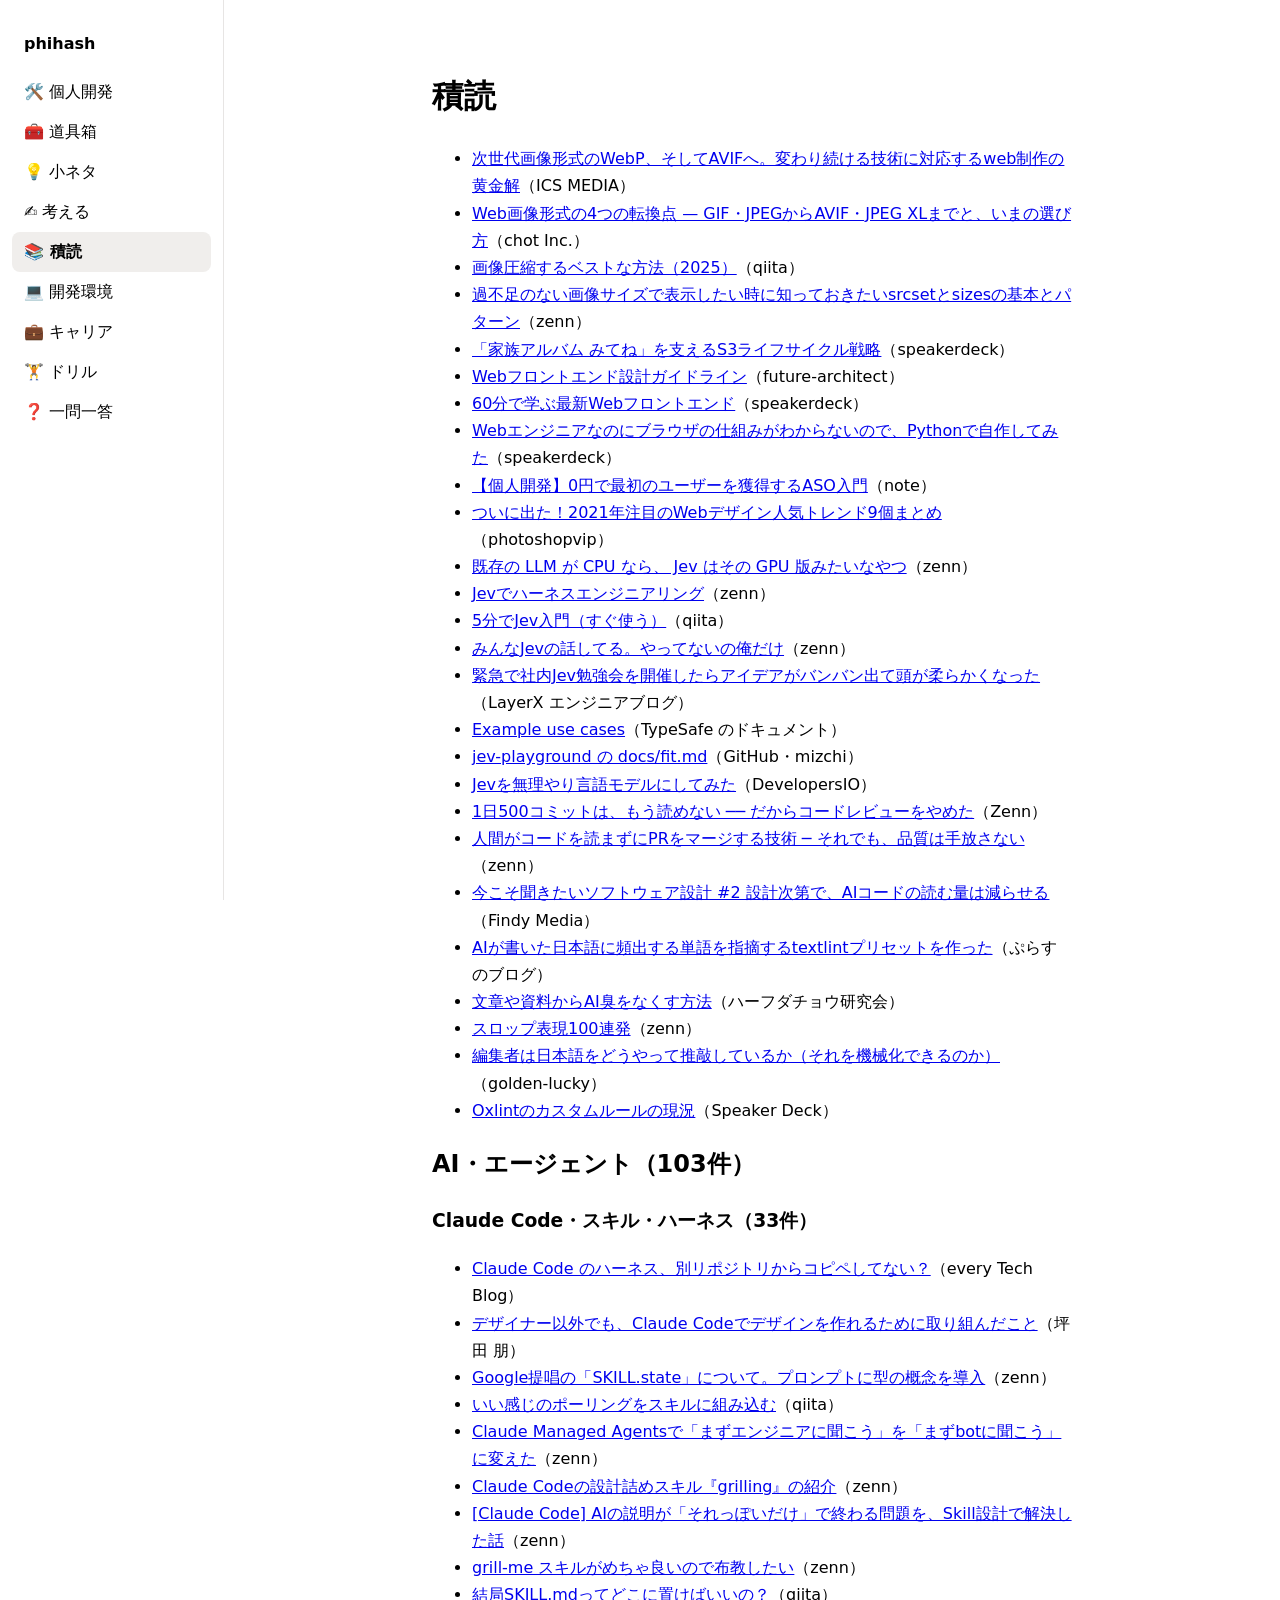
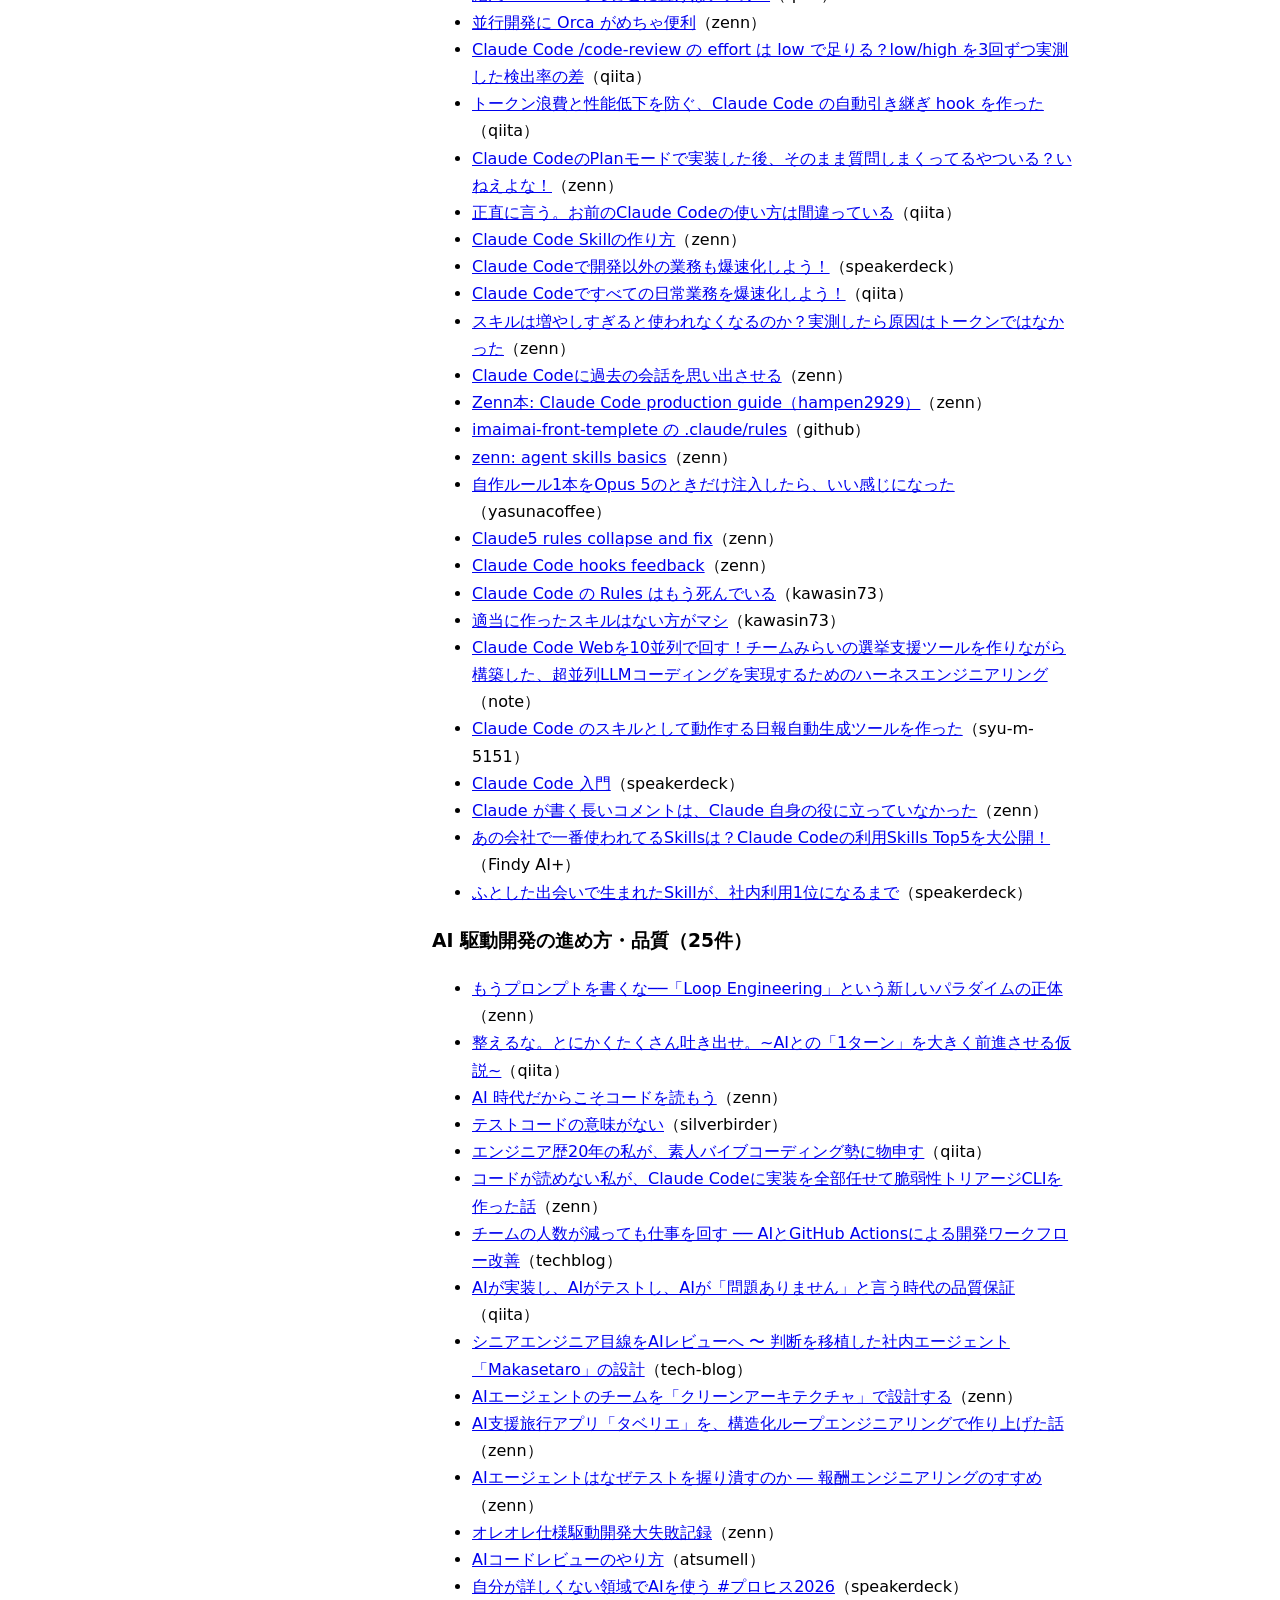
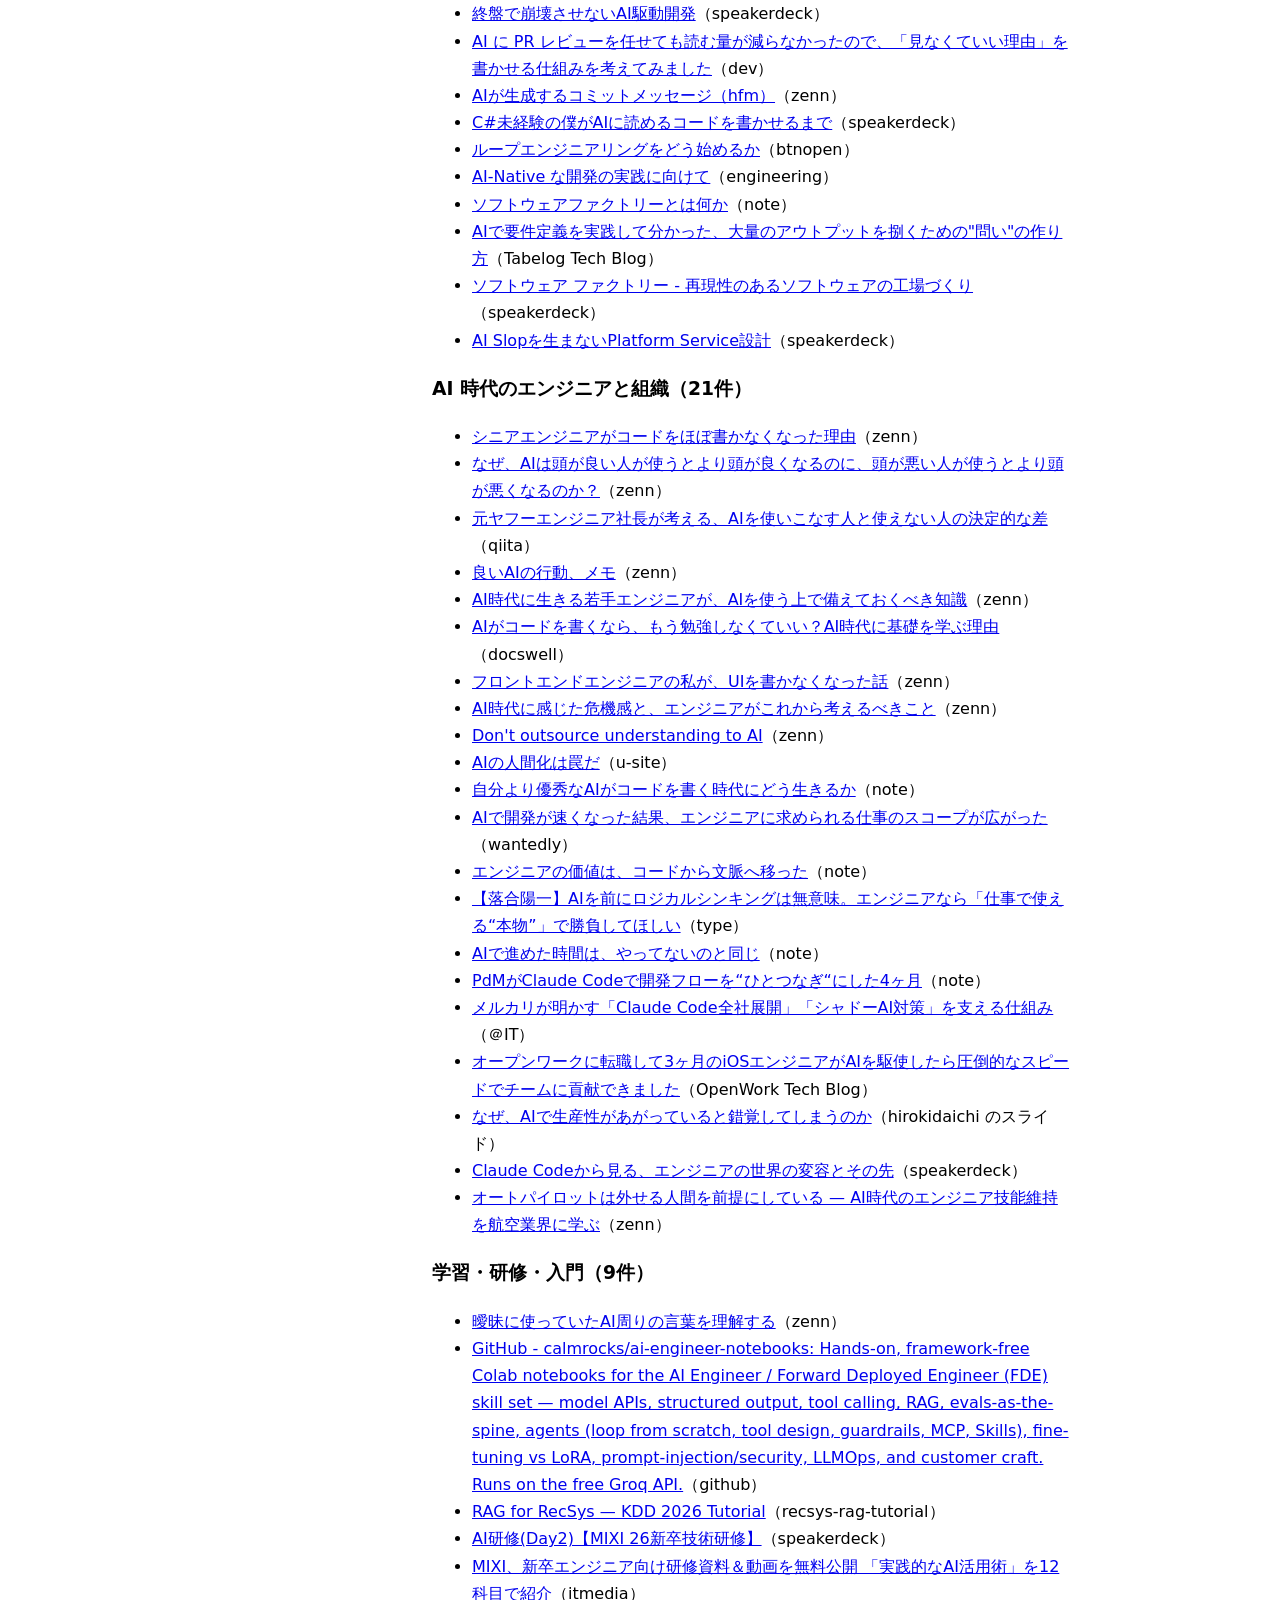
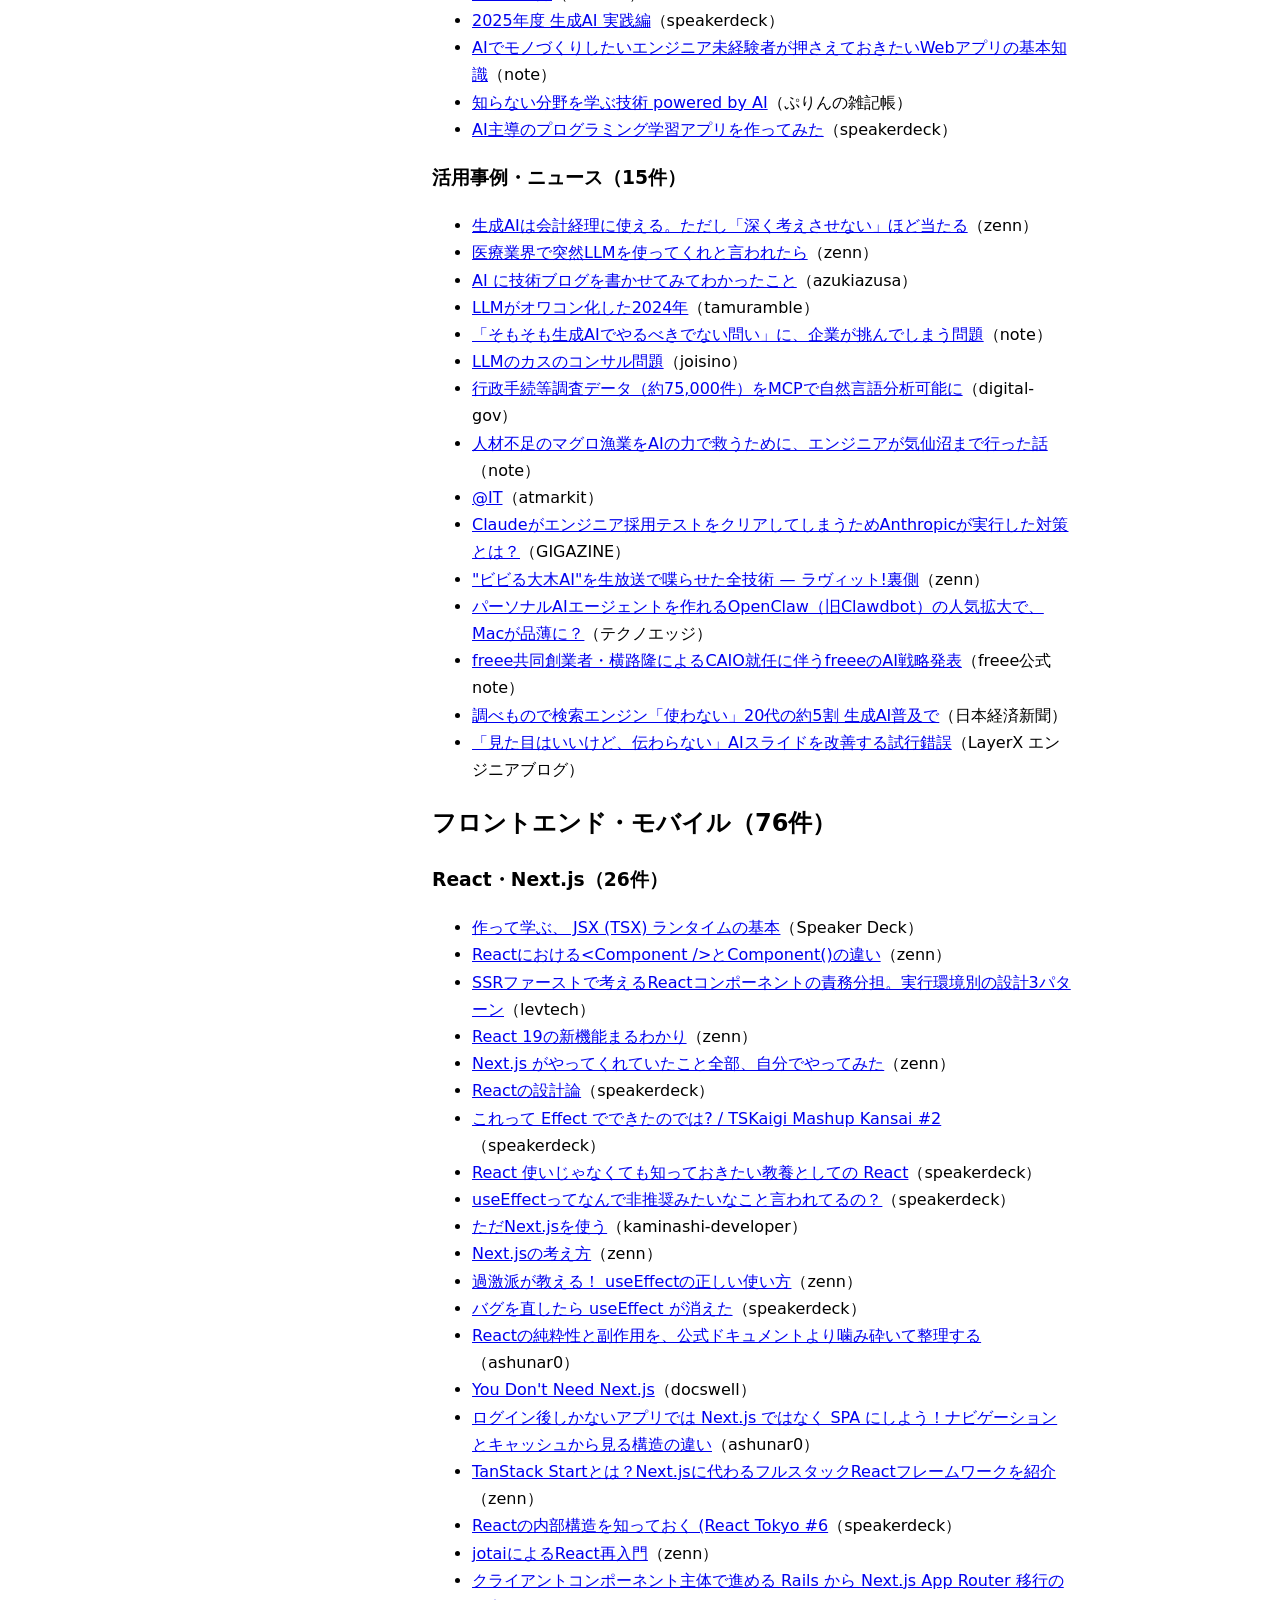
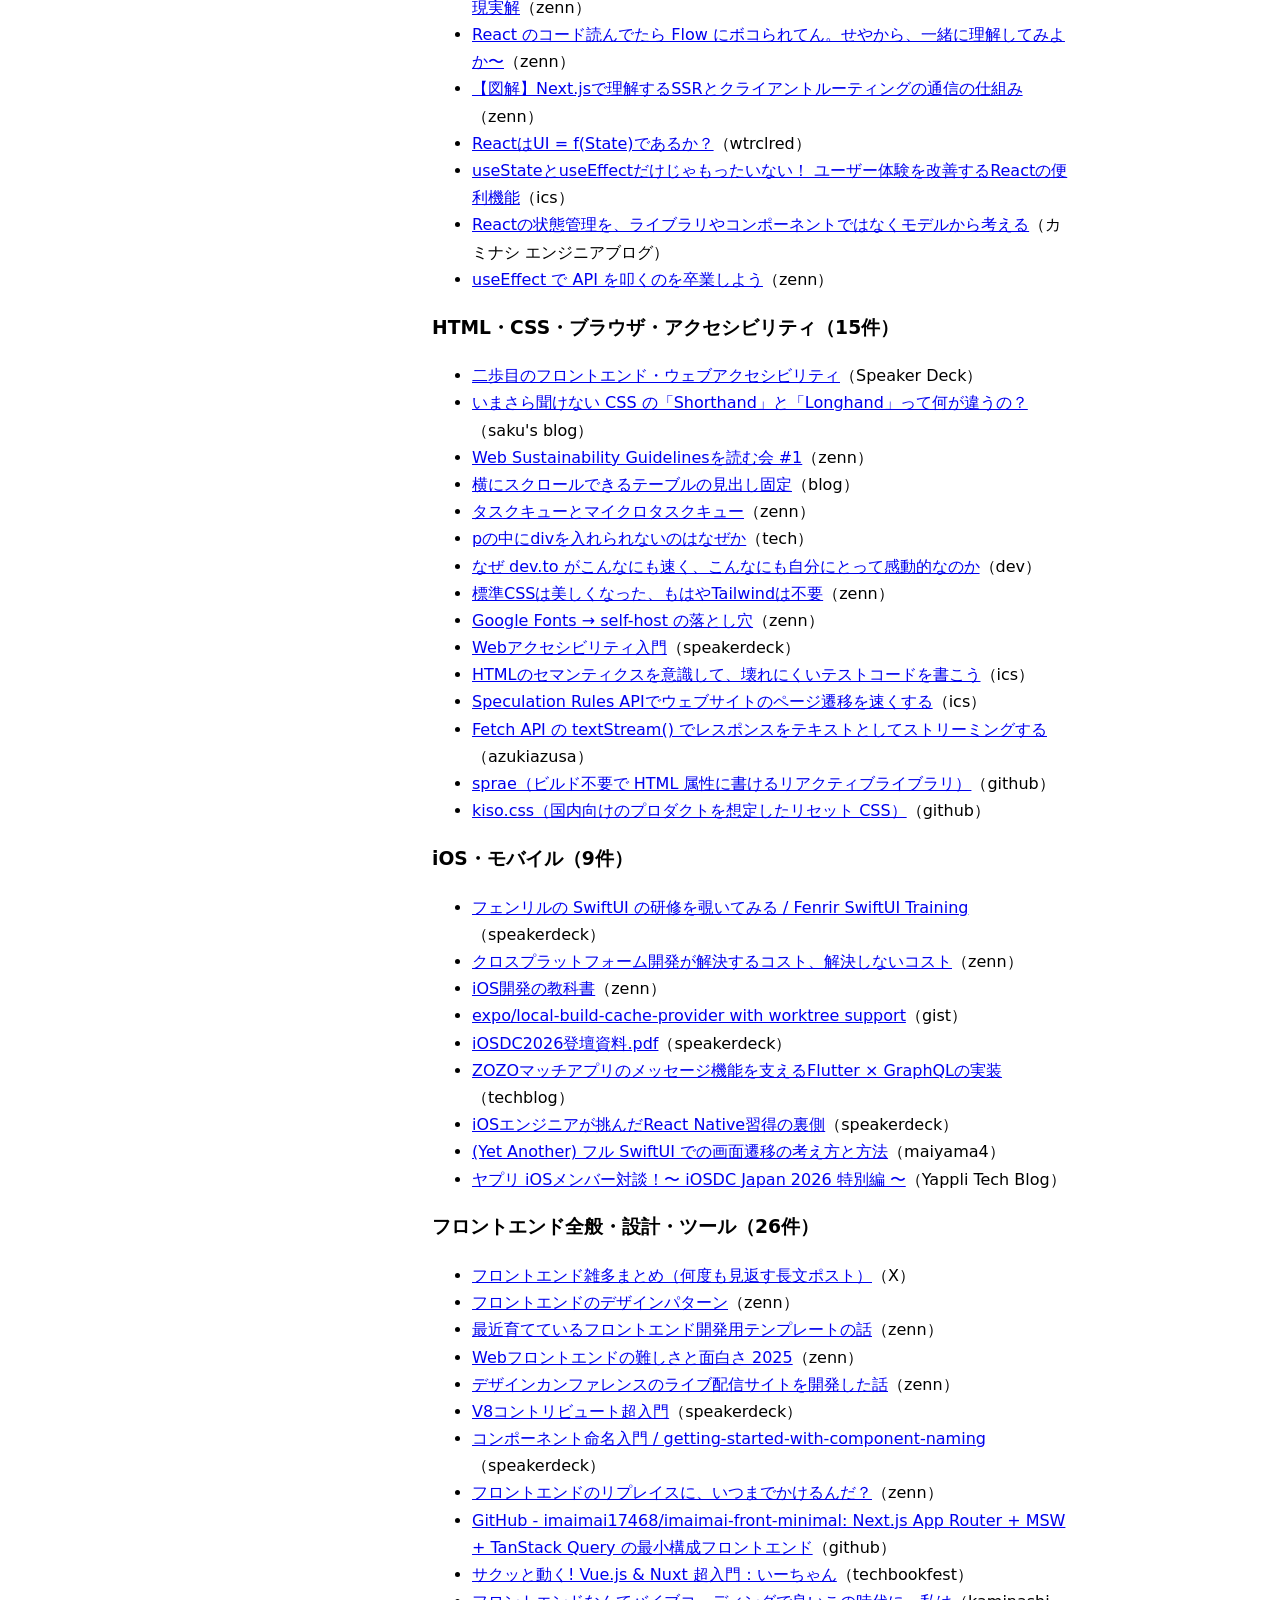
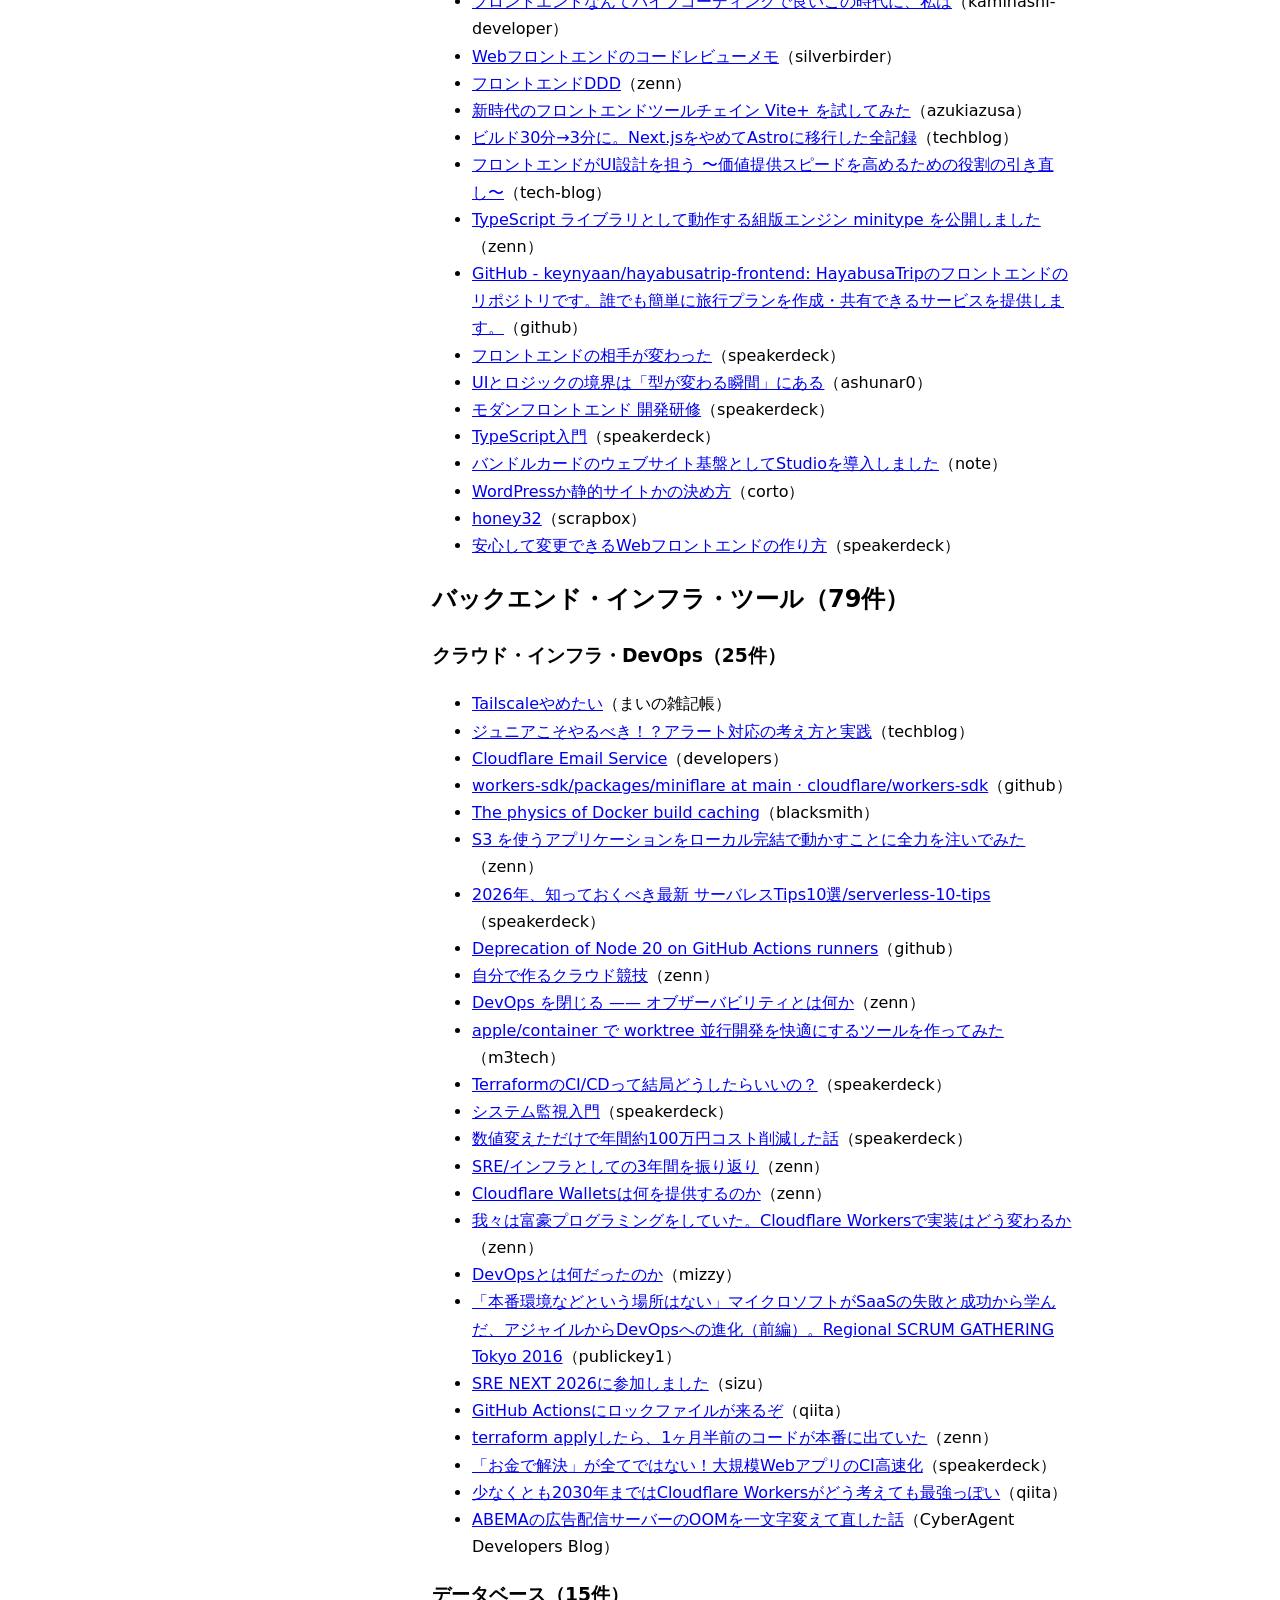
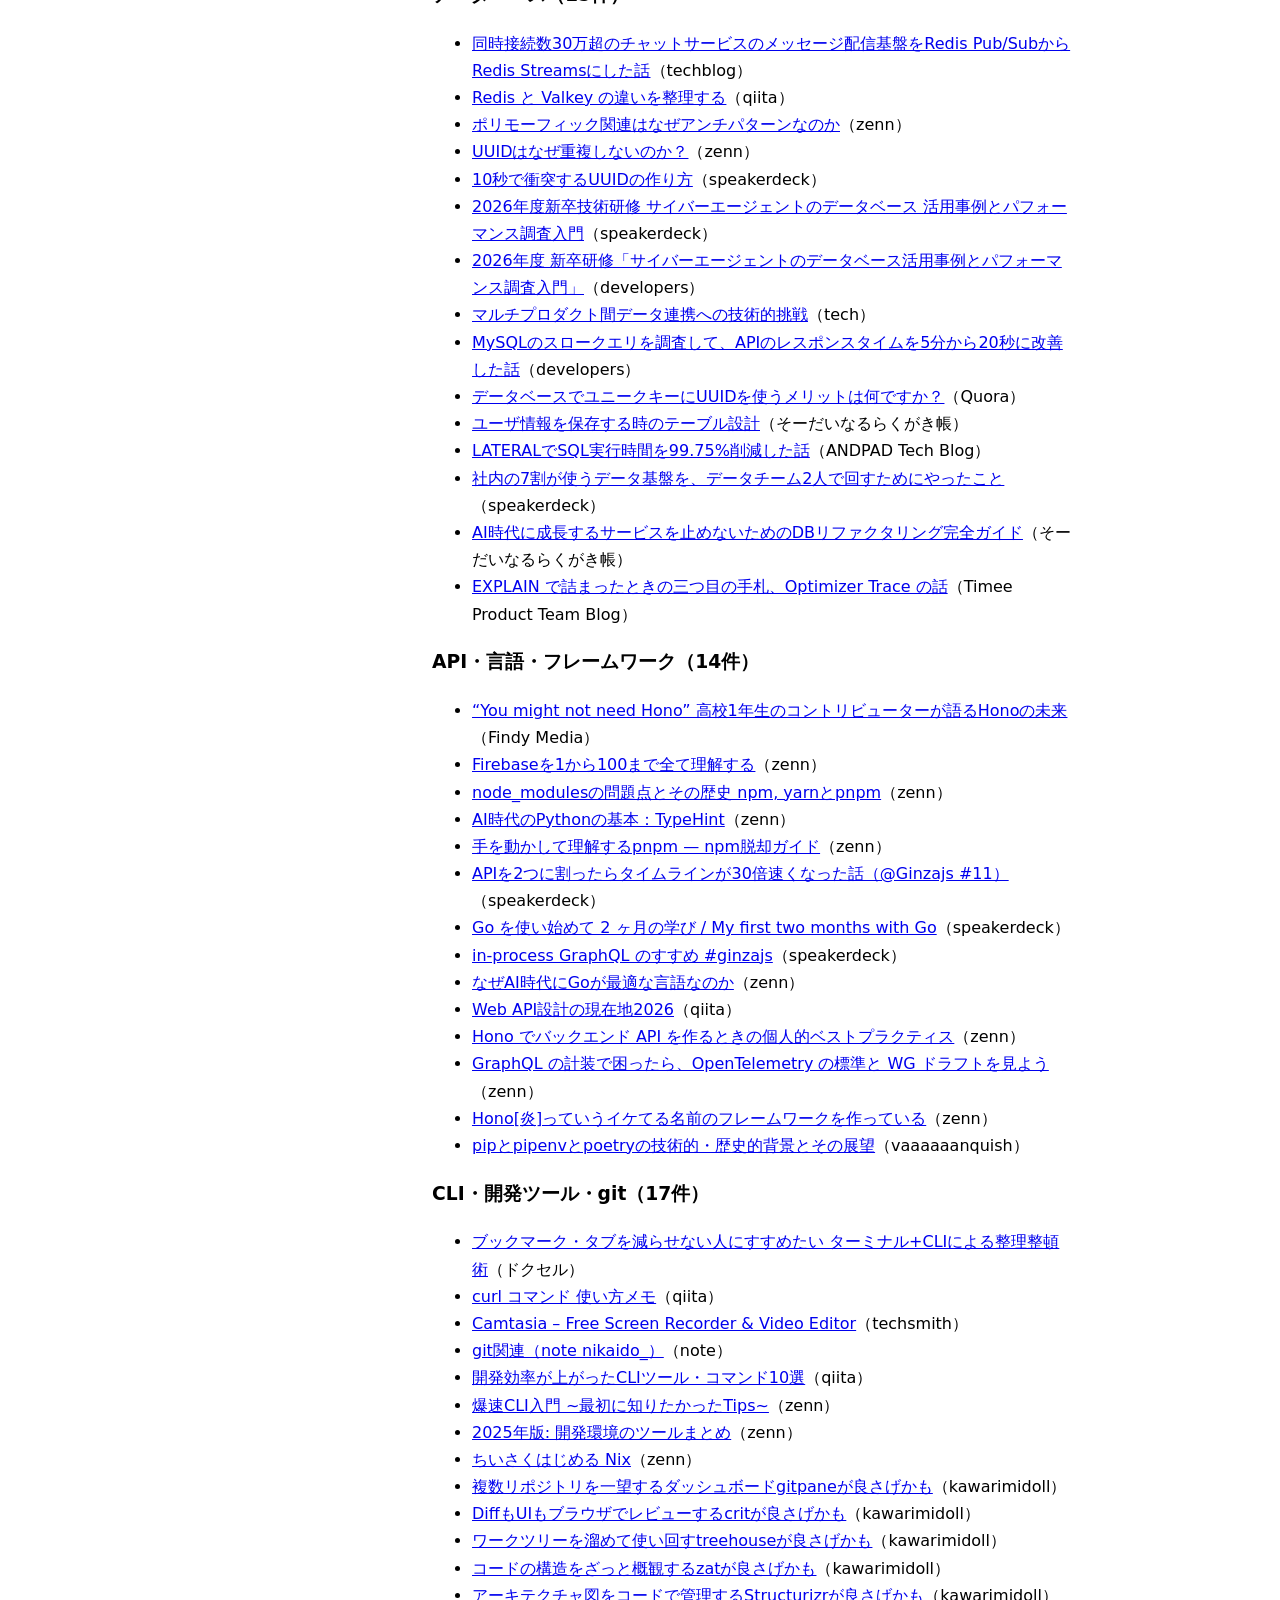
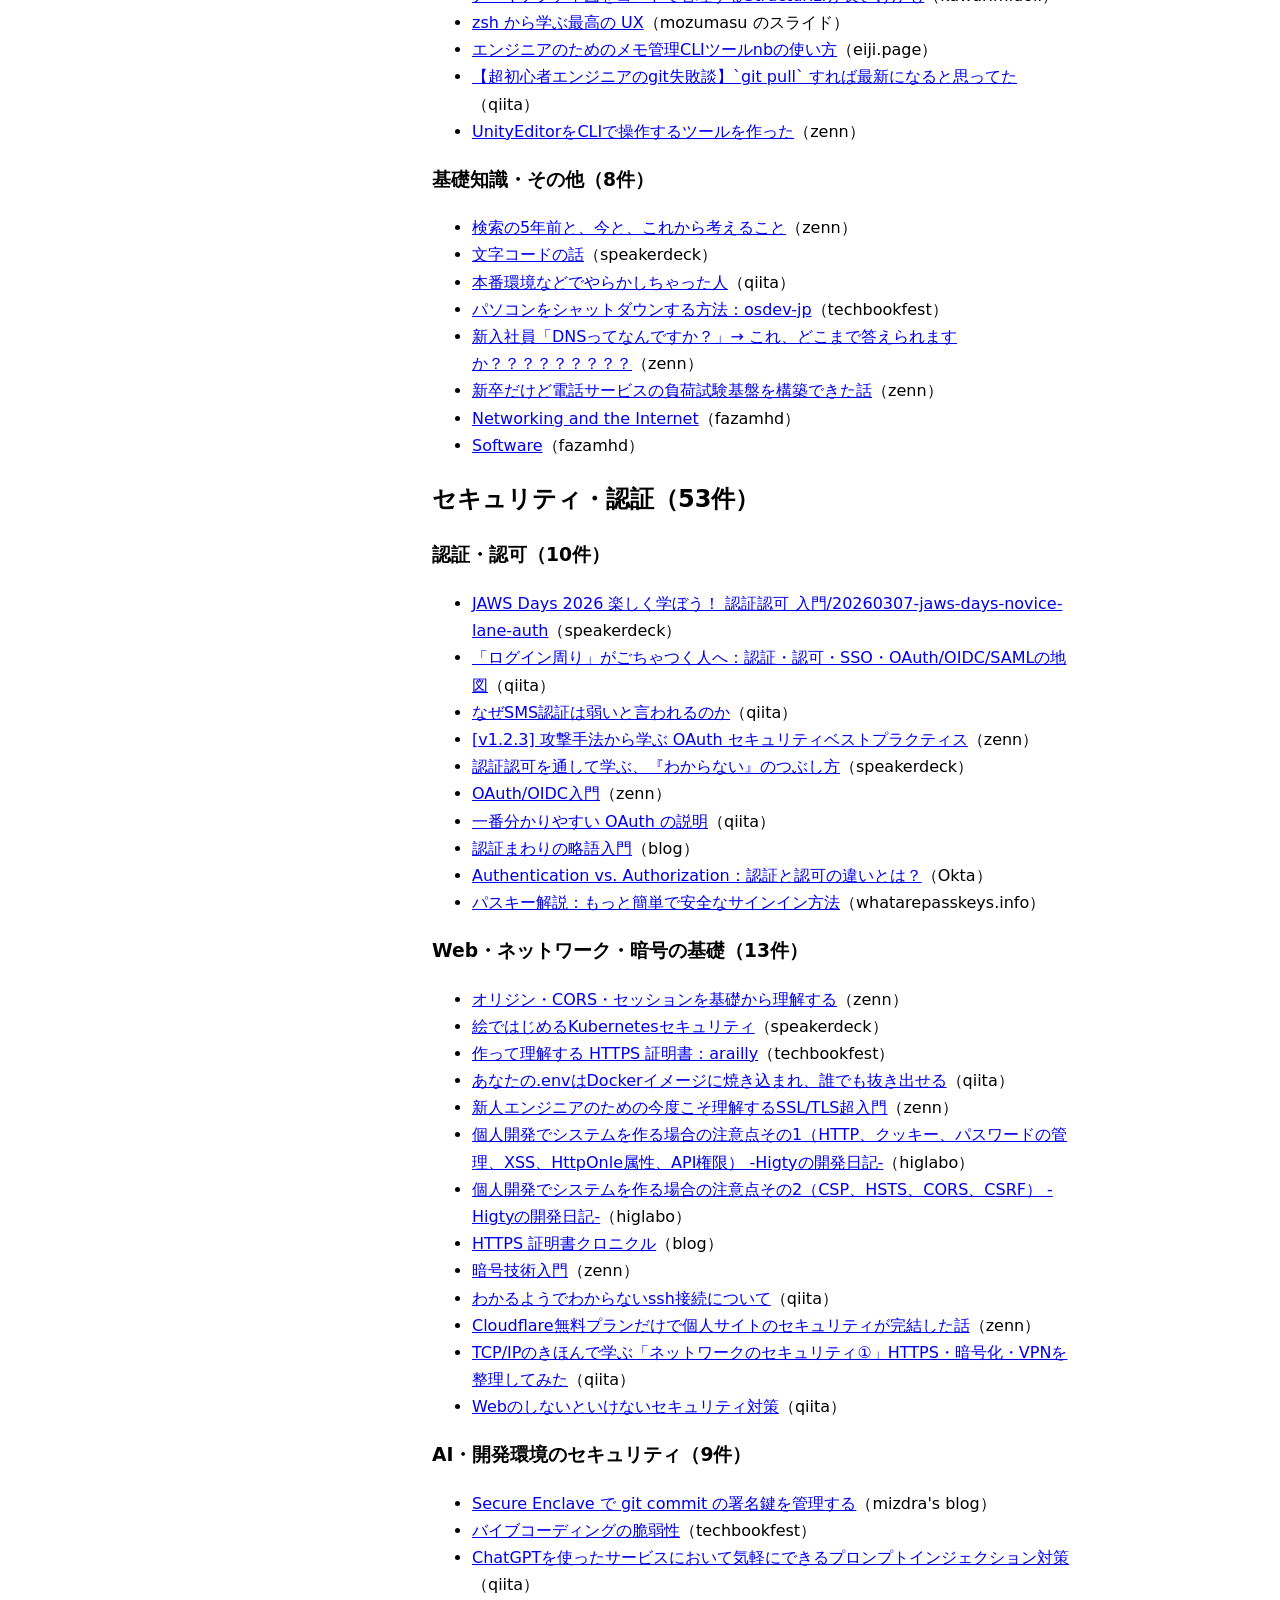
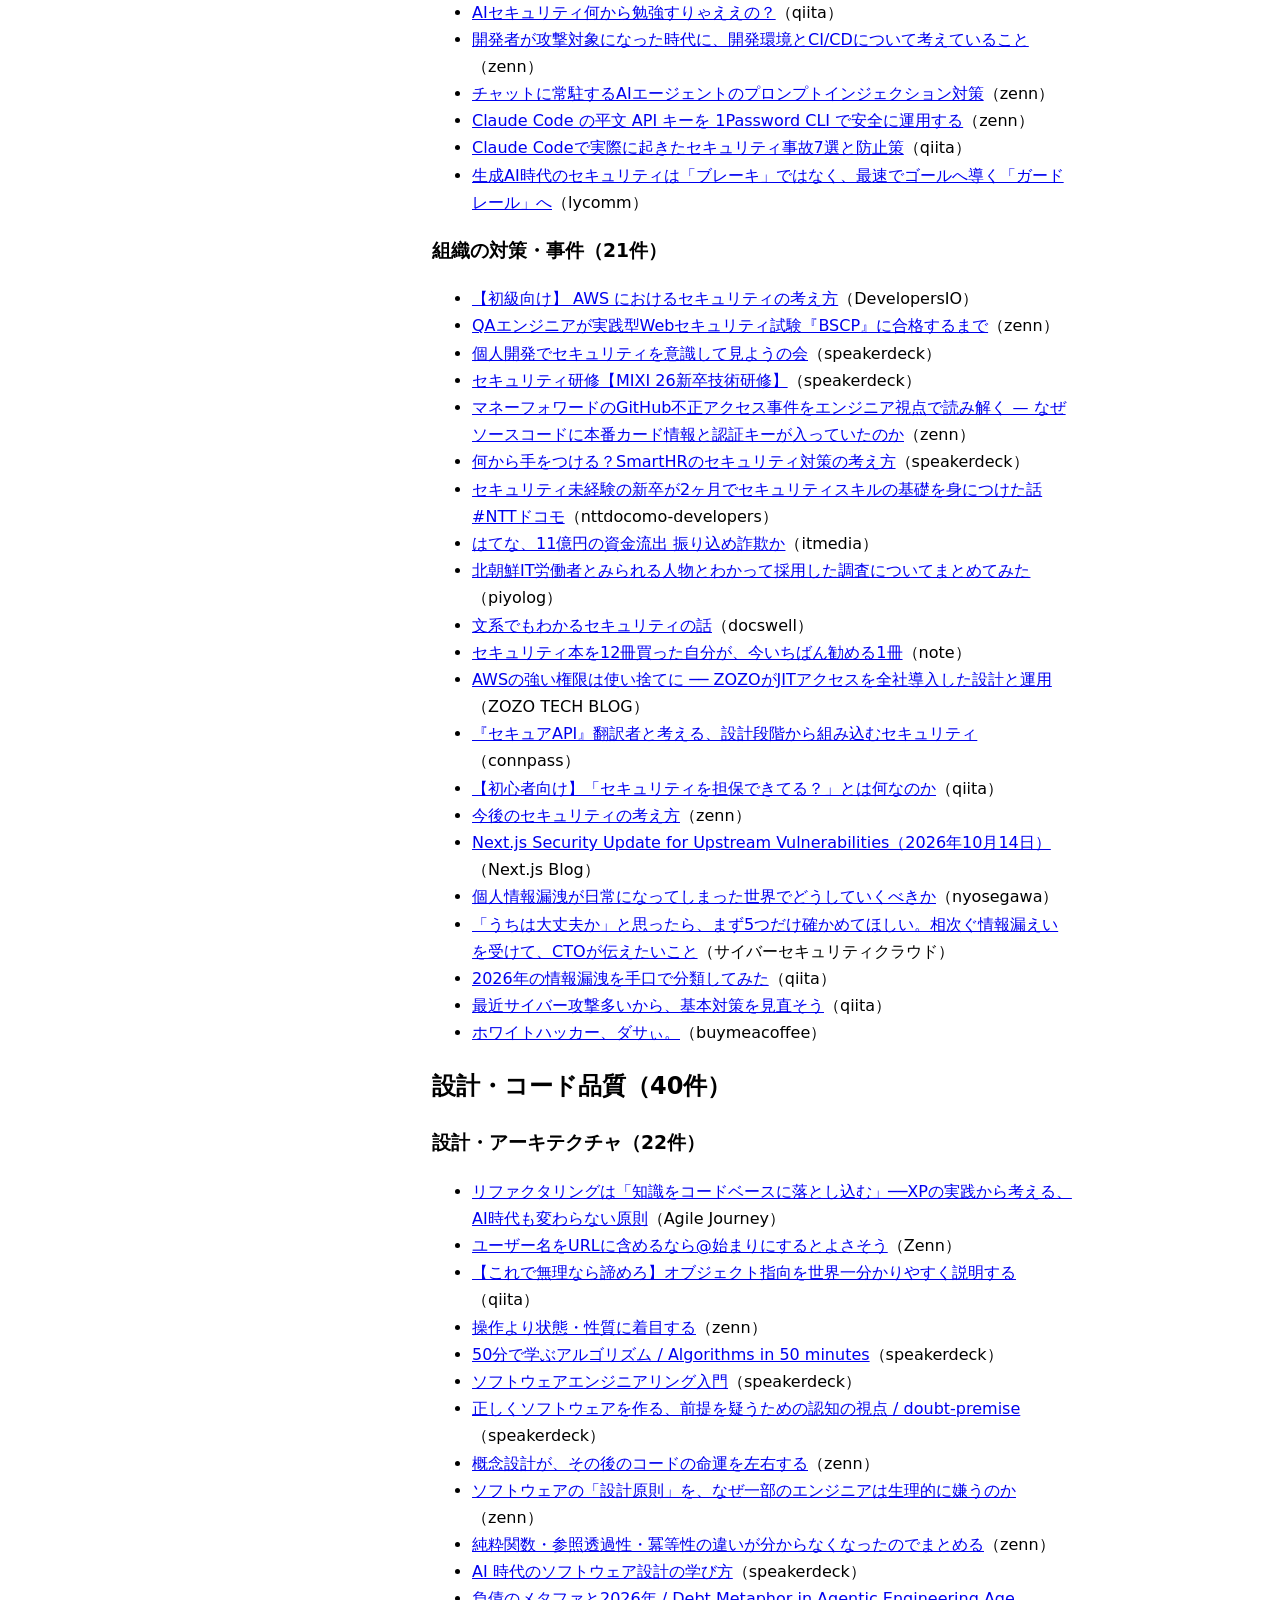
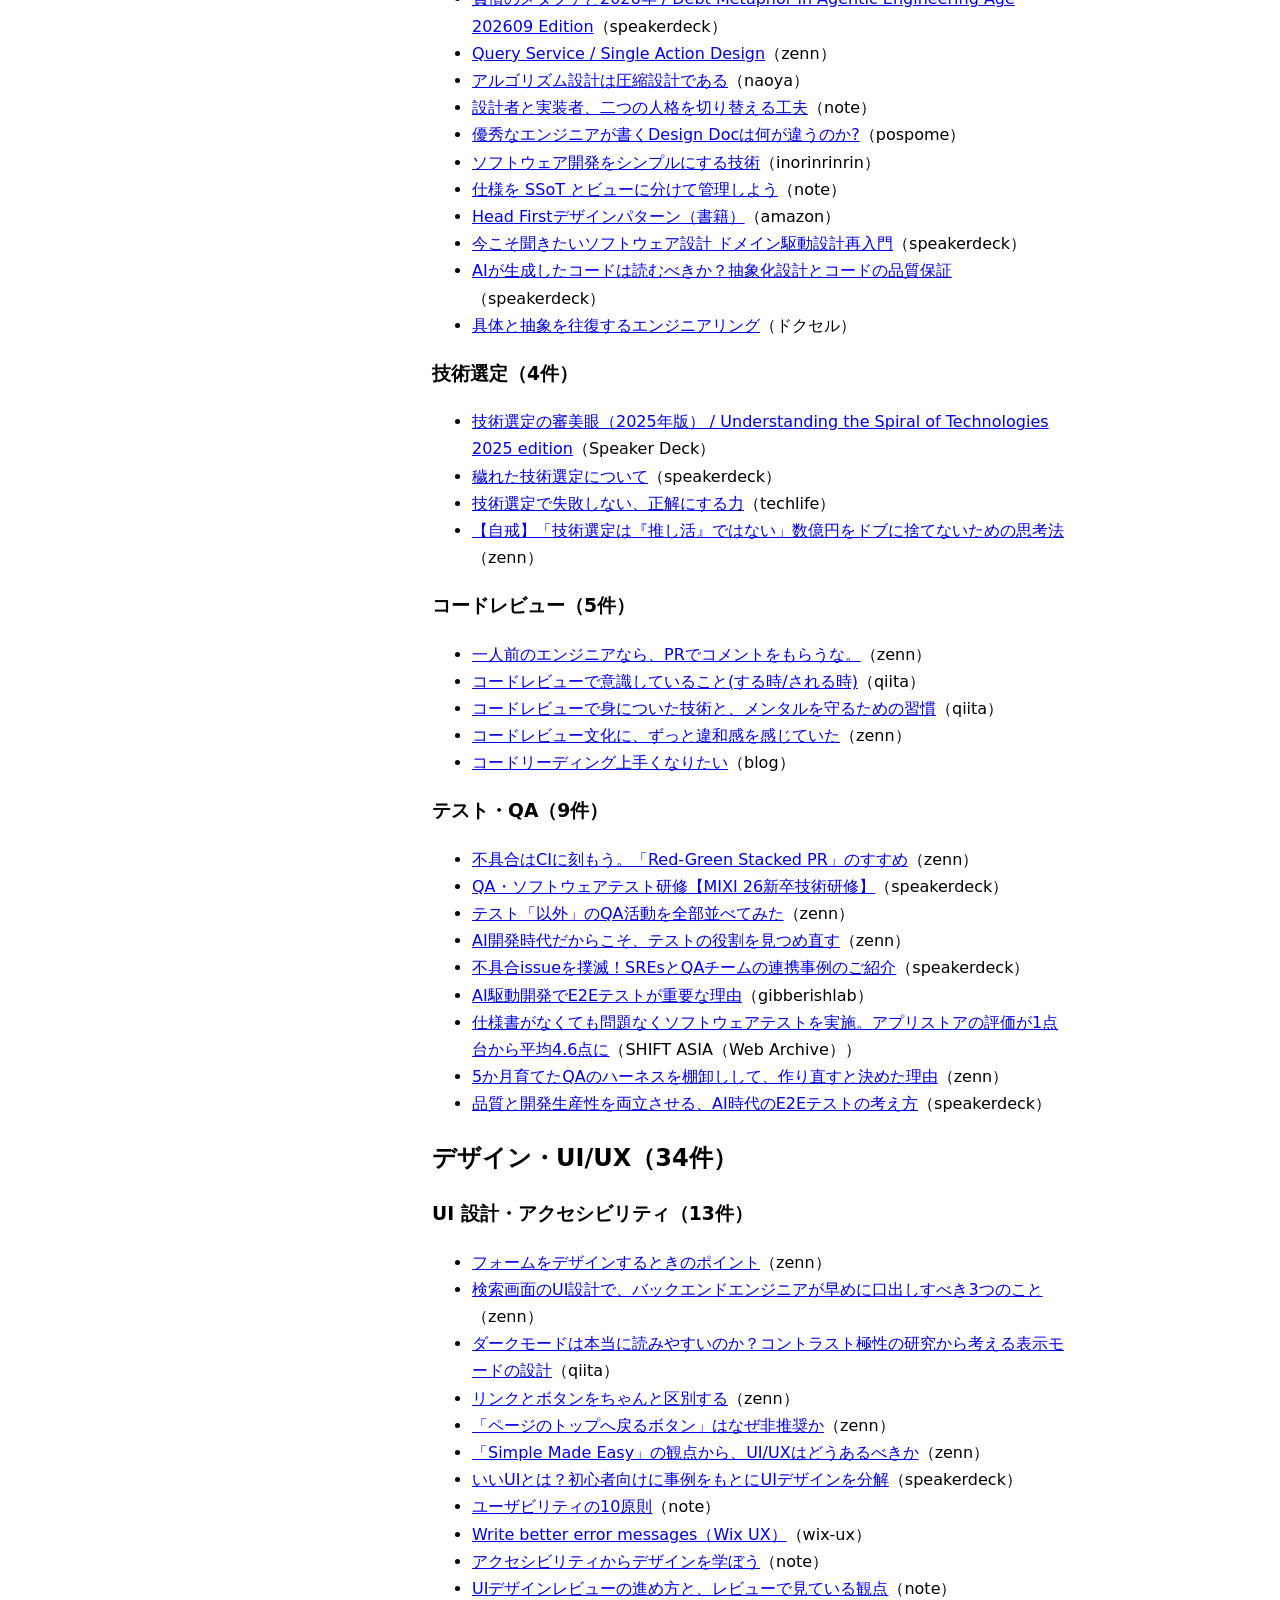
<file: tsundoku.html>
<!doctype html>
<html lang="ja">
  <head>
    <meta charset="utf-8" />
    <meta name="viewport" content="width=device-width, initial-scale=1" />
    <title>積読 - phihash</title>
    <link rel="stylesheet" href="nav.css" />
    <style>
      :root {
        color-scheme: light dark;
      }
      body {
        max-width: 40rem;
        margin: 0 auto;
        padding: 3rem 1.25rem;
        font-family: system-ui, sans-serif;
        line-height: 1.7;
      }
    </style>
  </head>
  <body>
    <input type="checkbox" id="nav" class="nav-toggle" />
    <label for="nav" class="nav-open" aria-label="メニュー">☰</label>
    <label for="nav" class="nav-backdrop"></label>
    <nav class="drawer">
      <a class="home" href="index.html">phihash</a>
      <a href="dev.html">🛠️ 個人開発</a>
      <a href="stack.html">🧰 道具箱</a>
      <a href="tips.html">💡 小ネタ</a>
      <a href="think.html">✍️ 考える</a>
      <a href="tsundoku.html" aria-current="page">📚 積読</a>
      <a href="devenv.html">💻 開発環境</a>
      <a href="career.html">💼 キャリア</a>
      <a href="drill.html">🏋️ ドリル</a>
      <a href="qa.html">❓ 一問一答</a>
    </nav>
    <h1>積読</h1>
    <ul>
      <li><a href="https://ics.media/entry/201001/" target="_blank" rel="noopener">次世代画像形式のWebP、そしてAVIFへ。変わり続ける技術に対応するweb制作の黄金解</a>（ICS MEDIA）</li>
      <li><a href="https://chot-inc.com/columns/web-image-format-history-four-turning-points" target="_blank" rel="noopener">Web画像形式の4つの転換点 — GIF・JPEGからAVIF・JPEG XLまでと、いまの選び方</a>（chot Inc.）</li>
      <li><a href="https://qiita.com/fukushima1981/items/deaf8e97df2d1b9d6865" target="_blank" rel="noopener">画像圧縮するベストな方法（2025）</a>（qiita）</li>
      <li><a href="https://zenn.dev/chot/articles/dd05e4c3feb25a" target="_blank" rel="noopener">過不足のない画像サイズで表示したい時に知っておきたいsrcsetとsizesの基本とパターン</a>（zenn）</li>
      <li><a href="https://speakerdeck.com/fanglang/jia-zu-arubamu-mitene-wozhi-erus3raihusaikuruzhan-lue" target="_blank" rel="noopener">「家族アルバム みてね」を支えるS3ライフサイクル戦略</a>（speakerdeck）</li>
      <li><a href="https://future-architect.github.io/arch-guidelines/documents/forWebFrontend/web_frontend_guidelines.html" target="_blank" rel="noopener">Webフロントエンド設計ガイドライン</a>（future-architect）</li>
      <li><a href="https://speakerdeck.com/mizdra/geek-camp-2026-frontend" target="_blank" rel="noopener">60分で学ぶ最新Webフロントエンド</a>（speakerdeck）</li>
      <li><a href="https://speakerdeck.com/tatsuki12/web-enjiniana-noni-no-shikumi-ga-wakaranai-node-python-de-jisaku-shi-te-mita" target="_blank" rel="noopener">Webエンジニアなのにブラウザの仕組みがわからないので、Pythonで自作してみた</a>（speakerdeck）</li>
      <li><a href="https://note.com/kyam_28/n/na60053dea9d7" target="_blank" rel="noopener">【個人開発】0円で最初のユーザーを獲得するASO入門</a>（note）</li>
      <li><a href="https://photoshopvip.net/126127" target="_blank" rel="noopener">ついに出た！2021年注目のWebデザイン人気トレンド9個まとめ</a>（photoshopvip）</li>
      <li><a href="https://zenn.dev/mizchi/articles/jev-is-gpu-for-llms" target="_blank" rel="noopener">既存の LLM が CPU なら、 Jev はその GPU 版みたいなやつ</a>（zenn）</li>
      <li><a href="https://zenn.dev/watany/articles/36e11a20ce3743" target="_blank" rel="noopener">Jevでハーネスエンジニアリング</a>（zenn）</li>
      <li><a href="https://qiita.com/Ninagawa123/items/8ec3f5fe18c20fab1b2a" target="_blank" rel="noopener">5分でJev入門（すぐ使う）</a>（qiita）</li>
      <li><a href="https://zenn.dev/unsoluble_sugar/articles/jev-system-one-model-intro" target="_blank" rel="noopener">みんなJevの話してる。やってないの俺だけ</a>（zenn）</li>
      <li><a href="https://tech.layerx.co.jp/entry/2026/09/18/185816" target="_blank" rel="noopener">緊急で社内Jev勉強会を開催したらアイデアがバンバン出て頭が柔らかくなった</a>（LayerX エンジニアブログ）</li>
      <li><a href="https://docs.typesafe.ai/concepts/use-case-map" target="_blank" rel="noopener">Example use cases</a>（TypeSafe のドキュメント）</li>
      <li><a href="https://github.com/mizchi/jev-playground/blob/main/docs/fit.md" target="_blank" rel="noopener">jev-playground の docs/fit.md</a>（GitHub・mizchi）</li>
      <li><a href="https://dev.classmethod.jp/articles/jev-forced-language-model/" target="_blank" rel="noopener">Jevを無理やり言語モデルにしてみた</a>（DevelopersIO）</li>
      <li><a href="https://zenn.dev/singularity/articles/stopped-reviewing-my-code" target="_blank" rel="noopener">1日500コミットは、もう読めない ── だからコードレビューをやめた</a>（Zenn）</li>
      <li><a href="https://zenn.dev/karamage/articles/ac71f1c89c73ff" target="_blank" rel="noopener">人間がコードを読まずにPRをマージする技術 ─ それでも、品質は手放さない</a>（zenn）</li>
      <li><a href="https://findy-code.io/media/articles/imakoso-codereading-2609" target="_blank" rel="noopener">今こそ聞きたいソフトウェア設計 #2 設計次第で、AIコードの読む量は減らせる</a>（Findy Media）</li>
      <li><a href="https://blog.p1ass.com/posts/textlint-rule-preset-ai-words-ja/" target="_blank" rel="noopener">AIが書いた日本語に頻出する単語を指摘するtextlintプリセットを作った</a>（ぷらすのブログ）</li>
      <li><a href="https://mimifuwacc.hatenablog.com/entry/2026/07/13/201143" target="_blank" rel="noopener">文章や資料からAI臭をなくす方法</a>（ハーフダチョウ研究会）</li>
      <li><a href="https://zenn.dev/todesking/articles/5bc43f449ecdf6" target="_blank" rel="noopener">スロップ表現100連発</a>（zenn）</li>
      <li><a href="https://golden-lucky.hatenablog.com/entry/2026/08/20/185818" target="_blank" rel="noopener">編集者は日本語をどうやって推敲しているか（それを機械化できるのか）</a>（golden-lucky）</li>
      <li><a href="https://speakerdeck.com/syumai/oxlint-custom-rule" target="_blank" rel="noopener">Oxlintのカスタムルールの現況</a>（Speaker Deck）</li>
    </ul>

    <h2>AI・エージェント（103件）</h2>
    <h3>Claude Code・スキル・ハーネス（33件）</h3>
    <ul>
      <li><a href="https://tech.every.tv/entry/2026/10/08/121837" target="_blank" rel="noopener">Claude Code のハーネス、別リポジトリからコピペしてない？</a>（every Tech Blog）</li>
      <li><a href="https://blog.tsubotax.com/n/n53863aa059ff" target="_blank" rel="noopener">デザイナー以外でも、Claude Codeでデザインを作れるために取り組んだこと</a>（坪田 朋）</li>
      <li><a href="https://zenn.dev/knowledgesense/articles/ad123283bdea26" target="_blank" rel="noopener">Google提唱の「SKILL.state」について。プロンプトに型の概念を導入</a>（zenn）</li>
      <li><a href="https://qiita.com/uhyo/items/796b73101988db70bde6" target="_blank" rel="noopener">いい感じのポーリングをスキルに組み込む</a>（qiita）</li>
      <li><a href="https://zenn.dev/dinii/articles/d7be3acc43d868" target="_blank" rel="noopener">Claude Managed Agentsで「まずエンジニアに聞こう」を「まずbotに聞こう」に変えた</a>（zenn）</li>
      <li><a href="https://zenn.dev/sato_frontend/articles/1a85841505b9bb" target="_blank" rel="noopener">Claude Codeの設計詰めスキル『grilling』の紹介</a>（zenn）</li>
      <li><a href="https://zenn.dev/ncdc/articles/56d60cb79319b2" target="_blank" rel="noopener">[Claude Code] AIの説明が「それっぽいだけ」で終わる問題を、Skill設計で解決した話</a>（zenn）</li>
      <li><a href="https://zenn.dev/ryonakae/articles/8783c6b3ead2cb" target="_blank" rel="noopener">grill-me スキルがめちゃ良いので布教したい</a>（zenn）</li>
      <li><a href="https://qiita.com/tetsuro731/items/1f91493cfddbd53343b3" target="_blank" rel="noopener">結局SKILL.mdってどこに置けばいいの？</a>（qiita）</li>
      <li><a href="https://zenn.dev/rhosokawa/articles/d0a958c17c2820" target="_blank" rel="noopener">並行開発に Orca がめちゃ便利</a>（zenn）</li>
      <li><a href="https://qiita.com/tomada/items/399c6964ea48b6c9e93e" target="_blank" rel="noopener">Claude Code /code-review の effort は low で足りる？low/high を3回ずつ実測した検出率の差</a>（qiita）</li>
      <li><a href="https://qiita.com/tomada/items/46e675f6ced44dcd10ad" target="_blank" rel="noopener">トークン浪費と性能低下を防ぐ、Claude Code の自動引き継ぎ hook を作った</a>（qiita）</li>
      <li><a href="https://zenn.dev/take4/articles/b7fad1a0c52481" target="_blank" rel="noopener">Claude CodeのPlanモードで実装した後、そのまま質問しまくってるやついる？いねえよな！</a>（zenn）</li>
      <li><a href="https://qiita.com/tehito/items/356e5f1dba112a075be1" target="_blank" rel="noopener">正直に言う。お前のClaude Codeの使い方は間違っている</a>（qiita）</li>
      <li><a href="https://zenn.dev/yamato_snow/articles/3cd6ed9ac340a2" target="_blank" rel="noopener">Claude Code Skillの作り方</a>（zenn）</li>
      <li><a href="https://speakerdeck.com/minorun365/claude-code-de-kaihatsu-igai-no-gyoumu-mo-ka-shiyou" target="_blank" rel="noopener">Claude Codeで開発以外の業務も爆速化しよう！</a>（speakerdeck）</li>
      <li><a href="https://qiita.com/minorun365/items/114f53def8cb0db60f47" target="_blank" rel="noopener">Claude Codeですべての日常業務を爆速化しよう！</a>（qiita）</li>
      <li><a href="https://zenn.dev/canly/articles/43bef1eacdae44" target="_blank" rel="noopener">スキルは増やしすぎると使われなくなるのか？実測したら原因はトークンではなかった</a>（zenn）</li>
      <li><a href="https://zenn.dev/babarot/articles/claude-code-session-recall" target="_blank" rel="noopener">Claude Codeに過去の会話を思い出させる</a>（zenn）</li>
      <li><a href="https://zenn.dev/hampen2929/books/claude-code-production-guide" target="_blank" rel="noopener">Zenn本: Claude Code production guide（hampen2929）</a>（zenn）</li>
      <li><a href="https://github.com/imaimai17468/imaimai-front-templete/tree/main/.claude/rules" target="_blank" rel="noopener">imaimai-front-templete の .claude/rules</a>（github）</li>
      <li><a href="https://zenn.dev/fukaunabara/articles/agent-skills-basics" target="_blank" rel="noopener">zenn: agent skills basics</a>（zenn）</li>
      <li><a href="https://yasunacoffee.github.io/yasuna-tech/posts/agent-rule-1hon-de-iikanji/" target="_blank" rel="noopener">自作ルール1本をOpus 5のときだけ注入したら、いい感じになった</a>（yasunacoffee）</li>
      <li><a href="https://zenn.dev/u1/articles/claude5-rules-collapse-and-fix" target="_blank" rel="noopener">Claude5 rules collapse and fix</a>（zenn）</li>
      <li><a href="https://zenn.dev/nozomi720/articles/claude_code_hooks_feedback" target="_blank" rel="noopener">Claude Code hooks feedback</a>（zenn）</li>
      <li><a href="https://kawasin73.hatenablog.com/entry/2026/09/05/092056" target="_blank" rel="noopener">Claude Code の Rules はもう死んでいる</a>（kawasin73）</li>
      <li><a href="https://kawasin73.hatenablog.com/entry/2026/08/24/171022" target="_blank" rel="noopener">適当に作ったスキルはない方がマシ</a>（kawasin73）</li>
      <li><a href="https://note.com/jujunjun110/n/n66306cab294a" target="_blank" rel="noopener">Claude Code Webを10並列で回す！チームみらいの選挙支援ツールを作りながら構築した、超並列LLMコーディングを実現するためのハーネスエンジニアリング</a>（note）</li>
      <li><a href="https://syu-m-5151.hatenablog.com/entry/2026/03/21/160442" target="_blank" rel="noopener">Claude Code のスキルとして動作する日報自動生成ツールを作った</a>（syu-m-5151）</li>
      <li><a href="https://speakerdeck.com/nogu66/claude-code-nyuumon" target="_blank" rel="noopener">Claude Code 入門</a>（speakerdeck）</li>
      <li><a href="https://zenn.dev/uzu_tech/articles/86a2ef05a7d649" target="_blank" rel="noopener">Claude が書く長いコメントは、Claude 自身の役に立っていなかった</a>（zenn）</li>
      <li><a href="https://lp.ai-plus.findy.io/articles/claude-code-skills-top5/" target="_blank" rel="noopener">あの会社で一番使われてるSkillsは？Claude Codeの利用Skills Top5を大公開！</a>（Findy AI+）</li>
      <li><a href="https://speakerdeck.com/mikimhk/how-a-skill-born-from-a-chance-encounter-became-the-most-used-tool-in-the-company" target="_blank" rel="noopener">ふとした出会いで生まれたSkillが、社内利用1位になるまで</a>（speakerdeck）</li>
    </ul>
    <h3>AI 駆動開発の進め方・品質（25件）</h3>
    <ul>
      <li><a href="https://zenn.dev/acrosstudioblog/articles/38509c0473683a" target="_blank" rel="noopener">もうプロンプトを書くな──「Loop Engineering」という新しいパラダイムの正体</a>（zenn）</li>
      <li><a href="https://qiita.com/sh-fukaya/items/82ebbf176a12965a8e16" target="_blank" rel="noopener">整えるな。とにかくたくさん吐き出せ。~AIとの「1ターン」を大きく前進させる仮説~</a>（qiita）</li>
      <li><a href="https://zenn.dev/layerx/articles/6f510abfc3fa72" target="_blank" rel="noopener">AI 時代だからこそコードを読もう</a>（zenn）</li>
      <li><a href="https://silverbirder.github.io/blog/contents/20260531/" target="_blank" rel="noopener">テストコードの意味がない</a>（silverbirder）</li>
      <li><a href="https://qiita.com/Akira-Isegawa/items/00f23d206c504db2ac3b" target="_blank" rel="noopener">エンジニア歴20年の私が、素人バイブコーディング勢に物申す</a>（qiita）</li>
      <li><a href="https://zenn.dev/secleeman/articles/bfb7d4b4681c36" target="_blank" rel="noopener">コードが読めない私が、Claude Codeに実装を全部任せて脆弱性トリアージCLIを作った話</a>（zenn）</li>
      <li><a href="https://techblog.zozo.com/entry/wear-web-fe-adjust-workflow" target="_blank" rel="noopener">チームの人数が減っても仕事を回す ── AIとGitHub Actionsによる開発ワークフロー改善</a>（techblog）</li>
      <li><a href="https://qiita.com/y0us91/items/2feffd2cc6c672717973" target="_blank" rel="noopener">AIが実装し、AIがテストし、AIが「問題ありません」と言う時代の品質保証</a>（qiita）</li>
      <li><a href="https://tech-blog.monotaro.com/entry/2026/08/05/090000" target="_blank" rel="noopener">シニアエンジニア目線をAIレビューへ 〜 判断を移植した社内エージェント「Makasetaro」の設計</a>（tech-blog）</li>
      <li><a href="https://zenn.dev/canly/articles/5f2da2b3ce68e7" target="_blank" rel="noopener">AIエージェントのチームを「クリーンアーキテクチャ」で設計する</a>（zenn）</li>
      <li><a href="https://zenn.dev/torukona/articles/4b6f0bfe083d2b" target="_blank" rel="noopener">AI支援旅行アプリ「タベリエ」を、構造化ループエンジニアリングで作り上げた話</a>（zenn）</li>
      <li><a href="https://zenn.dev/ito/articles/6b042aa27d65bc" target="_blank" rel="noopener">AIエージェントはなぜテストを握り潰すのか ― 報酬エンジニアリングのすすめ</a>（zenn）</li>
      <li><a href="https://zenn.dev/simossyi/articles/a89d8b9f97fb4f" target="_blank" rel="noopener">オレオレ仕様駆動開発大失敗記録</a>（zenn）</li>
      <li><a href="https://www.atsumell.com/blog/ai-code-review-seven-checkpoints" target="_blank" rel="noopener">AIコードレビューのやり方</a>（atsumell）</li>
      <li><a href="https://speakerdeck.com/konifar/zi-fen-gaxiang-sikunailing-yu-deaiwoshi-u" target="_blank" rel="noopener">自分が詳しくない領域でAIを使う #プロヒス2026</a>（speakerdeck）</li>
      <li><a href="https://speakerdeck.com/j5ik2o/zhong-pan-debeng-huai-sasenaiaiqu-dong-kai-fa" target="_blank" rel="noopener">終盤で崩壊させないAI駆動開発</a>（speakerdeck）</li>
      <li><a href="https://dev.classmethod.jp/articles/pr-review-judgment-left-after-ai/" target="_blank" rel="noopener">AI に PR レビューを任せても読む量が減らなかったので、「見なくていい理由」を書かせる仕組みを考えてみました</a>（dev）</li>
      <li><a href="https://zenn.dev/hfm/articles/commit-message-generated-by-ai" target="_blank" rel="noopener">AIが生成するコミットメッセージ（hfm）</a>（zenn）</li>
      <li><a href="https://speakerdeck.com/maguroalternative/c-mikeiken-no-boku-ga-ai-ni-yomeru-kodo-o-kakaseru-made" target="_blank" rel="noopener">C#未経験の僕がAIに読めるコードを書かせるまで</a>（speakerdeck）</li>
      <li><a href="https://www.btnopen.com/posts/lean-loop-engineering" target="_blank" rel="noopener">ループエンジニアリングをどう始めるか</a>（btnopen）</li>
      <li><a href="https://engineering.mercari.com/blog/entry/20260630-b22667b4d6/" target="_blank" rel="noopener">AI-Native な開発の実践に向けて</a>（engineering）</li>
      <li><a href="https://note.com/kgsi/n/n408408bd18ab" target="_blank" rel="noopener">ソフトウェアファクトリーとは何か</a>（note）</li>
      <li><a href="https://tech-blog.tabelog.com/entry/ai-requirements-definition-with-questions" target="_blank" rel="noopener">AIで要件定義を実践して分かった、大量のアウトプットを捌くための"問い"の作り方</a>（Tabelog Tech Blog）</li>
      <li><a href="https://speakerdeck.com/iktakahiro/software-factory" target="_blank" rel="noopener">ソフトウェア ファクトリー - 再現性のあるソフトウェアの工場づくり</a>（speakerdeck）</li>
      <li><a href="https://speakerdeck.com/skijima404/ai-slop-o-umanai-platform-service-sekkei" target="_blank" rel="noopener">AI Slopを生まないPlatform Service設計</a>（speakerdeck）</li>
    </ul>
    <h3>AI 時代のエンジニアと組織（21件）</h3>
    <ul>
      <li><a href="https://zenn.dev/acntechjp/articles/22f7b6f9258008" target="_blank" rel="noopener">シニアエンジニアがコードをほぼ書かなくなった理由</a>（zenn）</li>
      <li><a href="https://zenn.dev/pdfractal/articles/373be6a9de3e8c" target="_blank" rel="noopener">なぜ、AIは頭が良い人が使うとより頭が良くなるのに、頭が悪い人が使うとより頭が悪くなるのか？</a>（zenn）</li>
      <li><a href="https://qiita.com/ryoheiiwamoto/items/b5805321eaef46b75459" target="_blank" rel="noopener">元ヤフーエンジニア社長が考える、AIを使いこなす人と使えない人の決定的な差</a>（qiita）</li>
      <li><a href="https://zenn.dev/imaimai17468/articles/4fe1531b71929b" target="_blank" rel="noopener">良いAIの行動、メモ</a>（zenn）</li>
      <li><a href="https://zenn.dev/acntechjp/articles/ed556516a84934" target="_blank" rel="noopener">AI時代に生きる若手エンジニアが、AIを使う上で備えておくべき知識</a>（zenn）</li>
      <li><a href="https://www.docswell.com/s/magurotuna/53J4YJ-2026-08-16-aiau-craft-day" target="_blank" rel="noopener">AIがコードを書くなら、もう勉強しなくていい？AI時代に基礎を学ぶ理由</a>（docswell）</li>
      <li><a href="https://zenn.dev/peoplex_blog/articles/a2cb9226370746" target="_blank" rel="noopener">フロントエンドエンジニアの私が、UIを書かなくなった話</a>（zenn）</li>
      <li><a href="https://zenn.dev/nabewata/articles/8cef1bd4cbae3f" target="_blank" rel="noopener">AI時代に感じた危機感と、エンジニアがこれから考えるべきこと</a>（zenn）</li>
      <li><a href="https://zenn.dev/avaintelligence/articles/dont-outsource-understanding-to-ai" target="_blank" rel="noopener">Don't outsource understanding to AI</a>（zenn）</li>
      <li><a href="https://u-site.jp/alertbox/humanizing-ai" target="_blank" rel="noopener">AIの人間化は罠だ</a>（u-site）</li>
      <li><a href="https://note.com/hirothings/n/nece4f66c4fe8" target="_blank" rel="noopener">自分より優秀なAIがコードを書く時代にどう生きるか</a>（note）</li>
      <li><a href="https://www.wantedly.com/companies/wantedly/post_articles/1057213" target="_blank" rel="noopener">AIで開発が速くなった結果、エンジニアに求められる仕事のスコープが広がった</a>（wantedly）</li>
      <li><a href="https://note.com/suthio/n/ndc2e4ba738fb" target="_blank" rel="noopener">エンジニアの価値は、コードから文脈へ移った</a>（note）</li>
      <li><a href="https://type.jp/et/feature/31627/" target="_blank" rel="noopener">【落合陽一】AIを前にロジカルシンキングは無意味。エンジニアなら「仕事で使える“本物”」で勝負してほしい</a>（type）</li>
      <li><a href="https://note.com/hisaju/n/n7778d04e37b1" target="_blank" rel="noopener">AIで進めた時間は、やってないのと同じ</a>（note）</li>
      <li><a href="https://note.com/k_haruaki/n/nf03a509fddf5" target="_blank" rel="noopener">PdMがClaude Codeで開発フローを“ひとつなぎ“にした4ヶ月</a>（note）</li>
      <li><a href="https://atmarkit.itmedia.co.jp/ait/spv/2608/04/news002.html" target="_blank" rel="noopener">メルカリが明かす「Claude Code全社展開」「シャドーAI対策」を支える仕組み</a>（＠IT）</li>
      <li><a href="https://techblog.openwork.co.jp/entry/accelerate-development-using-ai" target="_blank" rel="noopener">オープンワークに転職して3ヶ月のiOSエンジニアがAIを駆使したら圧倒的なスピードでチームに貢献できました</a>（OpenWork Tech Blog）</li>
      <li><a href="https://hirokidaichi.github.io/presentation/devsummit.html" target="_blank" rel="noopener">なぜ、AIで生産性があがっていると錯覚してしまうのか</a>（hirokidaichi のスライド）</li>
      <li><a href="https://speakerdeck.com/oikon48/qiita-con-claude-code" target="_blank" rel="noopener">Claude Codeから見る、エンジニアの世界の変容とその先</a>（speakerdeck）</li>
      <li><a href="https://zenn.dev/shimitaro/articles/eb45d8d63c7bd1" target="_blank" rel="noopener">オートパイロットは外せる人間を前提にしている — AI時代のエンジニア技能維持を航空業界に学ぶ</a>（zenn）</li>
    </ul>
    <h3>学習・研修・入門（9件）</h3>
    <ul>
      <li><a href="https://zenn.dev/yoshipon_tech/articles/a51bbfcc068c1f" target="_blank" rel="noopener">曖昧に使っていたAI周りの言葉を理解する</a>（zenn）</li>
      <li><a href="https://github.com/calmrocks/ai-engineer-notebooks" target="_blank" rel="noopener">GitHub - calmrocks/ai-engineer-notebooks: Hands-on, framework-free Colab notebooks for the AI Engineer / Forward Deployed Engineer (FDE) skill set — model APIs, structured output, tool calling, RAG, evals-as-the-spine, agents (loop from scratch, tool design, guardrails, MCP, Skills), fine-tuning vs LoRA, prompt-injection/security, LLMOps, and customer craft. Runs on the free Groq API.</a>（github）</li>
      <li><a href="https://recsys-rag-tutorial.github.io/" target="_blank" rel="noopener">RAG for RecSys — KDD 2026 Tutorial</a>（recsys-rag-tutorial）</li>
      <li><a href="https://speakerdeck.com/mixi_engineers/2026_new_grad_training_ai_day2" target="_blank" rel="noopener">AI研修(Day2)【MIXI 26新卒技術研修】</a>（speakerdeck）</li>
      <li><a href="https://www.itmedia.co.jp/aiplus/article/2607/27/2000000223/" target="_blank" rel="noopener">MIXI、新卒エンジニア向け研修資料＆動画を無料公開 「実践的なAI活用術」を12科目で紹介</a>（itmedia）</li>
      <li><a href="https://speakerdeck.com/cyberagentdevelopers/generative-ai-2025" target="_blank" rel="noopener">2025年度 生成AI 実践編</a>（speakerdeck）</li>
      <li><a href="https://note.com/gimupop/n/na39aaf53e1ec" target="_blank" rel="noopener">AIでモノづくりしたいエンジニア未経験者が押さえておきたいWebアプリの基本知識</a>（note）</li>
      <li><a href="https://smooth-pudding.hatenablog.com/entry/2026/10/17/145830" target="_blank" rel="noopener">知らない分野を学ぶ技術 powered by AI</a>（ぷりんの雑記帳）</li>
      <li><a href="https://speakerdeck.com/econanringo/ai-shudou-no-puroguramingu-gakushuu-o-tsuku-te-mita" target="_blank" rel="noopener">AI主導のプログラミング学習アプリを作ってみた</a>（speakerdeck）</li>
    </ul>
    <h3>活用事例・ニュース（15件）</h3>
    <ul>
      <li><a href="https://zenn.dev/yuichirominato/articles/c4ba607da253b0" target="_blank" rel="noopener">生成AIは会計経理に使える。ただし「深く考えさせない」ほど当たる</a>（zenn）</li>
      <li><a href="https://zenn.dev/genshi_ai/articles/ba4536e4722187" target="_blank" rel="noopener">医療業界で突然LLMを使ってくれと言われたら</a>（zenn）</li>
      <li><a href="https://azukiazusa.dev/blog/what-i-learned-writing-technical-blog-posts-with-ai/" target="_blank" rel="noopener">AI に技術ブログを書かせてみてわかったこと</a>（azukiazusa）</li>
      <li><a href="https://tamuramble.theletter.jp/posts/ad9c1d80-ca5d-11ef-b4a0-f10964fd8142" target="_blank" rel="noopener">LLMがオワコン化した2024年</a>（tamuramble）</li>
      <li><a href="https://note.com/fladdict/n/na45a57c572c8" target="_blank" rel="noopener">「そもそも生成AIでやるべきでない問い」に、企業が挑んでしまう問題</a>（note）</li>
      <li><a href="https://joisino.hatenablog.com/entry/kasu" target="_blank" rel="noopener">LLMのカスのコンサル問題</a>（joisino）</li>
      <li><a href="https://digital-gov.note.jp/n/n56aaf580bfb6" target="_blank" rel="noopener">⾏政⼿続等調査データ（約75,000件）をMCPで⾃然⾔語分析可能に</a>（digital-gov）</li>
      <li><a href="https://note.com/renue/n/n6040c88decca" target="_blank" rel="noopener">人材不足のマグロ漁業をAIの力で救うために、エンジニアが気仙沼まで行った話</a>（note）</li>
      <li><a href="https://atmarkit.itmedia.co.jp/ait/articles/2607/02/news018.html" target="_blank" rel="noopener">@IT</a>（atmarkit）</li>
      <li><a href="https://gigazine.net/news/20260126-anthropic-claude-code-test-design/" target="_blank" rel="noopener">Claudeがエンジニア採用テストをクリアしてしまうためAnthropicが実行した対策とは？</a>（GIGAZINE）</li>
      <li><a href="https://zenn.dev/t_honda/articles/loveit-ai-voice-pipeline" target="_blank" rel="noopener">"ビビる大木AI"を生放送で喋らせた全技術 — ラヴィット!裏側</a>（zenn）</li>
      <li><a href="https://www.techno-edge.net/article/2026/02/16/4867.html" target="_blank" rel="noopener">パーソナルAIエージェントを作れるOpenClaw（旧Clawdbot）の人気拡大で、Macが品薄に？</a>（テクノエッジ）</li>
      <li><a href="https://note.freee.co.jp/n/n3dc93dc763fc" target="_blank" rel="noopener">freee共同創業者・横路隆によるCAIO就任に伴うfreeeのAI戦略発表</a>（freee公式note）</li>
      <li><a href="https://www.nikkei.com/article/DGXZQOUC215DZ0R20C26A5000000/" target="_blank" rel="noopener">調べもので検索エンジン「使わない」20代の約5割 生成AI普及で</a>（日本経済新聞）</li>
      <li><a href="https://tech.layerx.co.jp/entry/ai-slide-challenge" target="_blank" rel="noopener">「見た目はいいけど、伝わらない」AIスライドを改善する試行錯誤</a>（LayerX エンジニアブログ）</li>
    </ul>

    <h2>フロントエンド・モバイル（76件）</h2>
    <h3>React・Next.js（26件）</h3>
    <ul>
      <li><a href="https://speakerdeck.com/syumai/jsx-runtime-basics" target="_blank" rel="noopener">作って学ぶ、 JSX (TSX) ランタイムの基本</a>（Speaker Deck）</li>
      <li><a href="https://zenn.dev/chot/articles/f0d20f46b60818" target="_blank" rel="noopener">Reactにおける&lt;Component /&gt;とComponent()の違い</a>（zenn）</li>
      <li><a href="https://levtech.jp/media/detail_870/" target="_blank" rel="noopener">SSRファーストで考えるReactコンポーネントの責務分担。実行環境別の設計3パターン</a>（levtech）</li>
      <li><a href="https://zenn.dev/uhyo/books/react-19-new" target="_blank" rel="noopener">React 19の新機能まるわかり</a>（zenn）</li>
      <li><a href="https://zenn.dev/ashunar0/articles/2b6c77e2fe251d" target="_blank" rel="noopener">Next.js がやってくれていたこと全部、自分でやってみた</a>（zenn）</li>
      <li><a href="https://speakerdeck.com/uhyo/react-no-sekkeiron" target="_blank" rel="noopener">Reactの設計論</a>（speakerdeck）</li>
      <li><a href="https://speakerdeck.com/susisu/tskaigi-mashup-kansai-number-2" target="_blank" rel="noopener">これって Effect でできたのでは? / TSKaigi Mashup Kansai #2</a>（speakerdeck）</li>
      <li><a href="https://speakerdeck.com/oukayuka/react-shi-iziyanakutemozhi-tuteokitaijiao-yang-tositeno-react" target="_blank" rel="noopener">React 使いじゃなくても知っておきたい教養としての React</a>（speakerdeck）</li>
      <li><a href="https://speakerdeck.com/maguroalternative/useeffecttutenandefei-tui-jiang-mitainakotoyan-wareteruno" target="_blank" rel="noopener">useEffectってなんで非推奨みたいなこと言われてるの？</a>（speakerdeck）</li>
      <li><a href="https://kaminashi-developer.hatenablog.jp/entry/2026/01/06/just-use-next" target="_blank" rel="noopener">ただNext.jsを使う</a>（kaminashi-developer）</li>
      <li><a href="https://zenn.dev/akfm/books/nextjs-basic-principle" target="_blank" rel="noopener">Next.jsの考え方</a>（zenn）</li>
      <li><a href="https://zenn.dev/uhyo/articles/useeffect-taught-by-extremist" target="_blank" rel="noopener">過激派が教える！ useEffectの正しい使い方</a>（zenn）</li>
      <li><a href="https://speakerdeck.com/colorful12/bagu-o-naoshitara-useeffect-ga-kieta" target="_blank" rel="noopener">バグを直したら useEffect が消えた</a>（speakerdeck）</li>
      <li><a href="https://ashunar0.dev/posts/react-purity-and-side-effects/" target="_blank" rel="noopener">Reactの純粋性と副作用を、公式ドキュメントより噛み砕いて整理する</a>（ashunar0）</li>
      <li><a href="https://www.docswell.com/s/ashphy/KM1NQ6-you-dont-need-nextjs" target="_blank" rel="noopener">You Don't Need Next.js</a>（docswell）</li>
      <li><a href="https://ashunar0.dev/posts/saas-spa-vs-nextjs/" target="_blank" rel="noopener">ログイン後しかないアプリでは Next.js ではなく SPA にしよう！ナビゲーションとキャッシュから見る構造の違い</a>（ashunar0）</li>
      <li><a href="https://zenn.dev/gemcook/articles/tanstack-start-first" target="_blank" rel="noopener">TanStack Startとは？Next.jsに代わるフルスタックReactフレームワークを紹介</a>（zenn）</li>
      <li><a href="https://speakerdeck.com/calloc134/reactnonei-bu-gou-zao-wozhi-tuteoku-react-tokyo-number-6-at-calloc134" target="_blank" rel="noopener">Reactの内部構造を知っておく (React Tokyo #6</a>（speakerdeck）</li>
      <li><a href="https://zenn.dev/uhyo/books/learn-react-with-jotai" target="_blank" rel="noopener">jotaiによるReact再入門</a>（zenn）</li>
      <li><a href="https://zenn.dev/readyfor_blog/articles/cdcc91f760ba81" target="_blank" rel="noopener">クライアントコンポーネント主体で進める Rails から Next.js App Router 移行の現実解</a>（zenn）</li>
      <li><a href="https://zenn.dev/nyaomaru/articles/learn-flow-to-read-react" target="_blank" rel="noopener">React のコード読んでたら Flow にボコられてん。せやから、一緒に理解してみよか〜</a>（zenn）</li>
      <li><a href="https://zenn.dev/manalink_dev/articles/nextjs-communication-patterns" target="_blank" rel="noopener">【図解】Next.jsで理解するSSRとクライアントルーティングの通信の仕組み</a>（zenn）</li>
      <li><a href="https://wtrclred.io/ja/posts/09" target="_blank" rel="noopener">ReactはUI = f(State)であるか？</a>（wtrclred）</li>
      <li><a href="https://ics.media/entry/260903/" target="_blank" rel="noopener">useStateとuseEffectだけじゃもったいない！ ユーザー体験を改善するReactの便利機能</a>（ics）</li>
      <li><a href="https://kaminashi-developer.hatenablog.jp/entry/2026/06/08/react-with-model" target="_blank" rel="noopener">Reactの状態管理を、ライブラリやコンポーネントではなくモデルから考える</a>（カミナシ エンジニアブログ）</li>
      <li><a href="https://zenn.dev/ashunar0/articles/32419c3c60cc53" target="_blank" rel="noopener">useEffect で API を叩くのを卒業しよう</a>（zenn）</li>
    </ul>
    <h3>HTML・CSS・ブラウザ・アクセシビリティ（15件）</h3>
    <ul>
      <li><a href="https://speakerdeck.com/camiha/nihome-no-furonto-endo" target="_blank" rel="noopener">二歩目のフロントエンド・ウェブアクセシビリティ</a>（Speaker Deck）</li>
      <li><a href="https://blog.sakupi01.com/dev/articles/demystify-css-shorthand-longhand-properties" target="_blank" rel="noopener">いまさら聞けない CSS の「Shorthand」と「Longhand」って何が違うの？</a>（saku's blog）</li>
      <li><a href="https://zenn.dev/wsgj/articles/c856e5e5fe06fd" target="_blank" rel="noopener">Web Sustainability Guidelinesを読む会 #1</a>（zenn）</li>
      <li><a href="https://blog.cybozu.io/entry/2026/07/29/130254" target="_blank" rel="noopener">横にスクロールできるテーブルの見出し固定</a>（blog）</li>
      <li><a href="https://zenn.dev/estra/books/js-async-promise-chain-event-loop/viewer/d-epasync-task-microtask-queues" target="_blank" rel="noopener">タスクキューとマイクロタスクキュー</a>（zenn）</li>
      <li><a href="https://tech.legalscape.co.jp/entry/2026/08/04/111358" target="_blank" rel="noopener">pの中にdivを入れられないのはなぜか</a>（tech）</li>
      <li><a href="https://dev.to/mizchi/-devto--b5" target="_blank" rel="noopener">なぜ dev.to がこんなにも速く、こんなにも自分にとって感動的なのか</a>（dev）</li>
      <li><a href="https://zenn.dev/higakijin/articles/06276828c81546" target="_blank" rel="noopener">標準CSSは美しくなった、もはやTailwindは不要</a>（zenn）</li>
      <li><a href="https://zenn.dev/mediiiiium/articles/google-fonts-to-selfhost-pitfalls" target="_blank" rel="noopener">Google Fonts → self-host の落とし穴</a>（zenn）</li>
      <li><a href="https://speakerdeck.com/recruitengineers/webaccessibility-2023" target="_blank" rel="noopener">Webアクセシビリティ入門</a>（speakerdeck）</li>
      <li><a href="https://ics.media/entry/260624/" target="_blank" rel="noopener">HTMLのセマンティクスを意識して、壊れにくいテストコードを書こう</a>（ics）</li>
      <li><a href="https://ics.media/entry/260415/" target="_blank" rel="noopener">Speculation Rules APIでウェブサイトのページ遷移を速くする</a>（ics）</li>
      <li><a href="https://azukiazusa.dev/blog/fetch-text-stream/" target="_blank" rel="noopener">Fetch API の textStream() でレスポンスをテキストとしてストリーミングする</a>（azukiazusa）</li>
      <li><a href="https://github.com/dy/sprae" target="_blank" rel="noopener">sprae（ビルド不要で HTML 属性に書けるリアクティブライブラリ）</a>（github）</li>
      <li><a href="https://github.com/tak-dcxi/kiso.css/" target="_blank" rel="noopener">kiso.css（国内向けのプロダクトを想定したリセット CSS）</a>（github）</li>
    </ul>
    <h3>iOS・モバイル（9件）</h3>
    <ul>
      <li><a href="https://speakerdeck.com/studio_rookery/fenrir-swiftui-training" target="_blank" rel="noopener">フェンリルの SwiftUI の研修を覗いてみる / Fenrir SwiftUI Training</a>（speakerdeck）</li>
      <li><a href="https://zenn.dev/nkzn/articles/cross-platform-development-costs-2026" target="_blank" rel="noopener">クロスプラットフォーム開発が解決するコスト、解決しないコスト</a>（zenn）</li>
      <li><a href="https://zenn.dev/st43/books/bb5ea67aa3de15" target="_blank" rel="noopener">iOS開発の教科書</a>（zenn）</li>
      <li><a href="https://gist.github.com/javascripter/787a68df4fa60a5e56a77106212b2cac" target="_blank" rel="noopener">expo/local-build-cache-provider with worktree support</a>（gist）</li>
      <li><a href="https://speakerdeck.com/riofujimon/iosdc2026-toudan-shiryou" target="_blank" rel="noopener">iOSDC2026登壇資料.pdf</a>（speakerdeck）</li>
      <li><a href="https://techblog.zozo.com/entry/zozomatch-realtime-message" target="_blank" rel="noopener">ZOZOマッチアプリのメッセージ機能を支えるFlutter × GraphQLの実装</a>（techblog）</li>
      <li><a href="https://speakerdeck.com/grandbig/iosenziniagatiao-ndareact-nativexi-de-noli-ce" target="_blank" rel="noopener">iOSエンジニアが挑んだReact Native習得の裏側</a>（speakerdeck）</li>
      <li><a href="https://maiyama4.hatenablog.com/entry/2025/12/18/164324" target="_blank" rel="noopener">(Yet Another) フル SwiftUI での画面遷移の考え方と方法</a>（maiyama4）</li>
      <li><a href="https://tech.yappli.io/entry/iosdc2026-ios-member" target="_blank" rel="noopener">ヤプリ iOSメンバー対談！〜 iOSDC Japan 2026 特別編 〜</a>（Yappli Tech Blog）</li>
    </ul>
    <h3>フロントエンド全般・設計・ツール（26件）</h3>
    <ul>
      <li><a href="https://x.com/voidwarriorchan/status/2074973371813724306" target="_blank" rel="noopener">フロントエンド雑多まとめ（何度も見返す長文ポスト）</a>（X）</li>
      <li><a href="https://zenn.dev/morinokami/books/learning-patterns-1" target="_blank" rel="noopener">フロントエンドのデザインパターン</a>（zenn）</li>
      <li><a href="https://zenn.dev/newt_st21/articles/next-template-2026" target="_blank" rel="noopener">最近育てているフロントエンド開発用テンプレートの話</a>（zenn）</li>
      <li><a href="https://zenn.dev/ka2jun8/books/web-frontend-2025" target="_blank" rel="noopener">Webフロントエンドの難しさと面白さ 2025</a>（zenn）</li>
      <li><a href="https://zenn.dev/sakito/articles/0bd49ab90f11ea" target="_blank" rel="noopener">デザインカンファレンスのライブ配信サイトを開発した話</a>（zenn）</li>
      <li><a href="https://speakerdeck.com/riyaamemiya/v8-chounyuumon" target="_blank" rel="noopener">V8コントリビュート超入門</a>（speakerdeck）</li>
      <li><a href="https://speakerdeck.com/airrnot1106/getting-started-with-component-naming" target="_blank" rel="noopener">コンポーネント命名入門 / getting-started-with-component-naming</a>（speakerdeck）</li>
      <li><a href="https://zenn.dev/naofumik/articles/48cee8d06788bd" target="_blank" rel="noopener">フロントエンドのリプレイスに、いつまでかけるんだ？</a>（zenn）</li>
      <li><a href="https://github.com/imaimai17468/imaimai-front-minimal" target="_blank" rel="noopener">GitHub - imaimai17468/imaimai-front-minimal: Next.js App Router + MSW + TanStack Query の最小構成フロントエンド</a>（github）</li>
      <li><a href="https://techbookfest.org/product/krFdpa2DJYyi42VCW9hfsL?productVariantID=hTJ2e5ruUfizqkWEnA6Tk0" target="_blank" rel="noopener">サクッと動く! Vue.js &amp; Nuxt 超入門：いーちゃん</a>（techbookfest）</li>
      <li><a href="https://kaminashi-developer.hatenablog.jp/entry/2026/09/14/frontend-beyond-vibe-coding" target="_blank" rel="noopener">フロントエンドなんてバイブコーディングで良いこの時代に、私は</a>（kaminashi-developer）</li>
      <li><a href="https://silverbirder.github.io/blog/contents/20260312/" target="_blank" rel="noopener">Webフロントエンドのコードレビューメモ</a>（silverbirder）</li>
      <li><a href="https://zenn.dev/taian/articles/229d268b7684ac" target="_blank" rel="noopener">フロントエンドDDD</a>（zenn）</li>
      <li><a href="https://azukiazusa.dev/blog/try-vite-plus/" target="_blank" rel="noopener">新時代のフロントエンドツールチェイン Vite+ を試してみた</a>（azukiazusa）</li>
      <li><a href="https://techblog.roxx.co.jp/entry/2025/11/27/123135" target="_blank" rel="noopener">ビルド30分→3分に。Next.jsをやめてAstroに移行した全記録</a>（techblog）</li>
      <li><a href="https://tech-blog.rakus.co.jp/entry/20260828/frontend" target="_blank" rel="noopener">フロントエンドがUI設計を担う 〜価値提供スピードを高めるための役割の引き直し〜</a>（tech-blog）</li>
      <li><a href="https://zenn.dev/inaniwaudon/articles/62f1def4bad627" target="_blank" rel="noopener">TypeScript ライブラリとして動作する組版エンジン minitype を公開しました</a>（zenn）</li>
      <li><a href="https://github.com/keynyaan/hayabusatrip-frontend" target="_blank" rel="noopener">GitHub - keynyaan/hayabusatrip-frontend: HayabusaTripのフロントエンドのリポジトリです。誰でも簡単に旅行プランを作成・共有できるサービスを提供します。</a>（github）</li>
      <li><a href="https://speakerdeck.com/azukiazusa1/hurontoendonoxiang-shou-gabian-watuta-aigajia-watutawebnoxin-siiintahuesushe-ji" target="_blank" rel="noopener">フロントエンドの相手が変わった</a>（speakerdeck）</li>
      <li><a href="https://ashunar0.dev/posts/ui-logic-boundary/" target="_blank" rel="noopener">UIとロジックの境界は「型が変わる瞬間」にある</a>（ashunar0）</li>
      <li><a href="https://speakerdeck.com/recruitengineers/modanhurontoendo-kai-fa-yan-xiu" target="_blank" rel="noopener">モダンフロントエンド 開発研修</a>（speakerdeck）</li>
      <li><a href="https://speakerdeck.com/recruitengineers/typescript-2025" target="_blank" rel="noopener">TypeScript入門</a>（speakerdeck）</li>
      <li><a href="https://note.com/takanorip/n/n36c1b0a7f243" target="_blank" rel="noopener">バンドルカードのウェブサイト基盤としてStudioを導入しました</a>（note）</li>
      <li><a href="https://corto.jp/note/cms-or-static-site/" target="_blank" rel="noopener">WordPressか静的サイトかの決め方</a>（corto）</li>
      <li><a href="https://scrapbox.io/honey32/" target="_blank" rel="noopener">honey32</a>（scrapbox）</li>
      <li><a href="https://speakerdeck.com/pirosikick/anshin-shi-te-henkou-dekiru-web-furonto-endo-no-tsukurikata" target="_blank" rel="noopener">安心して変更できるWebフロントエンドの作り方</a>（speakerdeck）</li>
    </ul>

    <h2>バックエンド・インフラ・ツール（79件）</h2>
    <h3>クラウド・インフラ・DevOps（25件）</h3>
    <ul>
      <li><a href="https://mq1.dev/entry/j7zvrsp48lb" target="_blank" rel="noopener">Tailscaleやめたい</a>（まいの雑記帳）</li>
      <li><a href="https://techblog.cartaholdings.co.jp/entry/junior-alert-response" target="_blank" rel="noopener">ジュニアこそやるべき！？アラート対応の考え方と実践</a>（techblog）</li>
      <li><a href="https://developers.cloudflare.com/email-routing/" target="_blank" rel="noopener">Cloudflare Email Service</a>（developers）</li>
      <li><a href="https://github.com/cloudflare/workers-sdk/tree/main/packages/miniflare" target="_blank" rel="noopener">workers-sdk/packages/miniflare at main · cloudflare/workers-sdk</a>（github）</li>
      <li><a href="https://www.blacksmith.sh/blog/the-physics-of-docker-build-caching" target="_blank" rel="noopener">The physics of Docker build caching</a>（blacksmith）</li>
      <li><a href="https://zenn.dev/contour_gara/articles/fbc7b9d157bbe2" target="_blank" rel="noopener">S3 を使うアプリケーションをローカル完結で動かすことに全力を注いでみた</a>（zenn）</li>
      <li><a href="https://speakerdeck.com/slsops/serverless-10-tips" target="_blank" rel="noopener">2026年、知っておくべき最新 サーバレスTips10選/serverless-10-tips</a>（speakerdeck）</li>
      <li><a href="https://github.blog/changelog/2025-09-19-deprecation-of-node-20-on-github-actions-runners/" target="_blank" rel="noopener">Deprecation of Node 20 on GitHub Actions runners</a>（github）</li>
      <li><a href="https://zenn.dev/bull/books/cloud-competition" target="_blank" rel="noopener">自分で作るクラウド競技</a>（zenn）</li>
      <li><a href="https://zenn.dev/ntk221/articles/ff6f235208cfcd" target="_blank" rel="noopener">DevOps を閉じる —— オブザーバビリティとは何か</a>（zenn）</li>
      <li><a href="https://www.m3tech.blog/entry/2026/06/22/170000" target="_blank" rel="noopener">apple/container で worktree 並行開発を快適にするツールを作ってみた</a>（m3tech）</li>
      <li><a href="https://speakerdeck.com/kaitobq/cd-tte-kekkyoku-dou-shitara-ii-no" target="_blank" rel="noopener">TerraformのCI/CDって結局どうしたらいいの？</a>（speakerdeck）</li>
      <li><a href="https://speakerdeck.com/grimoh/sisutemujian-shi-ru-men" target="_blank" rel="noopener">システム監視入門</a>（speakerdeck）</li>
      <li><a href="https://speakerdeck.com/syossan27/suuchi-kaeta-dakede-nenkan-yaku-100-manen-kosuto-sakugen-shita-hanashi" target="_blank" rel="noopener">数値変えただけで年間約100万円コスト削減した話</a>（speakerdeck）</li>
      <li><a href="https://zenn.dev/genda_jp/articles/53340ad1c322d2" target="_blank" rel="noopener">SRE/インフラとしての3年間を振り返り</a>（zenn）</li>
      <li><a href="https://zenn.dev/komlock_lab/articles/cloudflare-wallets-agent-payments" target="_blank" rel="noopener">Cloudflare Walletsは何を提供するのか</a>（zenn）</li>
      <li><a href="https://zenn.dev/rdlabo/articles/cloudflare-workers-after-rich-programming" target="_blank" rel="noopener">我々は富豪プログラミングをしていた。Cloudflare Workersで実装はどう変わるか</a>（zenn）</li>
      <li><a href="https://mizzy.org/blog/2026/07/13/2/" target="_blank" rel="noopener">DevOpsとは何だったのか</a>（mizzy）</li>
      <li><a href="https://www.publickey1.jp/blog/16/regional_scrum_gathering_tokyo_2016.html" target="_blank" rel="noopener">「本番環境などという場所はない」マイクロソフトがSaaSの失敗と成功から学んだ、アジャイルからDevOpsへの進化（前編）。Regional SCRUM GATHERING Tokyo 2016</a>（publickey1）</li>
      <li><a href="https://sizu.me/maruloop/posts/kiiwa97nez3u" target="_blank" rel="noopener">SRE NEXT 2026に参加しました</a>（sizu）</li>
      <li><a href="https://qiita.com/access3151fq/items/70a93f08bffd9c5f09a5" target="_blank" rel="noopener">GitHub Actionsにロックファイルが来るぞ</a>（qiita）</li>
      <li><a href="https://zenn.dev/gonta_ganbareyo/articles/6256bf2008b2ef" target="_blank" rel="noopener">terraform applyしたら、1ヶ月半前のコードが本番に出ていた</a>（zenn）</li>
      <li><a href="https://speakerdeck.com/stefafafan/gha-ci-performance-tuning" target="_blank" rel="noopener">「お金で解決」が全てではない！大規模WebアプリのCI高速化</a>（speakerdeck）</li>
      <li><a href="https://qiita.com/ikuosaito1989/items/ba0fcd9f7d67313f4203" target="_blank" rel="noopener">少なくとも2030年まではCloudflare Workersがどう考えても最強っぽい</a>（qiita）</li>
      <li><a href="https://developers.cyberagent.co.jp/blog/archives/65476/" target="_blank" rel="noopener">ABEMAの広告配信サーバーのOOMを一文字変えて直した話</a>（CyberAgent Developers Blog）</li>
    </ul>
    <h3>データベース（15件）</h3>
    <ul>
      <li><a href="https://techblog.lycorp.co.jp/ja/20260225a" target="_blank" rel="noopener">同時接続数30万超のチャットサービスのメッセージ配信基盤をRedis Pub/SubからRedis Streamsにした話</a>（techblog）</li>
      <li><a href="https://qiita.com/5qhj13/items/bec97a6f60716cdde2ea" target="_blank" rel="noopener">Redis と Valkey の違いを整理する</a>（qiita）</li>
      <li><a href="https://zenn.dev/ezshelly/articles/981e17a0195ae7" target="_blank" rel="noopener">ポリモーフィック関連はなぜアンチパターンなのか</a>（zenn）</li>
      <li><a href="https://zenn.dev/kinniku_coder/articles/2025-08-19-uuid_algorithm" target="_blank" rel="noopener">UUIDはなぜ重複しないのか？</a>（zenn）</li>
      <li><a href="https://speakerdeck.com/tanakahisateru/10miao-dechong-tu-suruuuidfalsezuo-rifang" target="_blank" rel="noopener">10秒で衝突するUUIDの作り方</a>（speakerdeck）</li>
      <li><a href="https://speakerdeck.com/cyberagentdevelopers/introduction-to-database-use-cases-and-performance-investigations" target="_blank" rel="noopener">2026年度新卒技術研修 サイバーエージェントのデータベース 活用事例とパフォーマンス調査入門</a>（speakerdeck）</li>
      <li><a href="https://developers.cyberagent.co.jp/blog/archives/63348/" target="_blank" rel="noopener">2026年度 新卒研修「サイバーエージェントのデータベース活用事例とパフォーマンス調査入門」</a>（developers）</li>
      <li><a href="https://tech.smarthr.jp/entry/2024/07/09/114606" target="_blank" rel="noopener">マルチプロダクト間データ連携への技術的挑戦</a>（tech）</li>
      <li><a href="https://developers.freee.co.jp/entry/mysql-order-by-limit-slow-query" target="_blank" rel="noopener">MySQLのスロークエリを調査して、APIのレスポンスタイムを5分から20秒に改善した話</a>（developers）</li>
      <li><a href="https://jp.quora.com/%E3%83%87%E3%83%BC%E3%82%BF%E3%83%99%E3%83%BC%E3%82%B9%E3%81%A7%E3%83%A6%E3%83%8B%E3%83%BC%E3%82%AF%E3%82%AD%E3%83%BC%E3%81%ABUUID%E3%82%92%E4%BD%BF%E3%81%86%E3%83%A1%E3%83%AA%E3%83%83%E3%83%88%E3%81%AF%E4%BD%95" target="_blank" rel="noopener">データベースでユニークキーにUUIDを使うメリットは何ですか？</a>（Quora）</li>
      <li><a href="https://soudai.hatenablog.com/entry/2018/05/01/204442" target="_blank" rel="noopener">ユーザ情報を保存する時のテーブル設計</a>（そーだいなるらくがき帳）</li>
      <li><a href="https://tech.andpad.co.jp/entry/2026/07/10/100000" target="_blank" rel="noopener">LATERALでSQL実行時間を99.75%削減した話</a>（ANDPAD Tech Blog）</li>
      <li><a href="https://speakerdeck.com/koh_yoshi/she-nei-no7ge-gashi-udetaji-pan-wo-detatimu2ren-dehui-sutameniyatutakoto" target="_blank" rel="noopener">社内の7割が使うデータ基盤を、データチーム2人で回すためにやったこと</a>（speakerdeck）</li>
      <li><a href="https://soudai.hatenablog.com/entry/database-refactoring-double-write" target="_blank" rel="noopener">AI時代に成長するサービスを止めないためのDBリファクタリング完全ガイド</a>（そーだいなるらくがき帳）</li>
      <li><a href="https://tech.timee.co.jp/entry/2026/09/25/162348" target="_blank" rel="noopener">EXPLAIN で詰まったときの三つ目の手札、Optimizer Trace の話</a>（Timee Product Team Blog）</li>
    </ul>
    <h3>API・言語・フレームワーク（14件）</h3>
    <ul>
      <li><a href="https://findy-code.io/media/articles/hono-conf-2025-keynote" target="_blank" rel="noopener">“You might not need Hono” 高校1年生のコントリビューターが語るHonoの未来</a>（Findy Media）</li>
      <li><a href="https://zenn.dev/nnishi425/books/firebase-complete-guide" target="_blank" rel="noopener">Firebaseを1から100まで全て理解する</a>（zenn）</li>
      <li><a href="https://zenn.dev/saggggo/articles/dbd739508ac212" target="_blank" rel="noopener">node_modulesの問題点とその歴史 npm, yarnとpnpm</a>（zenn）</li>
      <li><a href="https://zenn.dev/yosemat/books/1e021f1745566f" target="_blank" rel="noopener">AI時代のPythonの基本：TypeHint</a>（zenn）</li>
      <li><a href="https://zenn.dev/kei/books/pnpm-internal" target="_blank" rel="noopener">手を動かして理解するpnpm — npm脱却ガイド</a>（zenn）</li>
      <li><a href="https://speakerdeck.com/ashunar0/api-o-2-tsu-ni-watara-taimu-rain-ga-30-bai-hayaku-nata-hanashi-ginzajs-11" target="_blank" rel="noopener">APIを2つに割ったらタイムラインが30倍速くなった話（@Ginzajs #11）</a>（speakerdeck）</li>
      <li><a href="https://speakerdeck.com/contour_gara/my-first-two-months-with-go" target="_blank" rel="noopener">Go を使い始めて 2 ヶ月の学び / My first two months with Go</a>（speakerdeck）</li>
      <li><a href="https://speakerdeck.com/izumin5210/in-process-graphql-ginzajs-11" target="_blank" rel="noopener">in-process GraphQL のすすめ #ginzajs</a>（speakerdeck）</li>
      <li><a href="https://zenn.dev/iwatsukayura/articles/google-go-ai" target="_blank" rel="noopener">なぜAI時代にGoが最適な言語なのか</a>（zenn）</li>
      <li><a href="https://qiita.com/tatsuya582/items/a800739c02eadff68c70" target="_blank" rel="noopener">Web API設計の現在地2026</a>（qiita）</li>
      <li><a href="https://zenn.dev/ashunar0/articles/1ba94a110d8622" target="_blank" rel="noopener">Hono でバックエンド API を作るときの個人的ベストプラクティス</a>（zenn）</li>
      <li><a href="https://zenn.dev/estie/articles/233c4c7c946900" target="_blank" rel="noopener">GraphQL の計装で困ったら、OpenTelemetry の標準と WG ドラフトを見よう</a>（zenn）</li>
      <li><a href="https://zenn.dev/yusukebe/articles/0c7fed0949e6f7" target="_blank" rel="noopener">Hono[炎]っていうイケてる名前のフレームワークを作っている</a>（zenn）</li>
      <li><a href="https://vaaaaaanquish.hatenablog.com/entry/2021/03/29/221715" target="_blank" rel="noopener">pipとpipenvとpoetryの技術的・歴史的背景とその展望</a>（vaaaaaanquish）</li>
    </ul>
    <h3>CLI・開発ツール・git（17件）</h3>
    <ul>
      <li><a href="https://www.docswell.com/s/ShisatoYano/K27374-2026-10-16-122420" target="_blank" rel="noopener">ブックマーク・タブを減らせない人にすすめたい ターミナル+CLIによる整理整頓術</a>（ドクセル）</li>
      <li><a href="https://qiita.com/yasuhiroki/items/a569d3371a66e365316f" target="_blank" rel="noopener">curl コマンド 使い方メモ</a>（qiita）</li>
      <li><a href="https://www.techsmith.com/camtasia/" target="_blank" rel="noopener">Camtasia – Free Screen Recorder &amp; Video Editor</a>（techsmith）</li>
      <li><a href="https://note.com/nikaido_/n/n1a9c0e8dcb03" target="_blank" rel="noopener">git関連（note nikaido_）</a>（note）</li>
      <li><a href="https://qiita.com/NekoByte/items/efa81aaa8a61d3478568" target="_blank" rel="noopener">開発効率が上がったCLIツール・コマンド10選</a>（qiita）</li>
      <li><a href="https://zenn.dev/mozumasu/articles/mozumasu-cli-beginner" target="_blank" rel="noopener">爆速CLI入門 ~最初に知りたかったTips~</a>（zenn）</li>
      <li><a href="https://zenn.dev/micin/articles/2025-12-19_k-ono65_dev_environment" target="_blank" rel="noopener">2025年版: 開発環境のツールまとめ</a>（zenn）</li>
      <li><a href="https://zenn.dev/trifolium/books/1c0373f3570334" target="_blank" rel="noopener">ちいさくはじめる Nix</a>（zenn）</li>
      <li><a href="https://kawarimidoll.com/posts/202608131/" target="_blank" rel="noopener">複数リポジトリを一望するダッシュボードgitpaneが良さげかも</a>（kawarimidoll）</li>
      <li><a href="https://kawarimidoll.com/posts/202606191/" target="_blank" rel="noopener">DiffもUIもブラウザでレビューするcritが良さげかも</a>（kawarimidoll）</li>
      <li><a href="https://kawarimidoll.com/posts/202608051/" target="_blank" rel="noopener">ワークツリーを溜めて使い回すtreehouseが良さげかも</a>（kawarimidoll）</li>
      <li><a href="https://kawarimidoll.com/posts/202608172/" target="_blank" rel="noopener">コードの構造をざっと概観するzatが良さげかも</a>（kawarimidoll）</li>
      <li><a href="https://kawarimidoll.com/posts/202607262/" target="_blank" rel="noopener">アーキテクチャ図をコードで管理するStructurizrが良さげかも</a>（kawarimidoll）</li>
      <li><a href="https://partner-prop.github.io/slides/mozumasu/terminal-night-3/" target="_blank" rel="noopener">zsh から学ぶ最高の UX</a>（mozumasu のスライド）</li>
      <li><a href="https://eiji.page/blog/nb-memo-cli-intro/" target="_blank" rel="noopener">エンジニアのためのメモ管理CLIツールnbの使い方</a>（eiji.page）</li>
      <li><a href="https://qiita.com/yamasaki_k/items/8bd8dd1c53d1790dfafb" target="_blank" rel="noopener">【超初心者エンジニアのgit失敗談】`git pull` すれば最新になると思ってた</a>（qiita）</li>
      <li><a href="https://zenn.dev/bigdra/articles/c399e88f1d8b71" target="_blank" rel="noopener">UnityEditorをCLIで操作するツールを作った</a>（zenn）</li>
    </ul>
    <h3>基礎知識・その他（8件）</h3>
    <ul>
      <li><a href="https://zenn.dev/rejasupotaro/articles/c55722ca8aa2ca" target="_blank" rel="noopener">検索の5年前と、今と、これから考えること</a>（zenn）</li>
      <li><a href="https://speakerdeck.com/qnighy/encoding" target="_blank" rel="noopener">文字コードの話</a>（speakerdeck）</li>
      <li><a href="https://qiita.com/advent-calendar/2025/yarakashi" target="_blank" rel="noopener">本番環境などでやらかしちゃった人</a>（qiita）</li>
      <li><a href="https://techbookfest.org/product/jAF4Z5ugdtMgkxFvHTtRTH?productVariantID=aXRVbwWPykXxBUGnWVSbgB" target="_blank" rel="noopener">パソコンをシャットダウンする方法：osdev-jp</a>（techbookfest）</li>
      <li><a href="https://zenn.dev/msy/articles/e1e5aed46a3e49" target="_blank" rel="noopener">新入社員「DNSってなんですか？」→ これ、どこまで答えられますか？？？？？？？？？</a>（zenn）</li>
      <li><a href="https://zenn.dev/aishift/articles/b9df966aa240b3" target="_blank" rel="noopener">新卒だけど電話サービスの負荷試験基盤を構築できた話</a>（zenn）</li>
      <li><a href="https://fazamhd.com/mental-models/networking/" target="_blank" rel="noopener">Networking and the Internet</a>（fazamhd）</li>
      <li><a href="https://fazamhd.com/mental-models/software/" target="_blank" rel="noopener">Software</a>（fazamhd）</li>
    </ul>

    <h2>セキュリティ・認証（53件）</h2>
    <h3>認証・認可（10件）</h3>
    <ul>
      <li><a href="https://speakerdeck.com/opelab/20260307-jaws-days-novice-lane-auth" target="_blank" rel="noopener">JAWS Days 2026 楽しく学ぼう！ 認証認可 入門/20260307-jaws-days-novice-lane-auth</a>（speakerdeck）</li>
      <li><a href="https://qiita.com/ryucciarati/items/800beee69019ca84855c" target="_blank" rel="noopener">「ログイン周り」がごちゃつく人へ：認証・認可・SSO・OAuth/OIDC/SAMLの地図</a>（qiita）</li>
      <li><a href="https://qiita.com/ktdatascience/items/666a82fcdf3dc4af00d7" target="_blank" rel="noopener">なぜSMS認証は弱いと言われるのか</a>（qiita）</li>
      <li><a href="https://zenn.dev/hidebike712/books/oauth-attacks-and-bcp" target="_blank" rel="noopener">[v1.2.3] 攻撃手法から学ぶ OAuth セキュリティベストプラクティス</a>（zenn）</li>
      <li><a href="https://speakerdeck.com/calloc134/ren-zheng-ren-ke-wotong-sitexue-bu-wakaranai-notubusifang-jia-idzhao-ru-kou-fa-biao-zi-liao" target="_blank" rel="noopener">認証認可を通して学ぶ、『わからない』のつぶし方</a>（speakerdeck）</li>
      <li><a href="https://zenn.dev/katsukiniwa/scraps/82fc768594b9bb" target="_blank" rel="noopener">OAuth/OIDC入門</a>（zenn）</li>
      <li><a href="https://qiita.com/TakahikoKawasaki/items/e37caf50776e00e733be" target="_blank" rel="noopener">一番分かりやすい OAuth の説明</a>（qiita）</li>
      <li><a href="https://blog.cloudnative.co.jp/articles/id-security-acronyms-01-auth-basics/" target="_blank" rel="noopener">認証まわりの略語入門</a>（blog）</li>
      <li><a href="https://www.okta.com/ja-jp/identity-101/authentication-vs-authorization/" target="_blank" rel="noopener">Authentication vs. Authorization：認証と認可の違いとは？</a>（Okta）</li>
      <li><a href="https://whatarepasskeys.info/ja/" target="_blank" rel="noopener">パスキー解説：もっと簡単で安全なサインイン方法</a>（whatarepasskeys.info）</li>
    </ul>
    <h3>Web・ネットワーク・暗号の基礎（13件）</h3>
    <ul>
      <li><a href="https://zenn.dev/owade/articles/cors-session-origin-guide" target="_blank" rel="noopener">オリジン・CORS・セッションを基礎から理解する</a>（zenn）</li>
      <li><a href="https://speakerdeck.com/aoi1/irasuto-de-hajimeru-kubernetes-sekyuriti" target="_blank" rel="noopener">絵ではじめるKubernetesセキュリティ</a>（speakerdeck）</li>
      <li><a href="https://techbookfest.org/product/vu1AyJ6UMHfVzAF0x0aSn0?productVariantID=7mipECuA79FW7Tk2fK3EbC" target="_blank" rel="noopener">作って理解する HTTPS 証明書：arailly</a>（techbookfest）</li>
      <li><a href="https://qiita.com/kenimo49/items/fd13ea9436bbb3985dfc" target="_blank" rel="noopener">あなたの.envはDockerイメージに焼き込まれ、誰でも抜き出せる</a>（qiita）</li>
      <li><a href="https://zenn.dev/collabostyle/articles/ec7604c7468b84" target="_blank" rel="noopener">新人エンジニアのための今度こそ理解するSSL/TLS超入門</a>（zenn）</li>
      <li><a href="https://www.higlabo.ai/blog/higty-tech/indie-dev-security-mistakes-1" target="_blank" rel="noopener">個人開発でシステムを作る場合の注意点その1（HTTP、クッキー、パスワードの管理、XSS、HttpOnle属性、API権限） -Higtyの開発日記-</a>（higlabo）</li>
      <li><a href="https://www.higlabo.ai/blog/higty-tech/indie-dev-security-mistakes-2" target="_blank" rel="noopener">個人開発でシステムを作る場合の注意点その2（CSP、HSTS、CORS、CSRF） -Higtyの開発日記-</a>（higlabo）</li>
      <li><a href="https://blog.jxck.io/entries/2026-03-23/https-certificate-chronicle.html" target="_blank" rel="noopener">HTTPS 証明書クロニクル</a>（blog）</li>
      <li><a href="https://zenn.dev/loglass/articles/f00a7408b2cf0b" target="_blank" rel="noopener">暗号技術入門</a>（zenn）</li>
      <li><a href="https://qiita.com/hrfm1623/items/91115760e4bd66f7995a" target="_blank" rel="noopener">わかるようでわからないssh接続について</a>（qiita）</li>
      <li><a href="https://zenn.dev/yostos/articles/cloudflare-benefits" target="_blank" rel="noopener">Cloudflare無料プランだけで個人サイトのセキュリティが完結した話</a>（zenn）</li>
      <li><a href="https://qiita.com/masa_tech_0326/items/9cd09d8a0d598bdff9fb" target="_blank" rel="noopener">TCP/IPのきほんで学ぶ「ネットワークのセキュリティ①」HTTPS・暗号化・VPNを整理してみた</a>（qiita）</li>
      <li><a href="https://qiita.com/murasaki1994/items/81fabafaaa1fc0e8fade" target="_blank" rel="noopener">Webのしないといけないセキュリティ対策</a>（qiita）</li>
    </ul>
    <h3>AI・開発環境のセキュリティ（9件）</h3>
    <ul>
      <li><a href="https://www.mizdra.net/entry/2026/08/07/101542" target="_blank" rel="noopener">Secure Enclave で git commit の署名鍵を管理する</a>（mizdra's blog）</li>
      <li><a href="https://techbookfest.org/product/f9JJiFDBDJkpp2ydPbQXfJ" target="_blank" rel="noopener">バイブコーディングの脆弱性</a>（techbookfest）</li>
      <li><a href="https://qiita.com/sakasegawa/items/09d9f6a485108f5a618a" target="_blank" rel="noopener">ChatGPTを使ったサービスにおいて気軽にできるプロンプトインジェクション対策</a>（qiita）</li>
      <li><a href="https://qiita.com/mikihitooooo/items/ced6a0aa744379d338b6" target="_blank" rel="noopener">AIセキュリティ何から勉強すりゃええの？</a>（qiita）</li>
      <li><a href="https://zenn.dev/catatsuy/articles/e2fc71d810613a" target="_blank" rel="noopener">開発者が攻撃対象になった時代に、開発環境とCI/CDについて考えていること</a>（zenn）</li>
      <li><a href="https://zenn.dev/hach/articles/chat-agent-prompt-injection-defense" target="_blank" rel="noopener">チャットに常駐するAIエージェントのプロンプトインジェクション対策</a>（zenn）</li>
      <li><a href="https://zenn.dev/notahotel/articles/e85b2cdf9a5833" target="_blank" rel="noopener">Claude Code の平文 API キーを 1Password CLI で安全に運用する</a>（zenn）</li>
      <li><a href="https://qiita.com/masa_ClaudeCodeLab/items/8c22966fbd3c125c53dc" target="_blank" rel="noopener">Claude Codeで実際に起きたセキュリティ事故7選と防止策</a>（qiita）</li>
      <li><a href="https://lycomm.co.jp/ja/blog/tag/corporate/20260824_01.html" target="_blank" rel="noopener">生成AI時代のセキュリティは「ブレーキ」ではなく、最速でゴールへ導く「ガードレール」へ</a>（lycomm）</li>
    </ul>
    <h3>組織の対策・事件（21件）</h3>
    <ul>
      <li><a href="https://dev.classmethod.jp/articles/for-beginners-security-concepts-in-aws/" target="_blank" rel="noopener">【初級向け】 AWS におけるセキュリティの考え方</a>（DevelopersIO）</li>
      <li><a href="https://zenn.dev/knowledgework/articles/197309c80efb28" target="_blank" rel="noopener">QAエンジニアが実践型Webセキュリティ試験『BSCP』に合格するまで</a>（zenn）</li>
      <li><a href="https://speakerdeck.com/saitojo1106/ge-ren-kai-fa-desekiyuriteiwoyi-shi-sitejian-younohui" target="_blank" rel="noopener">個人開発でセキュリティを意識して見ようの会</a>（speakerdeck）</li>
      <li><a href="https://speakerdeck.com/mixi_engineers/2026_new_grad_training_security" target="_blank" rel="noopener">セキュリティ研修【MIXI 26新卒技術研修】</a>（speakerdeck）</li>
      <li><a href="https://zenn.dev/awesome_kou/articles/moneyforward-github-source-leak" target="_blank" rel="noopener">マネーフォワードのGitHub不正アクセス事件をエンジニア視点で読み解く — なぜソースコードに本番カード情報と認証キーが入っていたのか</a>（zenn）</li>
      <li><a href="https://speakerdeck.com/smarthr/nani-kara-te-o-tsukeru-smarthr-no-sekyuriti-taisaku-no-kangaekata" target="_blank" rel="noopener">何から手をつける？SmartHRのセキュリティ対策の考え方</a>（speakerdeck）</li>
      <li><a href="https://nttdocomo-developers.jp/entry/2025/12/19/090000_7" target="_blank" rel="noopener">セキュリティ未経験の新卒が2ヶ月でセキュリティスキルの基礎を身につけた話 #NTTドコモ</a>（nttdocomo-developers）</li>
      <li><a href="https://www.itmedia.co.jp/news/article/2604/24/1260424127/" target="_blank" rel="noopener">はてな、11億円の資金流出 振り込め詐欺か</a>（itmedia）</li>
      <li><a href="https://piyolog.hatenadiary.jp/entry/2026/08/17/053005" target="_blank" rel="noopener">北朝鮮IT労働者とみられる人物とわかって採用した調査についてまとめてみた</a>（piyolog）</li>
      <li><a href="https://www.docswell.com/s/hasegawa/K747R1-owasp-kansai" target="_blank" rel="noopener">文系でもわかるセキュリティの話</a>（docswell）</li>
      <li><a href="https://note.com/kyohei_dev/n/ndfc1c0d2d27a" target="_blank" rel="noopener">セキュリティ本を12冊買った自分が、今いちばん勧める1冊</a>（note）</li>
      <li><a href="https://techblog.zozo.com/entry/just-in-time-access-company-wide-rollout-at-zozo" target="_blank" rel="noopener">AWSの強い権限は使い捨てに ── ZOZOがJITアクセスを全社導入した設計と運用</a>（ZOZO TECH BLOG）</li>
      <li><a href="https://levtechlab.connpass.com/event/399260/" target="_blank" rel="noopener">『セキュアAPI』翻訳者と考える、設計段階から組み込むセキュリティ</a>（connpass）</li>
      <li><a href="https://qiita.com/sai029/items/a837b6706911d1a0b33a" target="_blank" rel="noopener">【初心者向け】「セキュリティを担保できてる？」とは何なのか</a>（qiita）</li>
      <li><a href="https://zenn.dev/cscloud_blog/articles/a987163efae5d8" target="_blank" rel="noopener">今後のセキュリティの考え方</a>（zenn）</li>
      <li><a href="https://nextjs.org/blog/nextjs-security-update-october-14-2026" target="_blank" rel="noopener">Next.js Security Update for Upstream Vulnerabilities（2026年10月14日）</a>（Next.js Blog）</li>
      <li><a href="https://nyosegawa.com/posts/data-leak-era/" target="_blank" rel="noopener">個人情報漏洩が日常になってしまった世界でどうしていくべきか</a>（nyosegawa）</li>
      <li><a href="https://blog.cscloud.co.jp/n/n5138ecbc9245" target="_blank" rel="noopener">「うちは大丈夫か」と思ったら、まず5つだけ確かめてほしい。相次ぐ情報漏えいを受けて、CTOが伝えたいこと</a>（サイバーセキュリティクラウド）</li>
      <li><a href="https://qiita.com/yama3133/items/071119dfea9ed24d0948" target="_blank" rel="noopener">2026年の情報漏洩を手口で分類してみた</a>（qiita）</li>
      <li><a href="https://qiita.com/HIsui0921/items/65fba77555a13af6b8a5" target="_blank" rel="noopener">最近サイバー攻撃多いから、基本対策を見直そう</a>（qiita）</li>
      <li><a href="https://buymeacoffee.com/elkentaro/leyebimeji" target="_blank" rel="noopener">ホワイトハッカー、ダサぃ。</a>（buymeacoffee）</li>
    </ul>

    <h2>設計・コード品質（40件）</h2>
    <h3>設計・アーキテクチャ（22件）</h3>
    <ul>
      <li><a href="https://agilejourney.uzabase.com/entry/2026/07/16/103000" target="_blank" rel="noopener">リファクタリングは「知識をコードベースに落とし込む」──XPの実践から考える、AI時代も変わらない原則</a>（Agile Journey）</li>
      <li><a href="https://zenn.dev/catatsuy/articles/56b85bf22ce77c" target="_blank" rel="noopener">ユーザー名をURLに含めるなら@始まりにするとよさそう</a>（Zenn）</li>
      <li><a href="https://qiita.com/engineer_ryoma/items/c47b387dd93a0dfc8ec1" target="_blank" rel="noopener">【これで無理なら諦めろ】オブジェクト指向を世界一分かりやすく説明する</a>（qiita）</li>
      <li><a href="https://zenn.dev/knowledgework/articles/c48539d2f35ecc" target="_blank" rel="noopener">操作より状態・性質に着目する</a>（zenn）</li>
      <li><a href="https://speakerdeck.com/e869120/algorithms-in-50-minutes" target="_blank" rel="noopener">50分で学ぶアルゴリズム / Algorithms in 50 minutes</a>（speakerdeck）</li>
      <li><a href="https://speakerdeck.com/ymty/sohutoueaenziniaringuru-men" target="_blank" rel="noopener">ソフトウェアエンジニアリング入門</a>（speakerdeck）</li>
      <li><a href="https://speakerdeck.com/minodriven/doubt-premise" target="_blank" rel="noopener">正しくソフトウェアを作る、前提を疑うための認知の視点 / doubt-premise</a>（speakerdeck）</li>
      <li><a href="https://zenn.dev/takeshi_teshima/articles/bae79b2f0f97be" target="_blank" rel="noopener">概念設計が、その後のコードの命運を左右する</a>（zenn）</li>
      <li><a href="https://zenn.dev/torao/articles/20260502-differences-in-engrs-cognitive-strategies" target="_blank" rel="noopener">ソフトウェアの「設計原則」を、なぜ一部のエンジニアは生理的に嫌うのか</a>（zenn）</li>
      <li><a href="https://zenn.dev/kkeeth/articles/pure-function-referential-transparency-idempotency" target="_blank" rel="noopener">純粋関数・参照透過性・冪等性の違いが分からなくなったのでまとめる</a>（zenn）</li>
      <li><a href="https://speakerdeck.com/masuda220/ai-shi-dai-nosohutoueashe-ji-noxue-bifang" target="_blank" rel="noopener">AI 時代のソフトウェア設計の学び方</a>（speakerdeck）</li>
      <li><a href="https://speakerdeck.com/twada/debt-metaphor-in-agentic-engineering-age-202609-edition" target="_blank" rel="noopener">負債のメタファと2026年 / Debt Metaphor in Agentic Engineering Age 202609 Edition</a>（speakerdeck）</li>
      <li><a href="https://zenn.dev/soycha/articles/query-service-single-action-design" target="_blank" rel="noopener">Query Service / Single Action Design</a>（zenn）</li>
      <li><a href="https://naoya.dev/wiki/%E3%82%A2%E3%83%AB%E3%82%B4%E3%83%AA%E3%82%BA%E3%83%A0%E8%A8%AD%E8%A8%88%E3%81%AF%E5%9C%A7%E7%B8%AE%E8%A8%AD%E8%A8%88%E3%81%A7%E3%81%82%E3%82%8B" target="_blank" rel="noopener">アルゴリズム設計は圧縮設計である</a>（naoya）</li>
      <li><a href="https://note.com/usagimaruma/n/ncac13459e19c" target="_blank" rel="noopener">設計者と実装者、二つの人格を切り替える工夫</a>（note）</li>
      <li><a href="https://www.pospome.work/entry/2026/08/24/223309" target="_blank" rel="noopener">優秀なエンジニアが書くDesign Docは何が違うのか?</a>（pospome）</li>
      <li><a href="https://blog.inorinrinrin.com/entry/2026/06/20/162658" target="_blank" rel="noopener">ソフトウェア開発をシンプルにする技術</a>（inorinrinrin）</li>
      <li><a href="https://note.com/cc_kuniwak/n/nc7c7453b3baa" target="_blank" rel="noopener">仕様を SSoT とビューに分けて管理しよう</a>（note）</li>
      <li><a href="https://www.amazon.co.jp/dp/4873112494" target="_blank" rel="noopener">Head Firstデザインパターン（書籍）</a>（amazon）</li>
      <li><a href="https://speakerdeck.com/masuda220/jin-kosowen-kitaisohutoueashe-ji-domeinqu-dong-she-ji-zai-ru-men" target="_blank" rel="noopener">今こそ聞きたいソフトウェア設計 ドメイン駆動設計再入門</a>（speakerdeck）</li>
      <li><a href="https://speakerdeck.com/minodriven/abstraction-design-and-quality" target="_blank" rel="noopener">AIが生成したコードは読むべきか？抽象化設計とコードの品質保証</a>（speakerdeck）</li>
      <li><a href="https://www.docswell.com/s/miso_taku/Z7N847-2026-10-30-195525" target="_blank" rel="noopener">具体と抽象を往復するエンジニアリング</a>（ドクセル）</li>
    </ul>
    <h3>技術選定（4件）</h3>
    <ul>
      <li><a href="https://speakerdeck.com/twada/understanding-the-spiral-of-technologies-2025-edition" target="_blank" rel="noopener">技術選定の審美眼（2025年版） / Understanding the Spiral of Technologies 2025 edition</a>（Speaker Deck）</li>
      <li><a href="https://speakerdeck.com/watany/questionable-technical-choices" target="_blank" rel="noopener">穢れた技術選定について</a>（speakerdeck）</li>
      <li><a href="https://techlife.cookpad.com/entry/2022/08/10/134844" target="_blank" rel="noopener">技術選定で失敗しない、正解にする力</a>（techlife）</li>
      <li><a href="https://zenn.dev/zhaojiayi/articles/da04a381552f85" target="_blank" rel="noopener">【自戒】「技術選定は『推し活』ではない」数億円をドブに捨てないための思考法</a>（zenn）</li>
    </ul>
    <h3>コードレビュー（5件）</h3>
    <ul>
      <li><a href="https://zenn.dev/headwaters/articles/72c39ad735038d" target="_blank" rel="noopener">一人前のエンジニアなら、PRでコメントをもらうな。</a>（zenn）</li>
      <li><a href="https://qiita.com/keitarou/items/17a7669482b2ba35ffb4" target="_blank" rel="noopener">コードレビューで意識していること(する時/される時)</a>（qiita）</li>
      <li><a href="https://qiita.com/NekoByte/items/d09be87764a66c9077f0" target="_blank" rel="noopener">コードレビューで身についた技術と、メンタルを守るための習慣</a>（qiita）</li>
      <li><a href="https://zenn.dev/yamamoto620/articles/7f022a21906ca8" target="_blank" rel="noopener">コードレビュー文化に、ずっと違和感を感じていた</a>（zenn）</li>
      <li><a href="https://blog.3qe.us/entry/2026/09/09/123524" target="_blank" rel="noopener">コードリーディング上手くなりたい</a>（blog）</li>
    </ul>
    <h3>テスト・QA（9件）</h3>
    <ul>
      <li><a href="https://zenn.dev/bmth/articles/red-green-stacked-pr" target="_blank" rel="noopener">不具合はCIに刻もう。「Red-Green Stacked PR」のすすめ</a>（zenn）</li>
      <li><a href="https://speakerdeck.com/mixi_engineers/2026_new_grad_training_qa" target="_blank" rel="noopener">QA・ソフトウェアテスト研修【MIXI 26新卒技術研修】</a>（speakerdeck）</li>
      <li><a href="https://zenn.dev/bitkey_dev/articles/qa-activities-beyond-testing" target="_blank" rel="noopener">テスト「以外」のQA活動を全部並べてみた</a>（zenn）</li>
      <li><a href="https://zenn.dev/ababup1192/articles/77b844dcfc1529" target="_blank" rel="noopener">AI開発時代だからこそ、テストの役割を見つめ直す</a>（zenn）</li>
      <li><a href="https://speakerdeck.com/syossan27/fuguai-issue-o-bokumetsu-sres-to-qa-chimu-no-renkei-jirei-no-goshoukai" target="_blank" rel="noopener">不具合issueを撲滅！SREsとQAチームの連携事例のご紹介</a>（speakerdeck）</li>
      <li><a href="https://gibberishlab.com/ja/blog/why-e2e-testing-matters-ai-era" target="_blank" rel="noopener">AI駆動開発でE2Eテストが重要な理由</a>（gibberishlab）</li>
      <li><a href="https://web.archive.org/web/20260510120834/https://shiftasia.com/ja/case-studies/monogatari-corporation/" target="_blank" rel="noopener">仕様書がなくても問題なくソフトウェアテストを実施。アプリストアの評価が1点台から平均4.6点に</a>（SHIFT ASIA（Web Archive））</li>
      <li><a href="https://zenn.dev/tokium_dev/articles/aab76519f4d2d9" target="_blank" rel="noopener">5か月育てたQAのハーネスを棚卸しして、作り直すと決めた理由</a>（zenn）</li>
      <li><a href="https://speakerdeck.com/magicpod/20260828-event" target="_blank" rel="noopener">品質と開発生産性を両立させる、AI時代のE2Eテストの考え方</a>（speakerdeck）</li>
    </ul>

    <h2>デザイン・UI/UX（34件）</h2>
    <h3>UI 設計・アクセシビリティ（13件）</h3>
    <ul>
      <li><a href="https://zenn.dev/yusukehirao/articles/7ab77e34fa21b0" target="_blank" rel="noopener">フォームをデザインするときのポイント</a>（zenn）</li>
      <li><a href="https://zenn.dev/ncdc/articles/6c8eabde83cf0a" target="_blank" rel="noopener">検索画面のUI設計で、バックエンドエンジニアが早めに口出しすべき3つのこと</a>（zenn）</li>
      <li><a href="https://qiita.com/tanay/items/1609d7989268aa3e35bf" target="_blank" rel="noopener">ダークモードは本当に読みやすいのか？コントラスト極性の研究から考える表示モードの設計</a>（qiita）</li>
      <li><a href="https://zenn.dev/counterworks/articles/d8b6bc81960a49" target="_blank" rel="noopener">リンクとボタンをちゃんと区別する</a>（zenn）</li>
      <li><a href="https://zenn.dev/masahiko888/articles/91c9a1e354aacb" target="_blank" rel="noopener">「ページのトップへ戻るボタン」はなぜ非推奨か</a>（zenn）</li>
      <li><a href="https://zenn.dev/pksha/articles/6cdf19e5fe8065" target="_blank" rel="noopener">「Simple Made Easy」の観点から、UI/UXはどうあるべきか</a>（zenn）</li>
      <li><a href="https://speakerdeck.com/yuichi_hara7/ii-ui-toha-shoshinshamuke-ni-jirei-o-moto-ni-ui-dezain-o-bunkai" target="_blank" rel="noopener">いいUIとは？初心者向けに事例をもとにUIデザインを分解</a>（speakerdeck）</li>
      <li><a href="https://note.com/ymnodesignf/n/nc885e0c66488" target="_blank" rel="noopener">ユーザビリティの10原則</a>（note）</li>
      <li><a href="https://wix-ux.com/when-life-gives-you-lemons-write-better-error-messages-46c5223e1a2f" target="_blank" rel="noopener">Write better error messages（Wix UX）</a>（wix-ux）</li>
      <li><a href="https://note.com/yusukehirao/n/nf523bc46e129" target="_blank" rel="noopener">アクセシビリティからデザインを学ぼう</a>（note）</li>
      <li><a href="https://note.com/mediphone/n/n50e204cabf3a" target="_blank" rel="noopener">UIデザインレビューの進め方と、レビューで見ている観点</a>（note）</li>
      <li><a href="https://note.com/avocadoneko/n/nae8a680f7a43" target="_blank" rel="noopener">UIにおけるDelete / Clear / Removeの違い 〜そのアクションは本当に削除？〜</a>（note）</li>
      <li><a href="https://www.docswell.com/s/bannzai/5PG762-2025-10-27-112926" target="_blank" rel="noopener">迷わないUI設計 | ドクセル</a>（docswell）</li>
    </ul>
    <h3>AI とデザイン（8件）</h3>
    <ul>
      <li><a href="https://note.com/howmanydesigns/n/na108d69827ce" target="_blank" rel="noopener">デジタル庁は、デザインシステムをAIに読ませ始めた。Markdown配布が示すこと</a>（note）</li>
      <li><a href="https://note.com/design101_sym/n/n302a1b3cc229" target="_blank" rel="noopener">ユーザビリティテストのAIで効率化できたところ・できなかったところ</a>（note）</li>
      <li><a href="https://note.com/colorme_design/n/n5ce7a37c6b3b" target="_blank" rel="noopener">250ファイルの旧UIコンポーネントを、デザイナーがAIと一緒に置き換えた</a>（note）</li>
      <li><a href="https://speakerdeck.com/takanorip/ai-slopnadezainwosheng-manaitamenodezainpurosesuzhan-lue" target="_blank" rel="noopener">AI-Slopなデザインを生まないためのデザインプロセス戦略</a>（speakerdeck）</li>
      <li><a href="https://zenn.dev/cybozu_frontend/articles/design-system-skills" target="_blank" rel="noopener">デザインシステムのスキル（サイボウズFE）</a>（zenn）</li>
      <li><a href="https://design-note.mixi.co.jp/n/n525b65de93f5" target="_blank" rel="noopener">AI時代、新卒デザイナーは何を学ぶべきか？ MIXI「AI前提の新卒研修」の舞台裏</a>（design-note）</li>
      <li><a href="https://open-design.ai/ja/blog/how-to-use-claude-code-for-frontend-design/" target="_blank" rel="noopener">Claude Code でフロントエンドデザインを実践する方法（2026年版ガイド）</a>（open-design）</li>
      <li><a href="https://note.com/yuichirohonda/n/nd2929f5a72ff" target="_blank" rel="noopener">【無料配布】最短5分でサービスLPを作れるAIデザインキット</a>（note）</li>
    </ul>
    <h3>デザインの考え方・学び（13件）</h3>
    <ul>
      <li><a href="https://www.canva.com/design/DAHNXN9GoGo/xZNZ4JQp0fo_HlqnNAicww/view" target="_blank" rel="noopener">canva</a>（canva）</li>
      <li><a href="https://designshack.net/articles/graphics/5-web-design-trends-were-already-over/" target="_blank" rel="noopener">5 web design trends we're already over</a>（designshack）</li>
      <li><a href="https://quoitworks.com/blog/archives/design_sense" target="_blank" rel="noopener">デザインセンスの磨き方</a>（quoitworks）</li>
      <li><a href="https://www.td-media.net/interview/ux-tateyokonaname-vol3-higa-natsuko/" target="_blank" rel="noopener">合同会社メッシュワーク・人類学者の比嘉夏子さんに聞いてみた UXのタテヨコナナメvol.3</a>（td-media）</li>
      <li><a href="https://note.com/inofthefor/n/n8ddf80f0a5eb" target="_blank" rel="noopener">デザインのクオリティを上げる、たった一つのコツ</a>（note）</li>
      <li><a href="https://note.com/sansan_cpo/n/nf3495edfad37" target="_blank" rel="noopener">UXデザインは「ユーザー × ビジネス × デザイン」</a>（note）</li>
      <li><a href="https://note.com/abiraunken/n/n5dda94b16c63" target="_blank" rel="noopener">「プロダクトビルダー」の時代が来る ― PdM・デザイナー・エンジニアの垣根が溶けたあと、デザイナーの武器は何か</a>（note）</li>
      <li><a href="https://note.com/osakiyu/n/n565003a2335b" target="_blank" rel="noopener">態度表明とデザイン｜大﨑 優</a>（note）</li>
      <li><a href="https://note.com/ak_iii/n/n337dec0687c6" target="_blank" rel="noopener">比較優位のデザイン｜Aki</a>（note）</li>
      <li><a href="https://note.com/takanorip/n/nfd878c422591" target="_blank" rel="noopener">デザイナーのためのロジカルシンキング入門</a>（note）</li>
      <li><a href="https://necco.inc/note/59772/" target="_blank" rel="noopener">CREATIVE CLASSで学んだ、ブランドの世界観を伝えるデザインの考え方</a>（necco）</li>
      <li><a href="https://adventar.org/calendars/11163" target="_blank" rel="noopener">DHU Kuriyaゼミ</a>（adventar）</li>
      <li><a href="https://productpr.timee.co.jp/n/nccd8526f7702" target="_blank" rel="noopener">言葉の裏にあるリアルを掴む。タイミーのデザイナーが、息を吸うように一次情報を取りに行き続ける理由</a>（productpr）</li>
    </ul>

    <h2>個人開発・プロダクト（14件）</h2>
    <ul>
      <li><a href="https://tech.layerx.co.jp/entry/2025/10/01/134654" target="_blank" rel="noopener">バクラクの新規プロダクト立ち上げでエンジニアがやっていること</a>（LayerX エンジニアブログ）</li>
      <li><a href="https://ishicoro.substack.com/p/setlogsnapchatdevin-doty" target="_blank" rel="noopener">setlog誕生から、次のSnapchatへ——創業者Devin Doty、ロングインタビュー</a>（ishicoro）</li>
      <li><a href="https://blog.miive.jp/entry/2025/12/26/134124" target="_blank" rel="noopener">「〇〇さん、ミーティング来られそうでしょうか...？」をなくす</a>（blog）</li>
      <li><a href="https://note.com/hiroto_inada/n/na771a54d3895" target="_blank" rel="noopener">流入元はどこ？アプリストアのソースタイプとは？？</a>（note）</li>
      <li><a href="https://levels.io/projects/" target="_blank" rel="noopener">List of all my projects ever — @levelsio (Pieter Levels)</a>（levels）</li>
      <li><a href="https://centou.jp/docs/risk-of-closed-insight" target="_blank" rel="noopener">顧客課題を「詳しい誰か」に依存させない</a>（centou）</li>
      <li><a href="https://note.com/katamin/n/n6a2e05e13036" target="_blank" rel="noopener">【期間限定フォロバ100%】タブを整理したかったんじゃない。</a>（note）</li>
      <li><a href="https://blog.crisp.se/2016/01/25/henrikkniberg/making-sense-of-mvp" target="_blank" rel="noopener">Making sense of MVP (Minimum Viable Product) - and why I prefer Earliest Testable/Usable/Lovable</a>（blog）</li>
      <li><a href="https://sizu.me/poteboy/posts/az7hrmcd9b78" target="_blank" rel="noopener">個人開発のデリバリーについて</a>（sizu）</li>
      <li><a href="https://open.spotify.com/episode/2URYgENWu9tDxFRQHpv0NL" target="_blank" rel="noopener">#8 「minto」「きろく」の開発者"ひろしくりえいしょん"さんと語る（ゲスト回）</a>（open）</li>
      <li><a href="https://note.com/rrrave1018/n/n0b5a60ddf337" target="_blank" rel="noopener">「プロダクトマネージャーになりたい」という人は、プロダクトマネージャーになれない。私を育てた"PM不要論"。</a>（note）</li>
      <li><a href="https://x.com/natsumican63/status/2023927403232587875" target="_blank" rel="noopener">個人開発がうまくいかない君へ。君は何が好き？何にムカついてる？</a>（X・なつみかん）</li>
      <li><a href="https://note.com/kiwiwi/n/nbb246743b8a8" target="_blank" rel="noopener">会計ソフトを「個人開発」するときに考えてきたこと</a>（note）</li>
      <li><a href="https://tech.connehito.com/entry/2026/07/31/132831" target="_blank" rel="noopener">新機能を「作る前」にやったこと —— 価値仮説を最小コストで検証したプロセスと学び</a>（コネヒト開発者ブログ）</li>
    </ul>

    <h2>チーム・仕事術（51件）</h2>
    <h3>コミュニケーション・1on1（11件）</h3>
    <ul>
      <li><a href="https://qiita.com/prumnn/items/15c75c024c4b38011afd" target="_blank" rel="noopener">新人エンジニア、「言いたいことがある」がいつも遅すぎる</a>（qiita）</li>
      <li><a href="https://zenn.dev/knowledgework/articles/2bee3329c16bc1" target="_blank" rel="noopener">最初に伝えるべきは「結論」ではなく「要約」</a>（zenn）</li>
      <li><a href="https://speakerdeck.com/aokiplayer/stop-calling-new-hires-kids" target="_blank" rel="noopener">新入社員を「あの子」と呼ばない運動 -PBL その前に- / Stop Calling New Hires "Kids"</a>（speakerdeck）</li>
      <li><a href="https://tech.smarthr.jp/entry/2026/08/13/080000" target="_blank" rel="noopener">2年かけてたどり着いた1on1の形 —— メンバーと一緒に1on1の最適解を探る</a>（tech）</li>
      <li><a href="https://cybozushiki.cybozu.co.jp/articles/m006330.html" target="_blank" rel="noopener">1on1、雑談タイム──これらが失敗に終わるのはなぜか</a>（cybozushiki）</li>
      <li><a href="https://konifar-zatsu.hatenadiary.jp/entry/2025/09/11/203610" target="_blank" rel="noopener">根回し入門 - Konifar's ZATSU</a>（konifar-zatsu）</li>
      <li><a href="https://x.com/shibuya_tsuzuru/status/2034795474956558759" target="_blank" rel="noopener">大人数の場、苦手で避けてたけど、 そういうことか...。</a>（X・渋谷 綴）</li>
      <li><a href="https://note.com/kohei_714/n/nb60482e836c9" target="_blank" rel="noopener">#399 1on1で「特にないです」と言われたら、自分は「相談したい相手」かを考える</a>（note）</li>
      <li><a href="https://note.com/hatamasa/n/nc4db96ecbe62" target="_blank" rel="noopener">会議でメンバーが黙るのは、当事者意識の問題ではない</a>（note）</li>
      <li><a href="https://creators.bengo4.com/entry/2026/08/19/080000" target="_blank" rel="noopener">人間に向けて文書を書こう</a>（creators）</li>
      <li><a href="https://wtrclred.io/ja/posts/19" target="_blank" rel="noopener">要はバランスおじさんが嫌い</a>（wtrclred）</li>
    </ul>
    <h3>チーム・組織づくり（17件）</h3>
    <ul>
      <li><a href="https://zenn.dev/shintaroamaike/articles/69a7611880420d" target="_blank" rel="noopener">その生産性向上、現場が静かに支払っているコストの話</a>（zenn）</li>
      <li><a href="https://zenn.dev/pdfractal/articles/c7af0a168c0552" target="_blank" rel="noopener">なぜ、ITの職場において低スキル者を排除することが成功のために重要だと誰も言わないのか？</a>（zenn）</li>
      <li><a href="https://zenn.dev/mii3king/articles/eb8b9d607dbf45" target="_blank" rel="noopener">スタートアップ初期から4年間、全社員にQAオンボーディングを続けて学んだこと</a>（zenn）</li>
      <li><a href="https://speakerdeck.com/yuukiyo/building-strong-teams-in-the-age-of-ai" target="_blank" rel="noopener">AI時代の強いチームの作り方</a>（speakerdeck）</li>
      <li><a href="https://speakerdeck.com/non0113/zenin-ga-zenbu-yaru-taisei-de-suruputto-3-bai-1-hito-1-anken-x-ai-kaihatsu-o-sasaeta-purosesu-kantoku-no-2-kagetsu" target="_blank" rel="noopener">「全員が全部やる」体制で スループット3倍 〜1人1案件 × AI開発を支えた「プロセス監督」の2ヶ月〜</a>（speakerdeck）</li>
      <li><a href="https://zenn.dev/factory_dx_eng/articles/ai-productivity-team-divide" target="_blank" rel="noopener">AI productivity team divide</a>（zenn）</li>
      <li><a href="https://speakerdeck.com/sugino/nazeaihazu-zhi-wosu-kusinainoka-ling-he-nofu-fen-ke" target="_blank" rel="noopener">なぜAIは組織を速くしないのか 令和の腑分け</a>（speakerdeck）</li>
      <li><a href="https://speakerdeck.com/cyberagentdevelopers/fundamentals-of-team-development" target="_blank" rel="noopener">チーム開発の基礎_研究を事業につなげるために</a>（speakerdeck）</li>
      <li><a href="https://speakerdeck.com/recruitengineers/developerssummit2026summer_kuroda" target="_blank" rel="noopener">開発が速く安くなった後の話 AI時代のソフトウェアエンジニアリング組織論 #devsumi</a>（speakerdeck）</li>
      <li><a href="https://note.com/pirosikick/n/n4b5818d3f4fb" target="_blank" rel="noopener">LayerXのオンボーディングが素晴らしかった話</a>（note）</li>
      <li><a href="https://note.com/n_m_ta/n/n39fbb559017f" target="_blank" rel="noopener">AIを活かすチームにするために、「なぜ作るか」から始めるミーティングを設計した</a>（note）</li>
      <li><a href="https://note.com/suzu_4/n/n333d3ff27c18" target="_blank" rel="noopener">ツールではなく、思想を導入する〜カミナシでLinearを導入して分かったこと</a>（note）</li>
      <li><a href="https://www.publickey1.jp/blog/23/it_2025.html" target="_blank" rel="noopener">IT系コミュニティをタダ飯狙いの不審者からどう守るべきか。あるイベントで発生した深刻な事案と提言</a>（publickey1）</li>
      <li><a href="https://note.com/ak_iii/n/n3ceb0a3f545d" target="_blank" rel="noopener">あなたの納得はチームには関係ない</a>（note）</li>
      <li><a href="https://www.itmedia.co.jp/business/spv/2512/03/news042.html" target="_blank" rel="noopener">「KPIは睡眠時間」──オードリー・タンに聞く、日本企業の生産性が上がらない根本原因</a>（ITmedia ビジネスオンライン）</li>
      <li><a href="https://blog.takehata-engineer.com/entry/organization-gains-engineers-attend-conferences" target="_blank" rel="noopener">エンジニアのカンファレンス参加で組織が得られるもの</a>（タケハタのブログ）</li>
      <li><a href="https://findy-code.io/media/articles/list-ar_tama" target="_blank" rel="noopener">「当たり前」に向き合って、1on1を“やらないこと”にした理由</a>（Findy Media）</li>
    </ul>
    <h3>仕事の進め方・学び方（23件）</h3>
    <ul>
      <li><a href="https://qiita.com/Sicut_study/items/79838a4b8ec36bc3a961" target="_blank" rel="noopener">人類は気づいていた。この勉強の仕方が1番早いということを。</a>（qiita）</li>
      <li><a href="https://speakerdeck.com/hanhan1978/how-to-work-deeply" target="_blank" rel="noopener">集中して作業する技術/how_to_work_deeply</a>（speakerdeck）</li>
      <li><a href="https://speakerdeck.com/umaidashi/enjinia-ga-bijinesu-ni-fumikomu-tame-ni-kyoutsuu-gengo-toshite-kaikei-o-manabu" target="_blank" rel="noopener">エンジニアがビジネスに踏み込むために共通言語として「会計」を学ぶ</a>（speakerdeck）</li>
      <li><a href="https://qiita.com/Tadataka_Takahashi/items/40689313c2192200c20a" target="_blank" rel="noopener">【備忘録】WBSをきれいに作るより、「事実」と「見せ方」を分けたほうが楽なのかもしれない</a>（qiita）</li>
      <li><a href="https://tech.uzabase.com/entry/2026/07/10/103253" target="_blank" rel="noopener">日常に溶け込んだプラクティスをふりかえる ─ テーマを絞ったふりかえりのすすめ</a>（tech）</li>
      <li><a href="https://zenn.dev/hand_dot/articles/85c9640b7dcc66" target="_blank" rel="noopener">githubで人生を管理する</a>（zenn）</li>
      <li><a href="https://kasaharu.hatenablog.com/entry/20260805/1785938391" target="_blank" rel="noopener">「エンジニアのための自己管理入門」を読んだ</a>（kasaharu）</li>
      <li><a href="https://note.com/qa/kyohei_dev/q/ab33253f5317b878af0ec635333ead74" target="_blank" rel="noopener">TECH WORLDさんのチャンネルに出演された際におすすめ書籍を紹介されてましたが、あらためてKyoheiさんのおすすめの書籍を教えていただきたいです！特に…</a>（note）</li>
      <li><a href="https://note.com/qa/kyohei_dev/q/e0a9b20c32eaa6b12d35bd6737c43b5b" target="_blank" rel="noopener">どんな業務を自動化していますか？役立ったもの上位3選でお願いします！</a>（note）</li>
      <li><a href="https://findy-code.io/media/articles/my-output-story-yusuktan" target="_blank" rel="noopener">「完璧じゃなくていい。『主観』こそが最強の差別化になる」maguroさん</a>（findy-code）</li>
      <li><a href="https://syu-m-5151.hatenablog.com/entry/2026/07/27/003037" target="_blank" rel="noopener">忘れてもいい知識、忘れると気づけない知識</a>（syu-m-5151）</li>
      <li><a href="https://syu-m-5151.hatenablog.com/entry/2025/07/05/132411" target="_blank" rel="noopener">正義のエンジニアという幻想</a>（syu-m-5151）</li>
      <li><a href="https://moneyforward-dev.jp/entry/2026/08/21/100000" target="_blank" rel="noopener">誰でもできるけど、誰もやらない「仕事」をした7年間について語らせてくれ</a>（moneyforward-dev）</li>
      <li><a href="https://note.com/vaaaaanquish/n/ncc512cf0e263" target="_blank" rel="noopener">またSlackでtimesを始めてしまった</a>（note）</li>
      <li><a href="https://note.com/4bata/n/nf8fbcb832e91" target="_blank" rel="noopener">「勝手に学ぶ人」と「期待されて学ぶ人」の差が埋められない</a>（note）</li>
      <li><a href="https://note.com/sudoakiy/n/nc48793343581" target="_blank" rel="noopener">自分を正当化するために他人のモチベーションを下げるのをやめよう</a>（note）</li>
      <li><a href="https://konifar-zatsu.hatenadiary.jp/entry/2026/07/11/091254" target="_blank" rel="noopener">組織で目立つ人は何をしているか</a>（konifar-zatsu）</li>
      <li><a href="http://dlvr.it/TTzrvQ" target="_blank" rel="noopener">技術力より先に、信頼を積む人がやっている地味な行動</a>（dlvr）</li>
      <li><a href="https://type.jp/et/feature/30350/" target="_blank" rel="noopener">「便利なものを作ったら負け」OSS界の巨人・mattnが語る、アウトプットの心理的ハードルとの付き合い方</a>（type）</li>
      <li><a href="https://blog.pinkumohikan.com/entry/gianism-for-working" target="_blank" rel="noopener">仕事で成果を出すには「図々しさ」が必要そう</a>（blog）</li>
      <li><a href="https://blog.lacolaco.net/posts/output-your-experiences/" target="_blank" rel="noopener">情報ではなく経験をアウトプットすること</a>（lacolaco）</li>
      <li><a href="https://zenn.dev/atrae/articles/d3d31ad0413bf3" target="_blank" rel="noopener">シニアエンジニアが呼吸するようにやっている「調査 / 切り分けの思考の型」</a>（zenn）</li>
      <li><a href="https://gallu.hatenadiary.jp/entry/2018/11/04/225855" target="_blank" rel="noopener">「手作業で30分掛かるものを3秒で終わらせるために3時間掛ける」のは正解なのか？</a>（がるの健忘録）</li>
    </ul>

    <h2>キャリア・働き方（12件）</h2>
    <h3>就活・転職・採用（7件）</h3>
    <ul>
      <li><a href="https://tech.anotherball.com/ja/2026-09-04-interview-product-development-skills/" target="_blank" rel="noopener">エンジニア面接で「開発力」を見るために聞いていること</a>（tech）</li>
      <li><a href="https://comemo.nikkei.com/n/n192e676bd20a" target="_blank" rel="noopener">上昇するITエンジニア採用ハードルの正体——就活や転職活動にも直結する「社会人基礎力」</a>（comemo）</li>
      <li><a href="https://note.com/dora_e_m/n/n2888ba7764a2" target="_blank" rel="noopener">読まれる職務経歴書のつくり方</a>（note）</li>
      <li><a href="https://note.com/yanmerrr/n/n3317ffc877d2" target="_blank" rel="noopener">海外就活—1,000件の中から選ばれる最強レジュメ攻略法 【1/n マインドセット編】</a>（note）</li>
      <li><a href="https://note.com/sanogemaru/n/n694a31101441" target="_blank" rel="noopener">AI時代の新卒エンジニアに求めたいこと</a>（note）</li>
      <li><a href="https://speakerdeck.com/dmm_recuruit/waza-ikusai-2026-aki-shinsotsurashikunai-to-waretai-anata-he-waza-ikusai-2026-aki" target="_blank" rel="noopener">【技育祭2026秋】“新卒らしくない”と言われたい あなたへ</a>（speakerdeck）</li>
      <li><a href="https://qiita.com/newta/items/248390917376fc96e51d" target="_blank" rel="noopener">エンジニアの経験が伝わる職務経歴書を書く - シーキューブモデル</a>（qiita）</li>
    </ul>
    <h3>体験記・考え方（5件）</h3>
    <ul>
      <li><a href="https://qiita.com/KEIDORO/items/41bd123ff01719e00a87" target="_blank" rel="noopener">DMM Sprint 2026 Go に行ってきました!!</a>（qiita）</li>
      <li><a href="https://qiita.com/kentawata/items/f1596bda2d07cdb2637d" target="_blank" rel="noopener">「あいつには関わりたくない」と思われていた2年間の話をする</a>（qiita）</li>
      <li><a href="https://note.com/sudo5in5k/n/n0bc8f552dc44" target="_blank" rel="noopener">稟議も予実管理も、全部めんどくさかった。だから僕は、そのドメインに飛び込むことにした。</a>（note）</li>
      <li><a href="https://note.com/maxmatsuura/n/n04f20fbdce8e" target="_blank" rel="noopener">チャンスは、変な顔をしてやってくる</a>（note）</li>
      <li><a href="https://mtx2s.hatenablog.com/entry/2026/07/27/194549" target="_blank" rel="noopener">周囲から頼られ、「優秀だ」と評されるソフトウェアエンジニアの6つのタイプ</a>（mtx2s）</li>
    </ul>

    <h2>読み物・その他（9件）</h2>
    <ul>
      <li><a href="https://webtan.impress.co.jp/e/2026/08/05/52986" target="_blank" rel="noopener">Web担当者Forum</a>（webtan）</li>
      <li><a href="https://1.ai/" target="_blank" rel="noopener">1.ai — The Single-Digit .ai Portfolio</a>（1）</li>
      <li><a href="https://zenn.dev/imaimai17468/articles/d045e19b191102" target="_blank" rel="noopener">MarpのHTMLをコネコネして、biim式RTA画面で登壇した</a>（zenn）</li>
      <li><a href="https://x.com/coffee_nakayama/status/1989833842283413613" target="_blank" rel="noopener">36歳の底辺フリーターなんですが もうこの年じゃ這い上がることは不可能ですよね？？？ 絶対にブロックしないので正直に教え…</a>（X・この世で最も生きてる価値がない男）</li>
      <li><a href="https://togetter.com/li/2710884" target="_blank" rel="noopener">留年中退、10年間ニート、風俗業から社会復帰した人まで…「人生踏み外し人のレール戻り体験記」に集まったエピソードがどれも本当に救われそう</a>（togetter）</li>
      <li><a href="https://gerbera-music.agency/blog/music-ad-budget-ng5/" target="_blank" rel="noopener">アーティストのSNS広告で絶対やってはいけないNG行動5選</a>（gerbera-music）</li>
      <li><a href="https://note.morisawa.co.jp/n/nb91f2b4b1568" target="_blank" rel="noopener">プロの着眼点から学べ！資料チェックにも役立つ「校正」の技術</a>（note）</li>
      <li><a href="https://ja.wikipedia.org/wiki/%E8%AA%A4%E8%AC%AC%E3%81%AE%E4%B8%80%E8%A6%A7" target="_blank" rel="noopener">誤謬の一覧 - Wikipedia</a>（ja）</li>
      <li><a href="https://zenn.dev/rabee/articles/2d9ab1789b707d" target="_blank" rel="noopener">プログラミングが「全くできない人」の頭の中を解剖してみた</a>（zenn）</li>
    </ul>

    <h2>中身を確認できなかったもの（25件）</h2>
    <ul>
      <li><a href="https://x.com/sui_bouya/status/2107088135373152363" target="_blank" rel="noopener">sui_bouya のポスト</a>（X）</li>
      <li><a href="https://x.com/kufuu_wow/status/1834112853780955194" target="_blank" rel="noopener">kufuu_wow のポスト</a>（X）</li>
      <li><a href="https://x.com/musyoku_gomi/status/2107065619632013598" target="_blank" rel="noopener">musyoku_gomi のポスト</a>（X）</li>
      <li><a href="https://x.com/reds2love/status/2107163245459202435" target="_blank" rel="noopener">reds2love のポスト</a>（X）</li>
      <li><a href="https://zenn.dev/nappa/articles/6ab2358d6a08b8" target="_blank" rel="noopener">zenn（nappa）</a>（zenn）</li>
      <li><a href="https://zenn.dev/jugyo/articles/2457a1389966f6" target="_blank" rel="noopener">zenn（jugyo）</a>（zenn）</li>
      <li><a href="https://zenn.dev/recustomer/articles/bcd19cdfe4572f" target="_blank" rel="noopener">zenn（recustomer）</a>（zenn）</li>
      <li><a href="https://x.com/farstep_/status/2059407531869675888" target="_blank" rel="noopener">farstep のポスト</a>（X）</li>
      <li><a href="https://x.com/farstep_/status/2089887609598427502" target="_blank" rel="noopener">farstep のポスト</a>（X）</li>
      <li><a href="https://x.com/farstep_/status/2074280854227235173" target="_blank" rel="noopener">farstep のポスト</a>（X）</li>
      <li><a href="https://x.com/farstep_/status/2091329194521399322" target="_blank" rel="noopener">farstep のポスト</a>（X）</li>
      <li><a href="https://x.com/farstep_/status/2091502464302563737" target="_blank" rel="noopener">farstep のポスト</a>（X）</li>
      <li><a href="https://x.com/farstep_/status/2091448044390842737" target="_blank" rel="noopener">farstep のポスト</a>（X）</li>
      <li><a href="https://x.com/farstep_/status/2091323794325676136" target="_blank" rel="noopener">farstep のポスト</a>（X）</li>
      <li><a href="https://x.com/hatanohiroshi/status/2031574707070439650" target="_blank" rel="noopener">幡野 広志 のポスト</a>（X）</li>
      <li><a href="https://x.com/voidwarriorchan/status/2089452457562980681" target="_blank" rel="noopener">VWC / Void戦士ちゃん のポスト</a>（X）</li>
      <li><a href="https://x.com/sakamoto_582/status/2029120380640870591" target="_blank" rel="noopener">サカモト@エンジニアキャリア論 のポスト</a>（X）</li>
      <li><a href="https://x.com/farstep_/status/2078635822077878733" target="_blank" rel="noopener">farstep のポスト</a>（X）</li>
      <li><a href="https://x.com/kimochi36972453/status/2067528582126325866" target="_blank" rel="noopener">X (kimochi36972453)</a>（X）</li>
      <li><a href="https://x.com/midori_tatsuta/status/2069343678733431230" target="_blank" rel="noopener">みどり🐲Midori Tatsuta のポスト</a>（X）</li>
      <li><a href="https://x.com/yamshta/status/2068592983977725997" target="_blank" rel="noopener">yamshta のポスト</a>（X）</li>
      <li><a href="https://speakerdeck.com/jj1uzh/hatena-engineer-seminar-37-jj1uzh" target="_blank" rel="noopener">Hatena Engineer Seminar 37 jj1uzh</a>（speakerdeck）</li>
      <li><a href="https://x.com/brandonkhill/status/2022884431447654778" target="_blank" rel="noopener">Brandon K. Hill さんの X 記事</a>（X）</li>
      <li><a href="https://x.com/catnose99/status/2022935205221405067" target="_blank" rel="noopener">catnose さんの X 記事</a>（X）</li>
      <li><a href="https://webtan.impress.co.jp/e/2026/10/15/53373" target="_blank" rel="noopener">Web担当者Forum の記事（2026年10月15日）</a>（webtan）</li>
    </ul>
  </body>
</html>
</file>
<file: nav.css>
.drawer {
  position: fixed;
  inset: 0 auto 0 0;
  z-index: 20;
  width: 14rem;
  overflow-y: auto;
  padding: 1.5rem 0.75rem;
  border-right: 1px solid light-dark(#e7e5e4, #2a2a2a);
  background: light-dark(#fff, #1a1a1a);
  font-family: system-ui, sans-serif;
  line-height: 1.7;
  box-sizing: border-box;
}
.drawer a {
  display: block;
  padding: 0.4rem 0.75rem;
  border-radius: 0.5rem;
  color: inherit;
  text-decoration: none;
}
.drawer a:hover {
  background: light-dark(#f0eeec, #242424);
}
.drawer a[aria-current="page"] {
  background: light-dark(#f0eeec, #242424);
  font-weight: 600;
}
.drawer .home {
  margin-bottom: 0.5rem;
  font-weight: 700;
}
.nav-toggle {
  position: absolute;
  opacity: 0;
  pointer-events: none;
}
.nav-open,
.nav-backdrop {
  display: none;
}

/* PC: 常に左に出しておく */
@media (min-width: 64rem) {
  html {
    padding-left: 14rem;
  }
}

/* スマホ・タブレット: ☰ で開くドロワー */
@media (max-width: 63.99rem) {
  .drawer {
    transform: translateX(-100%);
    transition: transform 0.2s;
  }
  .nav-open {
    display: grid;
    place-items: center;
    position: fixed;
    top: 0.5rem;
    left: 0.5rem;
    z-index: 10;
    width: 2.5rem;
    height: 2.5rem;
    border: 1px solid light-dark(#e7e5e4, #2a2a2a);
    border-radius: 0.5rem;
    background: light-dark(#fff, #1a1a1a);
    font-size: 1.25rem;
    cursor: pointer;
  }
  .nav-toggle:focus-visible + .nav-open {
    outline: 2px solid Highlight;
  }
  .nav-toggle:checked ~ .drawer {
    transform: none;
  }
  .nav-toggle:checked ~ .nav-backdrop {
    display: block;
    position: fixed;
    inset: 0;
    z-index: 15;
    background: rgb(0 0 0 / 0.4);
  }
}
</file>
